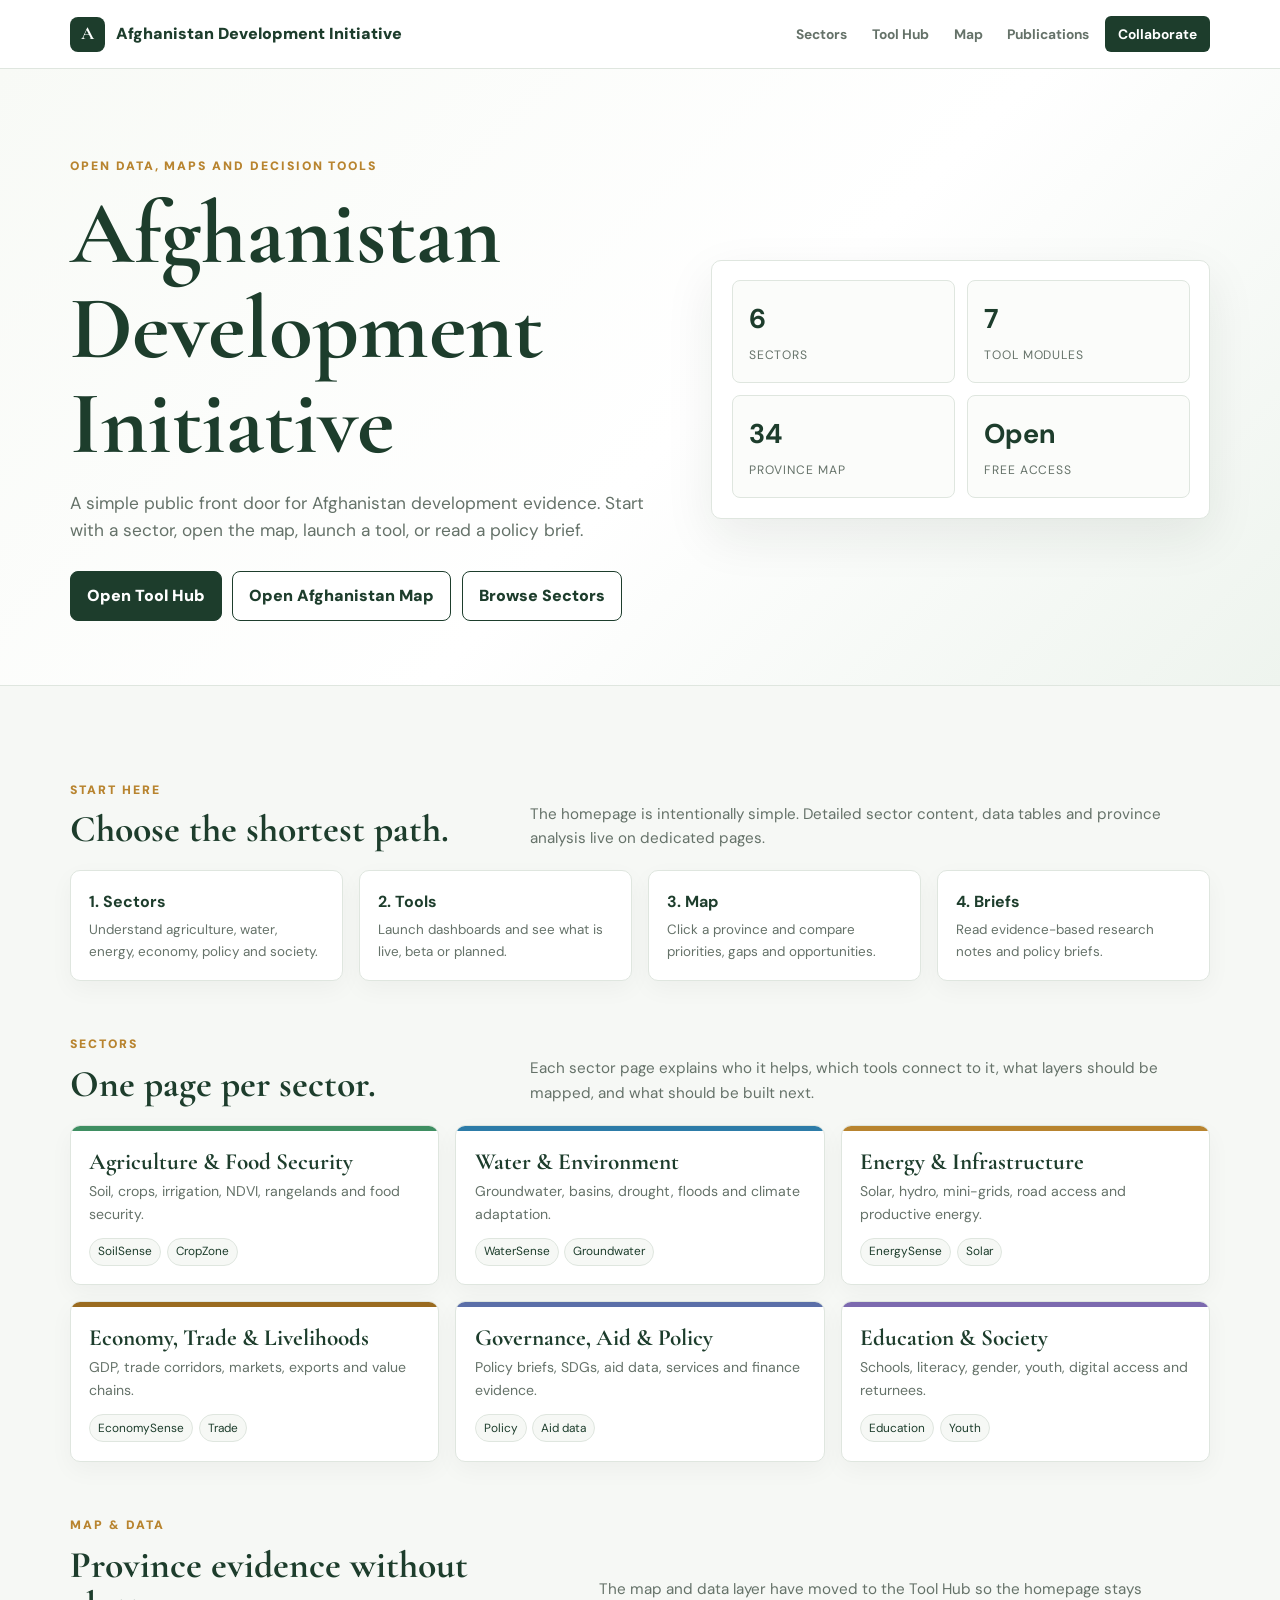
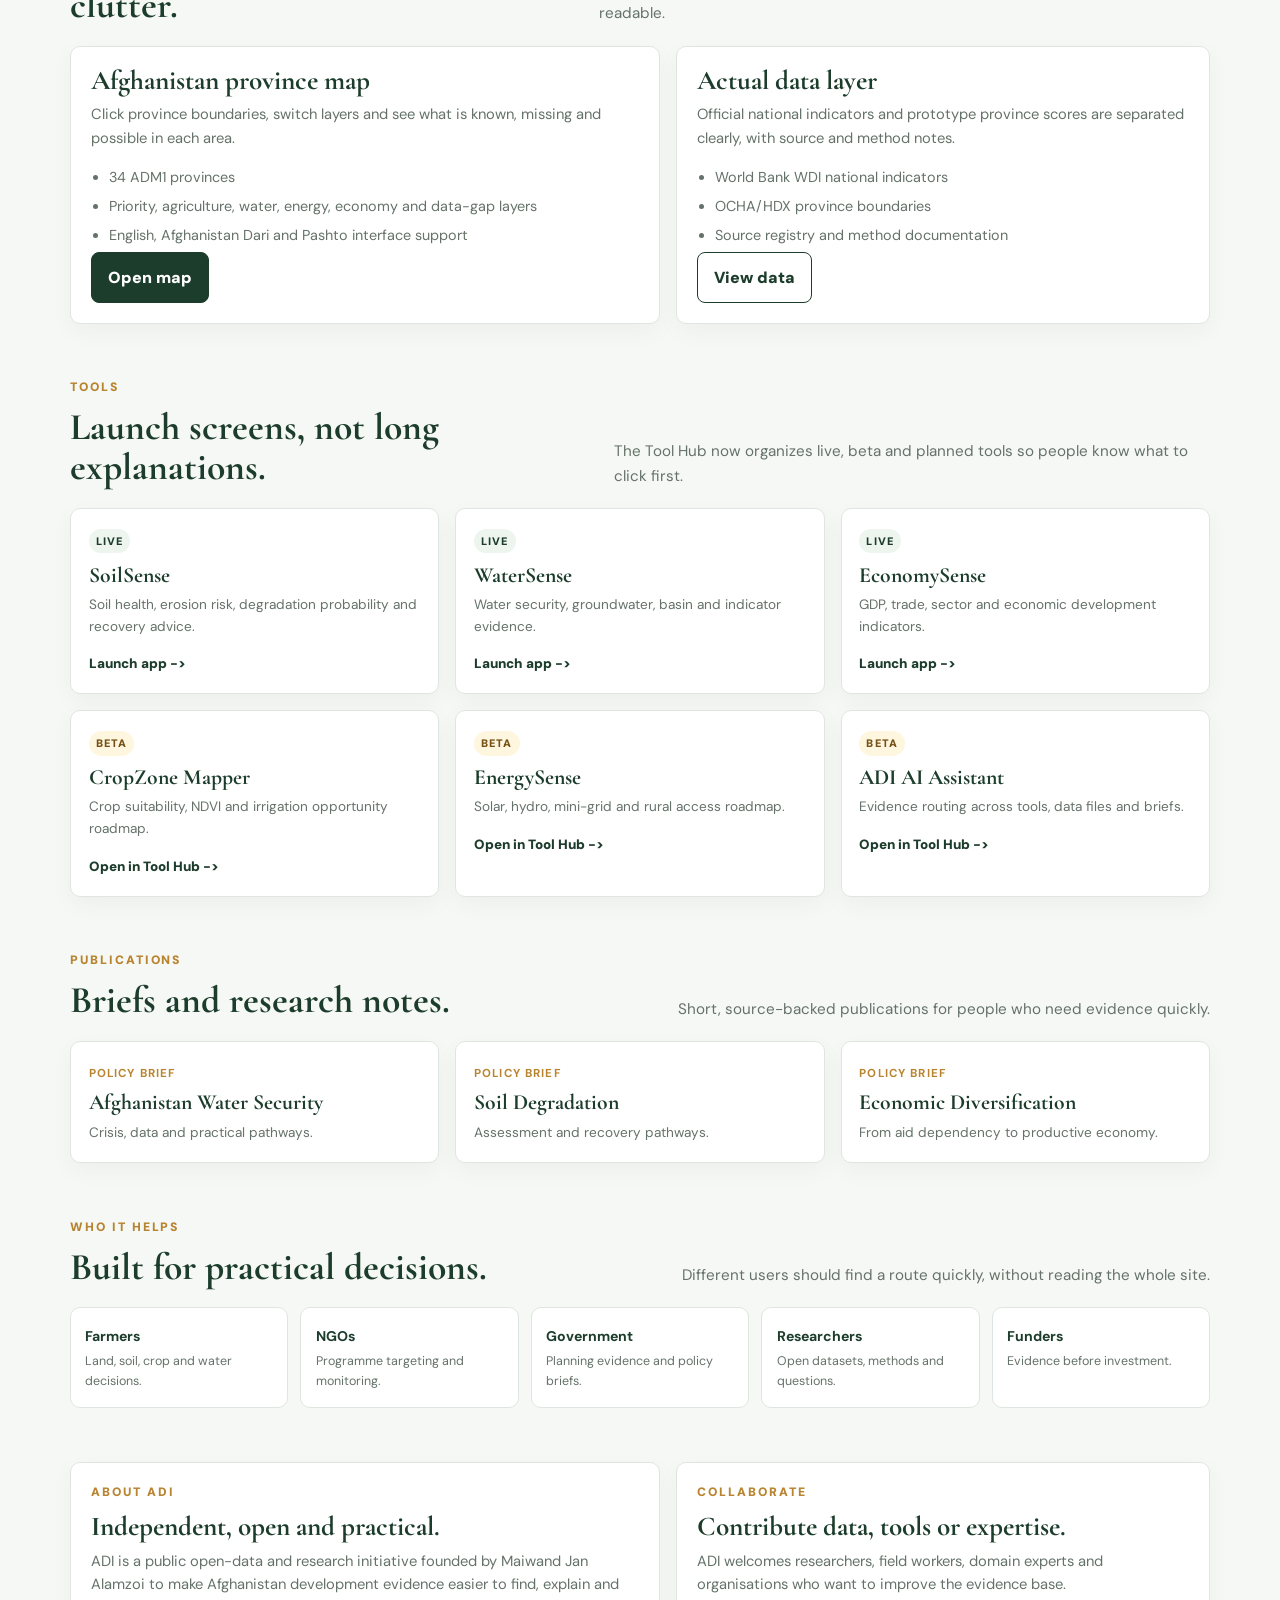
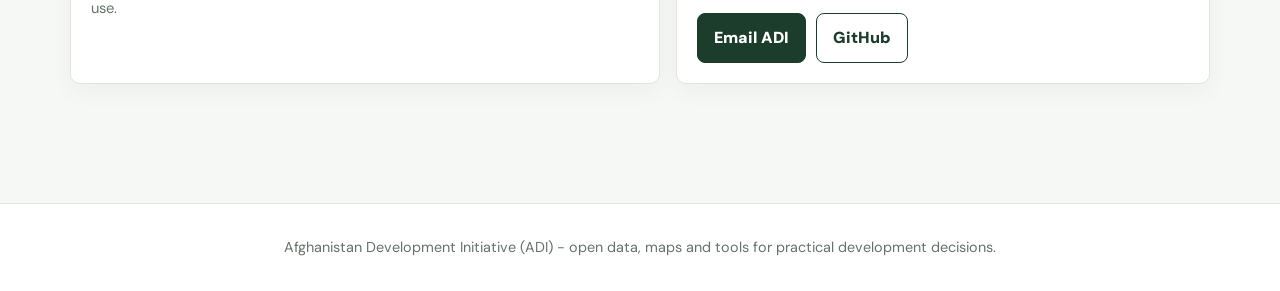
<file: index.html>
<!DOCTYPE html>
<html lang="en">
<head>
<meta charset="UTF-8">
<meta name="viewport" content="width=device-width, initial-scale=1.0">
<title>Afghanistan Development Initiative (ADI)</title>
<meta name="description" content="Afghanistan Development Initiative is an open data, map, research and decision-tool hub for Afghanistan development planning.">
<link href="https://fonts.googleapis.com/css2?family=Cormorant+Garamond:wght@500;600;700&family=DM+Sans:wght@400;500;600;700&display=swap" rel="stylesheet">
<style>
:root{--green:#1d3d2c;--green2:#2f6b4f;--gold:#b8842f;--ink:#17231d;--muted:#657269;--line:#dfe6df;--soft:#f6f8f5;--white:#fff;--shadow:0 18px 50px rgba(24,34,29,.08)}
*{box-sizing:border-box;margin:0;padding:0}
html{scroll-behavior:smooth}
body{font-family:'DM Sans',Arial,sans-serif;background:var(--soft);color:var(--ink);line-height:1.6}
a{color:inherit}
.top{position:sticky;top:0;z-index:20;background:rgba(255,255,255,.94);backdrop-filter:blur(16px);border-bottom:1px solid var(--line)}
.nav{max-width:1180px;margin:auto;display:flex;align-items:center;justify-content:space-between;gap:1rem;padding:1rem 1.25rem}
.brand{display:flex;align-items:center;gap:.7rem;text-decoration:none;color:var(--green);font-weight:900}
.mark{width:2.2rem;height:2.2rem;border-radius:8px;background:var(--green);color:#fff;display:flex;align-items:center;justify-content:center;font-family:'Cormorant Garamond',serif;font-size:1.15rem}
.links{display:flex;gap:.45rem;flex-wrap:wrap;align-items:center}
.links a{font-size:.86rem;text-decoration:none;color:var(--muted);font-weight:700;padding:.35rem .55rem;border-radius:6px}
.links a:hover{background:#eef4ee;color:var(--green)}
.cta{background:var(--green)!important;color:#fff!important;padding:.45rem .8rem!important}
.hero{border-bottom:1px solid var(--line);background:linear-gradient(135deg,#f8faf6 0%,#fff 55%,#eef4ee 100%)}
.hero-inner{max-width:1180px;margin:auto;padding:5.5rem 1.25rem 4rem;display:grid;grid-template-columns:1.1fr .9fr;gap:2rem;align-items:center}
.eyebrow{font-size:.76rem;text-transform:uppercase;letter-spacing:.16em;color:var(--gold);font-weight:900;margin-bottom:.65rem}
h1,h2,h3{font-family:'Cormorant Garamond',serif;color:var(--green);line-height:1.06}
h1{font-size:clamp(2.9rem,7vw,5.8rem);max-width:850px}
.lead{color:var(--muted);font-size:1.08rem;max-width:720px;margin:1.1rem 0 1.6rem}
.actions{display:flex;gap:.65rem;flex-wrap:wrap}
.btn{display:inline-flex;align-items:center;justify-content:center;text-decoration:none;border:1px solid var(--green);border-radius:8px;padding:.72rem 1rem;font-weight:900;color:var(--green);background:#fff}
.btn.primary{background:var(--green);color:#fff}
.hero-panel{background:#fff;border:1px solid var(--line);border-radius:10px;padding:1.2rem;box-shadow:var(--shadow)}
.stat-grid{display:grid;grid-template-columns:1fr 1fr;gap:.75rem}
.stat{border:1px solid var(--line);border-radius:8px;background:#fbfcfa;padding:1rem}
.stat b{display:block;color:var(--green);font-size:1.7rem}
.stat span{font-size:.76rem;color:var(--muted);text-transform:uppercase;letter-spacing:.08em}
main{max-width:1180px;margin:auto;padding:2.5rem 1.25rem 4rem}
section{margin-bottom:3.4rem}
.section-head{display:flex;justify-content:space-between;align-items:end;gap:1rem;margin-bottom:1.25rem}
h2{font-size:2.35rem}.small{color:var(--muted);font-size:.95rem;max-width:680px}
.route-grid{display:grid;grid-template-columns:repeat(4,1fr);gap:1rem}
.route{background:#fff;border:1px solid var(--line);border-radius:10px;padding:1.1rem;text-decoration:none;box-shadow:0 8px 24px rgba(24,34,29,.04);transition:transform .18s,border-color .18s}
.route:hover{transform:translateY(-3px);border-color:#a9cdb8}
.route b{display:block;color:var(--green);font-size:1rem;margin-bottom:.3rem}
.route span{display:block;color:var(--muted);font-size:.84rem}
.sector-grid{display:grid;grid-template-columns:repeat(3,1fr);gap:1rem}
.sector{position:relative;background:#fff;border:1px solid var(--line);border-radius:10px;padding:1.15rem;text-decoration:none;overflow:hidden;box-shadow:0 8px 24px rgba(24,34,29,.04)}
.sector::before{content:'';position:absolute;inset:0 0 auto;height:5px;background:var(--accent,var(--green2))}
.sector h3{font-size:1.45rem;margin:.35rem 0}.sector p{color:var(--muted);font-size:.88rem}
.chips{display:flex;flex-wrap:wrap;gap:.35rem;margin-top:.8rem}
.chip{font-size:.74rem;color:var(--green);background:#f6f8f5;border:1px solid var(--line);border-radius:999px;padding:.22rem .5rem}
.split{display:grid;grid-template-columns:1.05fr .95fr;gap:1rem;align-items:stretch}
.panel{background:#fff;border:1px solid var(--line);border-radius:10px;padding:1.25rem;box-shadow:0 8px 24px rgba(24,34,29,.04)}
.panel h3{font-size:1.7rem;margin-bottom:.5rem}.panel p{color:var(--muted);font-size:.92rem;margin-bottom:1rem}
.panel ul{padding-left:1.1rem;color:var(--muted);font-size:.9rem}.panel li{margin:.35rem 0}
.tools{display:grid;grid-template-columns:repeat(3,1fr);gap:1rem}
.tool{background:#fff;border:1px solid var(--line);border-radius:10px;padding:1.1rem;box-shadow:0 8px 24px rgba(24,34,29,.04)}
.tool-status{display:inline-flex;font-size:.68rem;font-weight:900;letter-spacing:.1em;text-transform:uppercase;border-radius:999px;padding:.22rem .45rem;margin-bottom:.65rem;background:#edf5ee;color:var(--green)}
.tool-status.beta{background:#fff6df;color:#755117}.tool h3{font-size:1.35rem}.tool p{color:var(--muted);font-size:.85rem;margin:.45rem 0 .8rem}.tool a{font-size:.84rem;font-weight:900;text-decoration:none;color:var(--green)}
.pub-grid{display:grid;grid-template-columns:repeat(3,1fr);gap:1rem}
.pub{background:#fff;border:1px solid var(--line);border-radius:10px;padding:1.1rem;text-decoration:none;box-shadow:0 8px 24px rgba(24,34,29,.04)}
.pub b{font-size:.72rem;text-transform:uppercase;letter-spacing:.1em;color:var(--gold)}.pub h3{font-size:1.35rem;margin:.35rem 0}.pub span{color:var(--muted);font-size:.85rem}
.audiences{display:grid;grid-template-columns:repeat(5,1fr);gap:.75rem}
.audience{background:#fff;border:1px solid var(--line);border-radius:10px;padding:.9rem}
.audience b{color:var(--green);font-size:.88rem}.audience span{display:block;color:var(--muted);font-size:.78rem;margin-top:.25rem}
.footer{border-top:1px solid var(--line);background:#fff;padding:2rem 1.25rem;text-align:center;color:var(--muted);font-size:.9rem}
@media(max-width:950px){.hero-inner,.split{grid-template-columns:1fr}.route-grid,.sector-grid,.tools,.pub-grid,.audiences{grid-template-columns:1fr 1fr}.links{display:none}}
@media(max-width:640px){.route-grid,.sector-grid,.tools,.pub-grid,.audiences,.stat-grid{grid-template-columns:1fr}.hero-inner{padding-top:4rem}main{padding-top:1.5rem}}
</style>
</head>
<body>
<header class="top">
  <div class="nav">
    <a href="./" class="brand"><span class="mark">A</span><span>Afghanistan Development Initiative</span></a>
    <nav class="links">
      <a href="#sectors">Sectors</a>
      <a href="tools/">Tool Hub</a>
      <a href="tools/#map">Map</a>
      <a href="#publications">Publications</a>
      <a href="#contact" class="cta">Collaborate</a>
    </nav>
  </div>
</header>

<section class="hero">
  <div class="hero-inner">
    <div>
      <div class="eyebrow">Open data, maps and decision tools</div>
      <h1>Afghanistan Development Initiative</h1>
      <p class="lead">A simple public front door for Afghanistan development evidence. Start with a sector, open the map, launch a tool, or read a policy brief.</p>
      <div class="actions">
        <a class="btn primary" href="tools/">Open Tool Hub</a>
        <a class="btn" href="tools/#map">Open Afghanistan Map</a>
        <a class="btn" href="sectors/">Browse Sectors</a>
      </div>
    </div>
    <aside class="hero-panel">
      <div class="stat-grid">
        <div class="stat"><b>6</b><span>Sectors</span></div>
        <div class="stat"><b>7</b><span>Tool modules</span></div>
        <div class="stat"><b>34</b><span>Province map</span></div>
        <div class="stat"><b>Open</b><span>Free access</span></div>
      </div>
    </aside>
  </div>
</section>

<main>
  <section>
    <div class="section-head">
      <div><div class="eyebrow">Start Here</div><h2>Choose the shortest path.</h2></div>
      <p class="small">The homepage is intentionally simple. Detailed sector content, data tables and province analysis live on dedicated pages.</p>
    </div>
    <div class="route-grid">
      <a class="route" href="sectors/"><b>1. Sectors</b><span>Understand agriculture, water, energy, economy, policy and society.</span></a>
      <a class="route" href="tools/"><b>2. Tools</b><span>Launch dashboards and see what is live, beta or planned.</span></a>
      <a class="route" href="tools/#map"><b>3. Map</b><span>Click a province and compare priorities, gaps and opportunities.</span></a>
      <a class="route" href="#publications"><b>4. Briefs</b><span>Read evidence-based research notes and policy briefs.</span></a>
    </div>
  </section>

  <section id="sectors">
    <div class="section-head">
      <div><div class="eyebrow">Sectors</div><h2>One page per sector.</h2></div>
      <p class="small">Each sector page explains who it helps, which tools connect to it, what layers should be mapped, and what should be built next.</p>
    </div>
    <div class="sector-grid">
      <a class="sector" href="sectors/agriculture-food-security.html" style="--accent:#3f8f62"><h3>Agriculture & Food Security</h3><p>Soil, crops, irrigation, NDVI, rangelands and food security.</p><div class="chips"><span class="chip">SoilSense</span><span class="chip">CropZone</span></div></a>
      <a class="sector" href="sectors/water-environment.html" style="--accent:#2d7ca8"><h3>Water & Environment</h3><p>Groundwater, basins, drought, floods and climate adaptation.</p><div class="chips"><span class="chip">WaterSense</span><span class="chip">Groundwater</span></div></a>
      <a class="sector" href="sectors/energy-infrastructure.html" style="--accent:#b8842f"><h3>Energy & Infrastructure</h3><p>Solar, hydro, mini-grids, road access and productive energy.</p><div class="chips"><span class="chip">EnergySense</span><span class="chip">Solar</span></div></a>
      <a class="sector" href="sectors/economy-trade-livelihoods.html" style="--accent:#9a6b20"><h3>Economy, Trade & Livelihoods</h3><p>GDP, trade corridors, markets, exports and value chains.</p><div class="chips"><span class="chip">EconomySense</span><span class="chip">Trade</span></div></a>
      <a class="sector" href="sectors/governance-aid-policy.html" style="--accent:#5b6fa8"><h3>Governance, Aid & Policy</h3><p>Policy briefs, SDGs, aid data, services and finance evidence.</p><div class="chips"><span class="chip">Policy</span><span class="chip">Aid data</span></div></a>
      <a class="sector" href="sectors/education-society.html" style="--accent:#7c6aaf"><h3>Education & Society</h3><p>Schools, literacy, gender, youth, digital access and returnees.</p><div class="chips"><span class="chip">Education</span><span class="chip">Youth</span></div></a>
    </div>
  </section>

  <section>
    <div class="section-head">
      <div><div class="eyebrow">Map & Data</div><h2>Province evidence without clutter.</h2></div>
      <p class="small">The map and data layer have moved to the Tool Hub so the homepage stays readable.</p>
    </div>
    <div class="split">
      <article class="panel">
        <h3>Afghanistan province map</h3>
        <p>Click province boundaries, switch layers and see what is known, missing and possible in each area.</p>
        <ul><li>34 ADM1 provinces</li><li>Priority, agriculture, water, energy, economy and data-gap layers</li><li>English, Afghanistan Dari and Pashto interface support</li></ul>
        <div class="actions"><a class="btn primary" href="tools/#map">Open map</a></div>
      </article>
      <article class="panel">
        <h3>Actual data layer</h3>
        <p>Official national indicators and prototype province scores are separated clearly, with source and method notes.</p>
        <ul><li>World Bank WDI national indicators</li><li>OCHA/HDX province boundaries</li><li>Source registry and method documentation</li></ul>
        <div class="actions"><a class="btn" href="tools/#data">View data</a></div>
      </article>
    </div>
  </section>

  <section>
    <div class="section-head">
      <div><div class="eyebrow">Tools</div><h2>Launch screens, not long explanations.</h2></div>
      <p class="small">The Tool Hub now organizes live, beta and planned tools so people know what to click first.</p>
    </div>
    <div class="tools">
      <article class="tool"><span class="tool-status">Live</span><h3>SoilSense</h3><p>Soil health, erosion risk, degradation probability and recovery advice.</p><a href="https://soilsense-npwqirrz7pqkrtq5eidw4v.streamlit.app">Launch app -></a></article>
      <article class="tool"><span class="tool-status">Live</span><h3>WaterSense</h3><p>Water security, groundwater, basin and indicator evidence.</p><a href="https://watersense-zgfumfyhmdeghxyww3hjyj.streamlit.app">Launch app -></a></article>
      <article class="tool"><span class="tool-status">Live</span><h3>EconomySense</h3><p>GDP, trade, sector and economic development indicators.</p><a href="https://economysense-qbgckhbvnoyqywuxbmi7hs.streamlit.app">Launch app -></a></article>
      <article class="tool"><span class="tool-status beta">Beta</span><h3>CropZone Mapper</h3><p>Crop suitability, NDVI and irrigation opportunity roadmap.</p><a href="tools/">Open in Tool Hub -></a></article>
      <article class="tool"><span class="tool-status beta">Beta</span><h3>EnergySense</h3><p>Solar, hydro, mini-grid and rural access roadmap.</p><a href="tools/">Open in Tool Hub -></a></article>
      <article class="tool"><span class="tool-status beta">Beta</span><h3>ADI AI Assistant</h3><p>Evidence routing across tools, data files and briefs.</p><a href="tools/">Open in Tool Hub -></a></article>
    </div>
  </section>

  <section id="publications">
    <div class="section-head">
      <div><div class="eyebrow">Publications</div><h2>Briefs and research notes.</h2></div>
      <p class="small">Short, source-backed publications for people who need evidence quickly.</p>
    </div>
    <div class="pub-grid">
      <a class="pub" href="publications/policy_brief_01_water_security.html"><b>Policy brief</b><h3>Afghanistan Water Security</h3><span>Crisis, data and practical pathways.</span></a>
      <a class="pub" href="publications/policy_brief_02_soil_degradation.html"><b>Policy brief</b><h3>Soil Degradation</h3><span>Assessment and recovery pathways.</span></a>
      <a class="pub" href="publications/policy_brief_03_economic_diversification.html"><b>Policy brief</b><h3>Economic Diversification</h3><span>From aid dependency to productive economy.</span></a>
    </div>
  </section>

  <section>
    <div class="section-head">
      <div><div class="eyebrow">Who It Helps</div><h2>Built for practical decisions.</h2></div>
      <p class="small">Different users should find a route quickly, without reading the whole site.</p>
    </div>
    <div class="audiences">
      <div class="audience"><b>Farmers</b><span>Land, soil, crop and water decisions.</span></div>
      <div class="audience"><b>NGOs</b><span>Programme targeting and monitoring.</span></div>
      <div class="audience"><b>Government</b><span>Planning evidence and policy briefs.</span></div>
      <div class="audience"><b>Researchers</b><span>Open datasets, methods and questions.</span></div>
      <div class="audience"><b>Funders</b><span>Evidence before investment.</span></div>
    </div>
  </section>

  <section id="contact">
    <div class="split">
      <article class="panel">
        <div class="eyebrow">About ADI</div>
        <h3>Independent, open and practical.</h3>
        <p>ADI is a public open-data and research initiative founded by Maiwand Jan Alamzoi to make Afghanistan development evidence easier to find, explain and use.</p>
      </article>
      <article class="panel">
        <div class="eyebrow">Collaborate</div>
        <h3>Contribute data, tools or expertise.</h3>
        <p>ADI welcomes researchers, field workers, domain experts and organisations who want to improve the evidence base.</p>
        <div class="actions"><a class="btn primary" href="mailto:m.alamzoi123@gmail.com">Email ADI</a><a class="btn" href="https://github.com/afghanistan-development-initiative">GitHub</a></div>
      </article>
    </div>
  </section>
</main>

<footer class="footer">Afghanistan Development Initiative (ADI) - open data, maps and tools for practical development decisions.</footer>
</body>
</html>
</file>
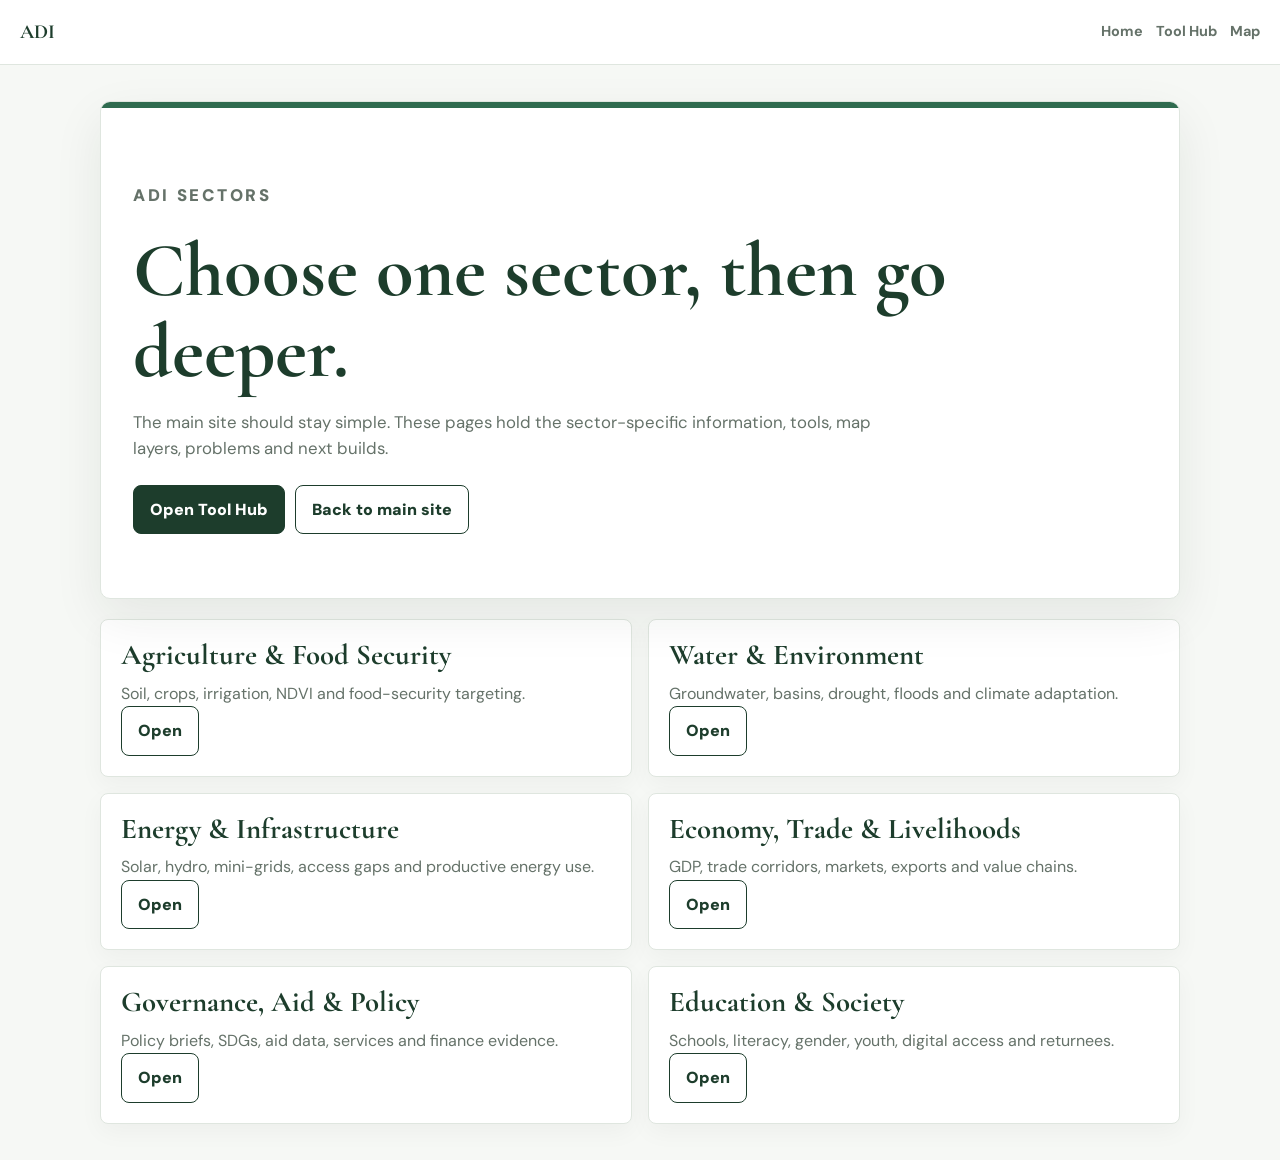
<file: sectors/index.html>
<!DOCTYPE html>
<html lang="en">
<head>
<meta charset="UTF-8">
<meta name="viewport" content="width=device-width, initial-scale=1.0">
<title>ADI Sector Pages</title>
<link href="https://fonts.googleapis.com/css2?family=Cormorant+Garamond:wght@500;600;700&family=DM+Sans:wght@400;500;700&display=swap" rel="stylesheet">
<link rel="stylesheet" href="sector.css">
</head>
<body>
<header class="top"><a href="../" class="brand">ADI</a><nav><a href="../">Home</a><a href="../tools/">Tool Hub</a><a href="../tools/#map">Map</a></nav></header>
<main>
<section class="hero"><p class="eyebrow">ADI sectors</p><h1>Choose one sector, then go deeper.</h1><p>The main site should stay simple. These pages hold the sector-specific information, tools, map layers, problems and next builds.</p><div class="actions"><a href="../tools/" class="btn primary">Open Tool Hub</a><a href="../" class="btn">Back to main site</a></div></section>
<section class="grid">
<article><h2>Agriculture & Food Security</h2><p>Soil, crops, irrigation, NDVI and food-security targeting.</p><a class="btn" href="agriculture-food-security.html">Open</a></article>
<article><h2>Water & Environment</h2><p>Groundwater, basins, drought, floods and climate adaptation.</p><a class="btn" href="water-environment.html">Open</a></article>
<article><h2>Energy & Infrastructure</h2><p>Solar, hydro, mini-grids, access gaps and productive energy use.</p><a class="btn" href="energy-infrastructure.html">Open</a></article>
<article><h2>Economy, Trade & Livelihoods</h2><p>GDP, trade corridors, markets, exports and value chains.</p><a class="btn" href="economy-trade-livelihoods.html">Open</a></article>
<article><h2>Governance, Aid & Policy</h2><p>Policy briefs, SDGs, aid data, services and finance evidence.</p><a class="btn" href="governance-aid-policy.html">Open</a></article>
<article><h2>Education & Society</h2><p>Schools, literacy, gender, youth, digital access and returnees.</p><a class="btn" href="education-society.html">Open</a></article>
</section>
</main>
</body>
</html>
</file>
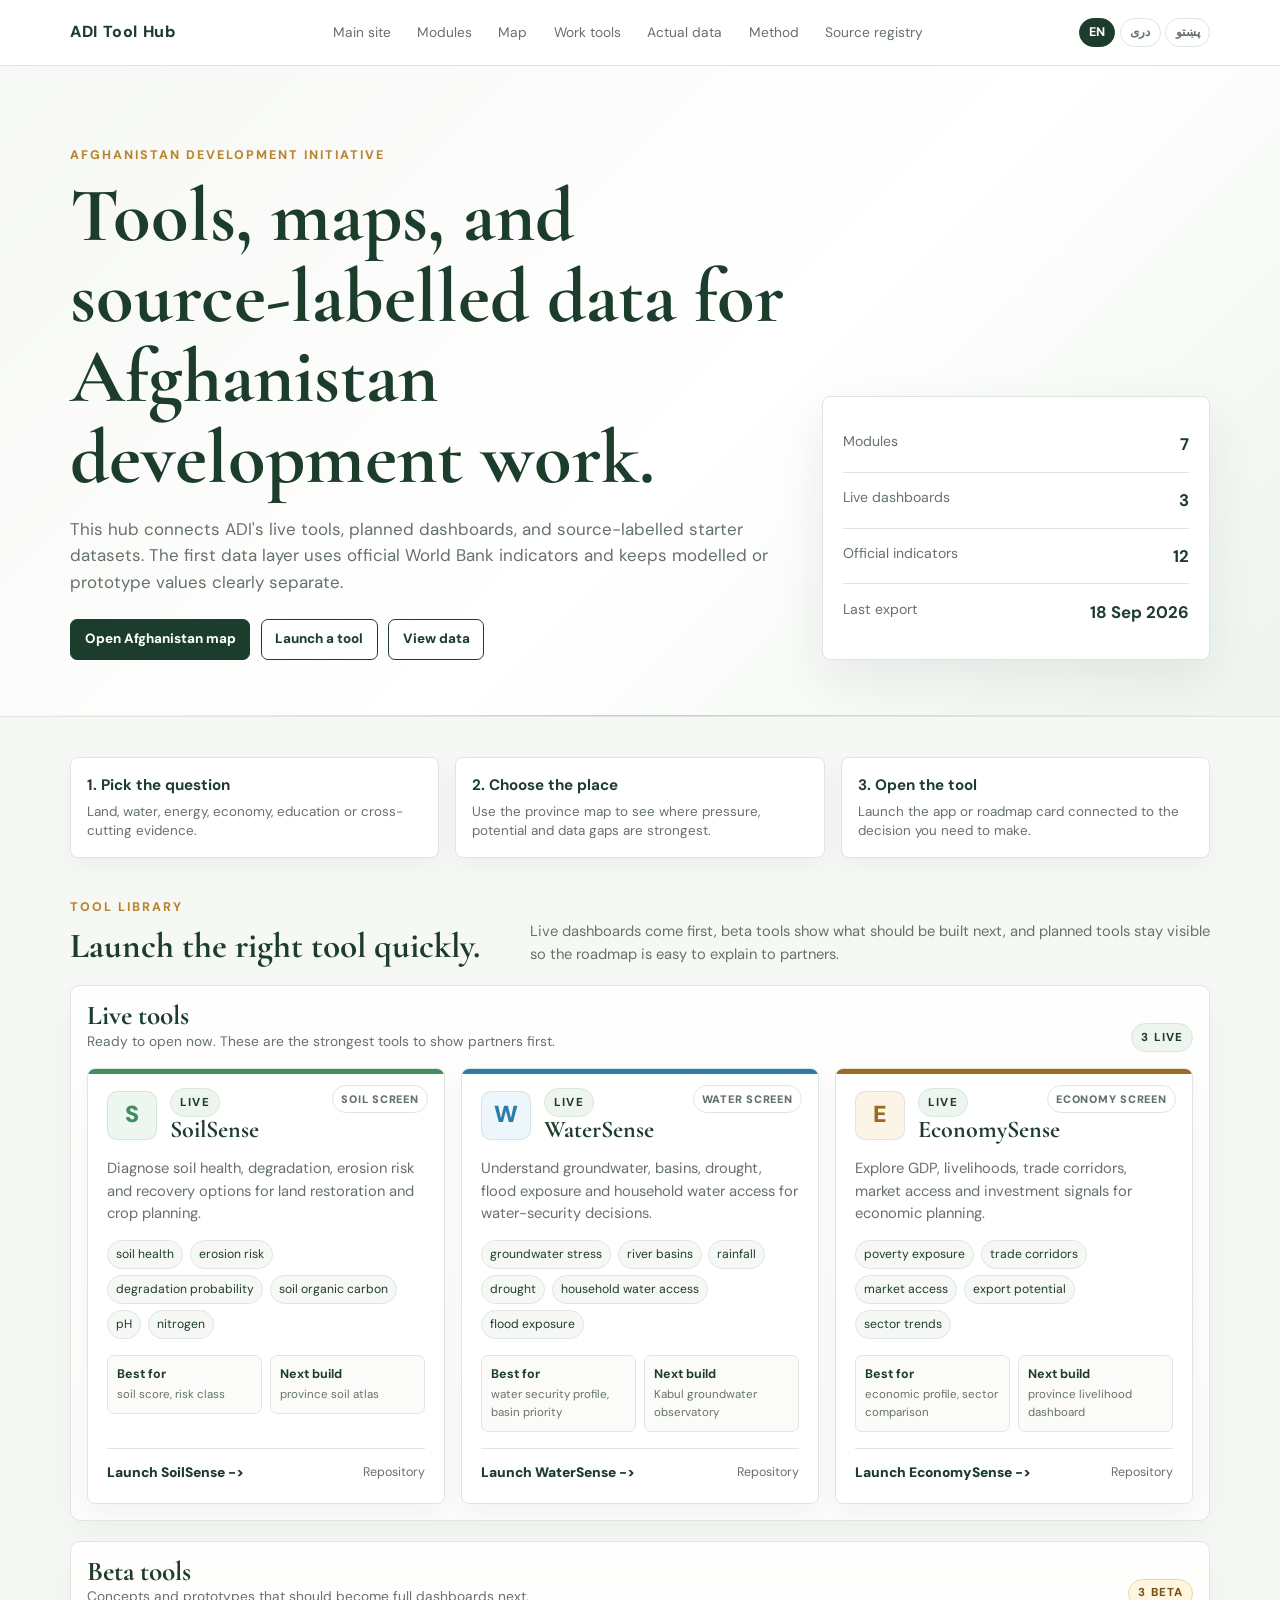
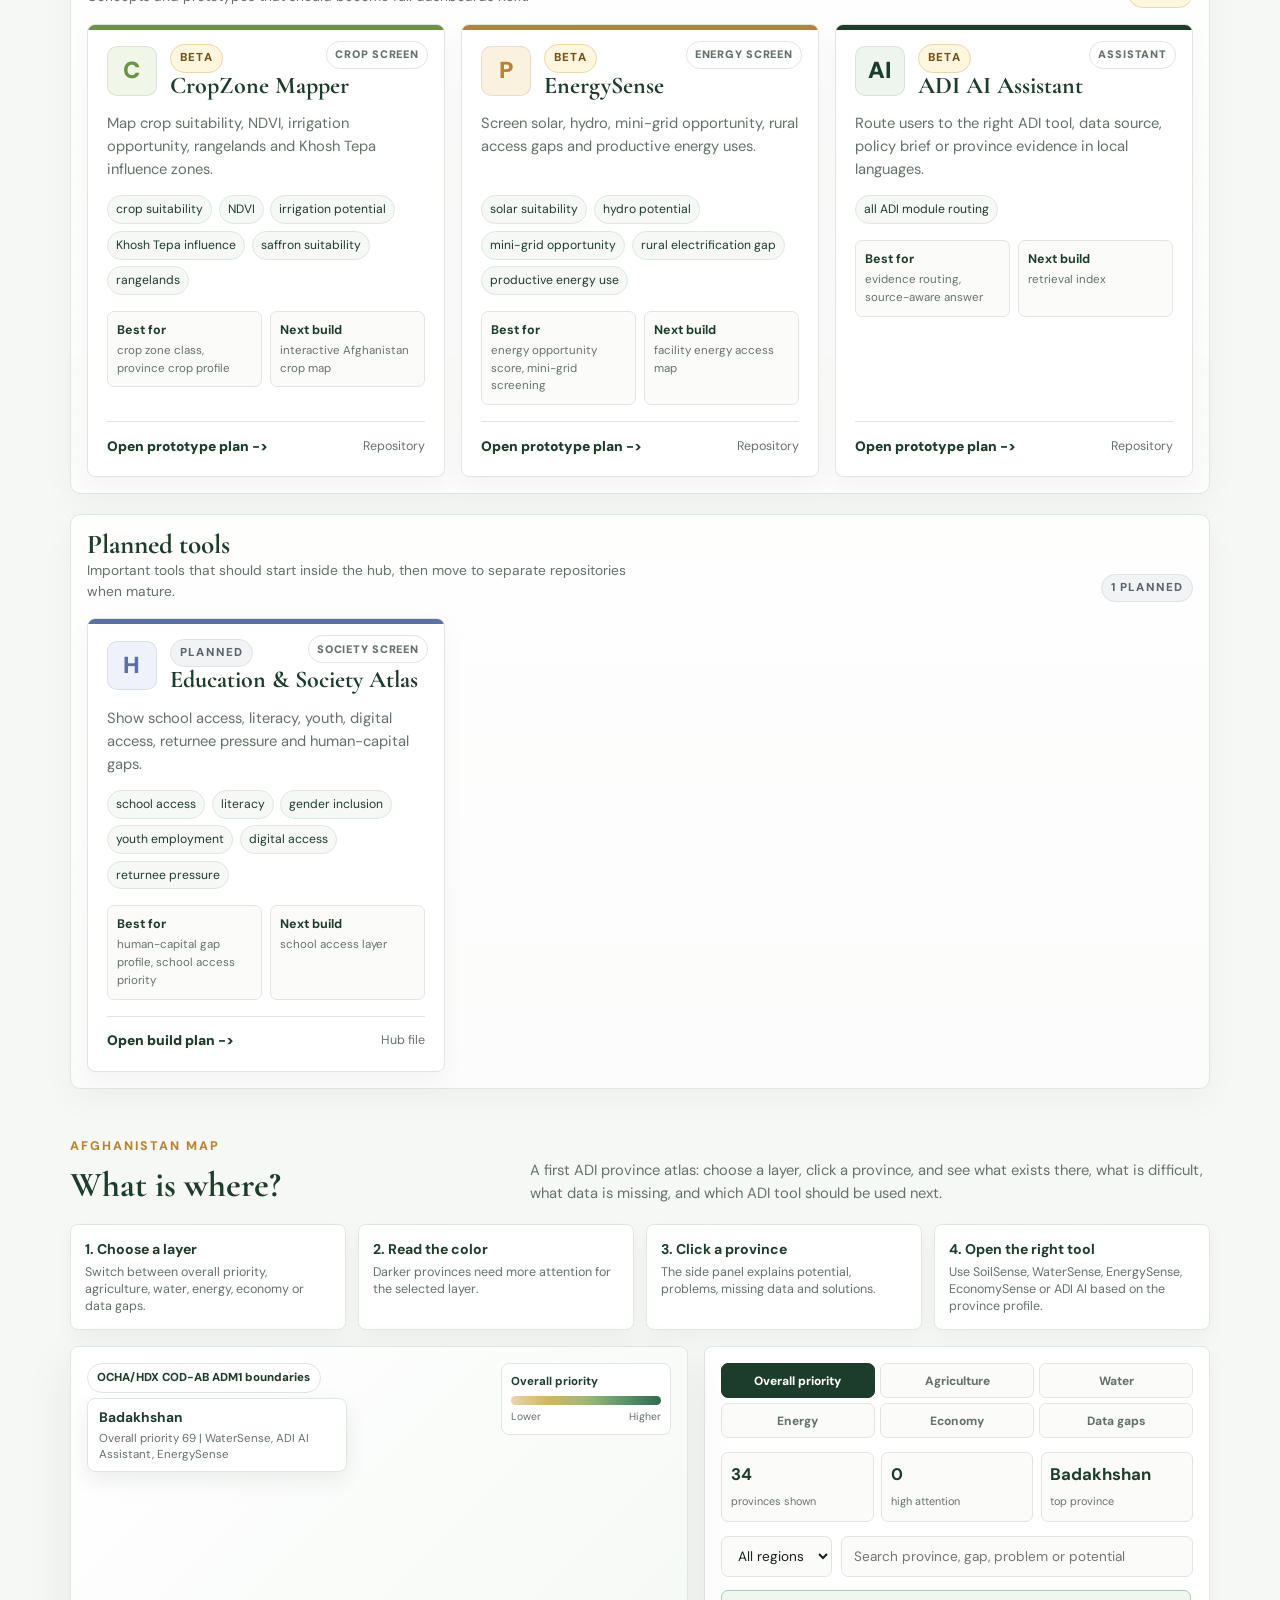
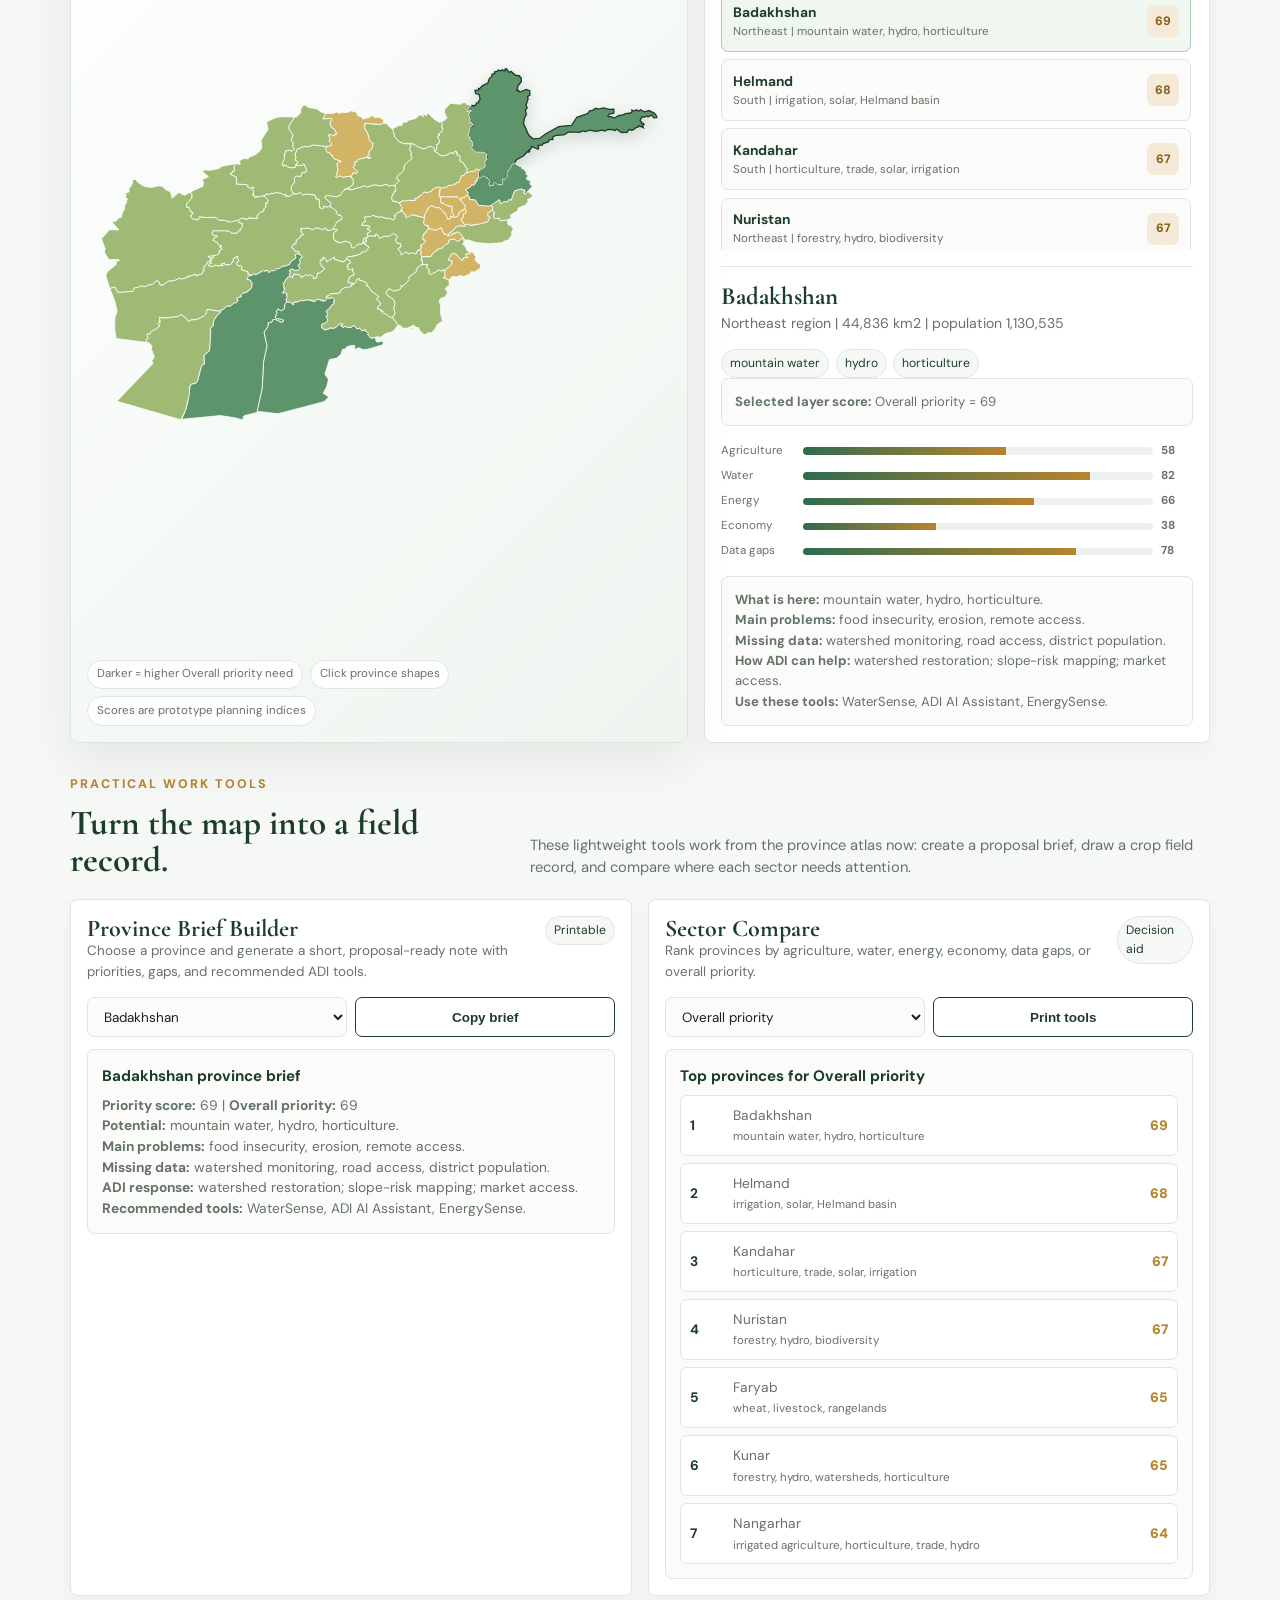
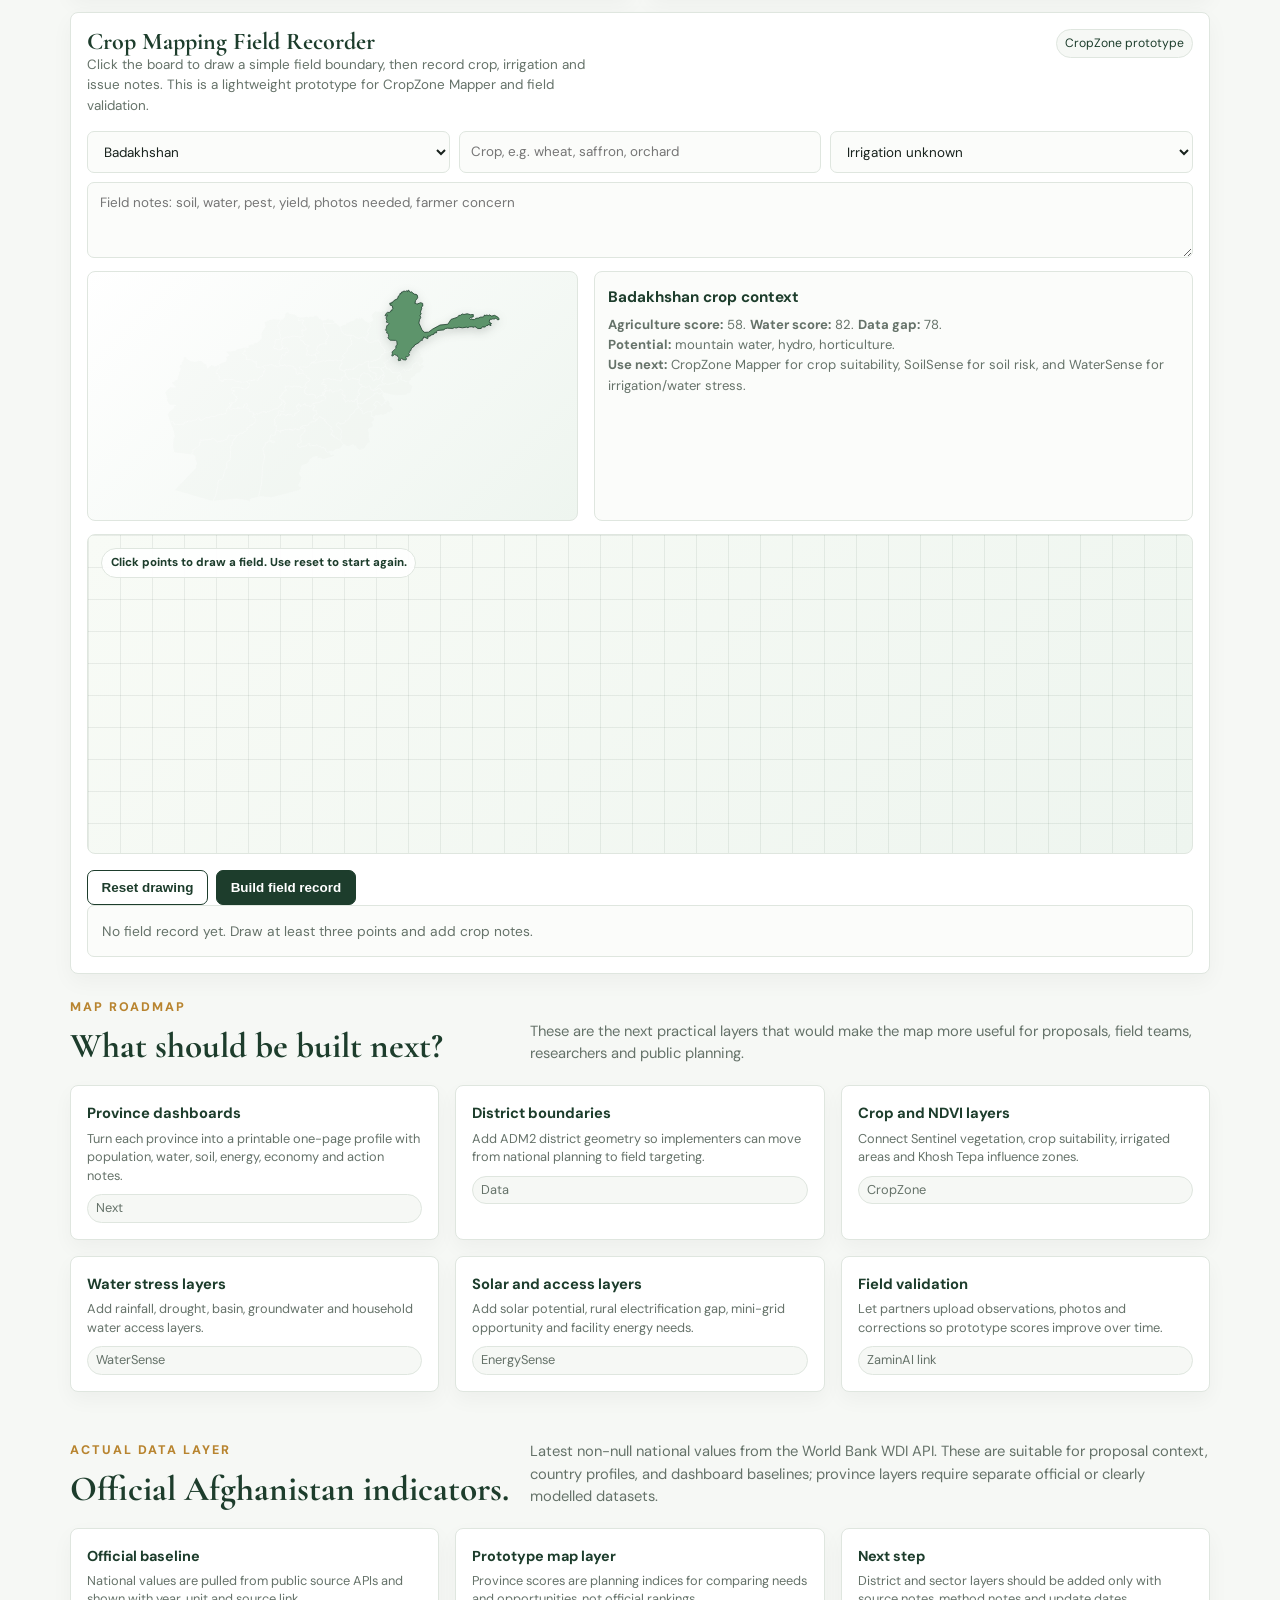
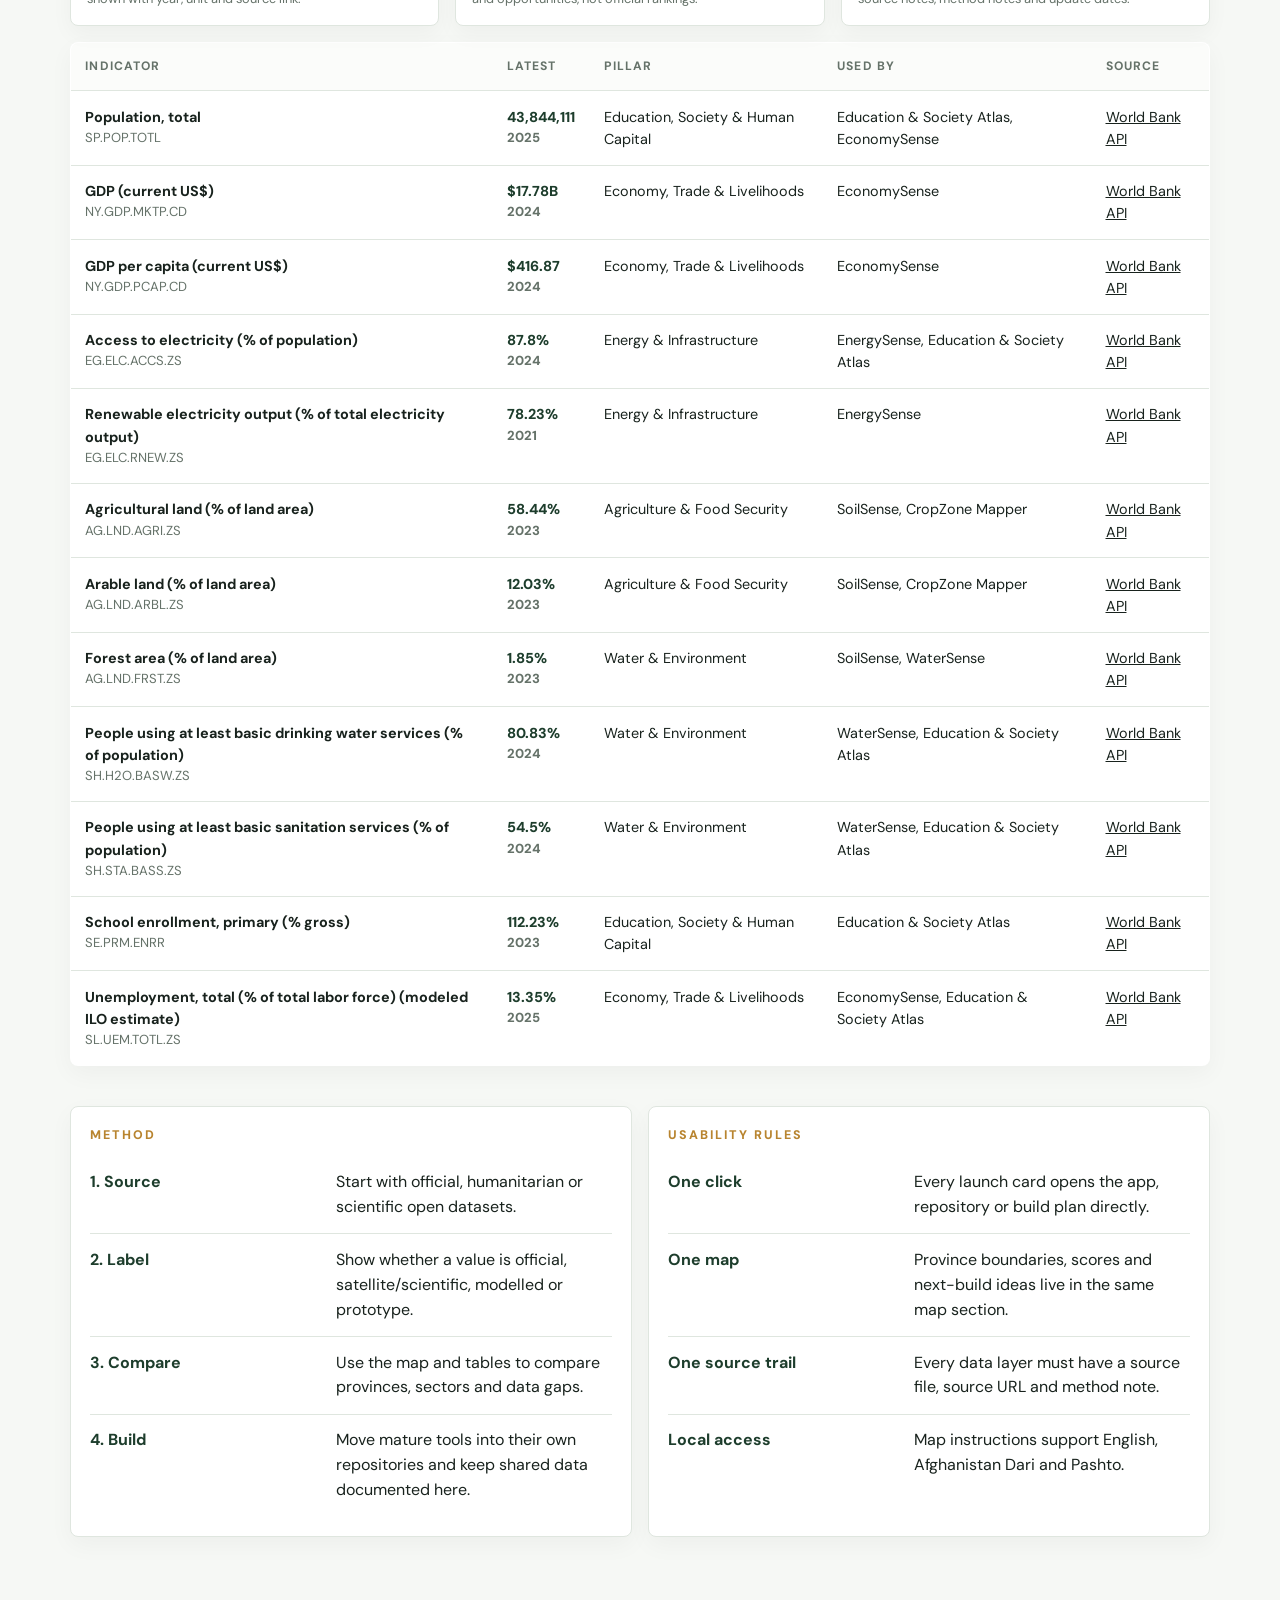
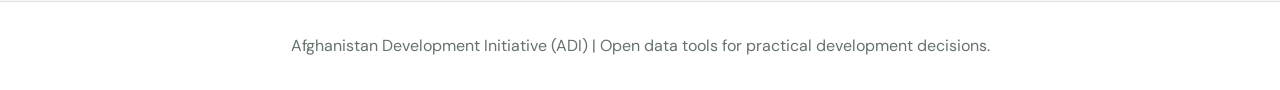
<file: tools/index.html>
<!DOCTYPE html>
<html lang="en">
<head>
  <meta charset="UTF-8">
  <meta name="viewport" content="width=device-width, initial-scale=1.0">
  <title>ADI Tool Hub | Afghanistan Development Initiative</title>
  <meta name="description" content="Source-labelled ADI tools and starter datasets for Afghanistan development analysis.">
  <link href="https://fonts.googleapis.com/css2?family=Cormorant+Garamond:wght@500;600;700&family=DM+Sans:wght@400;500;600;700&display=swap" rel="stylesheet">
  <style>
    :root{--green:#1d3d2c;--green-2:#2f6b4f;--gold:#b8842f;--ink:#18221d;--muted:#657269;--line:#dfe6df;--soft:#f6f8f5;--white:#fff;--shadow:0 18px 50px rgba(24,34,29,.08)}
    *{box-sizing:border-box;margin:0;padding:0}
    body{font-family:'DM Sans',Arial,sans-serif;background:var(--soft);color:var(--ink);line-height:1.55}
    a{color:inherit}
    .top{position:sticky;top:0;z-index:5;background:rgba(255,255,255,.94);backdrop-filter:blur(16px);border-bottom:1px solid var(--line)}
    .nav{max-width:1180px;margin:auto;display:flex;align-items:center;justify-content:space-between;padding:1rem 1.25rem;gap:1rem}
    .brand{font-weight:800;color:var(--green);text-decoration:none;letter-spacing:.04em}
    .navlinks{display:flex;gap:.55rem;flex-wrap:wrap}
    .navlinks a{font-size:.86rem;text-decoration:none;color:var(--muted);padding:.35rem .55rem;border-radius:6px}
    .navlinks a:hover{background:var(--soft);color:var(--green)}
    .lang-switch{display:flex;gap:.3rem;flex-wrap:wrap}
    .lang-btn{border:1px solid var(--line);background:#fff;border-radius:999px;padding:.34rem .58rem;color:var(--muted);font-family:inherit;font-size:.78rem;font-weight:800;cursor:pointer}
    .lang-btn.active{background:var(--green);border-color:var(--green);color:#fff}
    body.rtl{direction:rtl}
    body.rtl .nav,body.rtl .hero-in,body.rtl .section-head,body.rtl .map-shell,body.rtl .work-tools,body.rtl .tool-calc{direction:rtl}
    body.rtl th,body.rtl td{text-align:right}
    .hero{background:linear-gradient(135deg,#f6f8f5 0%,#fff 56%,#eef4ee 100%);border-bottom:1px solid var(--line);position:relative;overflow:hidden}
    .hero::after{content:'';position:absolute;left:0;right:0;bottom:0;height:1px;background:linear-gradient(90deg,transparent,var(--gold),transparent);opacity:.45}
    .hero-in{max-width:1180px;margin:auto;padding:5rem 1.25rem 3.5rem;display:grid;grid-template-columns:1.3fr .7fr;gap:2rem;align-items:end}
    .eyebrow{font-size:.78rem;text-transform:uppercase;letter-spacing:.16em;color:var(--gold);font-weight:800;margin-bottom:.7rem}
    h1,h2,h3{font-family:'Cormorant Garamond',serif;color:var(--green);line-height:1.05}
    h1{font-size:clamp(2.5rem,6vw,5rem);max-width:850px}
    .lead{margin-top:1.1rem;color:var(--muted);font-size:1.06rem;max-width:760px}
    .hero-actions{display:flex;gap:.65rem;flex-wrap:wrap;margin-top:1.5rem}
    .hero-panel{background:var(--white);border:1px solid var(--line);box-shadow:var(--shadow);border-radius:8px;padding:1.25rem}
    .metric{display:flex;justify-content:space-between;gap:1rem;padding:.9rem 0;border-bottom:1px solid var(--line)}
    .metric:last-child{border-bottom:0}
    .metric span{color:var(--muted);font-size:.88rem}
    .metric strong{color:var(--green);font-size:1.05rem;text-align:right}
    main{max-width:1180px;margin:auto;padding:2.5rem 1.25rem 4rem}
    .section-head{display:flex;justify-content:space-between;gap:1rem;align-items:end;margin:1rem 0 1.25rem}
    h2{font-size:2.2rem}
    .small{color:var(--muted);font-size:.92rem;max-width:680px}
    .grid{display:grid;grid-template-columns:repeat(3,1fr);gap:1rem}
    .quick-grid{display:grid;grid-template-columns:repeat(3,1fr);gap:1rem;margin-bottom:2.5rem}
    .quick-card{background:#fff;border:1px solid var(--line);border-radius:8px;padding:1rem;box-shadow:0 8px 22px rgba(24,34,29,.04)}
    .quick-card b{display:block;color:var(--green);font-size:.95rem;margin-bottom:.25rem}.quick-card span{display:block;color:var(--muted);font-size:.84rem;line-height:1.45}
    .module-stack{display:grid;gap:1.25rem}
    .tool-group{background:linear-gradient(180deg,rgba(255,255,255,.86),rgba(255,255,255,.58));border:1px solid var(--line);border-radius:10px;padding:1rem;box-shadow:0 12px 34px rgba(24,34,29,.035)}
    .tool-group-head{display:flex;justify-content:space-between;gap:1rem;align-items:end;margin-bottom:1rem}
    .tool-group-head h3{font-size:1.7rem}.tool-group-head p{color:var(--muted);font-size:.86rem;max-width:560px}
    .tool-group-grid{display:grid;grid-template-columns:repeat(3,1fr);gap:1rem}
    .card{background:var(--white);border:1px solid var(--line);border-radius:8px;padding:1.2rem;box-shadow:0 8px 24px rgba(24,34,29,.04)}
    .card h3{font-size:1.45rem;margin:.45rem 0}
    .card p{color:var(--muted);font-size:.92rem}
    .tool-card{position:relative;display:flex;flex-direction:column;min-height:315px;text-decoration:none;color:inherit;overflow:hidden;transition:transform .18s,border-color .18s,box-shadow .18s;cursor:pointer}
    .tool-card:hover{transform:translateY(-3px);border-color:#a9cdb8;box-shadow:var(--shadow)}
    .tool-card::before{content:'';position:absolute;inset:0 0 auto;height:5px;background:var(--accent,#2f6b4f)}
    .tool-head{display:flex;align-items:center;gap:.85rem;margin-bottom:.9rem}
    .tool-logo{width:3.1rem;height:3.1rem;border-radius:10px;display:flex;align-items:center;justify-content:center;background:var(--accent-soft,#eef5ef);color:var(--accent,#2f6b4f);font-size:1.45rem;font-weight:900;border:1px solid rgba(29,61,44,.1)}
    .tool-card h3{margin:0;font-size:1.5rem}
    .tool-purpose{color:var(--muted);font-size:.92rem;min-height:4.3rem}
    .tool-meta{display:grid;grid-template-columns:1fr 1fr;gap:.5rem;margin:1rem 0}
    .tool-meta div{background:#fbfcfa;border:1px solid var(--line);border-radius:7px;padding:.55rem}
    .tool-meta b{display:block;color:var(--green);font-size:.78rem}.tool-meta span{display:block;color:var(--muted);font-size:.72rem;margin-top:.12rem}
    .tool-footer{margin-top:auto;display:flex;justify-content:space-between;align-items:center;gap:.75rem;border-top:1px solid var(--line);padding-top:.85rem}
    .tool-open{color:var(--green);font-weight:900;font-size:.86rem}.tool-repo{position:relative;z-index:2;color:var(--muted);font-size:.78rem;text-decoration:none}
    .tool-repo:hover{color:var(--green)}
    .screen-chip{position:absolute;right:1rem;top:1rem;background:rgba(255,255,255,.92);border:1px solid var(--line);border-radius:999px;color:var(--muted);font-size:.68rem;font-weight:900;padding:.28rem .5rem;text-transform:uppercase;letter-spacing:.08em}
    .status{display:inline-flex;align-items:center;gap:.4rem;font-size:.72rem;font-weight:800;text-transform:uppercase;letter-spacing:.1em;color:var(--green);background:#edf5ee;border:1px solid #d8e8da;border-radius:999px;padding:.28rem .55rem}
    .status.beta{color:#755117;background:#fff6df;border-color:#ead7a8}
    .status.planned{color:#5c6470;background:#f1f3f5;border-color:#dde2e7}
    .chips{display:flex;flex-wrap:wrap;gap:.4rem;margin-top:.9rem}
    .chip{font-size:.76rem;color:var(--green);background:var(--soft);border:1px solid var(--line);border-radius:999px;padding:.25rem .5rem}
    .actions{display:flex;gap:.5rem;flex-wrap:wrap;margin-top:1rem}
    .btn{display:inline-flex;align-items:center;justify-content:center;text-decoration:none;border-radius:7px;padding:.58rem .85rem;font-weight:800;font-size:.84rem;border:1px solid var(--green)}
    .btn.primary{background:var(--green);color:var(--white)}
    .btn.secondary{background:var(--white);color:var(--green)}
    .data-table{width:100%;border-collapse:collapse;background:var(--white);border:1px solid var(--line);border-radius:8px;overflow:hidden;box-shadow:0 8px 24px rgba(24,34,29,.04)}
    .data-note{display:grid;grid-template-columns:repeat(3,1fr);gap:1rem;margin-bottom:1rem}
    .data-note-card{background:#fff;border:1px solid var(--line);border-radius:8px;padding:1rem;box-shadow:0 8px 22px rgba(24,34,29,.04)}
    .data-note-card b{display:block;color:var(--green);font-size:.9rem;margin-bottom:.25rem}.data-note-card span{display:block;color:var(--muted);font-size:.8rem;line-height:1.45}
    th,td{text-align:left;padding:.9rem;border-bottom:1px solid var(--line);vertical-align:top}
    th{font-size:.76rem;text-transform:uppercase;letter-spacing:.09em;color:var(--muted);background:#fbfcfa}
    td{font-size:.9rem}
    tr:last-child td{border-bottom:0}
    .value{font-weight:800;color:var(--green);white-space:nowrap}
    .module-list{color:var(--muted);font-size:.82rem}
    .map-shell{display:grid;grid-template-columns:1.1fr .9fr;gap:1rem;align-items:stretch}
    .map-guide{display:grid;grid-template-columns:repeat(4,1fr);gap:.75rem;margin-bottom:1rem}
    .guide-card{background:#fff;border:1px solid var(--line);border-radius:8px;padding:.85rem;box-shadow:0 8px 20px rgba(24,34,29,.04)}
    .guide-card b{display:block;color:var(--green);font-size:.88rem;margin-bottom:.2rem}.guide-card span{display:block;color:var(--muted);font-size:.78rem;line-height:1.38}
    .afg-map{min-height:560px;background:linear-gradient(135deg,#fff,#eef5ef);border:1px solid var(--line);border-radius:8px;position:relative;overflow:hidden;box-shadow:var(--shadow)}
    .boundary-svg{position:absolute;inset:.75rem;width:calc(100% - 1.5rem);height:calc(100% - 1.5rem)}
    .province-shape{stroke:#fff;stroke-width:1.2;cursor:pointer;transition:fill .18s,stroke .18s,filter .18s}
    .province-shape:hover,.province-shape.active{stroke:var(--green);stroke-width:2;filter:drop-shadow(0 8px 12px rgba(24,34,29,.18))}
    .province-label{font:800 12px 'DM Sans',Arial,sans-serif;fill:#1d3d2c;paint-order:stroke;stroke:rgba(255,255,255,.9);stroke-width:4px;pointer-events:none;opacity:.88}
    .map-source{position:absolute;left:1rem;top:1rem;background:rgba(255,255,255,.92);border:1px solid var(--line);border-radius:999px;padding:.32rem .58rem;font-size:.72rem;color:var(--green);font-weight:800}
    .map-selected{position:absolute;left:1rem;top:3.15rem;background:rgba(255,255,255,.94);border:1px solid var(--line);border-radius:8px;padding:.55rem .7rem;max-width:260px;box-shadow:0 8px 22px rgba(24,34,29,.08)}
    .map-selected b{display:block;color:var(--green);font-size:.86rem}.map-selected span{display:block;color:var(--muted);font-size:.72rem;line-height:1.35;margin-top:.15rem}
    .map-legend{position:absolute;left:1rem;bottom:1rem;right:1rem;display:flex;gap:.45rem;flex-wrap:wrap}
    .legend-pill{background:rgba(255,255,255,.9);border:1px solid var(--line);border-radius:999px;padding:.3rem .55rem;font-size:.72rem;color:var(--muted)}
    .scale{position:absolute;right:1rem;top:1rem;background:rgba(255,255,255,.94);border:1px solid var(--line);border-radius:8px;padding:.55rem;min-width:170px}
    .scale b{display:block;font-size:.72rem;color:var(--green);margin-bottom:.35rem}.scale-bar{height:.55rem;border-radius:999px;background:linear-gradient(90deg,#ead7a8,#d2b466,#9fba75,#5d946b,#2f6b4f)}.scale-labels{display:flex;justify-content:space-between;color:var(--muted);font-size:.65rem;margin-top:.22rem}
    .map-panel{background:var(--white);border:1px solid var(--line);border-radius:8px;padding:1rem;box-shadow:0 8px 24px rgba(24,34,29,.04)}
    .map-controls{display:flex;gap:.55rem;flex-wrap:wrap;margin-bottom:.85rem}
    .map-controls select,.map-controls input{border:1px solid var(--line);border-radius:7px;padding:.62rem .72rem;font-family:inherit;font-size:.85rem;background:#fbfcfa;color:var(--ink)}
    .map-controls input{flex:1;min-width:180px}
    .map-mode{display:grid;grid-template-columns:repeat(3,1fr);gap:.35rem;margin-bottom:.85rem}
    .mode-btn{border:1px solid var(--line);background:#fbfcfa;border-radius:7px;padding:.52rem .45rem;color:var(--muted);font-family:inherit;font-size:.75rem;font-weight:800;cursor:pointer}
    .mode-btn.active{background:var(--green);border-color:var(--green);color:#fff}
    .map-summary{display:grid;grid-template-columns:repeat(3,1fr);gap:.45rem;margin-bottom:.85rem}
    .summary-box{border:1px solid var(--line);border-radius:7px;background:#fbfcfa;padding:.55rem}.summary-box b{display:block;color:var(--green);font-size:1.05rem}.summary-box span{color:var(--muted);font-size:.68rem}
    .province-list{display:grid;gap:.45rem;max-height:260px;overflow:auto;padding-right:.15rem}
    .province-row{display:grid;grid-template-columns:1fr auto;gap:.6rem;align-items:center;border:1px solid var(--line);border-radius:7px;padding:.65rem;background:#fbfcfa;cursor:pointer}
    .province-row:hover,.province-row.active{border-color:#a9cdb8;background:#eff7f0}
    .province-row strong{display:block;font-size:.86rem;color:var(--green)}.province-row span{display:block;font-size:.72rem;color:var(--muted)}
    .score-badge{width:2rem;height:2rem;border-radius:7px;background:#f4ead7;color:#8a5d19;display:flex;align-items:center;justify-content:center;font-size:.76rem;font-weight:800}
    .detail{margin-top:1rem;border-top:1px solid var(--line);padding-top:1rem}
    .detail h3{font-size:1.55rem;margin-bottom:.25rem}.detail p{color:var(--muted);font-size:.88rem}
    .bars{display:grid;gap:.45rem;margin:1rem 0}.bar{display:grid;grid-template-columns:4.6rem 1fr 2rem;gap:.5rem;align-items:center;font-size:.72rem;color:var(--muted)}
    .track{height:.45rem;border-radius:999px;background:#edf1ed;overflow:hidden}.fill{height:100%;background:linear-gradient(90deg,var(--green-2),var(--gold))}
    .note{background:#fbfcfa;border:1px solid var(--line);border-radius:7px;padding:.8rem;font-size:.82rem;color:var(--muted)}
    .build-board{margin-top:1rem;display:grid;grid-template-columns:repeat(3,1fr);gap:1rem}
    .build-card{background:#fff;border:1px solid var(--line);border-radius:8px;padding:1rem;box-shadow:0 8px 20px rgba(24,34,29,.04)}
    .build-card b{display:block;color:var(--green);font-size:.92rem;margin-bottom:.3rem}.build-card span{display:block;color:var(--muted);font-size:.8rem;line-height:1.45}.build-card .chip{margin-top:.55rem}
    .work-tools{display:grid;grid-template-columns:1fr 1fr;gap:1rem;margin-top:1.25rem}
    .work-tool{background:#fff;border:1px solid var(--line);border-radius:8px;padding:1rem;box-shadow:0 8px 22px rgba(24,34,29,.04)}
    .work-tool.wide{grid-column:1/-1}
    .work-head{display:flex;justify-content:space-between;gap:1rem;align-items:start;margin-bottom:.85rem}
    .work-head h3{font-size:1.5rem;margin:0}.work-head p{color:var(--muted);font-size:.84rem;max-width:520px}
    .tool-form{display:grid;grid-template-columns:repeat(3,1fr);gap:.55rem;margin:.75rem 0}
    .tool-form.two{grid-template-columns:1fr 1fr}
    .tool-form input,.tool-form select,.tool-form textarea{width:100%;border:1px solid var(--line);border-radius:7px;padding:.62rem .72rem;background:#fbfcfa;color:var(--ink);font:inherit;font-size:.84rem}
    .tool-form textarea{grid-column:1/-1;min-height:76px;resize:vertical}
    .tool-output{background:#fbfcfa;border:1px solid var(--line);border-radius:7px;padding:.9rem;color:var(--muted);font-size:.86rem;line-height:1.5}
    .tool-output h4{font-family:'DM Sans',Arial,sans-serif;color:var(--green);font-size:.95rem;margin-bottom:.45rem}
    .rank-list{display:grid;gap:.45rem}.rank-item{display:grid;grid-template-columns:2rem 1fr 2.4rem;gap:.65rem;align-items:center;border:1px solid var(--line);border-radius:7px;padding:.55rem;background:#fff}
    .rank-item b{color:var(--green)}.rank-score{font-weight:900;color:var(--gold);text-align:right}
    .draw-board{height:320px;border:1px solid var(--line);border-radius:8px;background:linear-gradient(135deg,#f8fbf6,#eef5ef);position:relative;overflow:hidden;cursor:crosshair}
    .draw-board svg{position:absolute;inset:0;width:100%;height:100%}
    .crop-map-preview{display:grid;grid-template-columns:.9fr 1.1fr;gap:1rem;margin:.8rem 0}
    .mini-map{min-height:250px;border:1px solid var(--line);border-radius:8px;background:linear-gradient(135deg,#fff,#eef5ef);position:relative;overflow:hidden}
    .mini-map .boundary-svg{inset:.45rem;width:calc(100% - .9rem);height:calc(100% - .9rem)}
    .mini-map .province-shape{cursor:default}.mini-map .province-label{display:none}
    .crop-context{border:1px solid var(--line);border-radius:8px;background:#fbfcfa;padding:.85rem}
    .crop-context h4{font-family:'DM Sans',Arial,sans-serif;font-size:.95rem;color:var(--green);margin-bottom:.35rem}.crop-context p{font-size:.82rem;color:var(--muted)}
    .draw-grid{position:absolute;inset:0;background-image:linear-gradient(rgba(29,61,44,.08) 1px,transparent 1px),linear-gradient(90deg,rgba(29,61,44,.08) 1px,transparent 1px);background-size:32px 32px}
    .draw-help{position:absolute;left:.8rem;top:.8rem;background:rgba(255,255,255,.92);border:1px solid var(--line);border-radius:999px;padding:.32rem .55rem;font-size:.72rem;color:var(--green);font-weight:800}
    .draw-point{fill:var(--green);stroke:#fff;stroke-width:2}.draw-line{fill:rgba(47,107,79,.16);stroke:var(--green);stroke-width:2.5}
    .tool-calc{margin-top:2.5rem;display:grid;grid-template-columns:repeat(2,1fr);gap:1rem}
    .calc-row{display:grid;grid-template-columns:1fr 1.2fr;gap:1rem;padding:.85rem 0;border-bottom:1px solid var(--line)}
    .calc-row:last-child{border-bottom:0}
    .calc-row b{color:var(--green)}
    .footer{border-top:1px solid var(--line);padding:2rem 1.25rem;color:var(--muted);text-align:center;background:#fff}
    @media(max-width:900px){.hero-in,.grid,.quick-grid,.tool-group-grid,.tool-calc,.map-shell,.map-guide,.build-board,.data-note,.work-tools,.tool-form,.tool-form.two,.crop-map-preview{grid-template-columns:1fr}.work-tool.wide{grid-column:auto}.nav{align-items:flex-start;flex-direction:column}th:nth-child(4),td:nth-child(4){display:none}.afg-map{min-height:430px}.map-mode,.map-summary{grid-template-columns:repeat(2,1fr)}}
    @media print{.top,.actions{display:none}body{background:#fff}.hero-in,main{padding:1rem}.card,.hero-panel,.data-table{box-shadow:none}}
  </style>
</head>
<body>
  <header class="top">
    <div class="nav">
      <a href="../" class="brand">ADI Tool Hub</a>
      <div class="navlinks">
        <a href="../">Main site</a>
        <a href="#modules">Modules</a>
        <a href="#map">Map</a>
        <a href="#work-tools">Work tools</a>
        <a href="#data">Actual data</a>
        <a href="#method">Method</a>
        <a href="../data/sources.json">Source registry</a>
      </div>
      <div class="lang-switch" aria-label="Language switcher">
        <button class="lang-btn active" data-lang="en">EN</button>
        <button class="lang-btn" data-lang="prs">دری</button>
        <button class="lang-btn" data-lang="ps">پښتو</button>
      </div>
    </div>
  </header>

  <section class="hero">
    <div class="hero-in">
      <div>
        <div class="eyebrow">Afghanistan Development Initiative</div>
        <h1>Tools, maps, and source-labelled data for Afghanistan development work.</h1>
        <p class="lead">This hub connects ADI's live tools, planned dashboards, and source-labelled starter datasets. The first data layer uses official World Bank indicators and keeps modelled or prototype values clearly separate.</p>
        <div class="hero-actions">
          <a class="btn primary" href="#map">Open Afghanistan map</a>
          <a class="btn secondary" href="#modules">Launch a tool</a>
          <a class="btn secondary" href="#data">View data</a>
        </div>
      </div>
      <aside class="hero-panel" id="summaryPanel">
        <div class="metric"><span>Modules</span><strong id="moduleCount">Loading</strong></div>
        <div class="metric"><span>Live dashboards</span><strong id="liveCount">Loading</strong></div>
        <div class="metric"><span>Official indicators</span><strong id="indicatorCount">Loading</strong></div>
        <div class="metric"><span>Last export</span><strong>18 Sep 2026</strong></div>
      </aside>
    </div>
  </section>

  <main>
    <section aria-label="Start here">
      <div class="quick-grid">
        <div class="quick-card"><b>1. Pick the question</b><span>Land, water, energy, economy, education or cross-cutting evidence.</span></div>
        <div class="quick-card"><b>2. Choose the place</b><span>Use the province map to see where pressure, potential and data gaps are strongest.</span></div>
        <div class="quick-card"><b>3. Open the tool</b><span>Launch the app or roadmap card connected to the decision you need to make.</span></div>
      </div>
    </section>

    <section id="modules">
      <div class="section-head">
        <div>
          <div class="eyebrow">Tool library</div>
          <h2>Launch the right tool quickly.</h2>
        </div>
        <p class="small">Live dashboards come first, beta tools show what should be built next, and planned tools stay visible so the roadmap is easy to explain to partners.</p>
      </div>
      <div class="module-stack" id="moduleGrid"></div>
    </section>

    <section id="map" style="margin-top:3rem">
      <div class="section-head">
        <div>
          <div class="eyebrow" data-i18n="map.eyebrow">Afghanistan map</div>
          <h2 data-i18n="map.title">What is where?</h2>
        </div>
        <p class="small" data-i18n="map.sub">A first ADI province atlas: choose a layer, click a province, and see what exists there, what is difficult, what data is missing, and which ADI tool should be used next.</p>
      </div>
      <div class="map-guide">
        <div class="guide-card"><b data-i18n="guide.1t">1. Choose a layer</b><span data-i18n="guide.1d">Switch between overall priority, agriculture, water, energy, economy or data gaps.</span></div>
        <div class="guide-card"><b data-i18n="guide.2t">2. Read the color</b><span data-i18n="guide.2d">Darker provinces need more attention for the selected layer.</span></div>
        <div class="guide-card"><b data-i18n="guide.3t">3. Click a province</b><span data-i18n="guide.3d">The side panel explains potential, problems, missing data and solutions.</span></div>
        <div class="guide-card"><b data-i18n="guide.4t">4. Open the right tool</b><span data-i18n="guide.4d">Use SoilSense, WaterSense, EnergySense, EconomySense or ADI AI based on the province profile.</span></div>
      </div>
      <div class="map-shell">
        <div class="afg-map" id="provinceMap" aria-label="Afghanistan province priority map">
          <div class="map-source" data-i18n="map.source">OCHA/HDX COD-AB ADM1 boundaries</div>
          <div class="map-selected" id="mapSelectedBadge"><b>Province map</b><span>Click a province to show priorities and recommended tools.</span></div>
          <div class="scale">
            <b id="scaleTitle">Overall priority</b>
            <div class="scale-bar"></div>
            <div class="scale-labels"><span data-i18n="scale.low">Lower</span><span data-i18n="scale.high">Higher</span></div>
          </div>
          <div class="map-legend">
            <span class="legend-pill" id="legendMeaning">Darker = higher overall ADI priority</span>
            <span class="legend-pill" data-i18n="legend.click">Click province shapes</span>
            <span class="legend-pill" data-i18n="legend.prototype">Scores are prototype planning indices</span>
          </div>
        </div>
        <aside class="map-panel">
          <div class="map-mode" id="mapMode">
            <button class="mode-btn active" data-layer="priority" data-i18n="layer.priority">Priority</button>
            <button class="mode-btn" data-layer="agri" data-i18n="layer.agri">Agriculture</button>
            <button class="mode-btn" data-layer="water" data-i18n="layer.water">Water</button>
            <button class="mode-btn" data-layer="energy" data-i18n="layer.energy">Energy</button>
            <button class="mode-btn" data-layer="economy" data-i18n="layer.economy">Economy</button>
            <button class="mode-btn" data-layer="gap" data-i18n="layer.gap">Data gaps</button>
          </div>
          <div class="map-summary">
            <div class="summary-box"><b id="summaryCount">34</b><span data-i18n="summary.shown">provinces shown</span></div>
            <div class="summary-box"><b id="summaryHigh">0</b><span data-i18n="summary.high">high attention</span></div>
            <div class="summary-box"><b id="summaryTop">-</b><span data-i18n="summary.top">top province</span></div>
          </div>
          <div class="map-controls">
            <select id="mapRegionFilter" aria-label="Filter provinces by region">
              <option value="all">All regions</option>
              <option value="Central">Central</option>
              <option value="East">East</option>
              <option value="North">North</option>
              <option value="Northeast">Northeast</option>
              <option value="South">South</option>
              <option value="West">West</option>
            </select>
            <input id="mapSearch" type="search" placeholder="Search province, gap, problem or potential">
          </div>
          <div class="province-list" id="mapProvinceList"></div>
          <div class="detail" id="mapProvinceDetail"></div>
        </aside>
      </div>
      <section id="work-tools" style="margin-top:2rem">
        <div class="section-head">
          <div>
            <div class="eyebrow">Practical work tools</div>
            <h2>Turn the map into a field record.</h2>
          </div>
          <p class="small">These lightweight tools work from the province atlas now: create a proposal brief, draw a crop field record, and compare where each sector needs attention.</p>
        </div>
        <div class="work-tools">
          <article class="work-tool">
            <div class="work-head">
              <div><h3>Province Brief Builder</h3><p>Choose a province and generate a short, proposal-ready note with priorities, gaps, and recommended ADI tools.</p></div>
              <span class="chip">Printable</span>
            </div>
            <div class="tool-form two">
              <select id="briefProvince" aria-label="Province for brief"></select>
              <button class="btn secondary" type="button" id="copyBrief">Copy brief</button>
            </div>
            <div class="tool-output" id="briefOutput"></div>
          </article>
          <article class="work-tool">
            <div class="work-head">
              <div><h3>Sector Compare</h3><p>Rank provinces by agriculture, water, energy, economy, data gaps, or overall priority.</p></div>
              <span class="chip">Decision aid</span>
            </div>
            <div class="tool-form two">
              <select id="compareLayer" aria-label="Layer to compare"></select>
              <button class="btn secondary" type="button" id="printTools">Print tools</button>
            </div>
            <div class="tool-output" id="compareOutput"></div>
          </article>
          <article class="work-tool wide">
            <div class="work-head">
              <div><h3>Crop Mapping Field Recorder</h3><p>Click the board to draw a simple field boundary, then record crop, irrigation and issue notes. This is a lightweight prototype for CropZone Mapper and field validation.</p></div>
              <span class="chip">CropZone prototype</span>
            </div>
            <div class="tool-form">
              <select id="cropProvince" aria-label="Province for crop record"></select>
              <input id="cropName" type="text" placeholder="Crop, e.g. wheat, saffron, orchard">
              <select id="cropIrrigation" aria-label="Irrigation type">
                <option value="Unknown irrigation">Irrigation unknown</option>
                <option value="Rainfed">Rainfed</option>
                <option value="Canal irrigated">Canal irrigated</option>
                <option value="Groundwater irrigated">Groundwater irrigated</option>
                <option value="Spring or kareze">Spring or kareze</option>
              </select>
              <textarea id="cropNotes" placeholder="Field notes: soil, water, pest, yield, photos needed, farmer concern"></textarea>
            </div>
            <div class="crop-map-preview">
              <div class="mini-map" id="cropProvinceMap" aria-label="Selected province mini map"></div>
              <div class="crop-context" id="cropProvinceContext"></div>
            </div>
            <div class="draw-board" id="cropDrawBoard" aria-label="Click to draw crop field boundary">
              <div class="draw-grid"></div>
              <div class="draw-help">Click points to draw a field. Use reset to start again.</div>
              <svg id="cropDrawSvg" viewBox="0 0 800 320" preserveAspectRatio="none"></svg>
            </div>
            <div class="actions">
              <button class="btn secondary" type="button" id="resetCropDraw">Reset drawing</button>
              <button class="btn primary" type="button" id="saveCropRecord">Build field record</button>
            </div>
            <div class="tool-output" id="cropRecordOutput">No field record yet. Draw at least three points and add crop notes.</div>
          </article>
        </div>
      </section>
      <div class="section-head" style="margin-top:1.5rem">
        <div>
          <div class="eyebrow">Map roadmap</div>
          <h2>What should be built next?</h2>
        </div>
        <p class="small">These are the next practical layers that would make the map more useful for proposals, field teams, researchers and public planning.</p>
      </div>
      <div class="build-board" id="mapBuildBoard"></div>
    </section>

    <section id="data" style="margin-top:3rem">
      <div class="section-head">
        <div>
          <div class="eyebrow">Actual data layer</div>
          <h2>Official Afghanistan indicators.</h2>
        </div>
        <p class="small">Latest non-null national values from the World Bank WDI API. These are suitable for proposal context, country profiles, and dashboard baselines; province layers require separate official or clearly modelled datasets.</p>
      </div>
      <div class="data-note">
        <div class="data-note-card"><b>Official baseline</b><span>National values are pulled from public source APIs and shown with year, unit and source link.</span></div>
        <div class="data-note-card"><b>Prototype map layer</b><span>Province scores are planning indices for comparing needs and opportunities, not official rankings.</span></div>
        <div class="data-note-card"><b>Next step</b><span>District and sector layers should be added only with source notes, method notes and update dates.</span></div>
      </div>
      <table class="data-table">
        <thead>
          <tr><th>Indicator</th><th>Latest</th><th>Pillar</th><th>Used by</th><th>Source</th></tr>
        </thead>
        <tbody id="indicatorRows"></tbody>
      </table>
    </section>

    <section id="method" class="tool-calc">
      <div class="card">
        <div class="eyebrow">Method</div>
        <div class="calc-row"><b>1. Source</b><span>Start with official, humanitarian or scientific open datasets.</span></div>
        <div class="calc-row"><b>2. Label</b><span>Show whether a value is official, satellite/scientific, modelled or prototype.</span></div>
        <div class="calc-row"><b>3. Compare</b><span>Use the map and tables to compare provinces, sectors and data gaps.</span></div>
        <div class="calc-row"><b>4. Build</b><span>Move mature tools into their own repositories and keep shared data documented here.</span></div>
      </div>
      <div class="card">
        <div class="eyebrow">Usability rules</div>
        <div class="calc-row"><b>One click</b><span>Every launch card opens the app, repository or build plan directly.</span></div>
        <div class="calc-row"><b>One map</b><span>Province boundaries, scores and next-build ideas live in the same map section.</span></div>
        <div class="calc-row"><b>One source trail</b><span>Every data layer must have a source file, source URL and method note.</span></div>
        <div class="calc-row"><b>Local access</b><span>Map instructions support English, Afghanistan Dari and Pashto.</span></div>
      </div>
    </section>
  </main>

  <footer class="footer">Afghanistan Development Initiative (ADI) | Open data tools for practical development decisions.</footer>

  <script>
    const fmt = new Intl.NumberFormat('en-US', { maximumFractionDigits: 2 });
    const money = new Intl.NumberFormat('en-US', { notation: 'compact', maximumFractionDigits: 2 });
    let currentLang = 'en';
    let activeLayer = 'priority';
    let currentProvince = null;
    let rerenderMap = null;
    let rerenderMiniTools = null;

    const TEXT = {
      en: {
        dir: 'ltr',
        'map.eyebrow': 'Afghanistan map',
        'map.title': 'What is where?',
        'map.sub': 'A first ADI province atlas: choose a layer, click a province, and see what exists there, what is difficult, what data is missing, and which ADI tool should be used next.',
        'map.source': 'OCHA/HDX COD-AB ADM1 boundaries',
        'guide.1t': '1. Choose a layer',
        'guide.1d': 'Switch between overall priority, agriculture, water, energy, economy or data gaps.',
        'guide.2t': '2. Read the color',
        'guide.2d': 'Darker provinces need more attention for the selected layer.',
        'guide.3t': '3. Click a province',
        'guide.3d': 'The side panel explains potential, problems, missing data and solutions.',
        'guide.4t': '4. Open the right tool',
        'guide.4d': 'Use SoilSense, WaterSense, EnergySense, EconomySense or ADI AI based on the province profile.',
        'scale.low': 'Lower',
        'scale.high': 'Higher',
        'legend.click': 'Click province shapes',
        'legend.prototype': 'Scores are prototype planning indices',
        'summary.shown': 'provinces shown',
        'summary.high': 'high attention',
        'summary.top': 'top province',
        'search.placeholder': 'Search province, gap, problem or potential',
        'region.all': 'All regions',
        'detail.region': 'region',
        'detail.population': 'population',
        'detail.what': 'What is here',
        'detail.problems': 'Main problems',
        'detail.gaps': 'Missing data',
        'detail.solutions': 'How ADI can help',
        'detail.tools': 'Use these tools',
        'detail.layerScore': 'Selected layer score',
        'legend.prefix': 'Darker = higher',
        'legend.suffix': 'need'
      },
      prs: {
        dir: 'rtl',
        'map.eyebrow': 'نقشه افغانستان',
        'map.title': 'در کجا چه چیز وجود دارد؟',
        'map.sub': 'اطلس نخست ولایتی ADI: یک لایه را انتخاب کنید، روی ولایت کلیک کنید و ببینید چه ظرفیت، چه مشکل، چه کمبود معلومات و کدام ابزار ADI لازم است.',
        'map.source': 'مرزهای ولایتی OCHA/HDX COD-AB',
        'guide.1t': '۱. یک لایه انتخاب کنید',
        'guide.1d': 'اولویت عمومی، زراعت، آب، انرژی، اقتصاد یا کمبود معلومات را ببینید.',
        'guide.2t': '۲. رنگ را بخوانید',
        'guide.2d': 'رنگ تیره‌تر یعنی ولایت در همان لایه توجه بیشتر می‌خواهد.',
        'guide.3t': '۳. روی ولایت کلیک کنید',
        'guide.3d': 'پنل کنار نقشه ظرفیت، مشکل، کمبود معلومات و راه حل را نشان می‌دهد.',
        'guide.4t': '۴. ابزار درست را باز کنید',
        'guide.4d': 'بر اساس وضعیت ولایت از SoilSense، WaterSense، EnergySense، EconomySense یا دستیار ADI استفاده کنید.',
        'scale.low': 'کمتر',
        'scale.high': 'بیشتر',
        'legend.click': 'روی شکل ولایت کلیک کنید',
        'legend.prototype': 'نمره‌ها شاخص‌های آزمایشی برنامه‌ریزی اند',
        'summary.shown': 'ولایت نمایش داده شد',
        'summary.high': 'نیازمند توجه زیاد',
        'summary.top': 'ولایت اول',
        'search.placeholder': 'جستجوی ولایت، کمبود، مشکل یا ظرفیت',
        'region.all': 'همه حوزه‌ها',
        'detail.region': 'حوزه',
        'detail.population': 'نفوس',
        'detail.what': 'در اینجا چیست',
        'detail.problems': 'مشکلات اصلی',
        'detail.gaps': 'کمبود معلومات',
        'detail.solutions': 'ADI چگونه کمک می‌کند',
        'detail.tools': 'این ابزارها را استفاده کنید',
        'detail.layerScore': 'نمره لایه انتخاب‌شده',
        'legend.prefix': 'رنگ تیره‌تر = نیاز بیشتر در',
        'legend.suffix': ''
      },
      ps: {
        dir: 'rtl',
        'map.eyebrow': 'د افغانستان نقشه',
        'map.title': 'په کوم ځای کې څه شته؟',
        'map.sub': 'د ADI لومړنی ولایتي اطلس: یوه طبقه وټاکئ، په ولایت کلیک وکړئ او ظرفیت، ستونزې، د معلوماتو تشې او مناسب ADI ابزار وګورئ.',
        'map.source': 'د OCHA/HDX COD-AB ولایتي سرحدونه',
        'guide.1t': '۱. یوه طبقه وټاکئ',
        'guide.1d': 'عمومي لومړیتوب، کرنه، اوبه، انرژي، اقتصاد یا د معلوماتو تشې وګورئ.',
        'guide.2t': '۲. رنګ ولولئ',
        'guide.2d': 'تور رنګ ښيي چې ولایت په ټاکلې طبقه کې زیاتې پاملرنې ته اړتیا لري.',
        'guide.3t': '۳. په ولایت کلیک وکړئ',
        'guide.3d': 'د نقشې اړخ پینل ظرفیت، ستونزې، د معلوماتو تشې او حل لارې ښيي.',
        'guide.4t': '۴. سم ابزار پرانیزئ',
        'guide.4d': 'د ولایت د حالت له مخې SoilSense، WaterSense، EnergySense، EconomySense یا ADI AI وکاروئ.',
        'scale.low': 'کم',
        'scale.high': 'زیات',
        'legend.click': 'په ولایتي شکلونو کلیک وکړئ',
        'legend.prototype': 'نمرې د پلان جوړونې آزمایښتي شاخصونه دي',
        'summary.shown': 'ولایتونه ښکاره شوي',
        'summary.high': 'زیاتې پاملرنې ته اړتیا',
        'summary.top': 'لومړی ولایت',
        'search.placeholder': 'ولایت، تشه، ستونزه یا ظرفیت ولټوئ',
        'region.all': 'ټولې سیمې',
        'detail.region': 'سیمه',
        'detail.population': 'نفوس',
        'detail.what': 'دلته څه شته',
        'detail.problems': 'اصلي ستونزې',
        'detail.gaps': 'د معلوماتو تشې',
        'detail.solutions': 'ADI څنګه مرسته کوي',
        'detail.tools': 'دا ابزارونه وکاروئ',
        'detail.layerScore': 'د ټاکلې طبقې نمره',
        'legend.prefix': 'تور رنګ = زیاته اړتیا په',
        'legend.suffix': ''
      }
    };

    const LAYER_LABELS = {
      en: { priority: 'Overall priority', agri: 'Agriculture', water: 'Water', energy: 'Energy', economy: 'Economy', gap: 'Data gaps' },
      prs: { priority: 'اولویت عمومی', agri: 'زراعت', water: 'آب', energy: 'انرژی', economy: 'اقتصاد', gap: 'کمبود معلومات' },
      ps: { priority: 'عمومي لومړیتوب', agri: 'کرنه', water: 'اوبه', energy: 'انرژي', economy: 'اقتصاد', gap: 'د معلوماتو تشې' }
    };

    const REGION_LABELS = {
      en: { Central: 'Central', East: 'East', North: 'North', Northeast: 'Northeast', South: 'South', West: 'West' },
      prs: { Central: 'مرکزی', East: 'شرق', North: 'شمال', Northeast: 'شمال‌شرق', South: 'جنوب', West: 'غرب' },
      ps: { Central: 'مرکزي', East: 'ختیځ', North: 'شمال', Northeast: 'شمال ختیځ', South: 'جنوب', West: 'لویدیځ' }
    };

    const MODULE_UI = {
      soilsense: { icon: 'S', accent: '#3f8f62', soft: '#edf7ef', purpose: 'Diagnose soil health, degradation, erosion risk and recovery options for land restoration and crop planning.', screen: 'Soil screen' },
      watersense: { icon: 'W', accent: '#2d7ca8', soft: '#edf6fb', purpose: 'Understand groundwater, basins, drought, flood exposure and household water access for water-security decisions.', screen: 'Water screen' },
      economysense: { icon: 'E', accent: '#9a6b20', soft: '#fbf4e7', purpose: 'Explore GDP, livelihoods, trade corridors, market access and investment signals for economic planning.', screen: 'Economy screen' },
      cropzone_mapper: { icon: 'C', accent: '#6b9345', soft: '#f0f6e8', purpose: 'Map crop suitability, NDVI, irrigation opportunity, rangelands and Khosh Tepa influence zones.', screen: 'Crop screen' },
      energysense: { icon: 'P', accent: '#b8842f', soft: '#fbf1df', purpose: 'Screen solar, hydro, mini-grid opportunity, rural access gaps and productive energy uses.', screen: 'Energy screen' },
      education_society_atlas: { icon: 'H', accent: '#5b6fa8', soft: '#f0f2fb', purpose: 'Show school access, literacy, youth, digital access, returnee pressure and human-capital gaps.', screen: 'Society screen' },
      adi_ai_assistant: { icon: 'AI', accent: '#1d3d2c', soft: '#eef5ef', purpose: 'Route users to the right ADI tool, data source, policy brief or province evidence in local languages.', screen: 'Assistant' }
    };

    const MAP_BUILDS = [
      ['Province dashboards', 'Turn each province into a printable one-page profile with population, water, soil, energy, economy and action notes.', 'Next'],
      ['District boundaries', 'Add ADM2 district geometry so implementers can move from national planning to field targeting.', 'Data'],
      ['Crop and NDVI layers', 'Connect Sentinel vegetation, crop suitability, irrigated areas and Khosh Tepa influence zones.', 'CropZone'],
      ['Water stress layers', 'Add rainfall, drought, basin, groundwater and household water access layers.', 'WaterSense'],
      ['Solar and access layers', 'Add solar potential, rural electrification gap, mini-grid opportunity and facility energy needs.', 'EnergySense'],
      ['Field validation', 'Let partners upload observations, photos and corrections so prototype scores improve over time.', 'ZaminAI link']
    ];

    function t(key){
      return (TEXT[currentLang] && TEXT[currentLang][key]) || TEXT.en[key] || key;
    }

    function formatValue(indicator){
      const v = indicator.latest_value;
      if(indicator.unit === 'people') return fmt.format(v);
      if(indicator.unit.includes('US$')) return '$' + money.format(v);
      if(indicator.unit.includes('percent')) return fmt.format(v) + '%';
      return fmt.format(v);
    }

    function statusClass(status){
      if(status === 'live') return 'status';
      if(status === 'beta') return 'status beta';
      return 'status planned';
    }

    function applyLanguage(lang){
      currentLang = TEXT[lang] ? lang : 'en';
      document.documentElement.lang = currentLang === 'prs' ? 'prs-AF' : currentLang === 'ps' ? 'ps-AF' : 'en';
      document.body.classList.toggle('rtl', TEXT[currentLang].dir === 'rtl');
      document.querySelectorAll('[data-i18n]').forEach(el => {
        el.textContent = t(el.dataset.i18n);
      });
      document.querySelectorAll('.lang-btn').forEach(btn => btn.classList.toggle('active', btn.dataset.lang === currentLang));
      const search = document.getElementById('mapSearch');
      if(search) search.placeholder = t('search.placeholder');
      const allOption = document.querySelector('#mapRegionFilter option[value="all"]');
      if(allOption) allOption.textContent = t('region.all');
      document.querySelectorAll('.mode-btn').forEach(btn => {
        btn.textContent = LAYER_LABELS[currentLang][btn.dataset.layer];
      });
      updateLayerText();
      if(rerenderMap) rerenderMap();
      if(rerenderMiniTools) rerenderMiniTools();
      if(currentProvince) renderProvinceDetail(currentProvince);
    }

    function provinceFromRow(row){
      return {
        name: row[0],
        region: row[1],
        pop: row[2],
        area: row[3],
        x: row[4],
        y: row[5],
        potential: row[6],
        problems: row[7],
        gaps: row[8],
        solutions: row[9],
        scores: { agri: row[10], water: row[11], energy: row[12], economy: row[13], gap: row[14] }
      };
    }

    function priorityScore(province){
      const s = province.scores;
      return Math.round(((s.agri + s.water + s.energy + s.economy) / 4) * 0.55 + s.gap * 0.45);
    }

    function layerScore(province, layer = activeLayer){
      return layer === 'priority' ? priorityScore(province) : province.scores[layer];
    }

    function bestTools(province){
      const s = province.scores;
      const ranked = [
        ['SoilSense', s.agri],
        ['WaterSense', s.water],
        ['EnergySense', s.energy],
        ['EconomySense', s.economy],
        ['ADI AI Assistant', s.gap]
      ].sort((a,b) => b[1] - a[1]);
      return ranked.slice(0,3).map(item => item[0]).join(', ');
    }

    function normalizeName(name){
      return String(name || '').toLowerCase().replace(/[^a-z]/g, '');
    }

    function provinceKey(name){
      const aliases = {
        hilmand: 'helmand',
        hirat: 'herat',
        jawzjan: 'jowzjan',
        maidanwardak: 'wardak',
        nimroz: 'nimruz',
        paktya: 'paktia',
        panjsher: 'panjshir',
        sarepul: 'sarepol'
      };
      const key = normalizeName(name);
      return aliases[key] || key;
    }

    function renderBars(province){
      const labels = LAYER_LABELS[currentLang];
      return Object.entries(province.scores).map(([key, value]) => `
        <div class="bar">
          <span>${labels[key]}</span>
          <div class="track"><div class="fill" style="width:${value}%"></div></div>
          <strong>${value}</strong>
        </div>
      `).join('');
    }

    function renderProvinceDetail(province){
      const detail = document.getElementById('mapProvinceDetail');
      if(!detail || !province) return;
      currentProvince = province;
      const badge = document.getElementById('mapSelectedBadge');
      if(badge) badge.innerHTML = `<b>${province.name}</b><span>${LAYER_LABELS[currentLang][activeLayer]} ${layerScore(province)} | ${bestTools(province)}</span>`;
      detail.innerHTML = `
        <h3>${province.name}</h3>
        <p>${REGION_LABELS[currentLang][province.region] || province.region} ${t('detail.region')} | ${fmt.format(province.area)} km2 | ${t('detail.population')} ${fmt.format(province.pop)}</p>
        <div class="chips">${province.potential.split(', ').map(item => `<span class="chip">${item}</span>`).join('')}</div>
        <div class="note"><strong>${t('detail.layerScore')}:</strong> ${LAYER_LABELS[currentLang][activeLayer]} = ${layerScore(province)}</div>
        <div class="bars">${renderBars(province)}</div>
        <div class="note">
          <strong>${t('detail.what')}:</strong> ${province.potential}.<br>
          <strong>${t('detail.problems')}:</strong> ${province.problems}.<br>
          <strong>${t('detail.gaps')}:</strong> ${province.gaps}.<br>
          <strong>${t('detail.solutions')}:</strong> ${province.solutions}.<br>
          <strong>${t('detail.tools')}:</strong> ${bestTools(province)}.
        </div>
      `;
    }

    function geometryPoints(geometry){
      const points = [];
      const walk = coords => {
        if(typeof coords[0] === 'number') points.push(coords);
        else coords.forEach(walk);
      };
      walk(geometry.coordinates);
      return points;
    }

    function pathFromGeometry(geometry, project){
      const polygonPaths = geometry.type === 'MultiPolygon'
        ? geometry.coordinates.flatMap(poly => poly)
        : geometry.coordinates;
      return polygonPaths.map(ring => ring.map((point, index) => {
        const [x, y] = project(point);
        return `${index === 0 ? 'M' : 'L'}${x.toFixed(1)} ${y.toFixed(1)}`;
      }).join(' ') + ' Z').join(' ');
    }

    function bboxCenter(geometry, project){
      const points = geometryPoints(geometry).map(project);
      const xs = points.map(point => point[0]);
      const ys = points.map(point => point[1]);
      return [(Math.min(...xs) + Math.max(...xs)) / 2, (Math.min(...ys) + Math.max(...ys)) / 2];
    }

    function shortProvinceName(name){
      return String(name).replace(/ Province$/i, '').replace(/^Maidan Wardak$/i, 'Wardak');
    }
    function priorityColor(score){
      if(score >= 72) return '#2f6b4f';
      if(score >= 66) return '#5d946b';
      if(score >= 60) return '#9fba75';
      if(score >= 54) return '#d2b466';
      return '#ead7a8';
    }

    function updateLayerText(){
      const label = LAYER_LABELS[currentLang][activeLayer];
      const scaleTitle = document.getElementById('scaleTitle');
      const legendMeaning = document.getElementById('legendMeaning');
      if(scaleTitle) scaleTitle.textContent = label;
      if(legendMeaning) legendMeaning.textContent = `${t('legend.prefix')} ${label} ${t('legend.suffix')}`.trim();
    }

    function renderBoundaryMap(map, boundaries, provinces, selectProvince){
      const priorityByName = new Map(provinces.map(province => [provinceKey(province.name), province]));
      const points = boundaries.features.flatMap(feature => geometryPoints(feature.geometry));
      const xs = points.map(point => point[0]);
      const ys = points.map(point => point[1]);
      const minX = Math.min(...xs);
      const maxX = Math.max(...xs);
      const minY = Math.min(...ys);
      const maxY = Math.max(...ys);
      const width = 900;
      const height = 590;
      const pad = 28;
      const scale = Math.min((width - pad * 2) / (maxX - minX), (height - pad * 2) / (maxY - minY));
      const xOffset = (width - (maxX - minX) * scale) / 2;
      const yOffset = (height - (maxY - minY) * scale) / 2;
      const project = ([lon, lat]) => [xOffset + (lon - minX) * scale, yOffset + (maxY - lat) * scale];
      const svg = document.createElementNS('http://www.w3.org/2000/svg', 'svg');
      svg.setAttribute('class', 'boundary-svg');
      svg.setAttribute('viewBox', `0 0 ${width} ${height}`);
      svg.setAttribute('role', 'img');
      svg.setAttribute('aria-label', 'Afghanistan provincial boundaries');

      boundaries.features.forEach(feature => {
        const sourceName = feature.properties.adm1_name || feature.properties.prov_name || feature.properties.name;
        const province = priorityByName.get(provinceKey(sourceName));
        const path = document.createElementNS('http://www.w3.org/2000/svg', 'path');
        path.setAttribute('d', pathFromGeometry(feature.geometry, project));
        path.setAttribute('class', 'province-shape');
        path.dataset.province = province ? province.name : sourceName;
        path.setAttribute('fill', province ? priorityColor(layerScore(province)) : '#dde5dd');
        path.addEventListener('click', () => {
          if(province) selectProvince(province);
        });
        path.appendChild(document.createElementNS('http://www.w3.org/2000/svg', 'title')).textContent = province
          ? `${province.name}: ${LAYER_LABELS[currentLang][activeLayer]} ${layerScore(province)}`
          : sourceName;
        svg.appendChild(path);
        if(province) {
          const [labelX, labelY] = bboxCenter(feature.geometry, project);
          const label = document.createElementNS('http://www.w3.org/2000/svg', 'text');
          label.setAttribute('class', 'province-label');
          label.setAttribute('x', labelX.toFixed(1));
          label.setAttribute('y', labelY.toFixed(1));
          label.setAttribute('text-anchor', 'middle');
          label.dataset.province = province.name;
          label.textContent = shortProvinceName(province.name);
          svg.appendChild(label);
        }
      });

      map.querySelectorAll('.boundary-svg').forEach(el => el.remove());
      map.appendChild(svg);
    }

    function renderProvinceMap(provinces, boundaries){
      const map = document.getElementById('provinceMap');
      const list = document.getElementById('mapProvinceList');
      const regionFilter = document.getElementById('mapRegionFilter');
      const search = document.getElementById('mapSearch');
      if(!map || !list || !regionFilter || !search) return;

      const updateColors = () => {
        document.querySelectorAll('.province-shape').forEach(shape => {
          const province = provinces.find(p => p.name === shape.dataset.province);
          if(province) {
            shape.setAttribute('fill', priorityColor(layerScore(province)));
            const title = shape.querySelector('title');
            if(title) title.textContent = `${province.name}: ${LAYER_LABELS[currentLang][activeLayer]} ${layerScore(province)}`;
            const label = document.querySelector(`.province-label[data-province="${province.name}"]`);
            if(label) label.style.display = layerScore(province) >= 70 ? 'block' : 'none';
          }
        });
        updateLayerText();
      };

      const selectProvince = (province) => {
        document.querySelectorAll('.province-shape,.province-row').forEach(el => el.classList.remove('active'));
        document.querySelectorAll(`[data-province="${province.name}"]`).forEach(el => el.classList.add('active'));
        renderProvinceDetail(province);
      };

      renderBoundaryMap(map, boundaries, provinces, selectProvince);

      const render = () => {
        const q = search.value.toLowerCase();
        const region = regionFilter.value;
        const filtered = provinces
          .filter(p => (region === 'all' || p.region === region) && Object.values(p).join(' ').toLowerCase().includes(q))
          .sort((a,b) => layerScore(b) - layerScore(a));

        document.querySelectorAll('.province-shape').forEach(shape => {
          const visible = filtered.some(province => province.name === shape.dataset.province);
          shape.style.opacity = visible ? '1' : '.18';
        });

        const high = filtered.filter(province => layerScore(province) >= 72).length;
        document.getElementById('summaryCount').textContent = filtered.length;
        document.getElementById('summaryHigh').textContent = high;
        document.getElementById('summaryTop').textContent = filtered[0] ? filtered[0].name : '-';

        list.innerHTML = filtered.map((province, index) => `
          <div class="province-row ${index === 0 ? 'active' : ''}" data-province="${province.name}">
            <div><strong>${province.name}</strong><span>${REGION_LABELS[currentLang][province.region] || province.region} | ${province.potential}</span></div>
            <div class="score-badge">${layerScore(province)}</div>
          </div>
        `).join('');

        list.querySelectorAll('.province-row').forEach(row => {
          row.addEventListener('click', () => selectProvince(provinces.find(p => p.name === row.dataset.province)));
        });
        renderProvinceDetail(filtered[0] || provinces[0]);
        if(filtered[0]) document.querySelectorAll(`[data-province="${filtered[0].name}"]`).forEach(el => el.classList.add('active'));
      };

      rerenderMap = render;
      regionFilter.addEventListener('change', render);
      search.addEventListener('input', render);
      document.querySelectorAll('.mode-btn').forEach(button => {
        button.addEventListener('click', () => {
          activeLayer = button.dataset.layer;
          document.querySelectorAll('.mode-btn').forEach(btn => btn.classList.toggle('active', btn.dataset.layer === activeLayer));
          updateColors();
          render();
        });
      });
      updateColors();
      render();
    }

    function provinceBriefText(province){
      return `${province.name} province brief\nRegion: ${province.region}\nPopulation: ${fmt.format(province.pop)}\nArea: ${fmt.format(province.area)} km2\nPriority score: ${priorityScore(province)}\nPotential: ${province.potential}.\nMain problems: ${province.problems}.\nMissing data: ${province.gaps}.\nHow ADI can help: ${province.solutions}.\nRecommended tools: ${bestTools(province)}.`;
    }

    function provinceBriefHtml(province){
      return `<h4>${province.name} province brief</h4>
        <p><strong>Priority score:</strong> ${priorityScore(province)} | <strong>${LAYER_LABELS[currentLang][activeLayer]}:</strong> ${layerScore(province)}</p>
        <p><strong>Potential:</strong> ${province.potential}.</p>
        <p><strong>Main problems:</strong> ${province.problems}.</p>
        <p><strong>Missing data:</strong> ${province.gaps}.</p>
        <p><strong>ADI response:</strong> ${province.solutions}.</p>
        <p><strong>Recommended tools:</strong> ${bestTools(province)}.</p>`;
    }

    function renderRankList(provinces, layer){
      return `<div class="rank-list">${provinces.slice().sort((a,b) => layerScore(b, layer) - layerScore(a, layer)).slice(0,7).map((province, index) => `
        <div class="rank-item"><b>${index + 1}</b><span>${province.name}<br><small>${province.potential}</small></span><span class="rank-score">${layerScore(province, layer)}</span></div>
      `).join('')}</div>`;
    }

    function renderCropDrawing(points){
      const svg = document.getElementById('cropDrawSvg');
      if(!svg) return;
      const pointMarkup = points.map(point => `<circle class="draw-point" cx="${point.x}" cy="${point.y}" r="5"></circle>`).join('');
      const polygon = points.length > 1 ? `<polygon class="draw-line" points="${points.map(point => `${point.x},${point.y}`).join(' ')}"></polygon>` : '';
      svg.innerHTML = polygon + pointMarkup;
    }

    function renderCropProvincePreview(province, boundaries){
      const preview = document.getElementById('cropProvinceMap');
      const context = document.getElementById('cropProvinceContext');
      if(!preview || !context || !province || !boundaries) return;
      renderBoundaryMap(preview, boundaries, [province], () => {});
      preview.querySelectorAll('.province-shape').forEach(shape => {
        shape.style.opacity = shape.dataset.province === province.name ? '1' : '.12';
        shape.classList.toggle('active', shape.dataset.province === province.name);
      });
      context.innerHTML = `<h4>${province.name} crop context</h4>
        <p><strong>Agriculture score:</strong> ${province.scores.agri}. <strong>Water score:</strong> ${province.scores.water}. <strong>Data gap:</strong> ${province.scores.gap}.</p>
        <p><strong>Potential:</strong> ${province.potential}.</p>
        <p><strong>Use next:</strong> CropZone Mapper for crop suitability, SoilSense for soil risk, and WaterSense for irrigation/water stress.</p>`;
    }

    function renderMiniTools(provinces, boundaries){
      const briefSelect = document.getElementById('briefProvince');
      const compareSelect = document.getElementById('compareLayer');
      const cropSelect = document.getElementById('cropProvince');
      if(!briefSelect || !compareSelect || !cropSelect) return;

      const provinceOptions = provinces.map(province => `<option value="${province.name}">${province.name}</option>`).join('');
      briefSelect.innerHTML = provinceOptions;
      cropSelect.innerHTML = provinceOptions;
      compareSelect.innerHTML = Object.keys(LAYER_LABELS.en).map(layer => `<option value="${layer}">${LAYER_LABELS[currentLang][layer]}</option>`).join('');

      const briefOutput = document.getElementById('briefOutput');
      const compareOutput = document.getElementById('compareOutput');
      const cropOutput = document.getElementById('cropRecordOutput');
      const drawBoard = document.getElementById('cropDrawBoard');
      const points = [];

      const selectedProvince = select => provinces.find(province => province.name === select.value) || provinces[0];
      const renderBrief = () => {
        briefOutput.innerHTML = provinceBriefHtml(selectedProvince(briefSelect));
      };
      const renderCompare = () => {
        const layer = compareSelect.value || 'priority';
        compareOutput.innerHTML = `<h4>Top provinces for ${LAYER_LABELS[currentLang][layer]}</h4>${renderRankList(provinces, layer)}`;
      };
      const renderAll = () => {
        const oldLayer = compareSelect.value || 'priority';
        compareSelect.innerHTML = Object.keys(LAYER_LABELS.en).map(layer => `<option value="${layer}" ${layer === oldLayer ? 'selected' : ''}>${LAYER_LABELS[currentLang][layer]}</option>`).join('');
        renderBrief();
        renderCompare();
        renderCropProvincePreview(selectedProvince(cropSelect), boundaries);
      };

      briefSelect.addEventListener('change', renderBrief);
      compareSelect.addEventListener('change', renderCompare);
      cropSelect.addEventListener('change', () => renderCropProvincePreview(selectedProvince(cropSelect), boundaries));
      document.getElementById('copyBrief').addEventListener('click', async () => {
        const text = provinceBriefText(selectedProvince(briefSelect));
        try { await navigator.clipboard.writeText(text); }
        catch(error) { window.prompt('Copy province brief', text); }
      });
      document.getElementById('printTools').addEventListener('click', () => window.print());

      drawBoard.addEventListener('click', event => {
        const rect = drawBoard.getBoundingClientRect();
        points.push({ x: Math.round(((event.clientX - rect.left) / rect.width) * 800), y: Math.round(((event.clientY - rect.top) / rect.height) * 320) });
        renderCropDrawing(points);
      });
      document.getElementById('resetCropDraw').addEventListener('click', () => {
        points.splice(0, points.length);
        renderCropDrawing(points);
        cropOutput.textContent = 'No field record yet. Draw at least three points and add crop notes.';
      });
      document.getElementById('saveCropRecord').addEventListener('click', () => {
        const province = selectedProvince(cropSelect);
        const crop = document.getElementById('cropName').value.trim() || 'Crop not named';
        const irrigation = document.getElementById('cropIrrigation').value;
        const notes = document.getElementById('cropNotes').value.trim() || 'No notes added yet.';
        const areaIndex = points.length >= 3 ? Math.round(points.length * 12 + province.scores.agri * 0.8) : 0;
        cropOutput.innerHTML = `<h4>${crop} field record - ${province.name}</h4>
          <p><strong>Boundary points:</strong> ${points.length} ${points.length >= 3 ? '(draft field polygon saved in browser view)' : '(add at least three points for a field polygon)'}</p>
          <p><strong>Irrigation:</strong> ${irrigation}. <strong>Agriculture score:</strong> ${province.scores.agri}. <strong>Draft field index:</strong> ${areaIndex || 'not ready'}.</p>
          <p><strong>Province context:</strong> ${province.potential}. Main problem: ${province.problems}.</p>
          <p><strong>Field notes:</strong> ${notes}</p>
          <p><strong>Next action:</strong> validate crop, water source, soil condition and coordinates before using this as official data.</p>`;
      });

      rerenderMiniTools = renderAll;
      renderAll();
      renderCropDrawing(points);
    }
    async function loadHub(){
      const [modulesRes, indicatorsRes, provincesRes, boundariesRes] = await Promise.all([
        fetch('../data/modules.json'),
        fetch('../data/afghanistan_indicators.json'),
        fetch('../data/afghanistan_province_priorities.json'),
        fetch('../data/afghanistan_provinces.geojson')
      ]);
      const moduleData = await modulesRes.json();
      const indicatorData = await indicatorsRes.json();
      const provinceData = await provincesRes.json();
      const boundaryData = await boundariesRes.json();
      const modules = moduleData.modules;
      const indicators = indicatorData.indicators;
      const provinces = provinceData.provinces.map(provinceFromRow);

      document.getElementById('moduleCount').textContent = modules.length;
      document.getElementById('liveCount').textContent = modules.filter(m => m.status === 'live').length;
      document.getElementById('indicatorCount').textContent = indicators.length;
      renderProvinceMap(provinces, boundaryData);
      renderMiniTools(provinces, boundaryData);

      const renderToolCard = module => {
        const ui = MODULE_UI[module.id] || { icon: module.name.slice(0,1), accent: '#2f6b4f', soft: '#eef5ef', purpose: module.outputs.join(', '), screen: 'Tool screen' };
        const href = module.app_url || module.repo || '../data/modules.json';
        const actionLabel = module.app_url ? `Launch ${module.name}` : module.status === 'planned' ? 'Open build plan' : 'Open prototype plan';
        const repo = module.repo ? `<a class="tool-repo" href="${module.repo}" target="_blank" rel="noopener" onclick="event.stopPropagation()">Repository</a>` : `<span class="tool-repo">Hub file</span>`;
        return `<article class="card tool-card" role="link" tabindex="0" data-href="${href}" data-external="${module.app_url || module.repo ? 'true' : 'false'}" style="--accent:${ui.accent};--accent-soft:${ui.soft}">
          <span class="screen-chip">${ui.screen}</span>
          <div class="tool-head">
            <div class="tool-logo" aria-hidden="true">${ui.icon}</div>
            <div><span class="${statusClass(module.status)}">${module.status}</span><h3>${module.name}</h3></div>
          </div>
          <p class="tool-purpose">${ui.purpose}</p>
          <div class="chips">${module.maps.slice(0,6).map(m => `<span class="chip">${m}</span>`).join('')}</div>
          <div class="tool-meta">
            <div><b>Best for</b><span>${module.outputs.slice(0,2).join(', ')}</span></div>
            <div><b>Next build</b><span>${module.next_build[0]}</span></div>
          </div>
          <div class="tool-footer"><span class="tool-open">${actionLabel} -></span>${repo}</div>
        </article>`;
      };

      const groups = [
        ['live', 'Live tools', 'Ready to open now. These are the strongest tools to show partners first.'],
        ['beta', 'Beta tools', 'Concepts and prototypes that should become full dashboards next.'],
        ['planned', 'Planned tools', 'Important tools that should start inside the hub, then move to separate repositories when mature.']
      ];
      document.getElementById('moduleGrid').innerHTML = groups.map(([status, title, desc]) => {
        const groupModules = modules.filter(module => module.status === status);
        if(!groupModules.length) return '';
        return `<section class="tool-group">
          <div class="tool-group-head"><div><h3>${title}</h3><p>${desc}</p></div><span class="${statusClass(status)}">${groupModules.length} ${status}</span></div>
          <div class="tool-group-grid">${groupModules.map(renderToolCard).join('')}</div>
        </section>`;
      }).join('');

      document.querySelectorAll('.tool-card').forEach(card => {
        const open = () => {
          if(card.dataset.external === 'true') window.open(card.dataset.href, '_blank', 'noopener');
          else window.location.href = card.dataset.href;
        };
        card.addEventListener('click', open);
        card.addEventListener('keydown', event => {
          if(event.key === 'Enter' || event.key === ' ') {
            event.preventDefault();
            open();
          }
        });
      });

      document.getElementById('mapBuildBoard').innerHTML = MAP_BUILDS.map(item => `
        <div class="build-card">
          <b>${item[0]}</b>
          <span>${item[1]}</span>
          <span class="chip">${item[2]}</span>
        </div>
      `).join('');

      document.getElementById('indicatorRows').innerHTML = indicators.map(indicator => {
        const modules = indicator.tool_modules.map(id => {
          const match = moduleData.modules.find(module => module.id === id);
          return match ? match.name : id;
        }).join(', ');
        return `<tr>
          <td><strong>${indicator.name}</strong><div class="module-list">${indicator.id}</div></td>
          <td class="value">${formatValue(indicator)}<div class="module-list">${indicator.latest_year}</div></td>
          <td>${indicator.pillar}</td>
          <td>${modules}</td>
          <td><a href="${indicator.source_url}" target="_blank" rel="noopener">World Bank API</a></td>
        </tr>`;
      }).join('');
      applyLanguage(currentLang);
    }

    document.querySelectorAll('.lang-btn').forEach(button => {
      button.addEventListener('click', () => applyLanguage(button.dataset.lang));
    });
    applyLanguage('en');

    loadHub().catch(error => {
      document.getElementById('moduleGrid').innerHTML = '<article class="card"><h3>Data could not load</h3><p>Open this page through GitHub Pages or a local server so JSON files can be fetched.</p></article>';
      console.error(error);
    });
  </script>
</body>
</html>
</file>
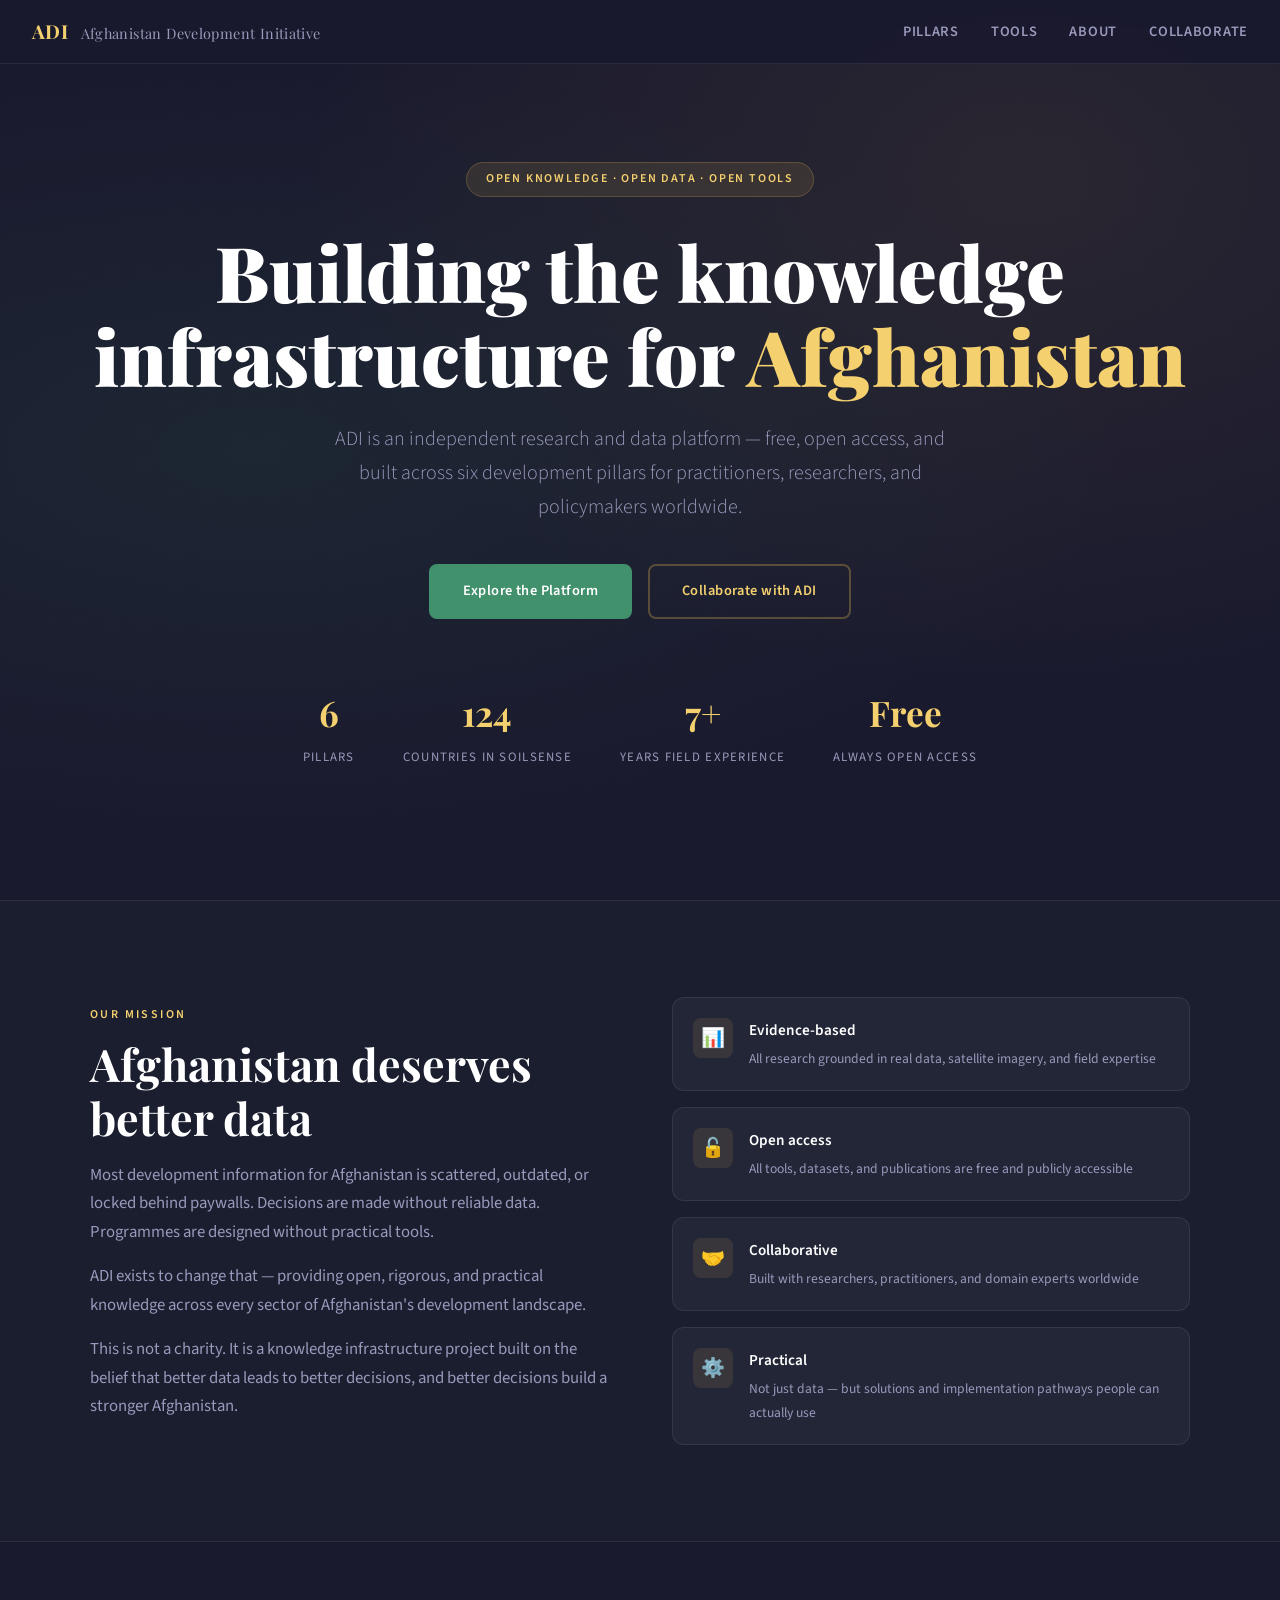
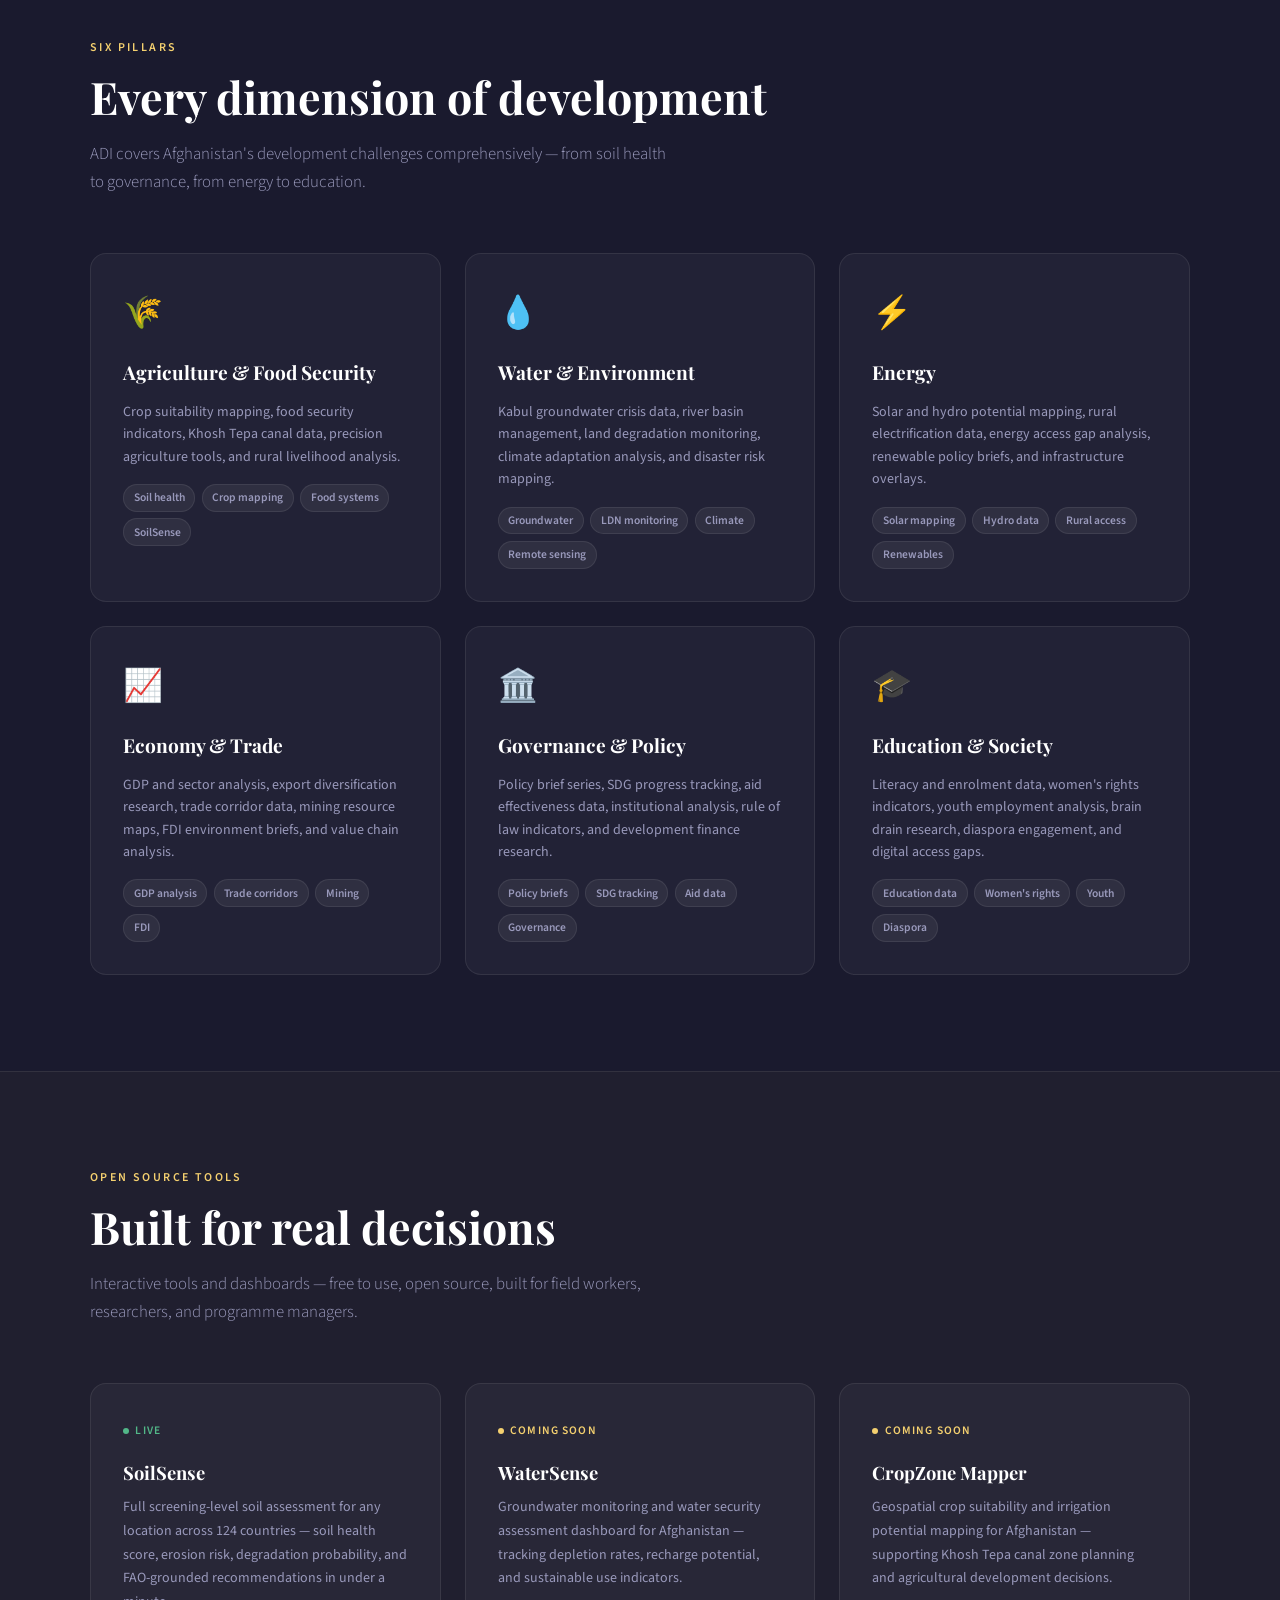
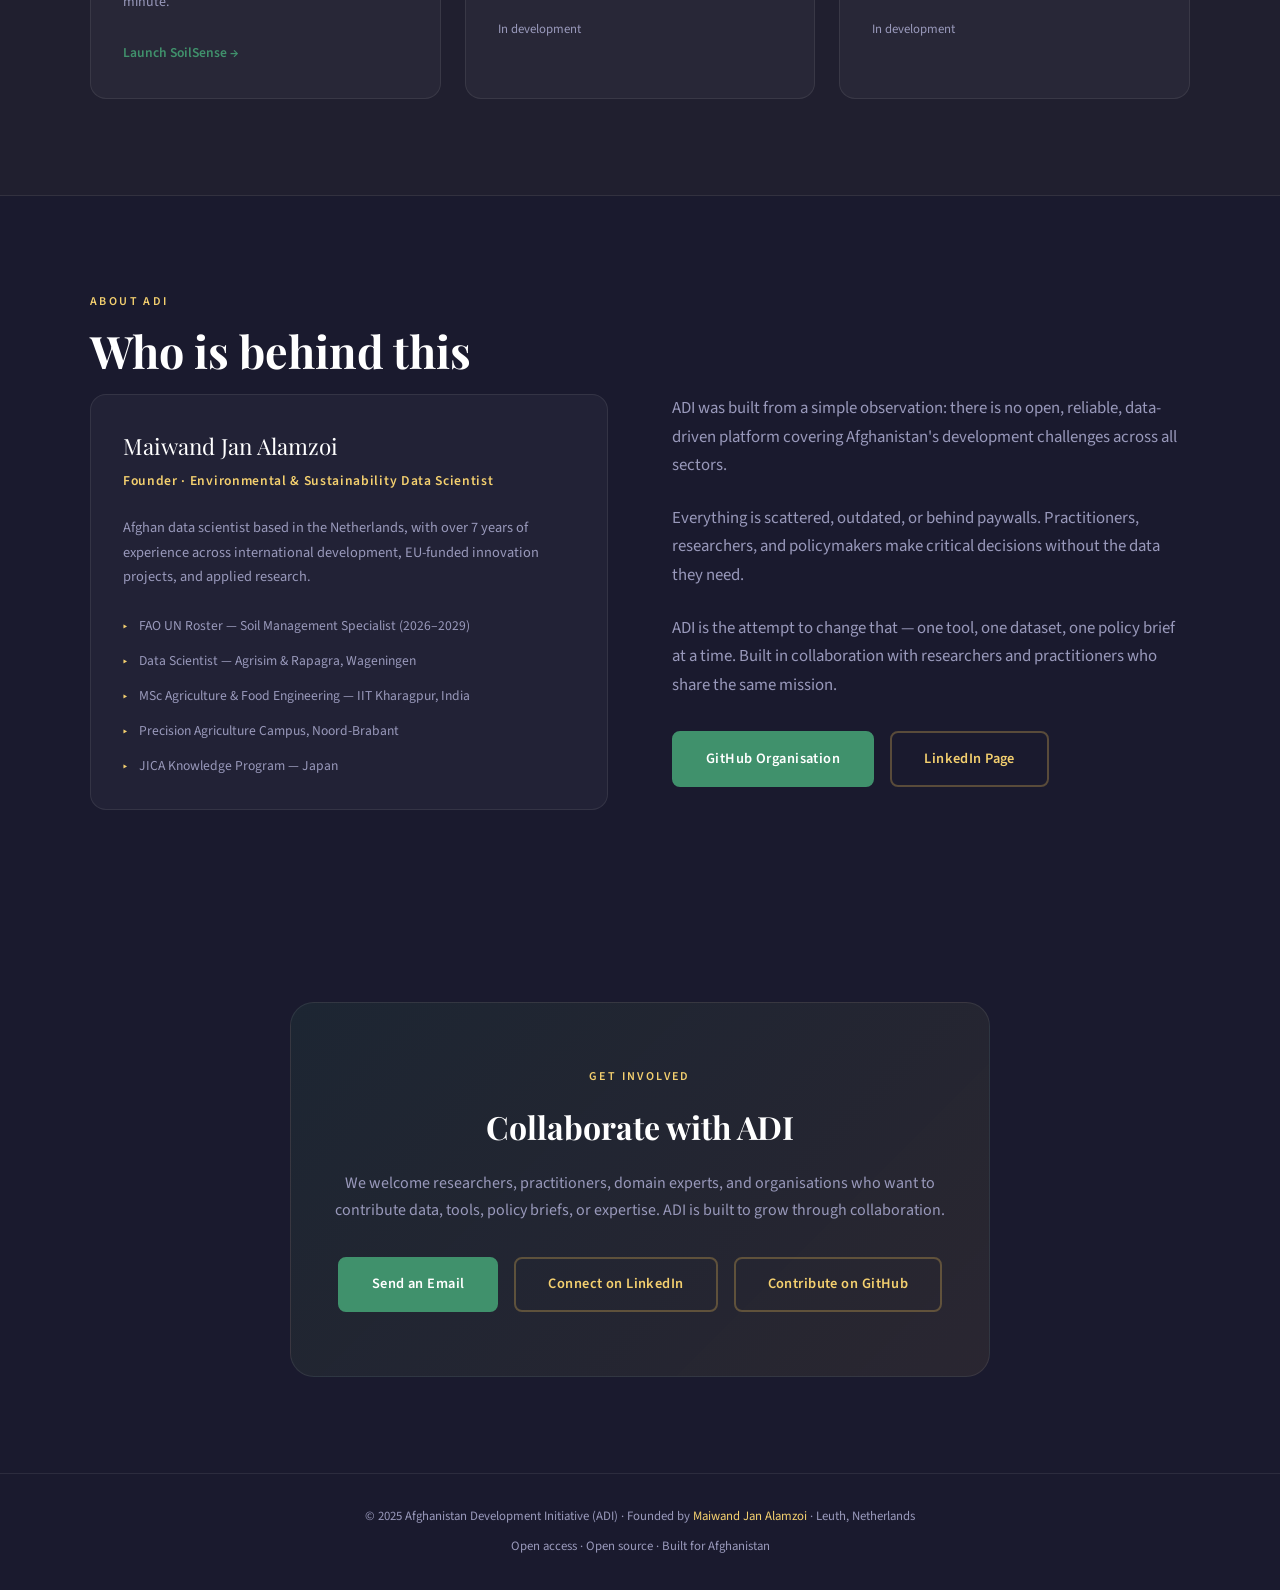
<file: index (1).html>
<!DOCTYPE html>
<html lang="en">
<head>
<meta charset="UTF-8">
<meta name="viewport" content="width=device-width, initial-scale=1.0">
<title>Afghanistan Development Initiative (ADI)</title>
<link href="https://fonts.googleapis.com/css2?family=Playfair+Display:wght@400;700;900&family=Source+Sans+3:wght@300;400;600&display=swap" rel="stylesheet">
<style>
  :root {
    --green: #2d6a4f;
    --green-light: #40916c;
    --green-pale: #d8f3dc;
    --gold: #b7934c;
    --gold-light: #f4d06f;
    --dark: #1a1a2e;
    --mid: #2c2c4a;
    --text: #e8e8f0;
    --text-muted: #9999bb;
    --white: #ffffff;
    --card-bg: rgba(255,255,255,0.04);
    --card-border: rgba(255,255,255,0.08);
  }

  * { margin: 0; padding: 0; box-sizing: border-box; }

  html { scroll-behavior: smooth; }

  body {
    font-family: 'Source Sans 3', sans-serif;
    background: var(--dark);
    color: var(--text);
    line-height: 1.7;
    overflow-x: hidden;
  }

  /* NAV */
  nav {
    position: fixed; top: 0; width: 100%; z-index: 100;
    background: rgba(26,26,46,0.95);
    backdrop-filter: blur(12px);
    border-bottom: 1px solid var(--card-border);
    padding: 0 2rem;
    display: flex; align-items: center; justify-content: space-between;
    height: 64px;
  }

  .nav-logo {
    font-family: 'Playfair Display', serif;
    font-weight: 700; font-size: 1.2rem;
    color: var(--gold-light);
    text-decoration: none;
    letter-spacing: 0.02em;
  }

  .nav-logo span { color: var(--text-muted); font-weight: 400; font-size: 0.9rem; margin-left: 8px; }

  .nav-links { display: flex; gap: 2rem; list-style: none; }
  .nav-links a {
    color: var(--text-muted); text-decoration: none;
    font-size: 0.9rem; font-weight: 600; letter-spacing: 0.05em;
    text-transform: uppercase; transition: color 0.2s;
  }
  .nav-links a:hover { color: var(--gold-light); }

  /* HERO */
  .hero {
    min-height: 100vh;
    display: flex; align-items: center; justify-content: center;
    text-align: center;
    padding: 6rem 2rem 4rem;
    position: relative;
    background:
      radial-gradient(ellipse at 20% 50%, rgba(45,106,79,0.15) 0%, transparent 60%),
      radial-gradient(ellipse at 80% 20%, rgba(183,147,76,0.1) 0%, transparent 50%),
      var(--dark);
  }

  .hero::before {
    content: '';
    position: absolute; inset: 0;
    background-image: radial-gradient(rgba(255,255,255,0.03) 1px, transparent 1px);
    background-size: 32px 32px;
    pointer-events: none;
  }

  .hero-tag {
    display: inline-block;
    background: rgba(183,147,76,0.15);
    border: 1px solid rgba(183,147,76,0.3);
    color: var(--gold-light);
    font-size: 0.75rem; font-weight: 600;
    letter-spacing: 0.15em; text-transform: uppercase;
    padding: 0.4rem 1.2rem; border-radius: 100px;
    margin-bottom: 2rem;
    animation: fadeUp 0.6s ease both;
  }

  .hero h1 {
    font-family: 'Playfair Display', serif;
    font-size: clamp(2.5rem, 6vw, 5rem);
    font-weight: 900; line-height: 1.1;
    color: var(--white);
    margin-bottom: 1.5rem;
    animation: fadeUp 0.6s 0.1s ease both;
  }

  .hero h1 em {
    font-style: normal;
    color: var(--gold-light);
  }

  .hero p {
    font-size: clamp(1rem, 2vw, 1.25rem);
    color: var(--text-muted);
    max-width: 640px; margin: 0 auto 2.5rem;
    font-weight: 300;
    animation: fadeUp 0.6s 0.2s ease both;
  }

  .hero-buttons {
    display: flex; gap: 1rem; justify-content: center; flex-wrap: wrap;
    animation: fadeUp 0.6s 0.3s ease both;
  }

  .btn {
    padding: 0.85rem 2rem; border-radius: 8px;
    font-size: 0.9rem; font-weight: 600;
    text-decoration: none; transition: all 0.2s;
    letter-spacing: 0.03em;
  }

  .btn-primary {
    background: var(--green-light); color: var(--white);
    border: 2px solid var(--green-light);
  }
  .btn-primary:hover { background: var(--green); border-color: var(--green); transform: translateY(-2px); }

  .btn-outline {
    background: transparent; color: var(--gold-light);
    border: 2px solid rgba(183,147,76,0.4);
  }
  .btn-outline:hover { border-color: var(--gold-light); transform: translateY(-2px); }

  .hero-stats {
    display: flex; gap: 3rem; justify-content: center;
    margin-top: 4rem; flex-wrap: wrap;
    animation: fadeUp 0.6s 0.4s ease both;
  }

  .stat { text-align: center; }
  .stat-num {
    font-family: 'Playfair Display', serif;
    font-size: 2.2rem; font-weight: 700;
    color: var(--gold-light); display: block;
  }
  .stat-label { font-size: 0.8rem; color: var(--text-muted); text-transform: uppercase; letter-spacing: 0.1em; }

  /* SECTIONS */
  section { padding: 6rem 2rem; }

  .container { max-width: 1100px; margin: 0 auto; }

  .section-label {
    font-size: 0.75rem; font-weight: 600;
    letter-spacing: 0.2em; text-transform: uppercase;
    color: var(--gold-light); margin-bottom: 0.75rem;
  }

  .section-title {
    font-family: 'Playfair Display', serif;
    font-size: clamp(1.8rem, 4vw, 2.8rem);
    font-weight: 700; color: var(--white);
    margin-bottom: 1rem; line-height: 1.2;
  }

  .section-sub {
    color: var(--text-muted); font-size: 1.05rem;
    max-width: 580px; margin-bottom: 3.5rem; font-weight: 300;
  }

  /* MISSION */
  .mission { background: rgba(45,106,79,0.06); border-top: 1px solid var(--card-border); border-bottom: 1px solid var(--card-border); }

  .mission-grid { display: grid; grid-template-columns: 1fr 1fr; gap: 4rem; align-items: center; }

  .mission-text p { color: var(--text-muted); margin-bottom: 1rem; font-size: 1.05rem; }

  .mission-values { display: flex; flex-direction: column; gap: 1rem; }

  .value-item {
    display: flex; gap: 1rem; align-items: flex-start;
    background: var(--card-bg); border: 1px solid var(--card-border);
    border-radius: 12px; padding: 1.25rem;
  }

  .value-icon {
    width: 40px; height: 40px; border-radius: 8px;
    background: rgba(183,147,76,0.15);
    display: flex; align-items: center; justify-content: center;
    font-size: 1.2rem; flex-shrink: 0;
  }

  .value-item h4 { font-size: 0.95rem; font-weight: 600; color: var(--white); margin-bottom: 0.2rem; }
  .value-item p { font-size: 0.85rem; color: var(--text-muted); margin: 0; }

  /* PILLARS */
  .pillars-grid {
    display: grid;
    grid-template-columns: repeat(auto-fit, minmax(300px, 1fr));
    gap: 1.5rem;
  }

  .pillar-card {
    background: var(--card-bg);
    border: 1px solid var(--card-border);
    border-radius: 16px; padding: 2rem;
    transition: all 0.3s; position: relative; overflow: hidden;
  }

  .pillar-card::before {
    content: ''; position: absolute;
    top: 0; left: 0; right: 0; height: 3px;
    background: var(--accent, var(--green-light));
    transform: scaleX(0); transform-origin: left;
    transition: transform 0.3s;
  }

  .pillar-card:hover { transform: translateY(-4px); border-color: rgba(255,255,255,0.15); }
  .pillar-card:hover::before { transform: scaleX(1); }

  .pillar-icon { font-size: 2rem; margin-bottom: 1rem; }
  .pillar-card h3 { font-family: 'Playfair Display', serif; font-size: 1.2rem; color: var(--white); margin-bottom: 0.75rem; }
  .pillar-card p { font-size: 0.875rem; color: var(--text-muted); margin-bottom: 1rem; line-height: 1.6; }

  .pillar-tags { display: flex; flex-wrap: wrap; gap: 0.4rem; }
  .tag {
    font-size: 0.72rem; padding: 0.2rem 0.6rem;
    border-radius: 100px; font-weight: 600;
    background: rgba(255,255,255,0.06);
    color: var(--text-muted); border: 1px solid var(--card-border);
  }

  /* TOOLS */
  .tools { background: rgba(183,147,76,0.04); border-top: 1px solid var(--card-border); border-bottom: 1px solid var(--card-border); }

  .tools-grid { display: grid; grid-template-columns: repeat(auto-fit, minmax(280px, 1fr)); gap: 1.5rem; }

  .tool-card {
    background: var(--card-bg); border: 1px solid var(--card-border);
    border-radius: 16px; padding: 2rem; transition: all 0.3s;
  }
  .tool-card:hover { transform: translateY(-4px); border-color: rgba(183,147,76,0.3); }

  .tool-status {
    display: inline-flex; align-items: center; gap: 0.4rem;
    font-size: 0.72rem; font-weight: 600; letter-spacing: 0.1em;
    text-transform: uppercase; margin-bottom: 1rem;
  }
  .tool-status.live { color: #52b788; }
  .tool-status.soon { color: var(--gold-light); }
  .tool-status .dot { width: 6px; height: 6px; border-radius: 50%; background: currentColor; }
  .tool-status.live .dot { animation: pulse 2s infinite; }

  .tool-card h3 { font-family: 'Playfair Display', serif; font-size: 1.15rem; color: var(--white); margin-bottom: 0.5rem; }
  .tool-card p { font-size: 0.875rem; color: var(--text-muted); margin-bottom: 1.5rem; }

  .tool-link {
    font-size: 0.85rem; font-weight: 600; color: var(--green-light);
    text-decoration: none; display: inline-flex; align-items: center; gap: 0.3rem;
    transition: gap 0.2s;
  }
  .tool-link:hover { gap: 0.6rem; }

  /* ABOUT */
  .about-grid { display: grid; grid-template-columns: 1fr 1fr; gap: 4rem; align-items: start; }

  .founder-card {
    background: var(--card-bg); border: 1px solid var(--card-border);
    border-radius: 16px; padding: 2rem;
  }

  .founder-name { font-family: 'Playfair Display', serif; font-size: 1.4rem; color: var(--white); margin-bottom: 0.25rem; }
  .founder-title { font-size: 0.85rem; color: var(--gold-light); margin-bottom: 1.5rem; font-weight: 600; letter-spacing: 0.05em; }
  .founder-bio { font-size: 0.9rem; color: var(--text-muted); line-height: 1.7; }

  .credentials { display: flex; flex-direction: column; gap: 0.75rem; margin-top: 1.5rem; }
  .credential {
    display: flex; gap: 0.75rem; align-items: center;
    font-size: 0.85rem; color: var(--text-muted);
  }
  .credential::before { content: '▸'; color: var(--gold-light); flex-shrink: 0; }

  /* CONTACT */
  .contact { text-align: center; }
  .contact-card {
    background: linear-gradient(135deg, rgba(45,106,79,0.15), rgba(183,147,76,0.1));
    border: 1px solid var(--card-border);
    border-radius: 24px; padding: 4rem 2rem; max-width: 700px; margin: 0 auto;
  }
  .contact-card h2 { font-family: 'Playfair Display', serif; font-size: 2rem; color: var(--white); margin-bottom: 1rem; }
  .contact-card p { color: var(--text-muted); margin-bottom: 2rem; }
  .contact-links { display: flex; gap: 1rem; justify-content: center; flex-wrap: wrap; }

  /* FOOTER */
  footer {
    border-top: 1px solid var(--card-border);
    padding: 2rem; text-align: center;
    font-size: 0.8rem; color: var(--text-muted);
  }
  footer a { color: var(--gold-light); text-decoration: none; }

  /* ANIMATIONS */
  @keyframes fadeUp {
    from { opacity: 0; transform: translateY(24px); }
    to { opacity: 1; transform: translateY(0); }
  }

  @keyframes pulse {
    0%, 100% { opacity: 1; }
    50% { opacity: 0.4; }
  }

  /* RESPONSIVE */
  @media (max-width: 768px) {
    .mission-grid, .about-grid { grid-template-columns: 1fr; gap: 2rem; }
    .nav-links { display: none; }
    .hero-stats { gap: 2rem; }
  }
</style>
</head>
<body>

<!-- NAV -->
<nav>
  <a href="#" class="nav-logo">ADI <span>Afghanistan Development Initiative</span></a>
  <ul class="nav-links">
    <li><a href="#pillars">Pillars</a></li>
    <li><a href="#tools">Tools</a></li>
    <li><a href="#about">About</a></li>
    <li><a href="#contact">Collaborate</a></li>
  </ul>
</nav>

<!-- HERO -->
<section class="hero">
  <div>
    <div class="hero-tag">Open Knowledge · Open Data · Open Tools</div>
    <h1>Building the knowledge<br>infrastructure for <em>Afghanistan</em></h1>
    <p>ADI is an independent research and data platform — free, open access, and built across six development pillars for practitioners, researchers, and policymakers worldwide.</p>
    <div class="hero-buttons">
      <a href="#pillars" class="btn btn-primary">Explore the Platform</a>
      <a href="#contact" class="btn btn-outline">Collaborate with ADI</a>
    </div>
    <div class="hero-stats">
      <div class="stat"><span class="stat-num">6</span><span class="stat-label">Pillars</span></div>
      <div class="stat"><span class="stat-num">124</span><span class="stat-label">Countries in SoilSense</span></div>
      <div class="stat"><span class="stat-num">7+</span><span class="stat-label">Years field experience</span></div>
      <div class="stat"><span class="stat-num">Free</span><span class="stat-label">Always open access</span></div>
    </div>
  </div>
</section>

<!-- MISSION -->
<section class="mission" id="mission">
  <div class="container">
    <div class="mission-grid">
      <div class="mission-text">
        <div class="section-label">Our Mission</div>
        <h2 class="section-title">Afghanistan deserves better data</h2>
        <p>Most development information for Afghanistan is scattered, outdated, or locked behind paywalls. Decisions are made without reliable data. Programmes are designed without practical tools.</p>
        <p>ADI exists to change that — providing open, rigorous, and practical knowledge across every sector of Afghanistan's development landscape.</p>
        <p>This is not a charity. It is a knowledge infrastructure project built on the belief that better data leads to better decisions, and better decisions build a stronger Afghanistan.</p>
      </div>
      <div class="mission-values">
        <div class="value-item">
          <div class="value-icon">📊</div>
          <div>
            <h4>Evidence-based</h4>
            <p>All research grounded in real data, satellite imagery, and field expertise</p>
          </div>
        </div>
        <div class="value-item">
          <div class="value-icon">🔓</div>
          <div>
            <h4>Open access</h4>
            <p>All tools, datasets, and publications are free and publicly accessible</p>
          </div>
        </div>
        <div class="value-item">
          <div class="value-icon">🤝</div>
          <div>
            <h4>Collaborative</h4>
            <p>Built with researchers, practitioners, and domain experts worldwide</p>
          </div>
        </div>
        <div class="value-item">
          <div class="value-icon">⚙️</div>
          <div>
            <h4>Practical</h4>
            <p>Not just data — but solutions and implementation pathways people can actually use</p>
          </div>
        </div>
      </div>
    </div>
  </div>
</section>

<!-- PILLARS -->
<section id="pillars">
  <div class="container">
    <div class="section-label">Six Pillars</div>
    <h2 class="section-title">Every dimension of development</h2>
    <p class="section-sub">ADI covers Afghanistan's development challenges comprehensively — from soil health to governance, from energy to education.</p>

    <div class="pillars-grid">
      <div class="pillar-card" style="--accent:#40916c;">
        <div class="pillar-icon">🌾</div>
        <h3>Agriculture & Food Security</h3>
        <p>Crop suitability mapping, food security indicators, Khosh Tepa canal data, precision agriculture tools, and rural livelihood analysis.</p>
        <div class="pillar-tags">
          <span class="tag">Soil health</span>
          <span class="tag">Crop mapping</span>
          <span class="tag">Food systems</span>
          <span class="tag">SoilSense</span>
        </div>
      </div>

      <div class="pillar-card" style="--accent:#0096c7;">
        <div class="pillar-icon">💧</div>
        <h3>Water & Environment</h3>
        <p>Kabul groundwater crisis data, river basin management, land degradation monitoring, climate adaptation analysis, and disaster risk mapping.</p>
        <div class="pillar-tags">
          <span class="tag">Groundwater</span>
          <span class="tag">LDN monitoring</span>
          <span class="tag">Climate</span>
          <span class="tag">Remote sensing</span>
        </div>
      </div>

      <div class="pillar-card" style="--accent:#f4a261;">
        <div class="pillar-icon">⚡</div>
        <h3>Energy</h3>
        <p>Solar and hydro potential mapping, rural electrification data, energy access gap analysis, renewable policy briefs, and infrastructure overlays.</p>
        <div class="pillar-tags">
          <span class="tag">Solar mapping</span>
          <span class="tag">Hydro data</span>
          <span class="tag">Rural access</span>
          <span class="tag">Renewables</span>
        </div>
      </div>

      <div class="pillar-card" style="--accent:#e63946;">
        <div class="pillar-icon">📈</div>
        <h3>Economy & Trade</h3>
        <p>GDP and sector analysis, export diversification research, trade corridor data, mining resource maps, FDI environment briefs, and value chain analysis.</p>
        <div class="pillar-tags">
          <span class="tag">GDP analysis</span>
          <span class="tag">Trade corridors</span>
          <span class="tag">Mining</span>
          <span class="tag">FDI</span>
        </div>
      </div>

      <div class="pillar-card" style="--accent:#7209b7;">
        <div class="pillar-icon">🏛️</div>
        <h3>Governance & Policy</h3>
        <p>Policy brief series, SDG progress tracking, aid effectiveness data, institutional analysis, rule of law indicators, and development finance research.</p>
        <div class="pillar-tags">
          <span class="tag">Policy briefs</span>
          <span class="tag">SDG tracking</span>
          <span class="tag">Aid data</span>
          <span class="tag">Governance</span>
        </div>
      </div>

      <div class="pillar-card" style="--accent:#b7934c;">
        <div class="pillar-icon">🎓</div>
        <h3>Education & Society</h3>
        <p>Literacy and enrolment data, women's rights indicators, youth employment analysis, brain drain research, diaspora engagement, and digital access gaps.</p>
        <div class="pillar-tags">
          <span class="tag">Education data</span>
          <span class="tag">Women's rights</span>
          <span class="tag">Youth</span>
          <span class="tag">Diaspora</span>
        </div>
      </div>
    </div>
  </div>
</section>

<!-- TOOLS -->
<section class="tools" id="tools">
  <div class="container">
    <div class="section-label">Open Source Tools</div>
    <h2 class="section-title">Built for real decisions</h2>
    <p class="section-sub">Interactive tools and dashboards — free to use, open source, built for field workers, researchers, and programme managers.</p>

    <div class="tools-grid">
      <div class="tool-card">
        <div class="tool-status live"><span class="dot"></span> Live</div>
        <h3>SoilSense</h3>
        <p>Full screening-level soil assessment for any location across 124 countries — soil health score, erosion risk, degradation probability, and FAO-grounded recommendations in under a minute.</p>
        <a href="https://soilsense-npwqirrz7pqkrtq5eidw4v.streamlit.app" target="_blank" class="tool-link">Launch SoilSense →</a>
      </div>

      <div class="tool-card">
        <div class="tool-status soon"><span class="dot"></span> Coming soon</div>
        <h3>WaterSense</h3>
        <p>Groundwater monitoring and water security assessment dashboard for Afghanistan — tracking depletion rates, recharge potential, and sustainable use indicators.</p>
        <span style="font-size:0.8rem; color:var(--text-muted);">In development</span>
      </div>

      <div class="tool-card">
        <div class="tool-status soon"><span class="dot"></span> Coming soon</div>
        <h3>CropZone Mapper</h3>
        <p>Geospatial crop suitability and irrigation potential mapping for Afghanistan — supporting Khosh Tepa canal zone planning and agricultural development decisions.</p>
        <span style="font-size:0.8rem; color:var(--text-muted);">In development</span>
      </div>
    </div>
  </div>
</section>

<!-- ABOUT -->
<section id="about">
  <div class="container">
    <div class="section-label">About ADI</div>
    <h2 class="section-title">Who is behind this</h2>
    <div class="about-grid">
      <div>
        <div class="founder-card">
          <div class="founder-name">Maiwand Jan Alamzoi</div>
          <div class="founder-title">Founder · Environmental & Sustainability Data Scientist</div>
          <div class="founder-bio">
            Afghan data scientist based in the Netherlands, with over 7 years of experience across international development, EU-funded innovation projects, and applied research.
          </div>
          <div class="credentials">
            <div class="credential">FAO UN Roster — Soil Management Specialist (2026–2029)</div>
            <div class="credential">Data Scientist — Agrisim & Rapagra, Wageningen</div>
            <div class="credential">MSc Agriculture & Food Engineering — IIT Kharagpur, India</div>
            <div class="credential">Precision Agriculture Campus, Noord-Brabant</div>
            <div class="credential">JICA Knowledge Program — Japan</div>
          </div>
        </div>
      </div>
      <div>
        <p style="color:var(--text-muted); margin-bottom:1.5rem; font-size:1.05rem;">ADI was built from a simple observation: there is no open, reliable, data-driven platform covering Afghanistan's development challenges across all sectors.</p>
        <p style="color:var(--text-muted); margin-bottom:1.5rem; font-size:1.05rem;">Everything is scattered, outdated, or behind paywalls. Practitioners, researchers, and policymakers make critical decisions without the data they need.</p>
        <p style="color:var(--text-muted); margin-bottom:2rem; font-size:1.05rem;">ADI is the attempt to change that — one tool, one dataset, one policy brief at a time. Built in collaboration with researchers and practitioners who share the same mission.</p>
        <div style="display:flex; gap:1rem; flex-wrap:wrap;">
          <a href="https://github.com/afghanistan-development-initiative" target="_blank" class="btn btn-primary">GitHub Organisation</a>
          <a href="https://www.linkedin.com/company/afghanistan-development-initiative" target="_blank" class="btn btn-outline">LinkedIn Page</a>
        </div>
      </div>
    </div>
  </div>
</section>

<!-- CONTACT -->
<section id="contact" class="contact">
  <div class="container">
    <div class="contact-card">
      <div class="section-label" style="justify-content:center; display:flex;">Get Involved</div>
      <h2>Collaborate with ADI</h2>
      <p>We welcome researchers, practitioners, domain experts, and organisations who want to contribute data, tools, policy briefs, or expertise. ADI is built to grow through collaboration.</p>
      <div class="contact-links">
        <a href="mailto:m.alamzoi123@gmail.com" class="btn btn-primary">Send an Email</a>
        <a href="https://www.linkedin.com/in/maiwand-alamzoi-33b9351a9" target="_blank" class="btn btn-outline">Connect on LinkedIn</a>
        <a href="https://github.com/afghanistan-development-initiative" target="_blank" class="btn btn-outline">Contribute on GitHub</a>
      </div>
    </div>
  </div>
</section>

<!-- FOOTER -->
<footer>
  <p>© 2025 Afghanistan Development Initiative (ADI) · Founded by <a href="https://www.linkedin.com/in/maiwand-alamzoi-33b9351a9" target="_blank">Maiwand Jan Alamzoi</a> · Leuth, Netherlands</p>
  <p style="margin-top:0.5rem;">Open access · Open source · Built for Afghanistan</p>
</footer>

</body>
</html>
</file>
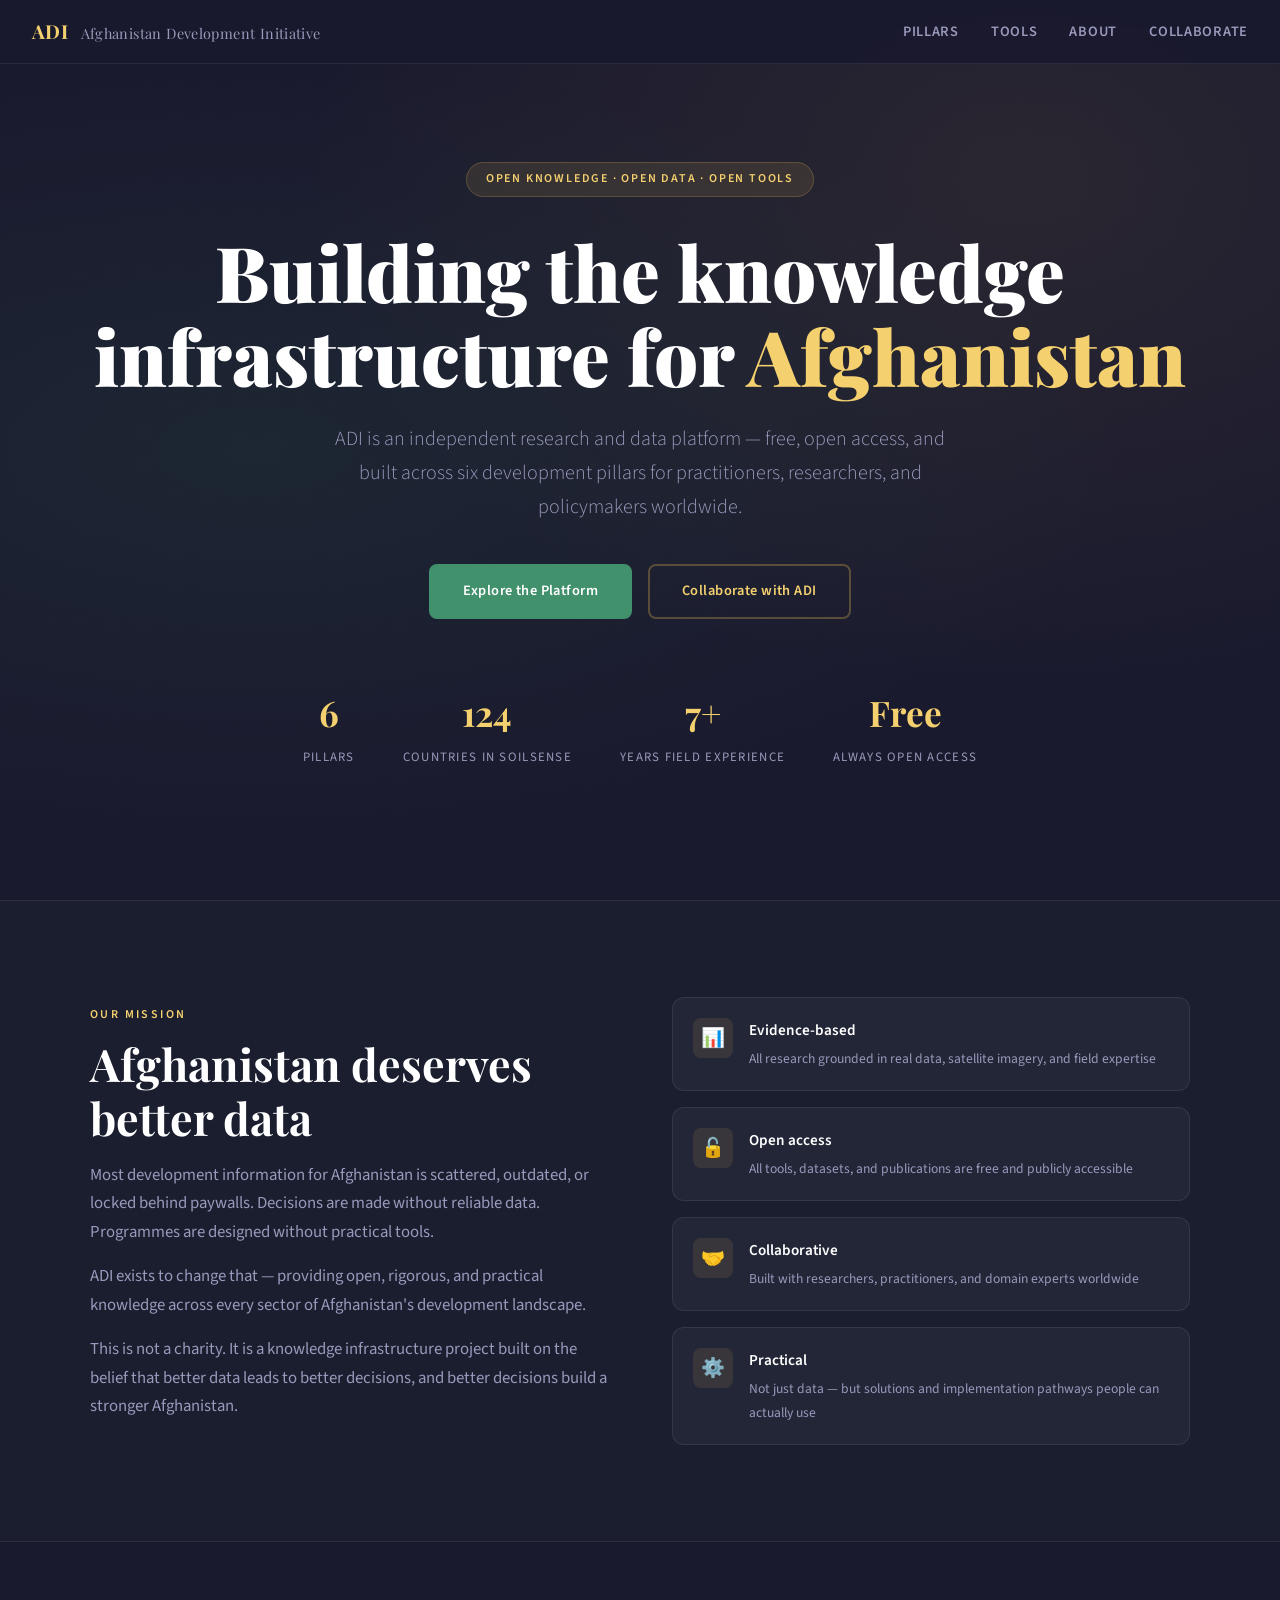
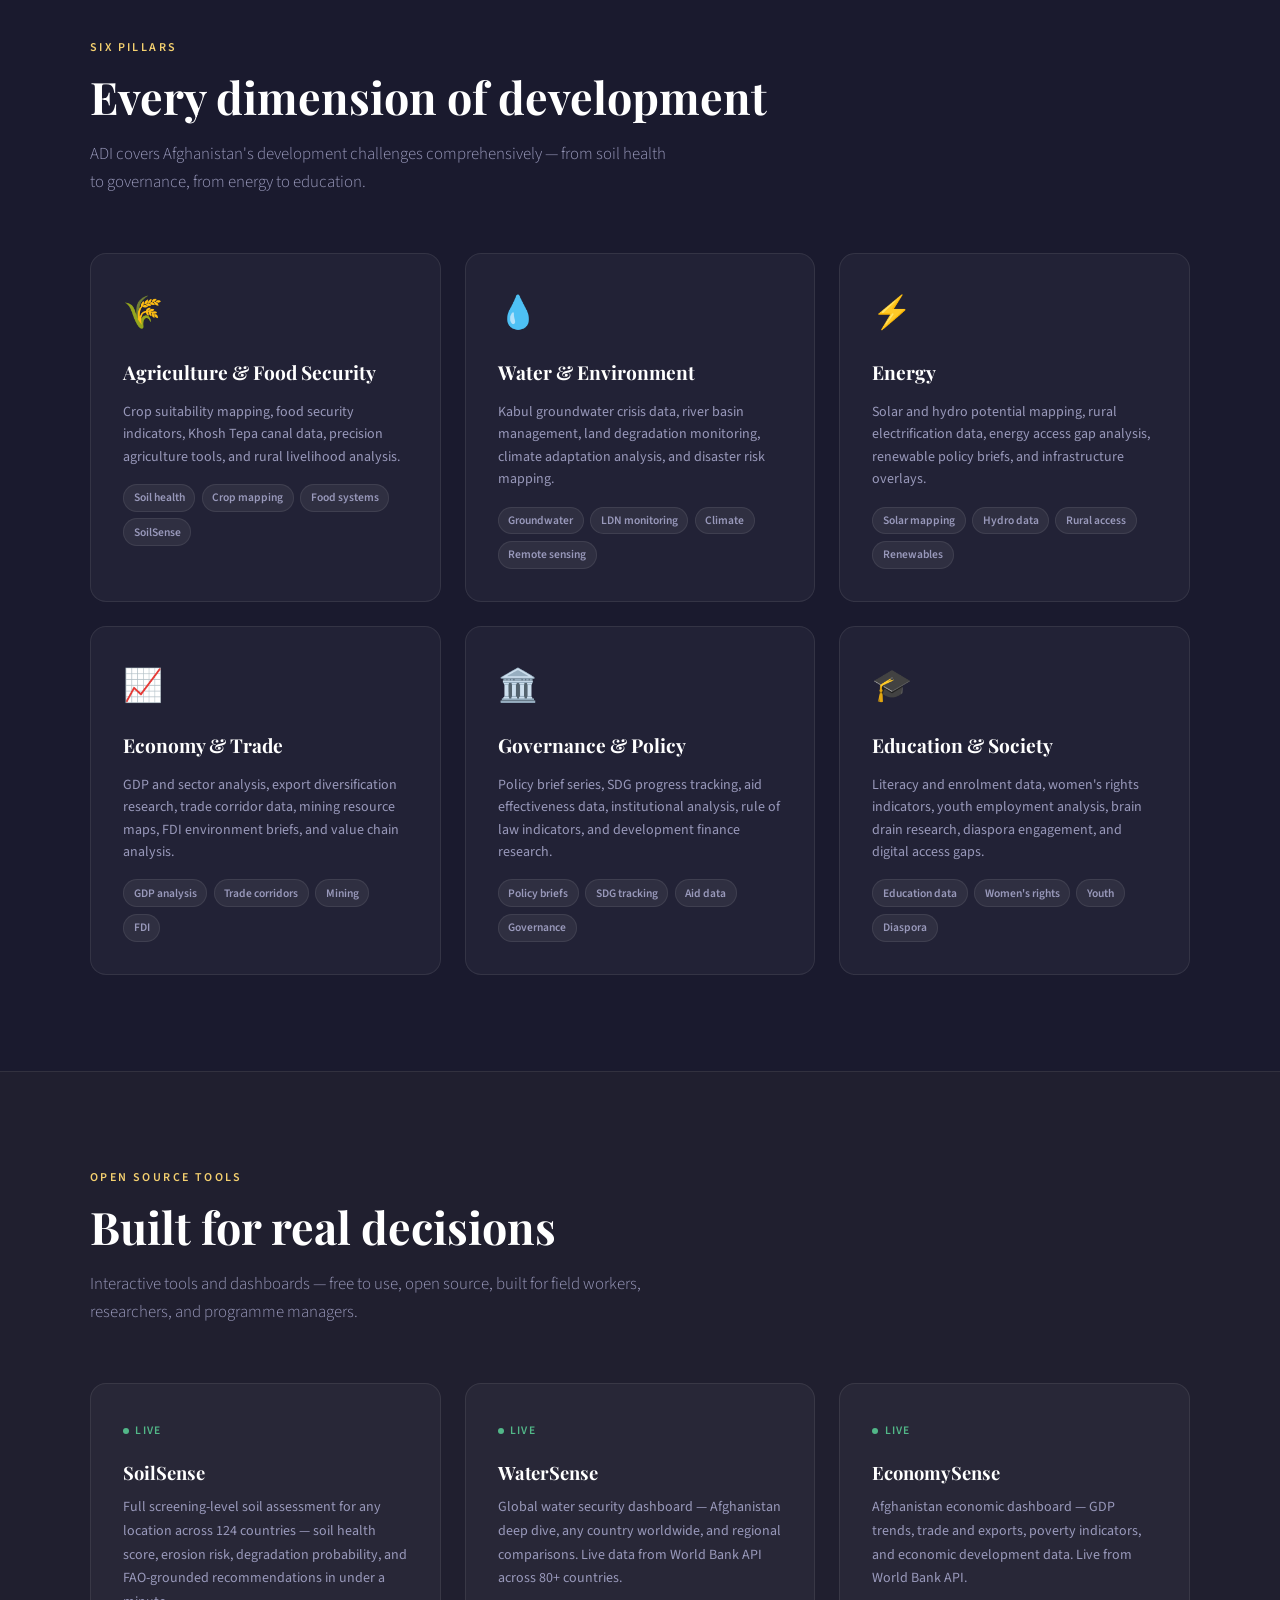
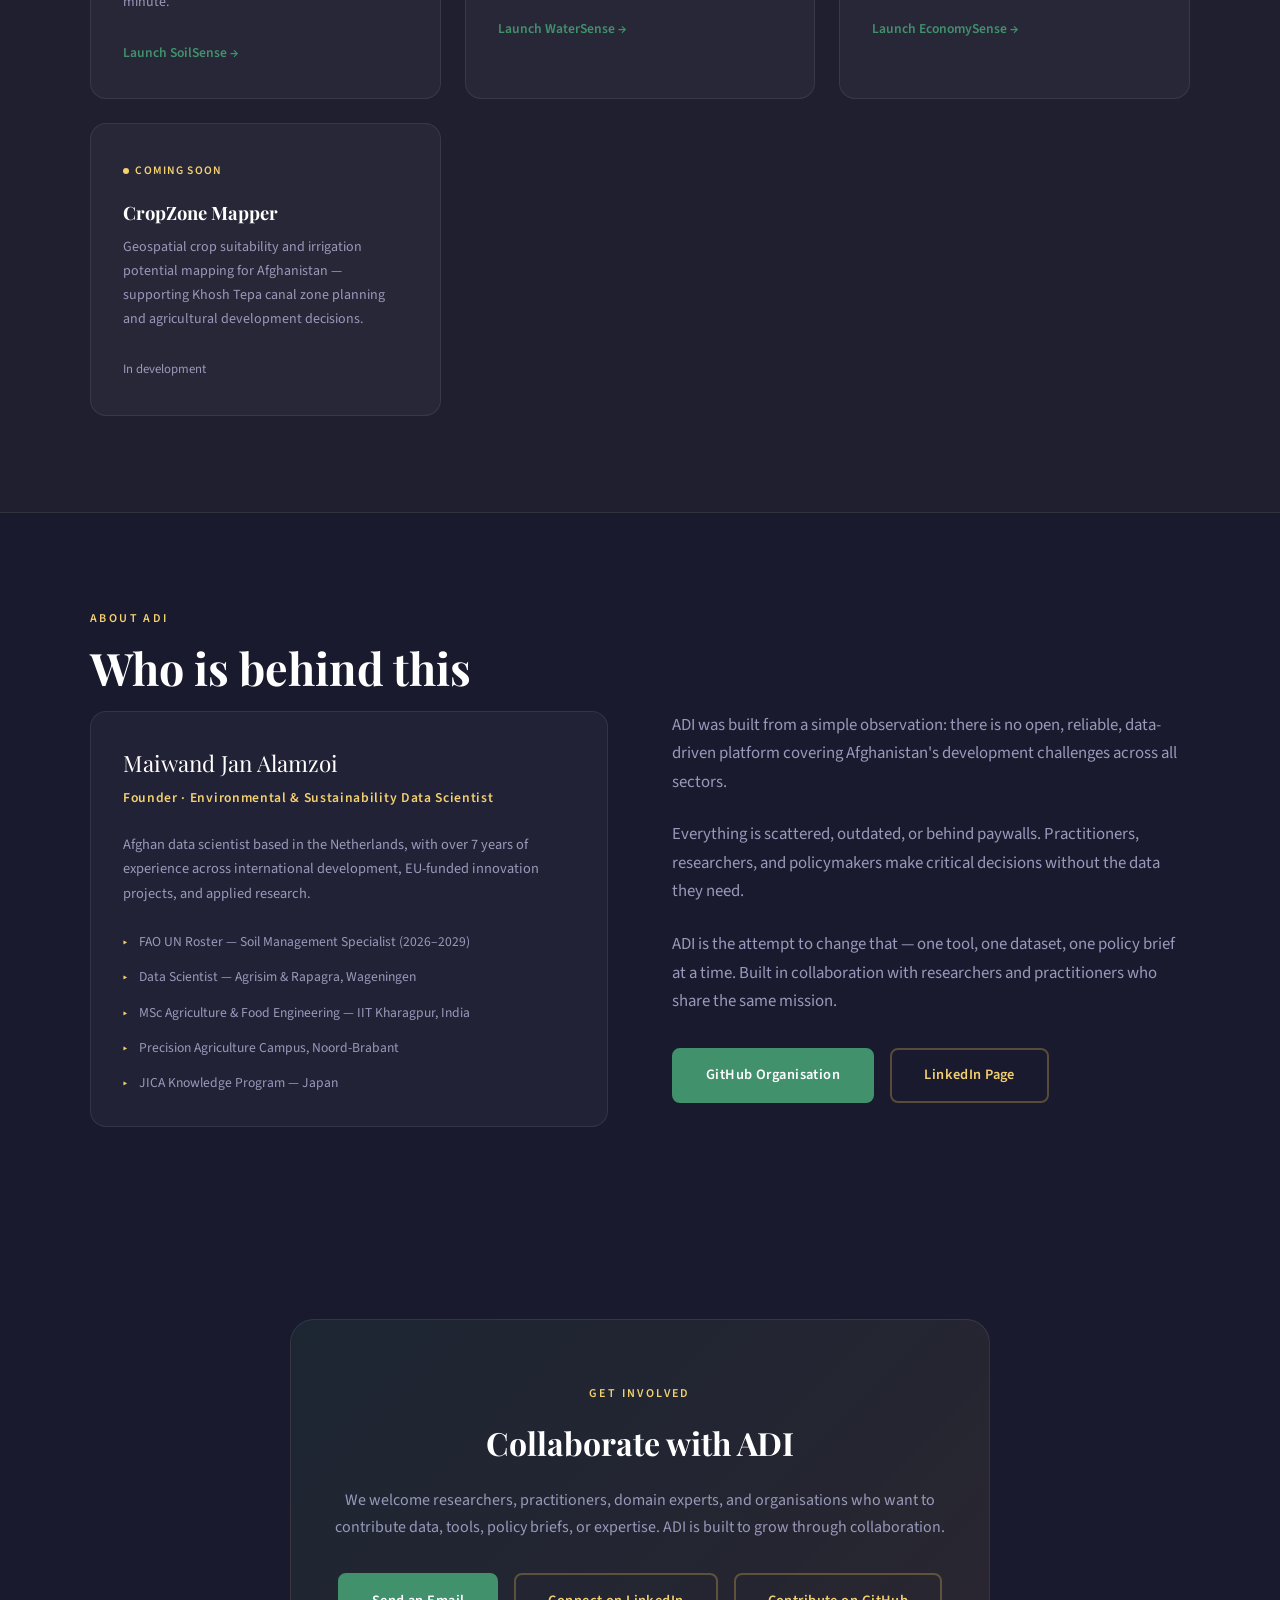
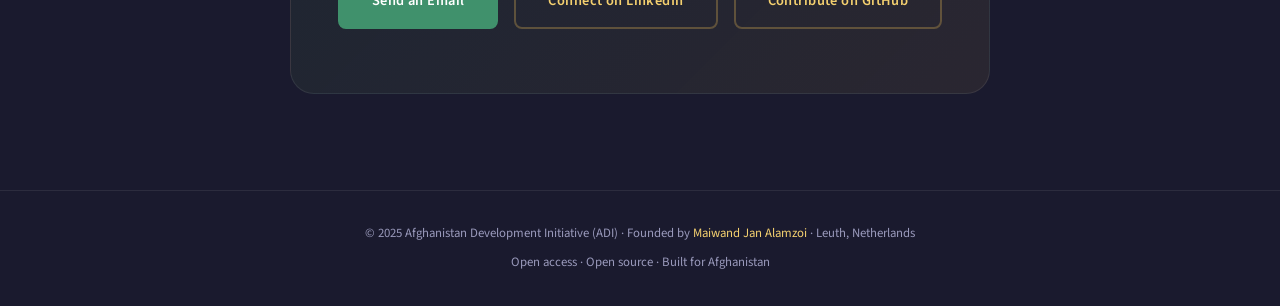
<file: index (2).html>
<!DOCTYPE html>
<html lang="en">
<head>
<meta charset="UTF-8">
<meta name="viewport" content="width=device-width, initial-scale=1.0">
<title>Afghanistan Development Initiative (ADI)</title>
<link href="https://fonts.googleapis.com/css2?family=Playfair+Display:wght@400;700;900&family=Source+Sans+3:wght@300;400;600&display=swap" rel="stylesheet">
<style>
  :root {
    --green: #2d6a4f;
    --green-light: #40916c;
    --green-pale: #d8f3dc;
    --gold: #b7934c;
    --gold-light: #f4d06f;
    --dark: #1a1a2e;
    --mid: #2c2c4a;
    --text: #e8e8f0;
    --text-muted: #9999bb;
    --white: #ffffff;
    --card-bg: rgba(255,255,255,0.04);
    --card-border: rgba(255,255,255,0.08);
  }

  * { margin: 0; padding: 0; box-sizing: border-box; }

  html { scroll-behavior: smooth; }

  body {
    font-family: 'Source Sans 3', sans-serif;
    background: var(--dark);
    color: var(--text);
    line-height: 1.7;
    overflow-x: hidden;
  }

  /* NAV */
  nav {
    position: fixed; top: 0; width: 100%; z-index: 100;
    background: rgba(26,26,46,0.95);
    backdrop-filter: blur(12px);
    border-bottom: 1px solid var(--card-border);
    padding: 0 2rem;
    display: flex; align-items: center; justify-content: space-between;
    height: 64px;
  }

  .nav-logo {
    font-family: 'Playfair Display', serif;
    font-weight: 700; font-size: 1.2rem;
    color: var(--gold-light);
    text-decoration: none;
    letter-spacing: 0.02em;
  }

  .nav-logo span { color: var(--text-muted); font-weight: 400; font-size: 0.9rem; margin-left: 8px; }

  .nav-links { display: flex; gap: 2rem; list-style: none; }
  .nav-links a {
    color: var(--text-muted); text-decoration: none;
    font-size: 0.9rem; font-weight: 600; letter-spacing: 0.05em;
    text-transform: uppercase; transition: color 0.2s;
  }
  .nav-links a:hover { color: var(--gold-light); }

  /* HERO */
  .hero {
    min-height: 100vh;
    display: flex; align-items: center; justify-content: center;
    text-align: center;
    padding: 6rem 2rem 4rem;
    position: relative;
    background:
      radial-gradient(ellipse at 20% 50%, rgba(45,106,79,0.15) 0%, transparent 60%),
      radial-gradient(ellipse at 80% 20%, rgba(183,147,76,0.1) 0%, transparent 50%),
      var(--dark);
  }

  .hero::before {
    content: '';
    position: absolute; inset: 0;
    background-image: radial-gradient(rgba(255,255,255,0.03) 1px, transparent 1px);
    background-size: 32px 32px;
    pointer-events: none;
  }

  .hero-tag {
    display: inline-block;
    background: rgba(183,147,76,0.15);
    border: 1px solid rgba(183,147,76,0.3);
    color: var(--gold-light);
    font-size: 0.75rem; font-weight: 600;
    letter-spacing: 0.15em; text-transform: uppercase;
    padding: 0.4rem 1.2rem; border-radius: 100px;
    margin-bottom: 2rem;
    animation: fadeUp 0.6s ease both;
  }

  .hero h1 {
    font-family: 'Playfair Display', serif;
    font-size: clamp(2.5rem, 6vw, 5rem);
    font-weight: 900; line-height: 1.1;
    color: var(--white);
    margin-bottom: 1.5rem;
    animation: fadeUp 0.6s 0.1s ease both;
  }

  .hero h1 em {
    font-style: normal;
    color: var(--gold-light);
  }

  .hero p {
    font-size: clamp(1rem, 2vw, 1.25rem);
    color: var(--text-muted);
    max-width: 640px; margin: 0 auto 2.5rem;
    font-weight: 300;
    animation: fadeUp 0.6s 0.2s ease both;
  }

  .hero-buttons {
    display: flex; gap: 1rem; justify-content: center; flex-wrap: wrap;
    animation: fadeUp 0.6s 0.3s ease both;
  }

  .btn {
    padding: 0.85rem 2rem; border-radius: 8px;
    font-size: 0.9rem; font-weight: 600;
    text-decoration: none; transition: all 0.2s;
    letter-spacing: 0.03em;
  }

  .btn-primary {
    background: var(--green-light); color: var(--white);
    border: 2px solid var(--green-light);
  }
  .btn-primary:hover { background: var(--green); border-color: var(--green); transform: translateY(-2px); }

  .btn-outline {
    background: transparent; color: var(--gold-light);
    border: 2px solid rgba(183,147,76,0.4);
  }
  .btn-outline:hover { border-color: var(--gold-light); transform: translateY(-2px); }

  .hero-stats {
    display: flex; gap: 3rem; justify-content: center;
    margin-top: 4rem; flex-wrap: wrap;
    animation: fadeUp 0.6s 0.4s ease both;
  }

  .stat { text-align: center; }
  .stat-num {
    font-family: 'Playfair Display', serif;
    font-size: 2.2rem; font-weight: 700;
    color: var(--gold-light); display: block;
  }
  .stat-label { font-size: 0.8rem; color: var(--text-muted); text-transform: uppercase; letter-spacing: 0.1em; }

  /* SECTIONS */
  section { padding: 6rem 2rem; }

  .container { max-width: 1100px; margin: 0 auto; }

  .section-label {
    font-size: 0.75rem; font-weight: 600;
    letter-spacing: 0.2em; text-transform: uppercase;
    color: var(--gold-light); margin-bottom: 0.75rem;
  }

  .section-title {
    font-family: 'Playfair Display', serif;
    font-size: clamp(1.8rem, 4vw, 2.8rem);
    font-weight: 700; color: var(--white);
    margin-bottom: 1rem; line-height: 1.2;
  }

  .section-sub {
    color: var(--text-muted); font-size: 1.05rem;
    max-width: 580px; margin-bottom: 3.5rem; font-weight: 300;
  }

  /* MISSION */
  .mission { background: rgba(45,106,79,0.06); border-top: 1px solid var(--card-border); border-bottom: 1px solid var(--card-border); }

  .mission-grid { display: grid; grid-template-columns: 1fr 1fr; gap: 4rem; align-items: center; }

  .mission-text p { color: var(--text-muted); margin-bottom: 1rem; font-size: 1.05rem; }

  .mission-values { display: flex; flex-direction: column; gap: 1rem; }

  .value-item {
    display: flex; gap: 1rem; align-items: flex-start;
    background: var(--card-bg); border: 1px solid var(--card-border);
    border-radius: 12px; padding: 1.25rem;
  }

  .value-icon {
    width: 40px; height: 40px; border-radius: 8px;
    background: rgba(183,147,76,0.15);
    display: flex; align-items: center; justify-content: center;
    font-size: 1.2rem; flex-shrink: 0;
  }

  .value-item h4 { font-size: 0.95rem; font-weight: 600; color: var(--white); margin-bottom: 0.2rem; }
  .value-item p { font-size: 0.85rem; color: var(--text-muted); margin: 0; }

  /* PILLARS */
  .pillars-grid {
    display: grid;
    grid-template-columns: repeat(auto-fit, minmax(300px, 1fr));
    gap: 1.5rem;
  }

  .pillar-card {
    background: var(--card-bg);
    border: 1px solid var(--card-border);
    border-radius: 16px; padding: 2rem;
    transition: all 0.3s; position: relative; overflow: hidden;
  }

  .pillar-card::before {
    content: ''; position: absolute;
    top: 0; left: 0; right: 0; height: 3px;
    background: var(--accent, var(--green-light));
    transform: scaleX(0); transform-origin: left;
    transition: transform 0.3s;
  }

  .pillar-card:hover { transform: translateY(-4px); border-color: rgba(255,255,255,0.15); }
  .pillar-card:hover::before { transform: scaleX(1); }

  .pillar-icon { font-size: 2rem; margin-bottom: 1rem; }
  .pillar-card h3 { font-family: 'Playfair Display', serif; font-size: 1.2rem; color: var(--white); margin-bottom: 0.75rem; }
  .pillar-card p { font-size: 0.875rem; color: var(--text-muted); margin-bottom: 1rem; line-height: 1.6; }

  .pillar-tags { display: flex; flex-wrap: wrap; gap: 0.4rem; }
  .tag {
    font-size: 0.72rem; padding: 0.2rem 0.6rem;
    border-radius: 100px; font-weight: 600;
    background: rgba(255,255,255,0.06);
    color: var(--text-muted); border: 1px solid var(--card-border);
  }

  /* TOOLS */
  .tools { background: rgba(183,147,76,0.04); border-top: 1px solid var(--card-border); border-bottom: 1px solid var(--card-border); }

  .tools-grid { display: grid; grid-template-columns: repeat(auto-fit, minmax(280px, 1fr)); gap: 1.5rem; }

  .tool-card {
    background: var(--card-bg); border: 1px solid var(--card-border);
    border-radius: 16px; padding: 2rem; transition: all 0.3s;
  }
  .tool-card:hover { transform: translateY(-4px); border-color: rgba(183,147,76,0.3); }

  .tool-status {
    display: inline-flex; align-items: center; gap: 0.4rem;
    font-size: 0.72rem; font-weight: 600; letter-spacing: 0.1em;
    text-transform: uppercase; margin-bottom: 1rem;
  }
  .tool-status.live { color: #52b788; }
  .tool-status.soon { color: var(--gold-light); }
  .tool-status .dot { width: 6px; height: 6px; border-radius: 50%; background: currentColor; }
  .tool-status.live .dot { animation: pulse 2s infinite; }

  .tool-card h3 { font-family: 'Playfair Display', serif; font-size: 1.15rem; color: var(--white); margin-bottom: 0.5rem; }
  .tool-card p { font-size: 0.875rem; color: var(--text-muted); margin-bottom: 1.5rem; }

  .tool-link {
    font-size: 0.85rem; font-weight: 600; color: var(--green-light);
    text-decoration: none; display: inline-flex; align-items: center; gap: 0.3rem;
    transition: gap 0.2s;
  }
  .tool-link:hover { gap: 0.6rem; }

  /* ABOUT */
  .about-grid { display: grid; grid-template-columns: 1fr 1fr; gap: 4rem; align-items: start; }

  .founder-card {
    background: var(--card-bg); border: 1px solid var(--card-border);
    border-radius: 16px; padding: 2rem;
  }

  .founder-name { font-family: 'Playfair Display', serif; font-size: 1.4rem; color: var(--white); margin-bottom: 0.25rem; }
  .founder-title { font-size: 0.85rem; color: var(--gold-light); margin-bottom: 1.5rem; font-weight: 600; letter-spacing: 0.05em; }
  .founder-bio { font-size: 0.9rem; color: var(--text-muted); line-height: 1.7; }

  .credentials { display: flex; flex-direction: column; gap: 0.75rem; margin-top: 1.5rem; }
  .credential {
    display: flex; gap: 0.75rem; align-items: center;
    font-size: 0.85rem; color: var(--text-muted);
  }
  .credential::before { content: '▸'; color: var(--gold-light); flex-shrink: 0; }

  /* CONTACT */
  .contact { text-align: center; }
  .contact-card {
    background: linear-gradient(135deg, rgba(45,106,79,0.15), rgba(183,147,76,0.1));
    border: 1px solid var(--card-border);
    border-radius: 24px; padding: 4rem 2rem; max-width: 700px; margin: 0 auto;
  }
  .contact-card h2 { font-family: 'Playfair Display', serif; font-size: 2rem; color: var(--white); margin-bottom: 1rem; }
  .contact-card p { color: var(--text-muted); margin-bottom: 2rem; }
  .contact-links { display: flex; gap: 1rem; justify-content: center; flex-wrap: wrap; }

  /* FOOTER */
  footer {
    border-top: 1px solid var(--card-border);
    padding: 2rem; text-align: center;
    font-size: 0.8rem; color: var(--text-muted);
  }
  footer a { color: var(--gold-light); text-decoration: none; }

  /* ANIMATIONS */
  @keyframes fadeUp {
    from { opacity: 0; transform: translateY(24px); }
    to { opacity: 1; transform: translateY(0); }
  }

  @keyframes pulse {
    0%, 100% { opacity: 1; }
    50% { opacity: 0.4; }
  }

  /* RESPONSIVE */
  @media (max-width: 768px) {
    .mission-grid, .about-grid { grid-template-columns: 1fr; gap: 2rem; }
    .nav-links { display: none; }
    .hero-stats { gap: 2rem; }
  }
</style>
</head>
<body>

<!-- NAV -->
<nav>
  <a href="#" class="nav-logo">ADI <span>Afghanistan Development Initiative</span></a>
  <ul class="nav-links">
    <li><a href="#pillars">Pillars</a></li>
    <li><a href="#tools">Tools</a></li>
    <li><a href="#about">About</a></li>
    <li><a href="#contact">Collaborate</a></li>
  </ul>
</nav>

<!-- HERO -->
<section class="hero">
  <div>
    <div class="hero-tag">Open Knowledge · Open Data · Open Tools</div>
    <h1>Building the knowledge<br>infrastructure for <em>Afghanistan</em></h1>
    <p>ADI is an independent research and data platform — free, open access, and built across six development pillars for practitioners, researchers, and policymakers worldwide.</p>
    <div class="hero-buttons">
      <a href="#pillars" class="btn btn-primary">Explore the Platform</a>
      <a href="#contact" class="btn btn-outline">Collaborate with ADI</a>
    </div>
    <div class="hero-stats">
      <div class="stat"><span class="stat-num">6</span><span class="stat-label">Pillars</span></div>
      <div class="stat"><span class="stat-num">124</span><span class="stat-label">Countries in SoilSense</span></div>
      <div class="stat"><span class="stat-num">7+</span><span class="stat-label">Years field experience</span></div>
      <div class="stat"><span class="stat-num">Free</span><span class="stat-label">Always open access</span></div>
    </div>
  </div>
</section>

<!-- MISSION -->
<section class="mission" id="mission">
  <div class="container">
    <div class="mission-grid">
      <div class="mission-text">
        <div class="section-label">Our Mission</div>
        <h2 class="section-title">Afghanistan deserves better data</h2>
        <p>Most development information for Afghanistan is scattered, outdated, or locked behind paywalls. Decisions are made without reliable data. Programmes are designed without practical tools.</p>
        <p>ADI exists to change that — providing open, rigorous, and practical knowledge across every sector of Afghanistan's development landscape.</p>
        <p>This is not a charity. It is a knowledge infrastructure project built on the belief that better data leads to better decisions, and better decisions build a stronger Afghanistan.</p>
      </div>
      <div class="mission-values">
        <div class="value-item">
          <div class="value-icon">📊</div>
          <div>
            <h4>Evidence-based</h4>
            <p>All research grounded in real data, satellite imagery, and field expertise</p>
          </div>
        </div>
        <div class="value-item">
          <div class="value-icon">🔓</div>
          <div>
            <h4>Open access</h4>
            <p>All tools, datasets, and publications are free and publicly accessible</p>
          </div>
        </div>
        <div class="value-item">
          <div class="value-icon">🤝</div>
          <div>
            <h4>Collaborative</h4>
            <p>Built with researchers, practitioners, and domain experts worldwide</p>
          </div>
        </div>
        <div class="value-item">
          <div class="value-icon">⚙️</div>
          <div>
            <h4>Practical</h4>
            <p>Not just data — but solutions and implementation pathways people can actually use</p>
          </div>
        </div>
      </div>
    </div>
  </div>
</section>

<!-- PILLARS -->
<section id="pillars">
  <div class="container">
    <div class="section-label">Six Pillars</div>
    <h2 class="section-title">Every dimension of development</h2>
    <p class="section-sub">ADI covers Afghanistan's development challenges comprehensively — from soil health to governance, from energy to education.</p>

    <div class="pillars-grid">
      <div class="pillar-card" style="--accent:#40916c;">
        <div class="pillar-icon">🌾</div>
        <h3>Agriculture & Food Security</h3>
        <p>Crop suitability mapping, food security indicators, Khosh Tepa canal data, precision agriculture tools, and rural livelihood analysis.</p>
        <div class="pillar-tags">
          <span class="tag">Soil health</span>
          <span class="tag">Crop mapping</span>
          <span class="tag">Food systems</span>
          <span class="tag">SoilSense</span>
        </div>
      </div>

      <div class="pillar-card" style="--accent:#0096c7;">
        <div class="pillar-icon">💧</div>
        <h3>Water & Environment</h3>
        <p>Kabul groundwater crisis data, river basin management, land degradation monitoring, climate adaptation analysis, and disaster risk mapping.</p>
        <div class="pillar-tags">
          <span class="tag">Groundwater</span>
          <span class="tag">LDN monitoring</span>
          <span class="tag">Climate</span>
          <span class="tag">Remote sensing</span>
        </div>
      </div>

      <div class="pillar-card" style="--accent:#f4a261;">
        <div class="pillar-icon">⚡</div>
        <h3>Energy</h3>
        <p>Solar and hydro potential mapping, rural electrification data, energy access gap analysis, renewable policy briefs, and infrastructure overlays.</p>
        <div class="pillar-tags">
          <span class="tag">Solar mapping</span>
          <span class="tag">Hydro data</span>
          <span class="tag">Rural access</span>
          <span class="tag">Renewables</span>
        </div>
      </div>

      <div class="pillar-card" style="--accent:#e63946;">
        <div class="pillar-icon">📈</div>
        <h3>Economy & Trade</h3>
        <p>GDP and sector analysis, export diversification research, trade corridor data, mining resource maps, FDI environment briefs, and value chain analysis.</p>
        <div class="pillar-tags">
          <span class="tag">GDP analysis</span>
          <span class="tag">Trade corridors</span>
          <span class="tag">Mining</span>
          <span class="tag">FDI</span>
        </div>
      </div>

      <div class="pillar-card" style="--accent:#7209b7;">
        <div class="pillar-icon">🏛️</div>
        <h3>Governance & Policy</h3>
        <p>Policy brief series, SDG progress tracking, aid effectiveness data, institutional analysis, rule of law indicators, and development finance research.</p>
        <div class="pillar-tags">
          <span class="tag">Policy briefs</span>
          <span class="tag">SDG tracking</span>
          <span class="tag">Aid data</span>
          <span class="tag">Governance</span>
        </div>
      </div>

      <div class="pillar-card" style="--accent:#b7934c;">
        <div class="pillar-icon">🎓</div>
        <h3>Education & Society</h3>
        <p>Literacy and enrolment data, women's rights indicators, youth employment analysis, brain drain research, diaspora engagement, and digital access gaps.</p>
        <div class="pillar-tags">
          <span class="tag">Education data</span>
          <span class="tag">Women's rights</span>
          <span class="tag">Youth</span>
          <span class="tag">Diaspora</span>
        </div>
      </div>
    </div>
  </div>
</section>

<!-- TOOLS -->
<section class="tools" id="tools">
  <div class="container">
    <div class="section-label">Open Source Tools</div>
    <h2 class="section-title">Built for real decisions</h2>
    <p class="section-sub">Interactive tools and dashboards — free to use, open source, built for field workers, researchers, and programme managers.</p>

    <div class="tools-grid">
      <div class="tool-card">
        <div class="tool-status live"><span class="dot"></span> Live</div>
        <h3>SoilSense</h3>
        <p>Full screening-level soil assessment for any location across 124 countries — soil health score, erosion risk, degradation probability, and FAO-grounded recommendations in under a minute.</p>
        <a href="https://soilsense-npwqirrz7pqkrtq5eidw4v.streamlit.app" target="_blank" class="tool-link">Launch SoilSense →</a>
      </div>

      <div class="tool-card">
        <div class="tool-status live"><span class="dot"></span> Live</div>
        <h3>WaterSense</h3>
        <p>Global water security dashboard — Afghanistan deep dive, any country worldwide, and regional comparisons. Live data from World Bank API across 80+ countries.</p>
        <a href="https://watersense-zgfumfyhmdeghxyww3hjyj.streamlit.app" target="_blank" class="tool-link">Launch WaterSense →</a>
      </div>

      <div class="tool-card">
        <div class="tool-status live"><span class="dot"></span> Live</div>
        <h3>EconomySense</h3>
        <p>Afghanistan economic dashboard — GDP trends, trade and exports, poverty indicators, and economic development data. Live from World Bank API.</p>
        <a href="https://economysense-qbgckhbvnoyqywuxbmi7hs.streamlit.app" target="_blank" class="tool-link">Launch EconomySense →</a>
      </div>

      <div class="tool-card">
        <div class="tool-status soon"><span class="dot"></span> Coming soon</div>
        <h3>CropZone Mapper</h3>
        <p>Geospatial crop suitability and irrigation potential mapping for Afghanistan — supporting Khosh Tepa canal zone planning and agricultural development decisions.</p>
        <span style="font-size:0.8rem; color:var(--text-muted);">In development</span>
      </div>
    </div>
  </div>
</section>

<!-- ABOUT -->
<section id="about">
  <div class="container">
    <div class="section-label">About ADI</div>
    <h2 class="section-title">Who is behind this</h2>
    <div class="about-grid">
      <div>
        <div class="founder-card">
          <div class="founder-name">Maiwand Jan Alamzoi</div>
          <div class="founder-title">Founder · Environmental & Sustainability Data Scientist</div>
          <div class="founder-bio">
            Afghan data scientist based in the Netherlands, with over 7 years of experience across international development, EU-funded innovation projects, and applied research.
          </div>
          <div class="credentials">
            <div class="credential">FAO UN Roster — Soil Management Specialist (2026–2029)</div>
            <div class="credential">Data Scientist — Agrisim & Rapagra, Wageningen</div>
            <div class="credential">MSc Agriculture & Food Engineering — IIT Kharagpur, India</div>
            <div class="credential">Precision Agriculture Campus, Noord-Brabant</div>
            <div class="credential">JICA Knowledge Program — Japan</div>
          </div>
        </div>
      </div>
      <div>
        <p style="color:var(--text-muted); margin-bottom:1.5rem; font-size:1.05rem;">ADI was built from a simple observation: there is no open, reliable, data-driven platform covering Afghanistan's development challenges across all sectors.</p>
        <p style="color:var(--text-muted); margin-bottom:1.5rem; font-size:1.05rem;">Everything is scattered, outdated, or behind paywalls. Practitioners, researchers, and policymakers make critical decisions without the data they need.</p>
        <p style="color:var(--text-muted); margin-bottom:2rem; font-size:1.05rem;">ADI is the attempt to change that — one tool, one dataset, one policy brief at a time. Built in collaboration with researchers and practitioners who share the same mission.</p>
        <div style="display:flex; gap:1rem; flex-wrap:wrap;">
          <a href="https://github.com/afghanistan-development-initiative" target="_blank" class="btn btn-primary">GitHub Organisation</a>
          <a href="https://www.linkedin.com/company/afghanistan-development-initiative" target="_blank" class="btn btn-outline">LinkedIn Page</a>
        </div>
      </div>
    </div>
  </div>
</section>

<!-- CONTACT -->
<section id="contact" class="contact">
  <div class="container">
    <div class="contact-card">
      <div class="section-label" style="justify-content:center; display:flex;">Get Involved</div>
      <h2>Collaborate with ADI</h2>
      <p>We welcome researchers, practitioners, domain experts, and organisations who want to contribute data, tools, policy briefs, or expertise. ADI is built to grow through collaboration.</p>
      <div class="contact-links">
        <a href="mailto:m.alamzoi123@gmail.com" class="btn btn-primary">Send an Email</a>
        <a href="https://www.linkedin.com/in/maiwand-alamzoi-33b9351a9" target="_blank" class="btn btn-outline">Connect on LinkedIn</a>
        <a href="https://github.com/afghanistan-development-initiative" target="_blank" class="btn btn-outline">Contribute on GitHub</a>
      </div>
    </div>
  </div>
</section>

<!-- FOOTER -->
<footer>
  <p>© 2025 Afghanistan Development Initiative (ADI) · Founded by <a href="https://www.linkedin.com/in/maiwand-alamzoi-33b9351a9" target="_blank">Maiwand Jan Alamzoi</a> · Leuth, Netherlands</p>
  <p style="margin-top:0.5rem;">Open access · Open source · Built for Afghanistan</p>
</footer>

</body>
</html>
</file>
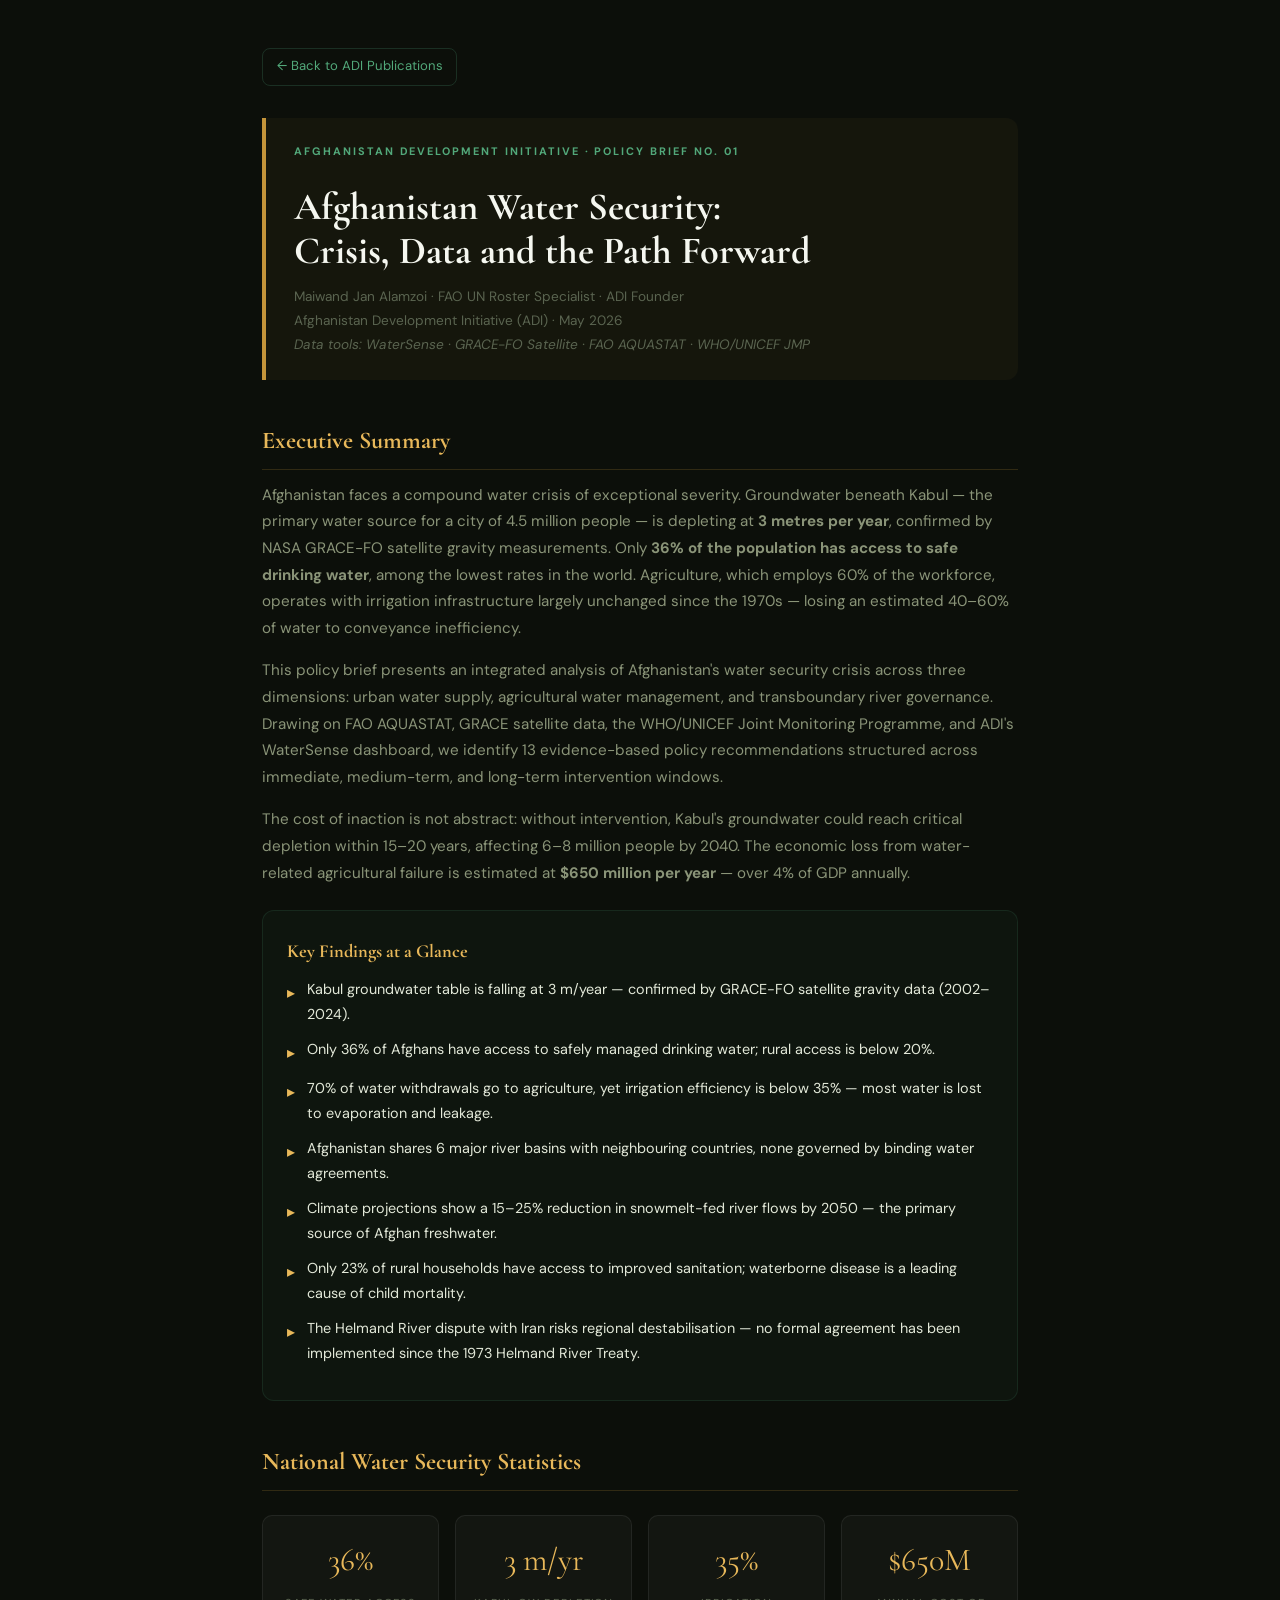
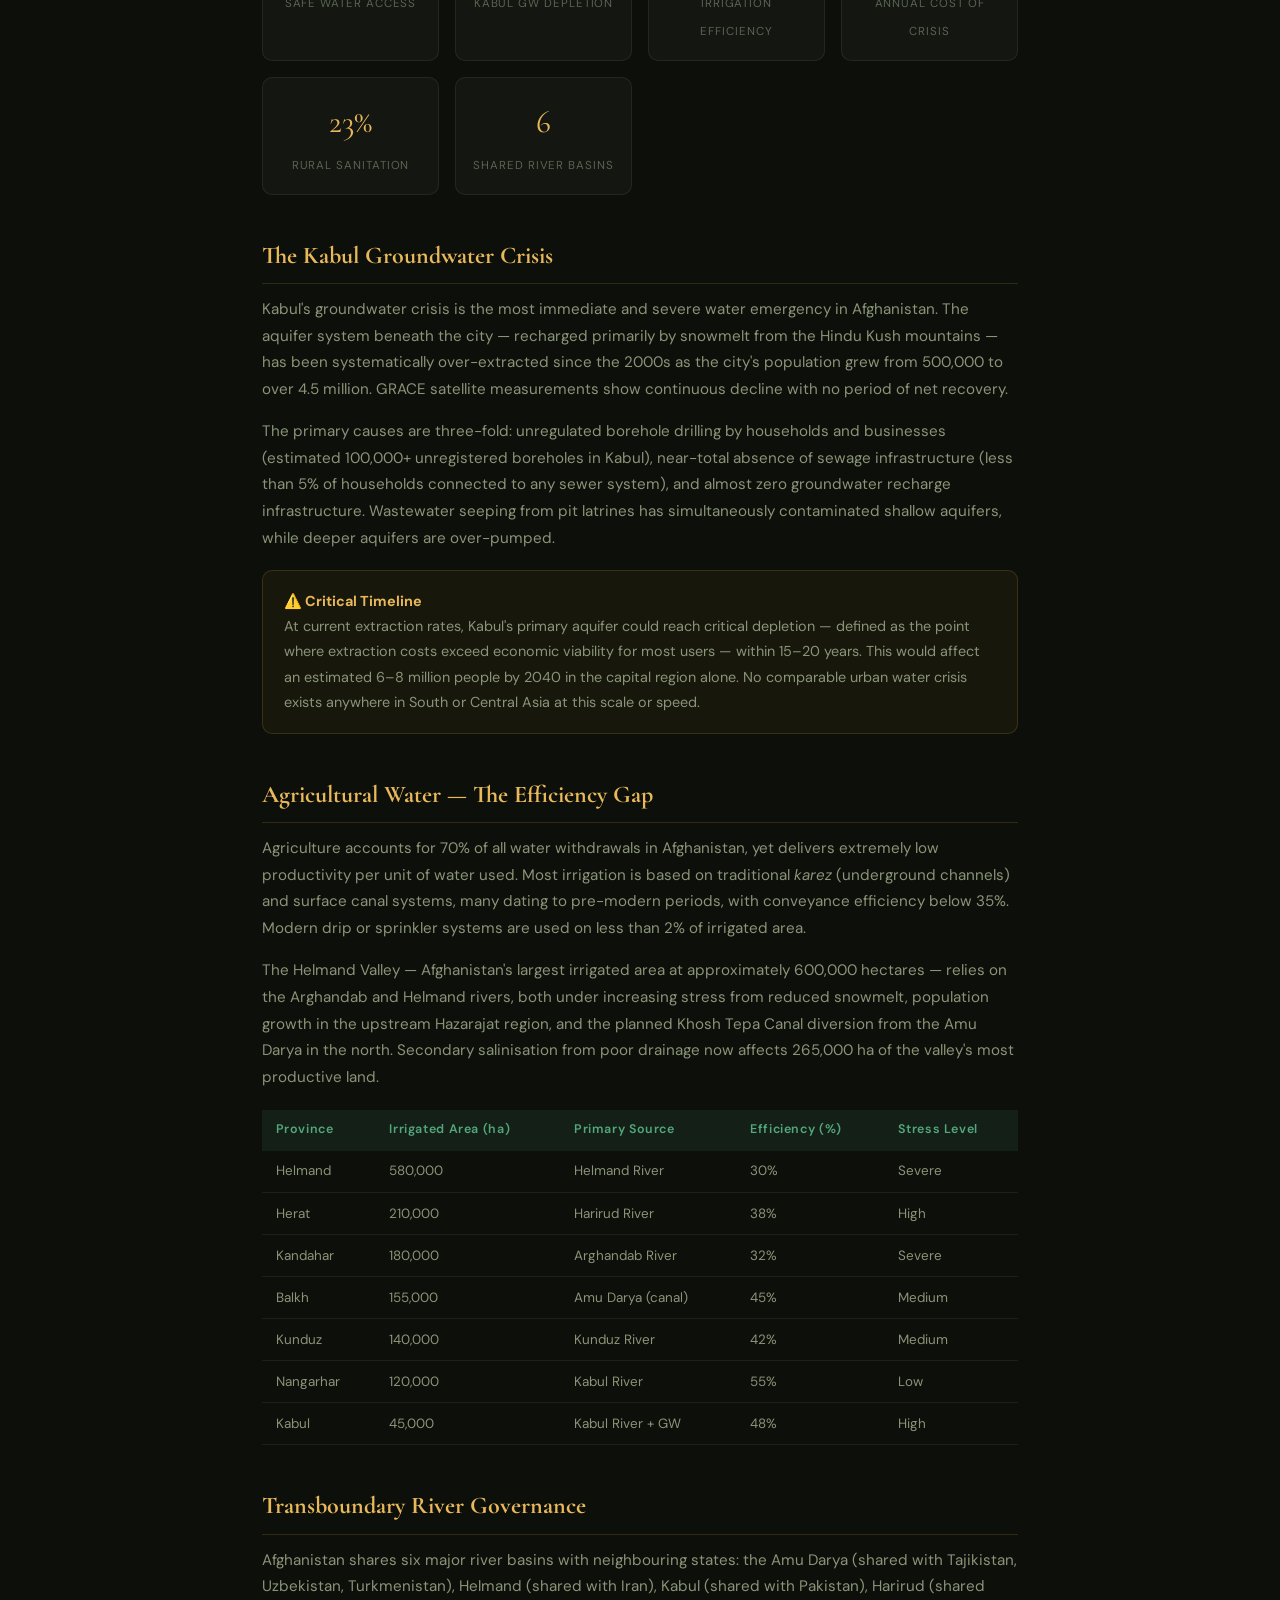
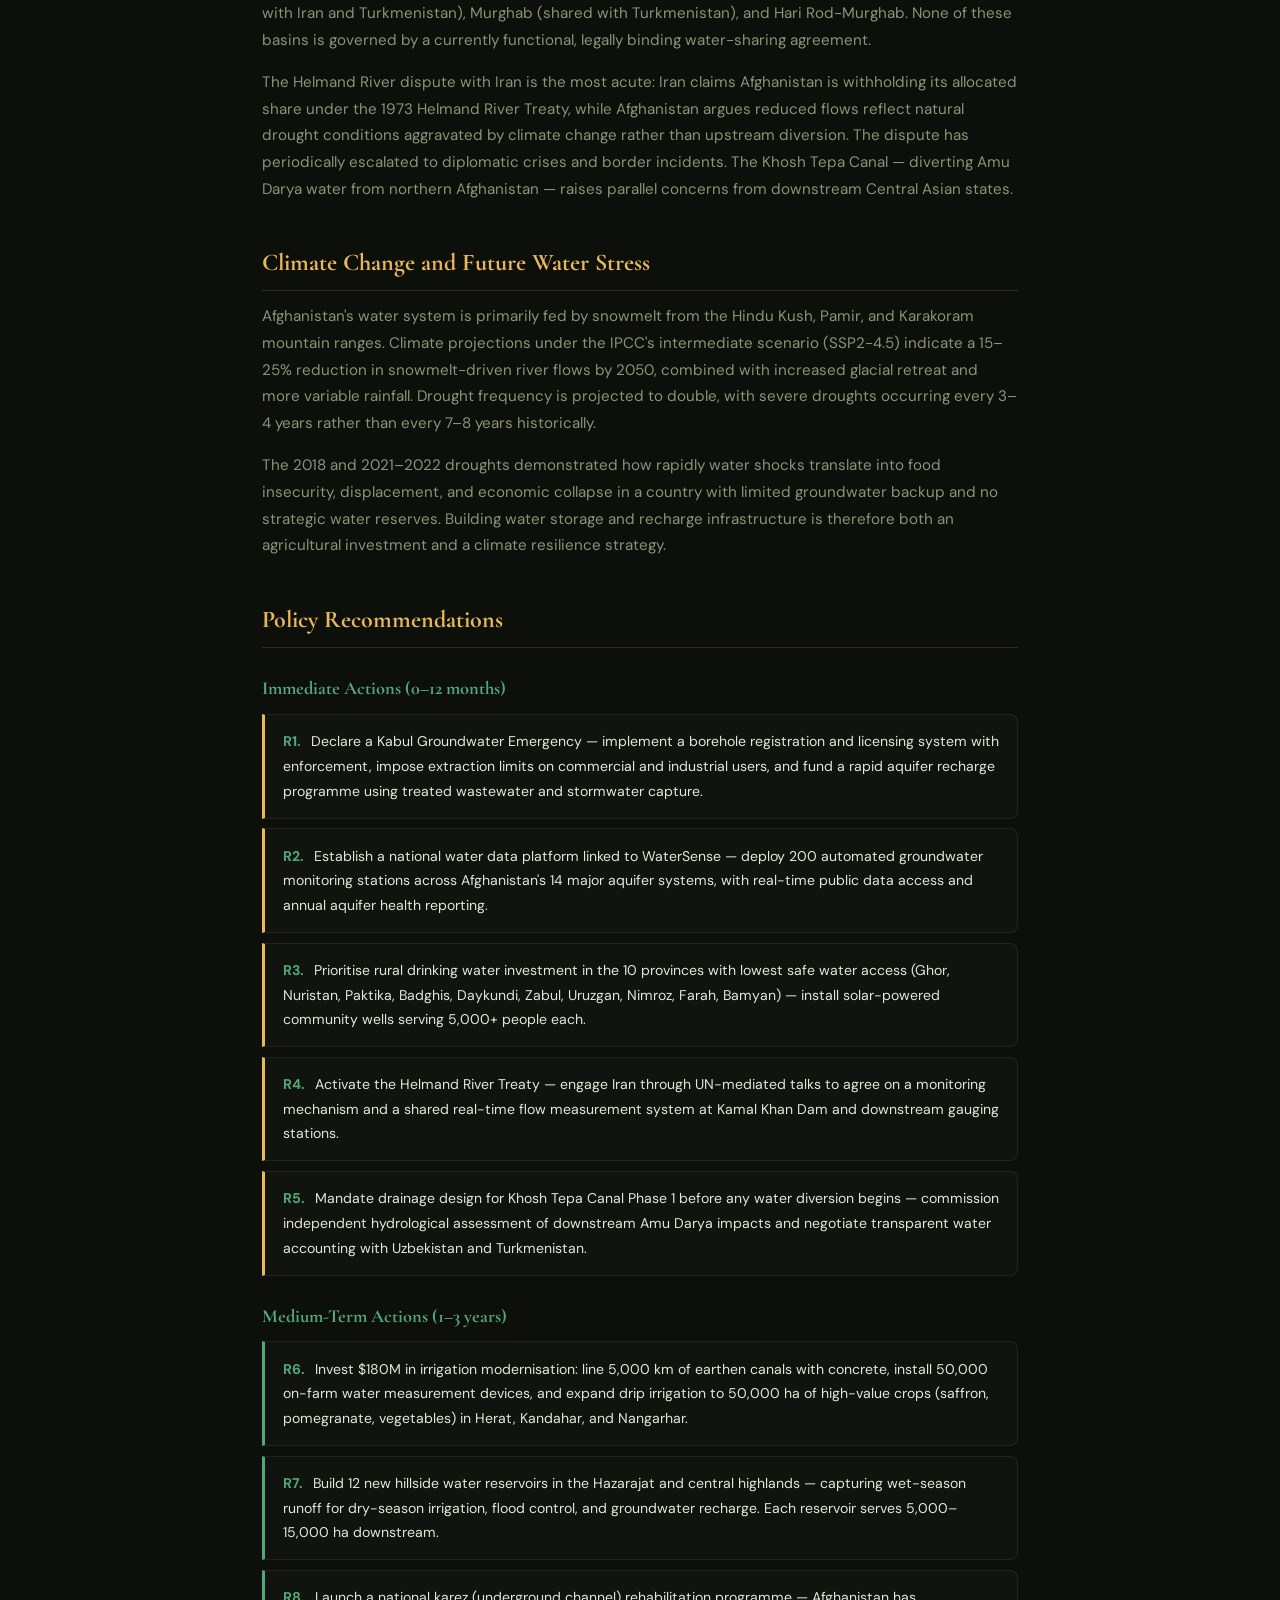
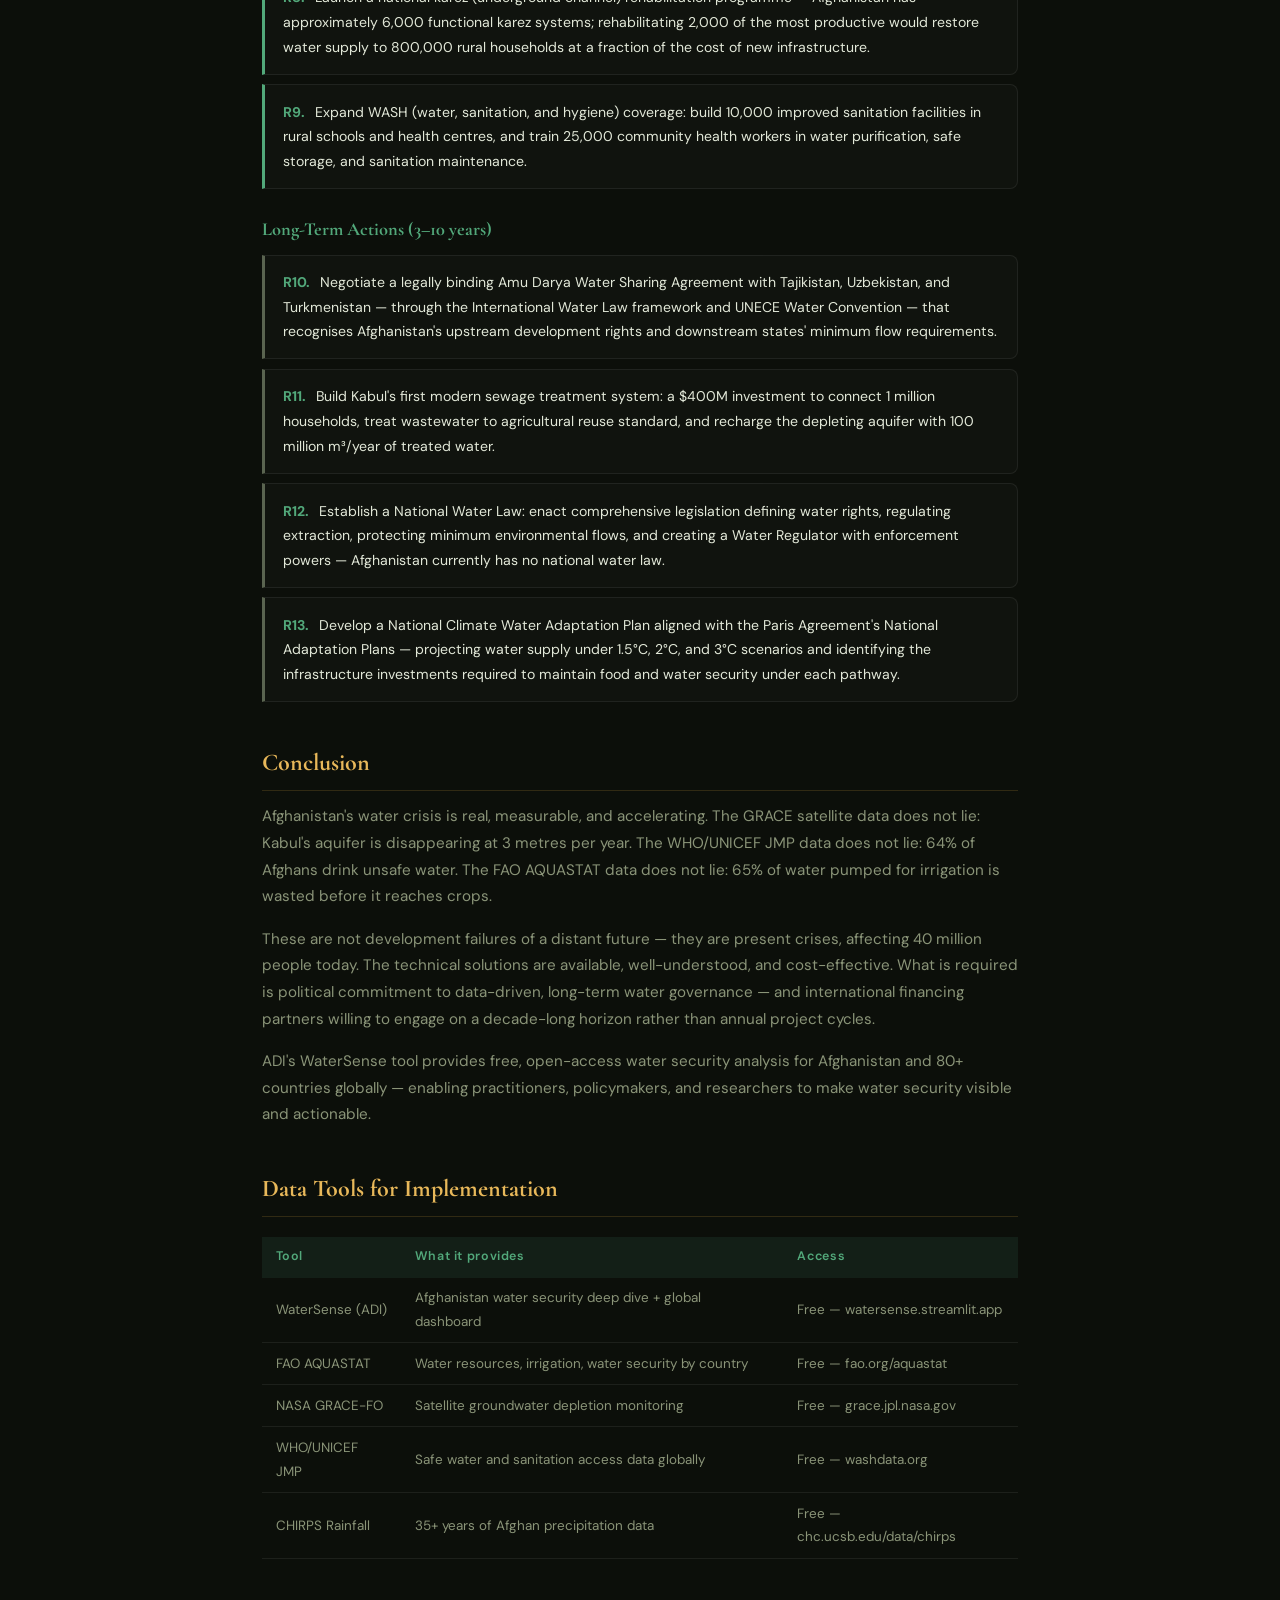
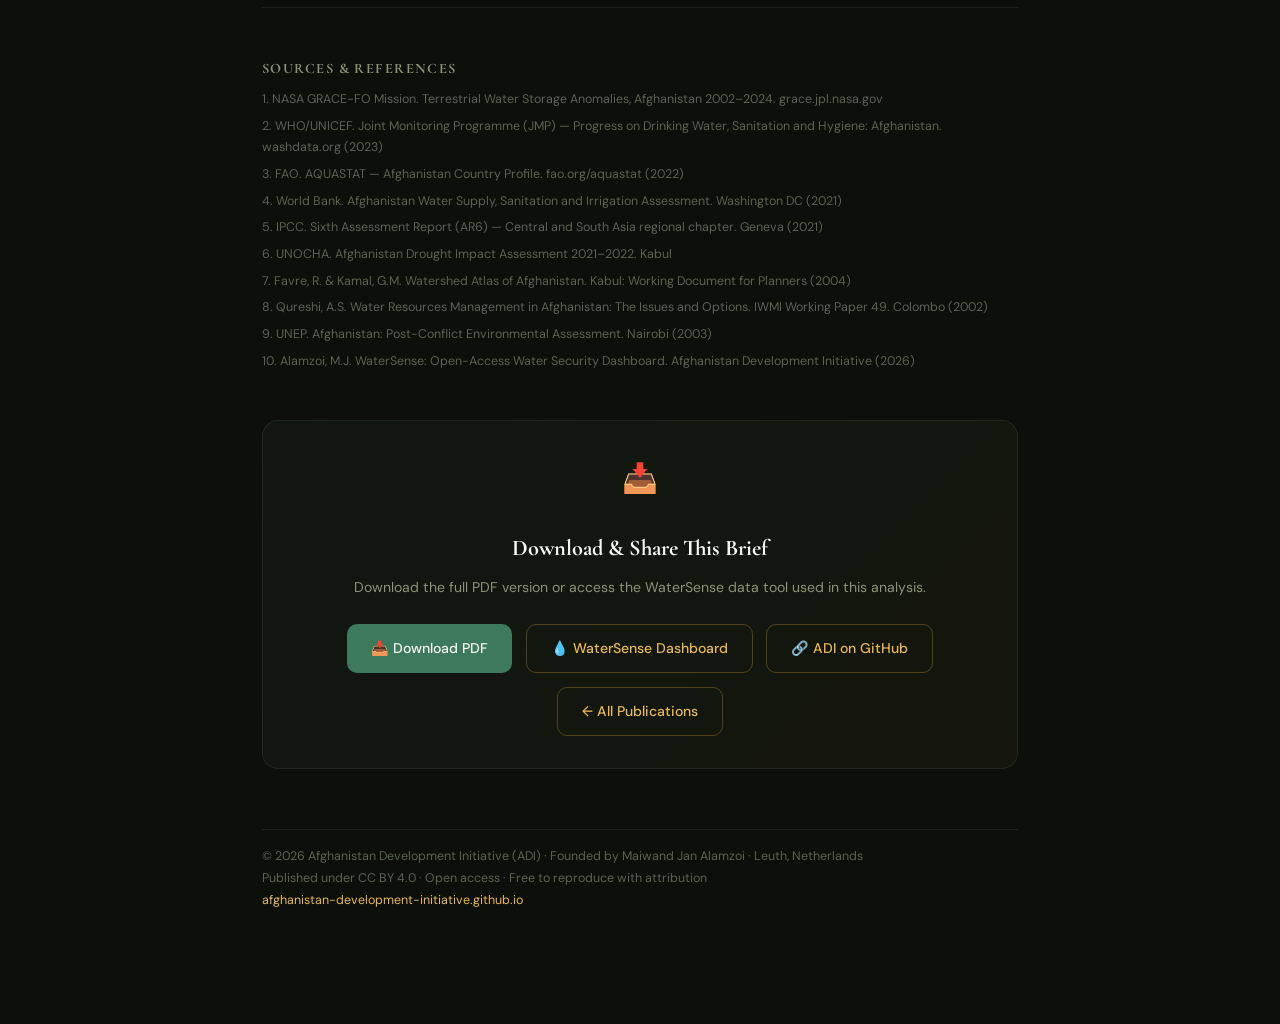
<file: publications/policy_brief_01_water_security.html>
<!DOCTYPE html>
<html lang="en">
<head>
<meta charset="UTF-8">
<meta name="viewport" content="width=device-width, initial-scale=1.0">
<title>ADI Policy Brief No. 01 — Afghanistan Water Security: Crisis, Data and the Path Forward</title>
<link href="https://fonts.googleapis.com/css2?family=Cormorant+Garamond:wght@400;500;600;700&family=DM+Sans:wght@300;400;500;600&display=swap" rel="stylesheet">
<style>
:root{--bg:#0c0f0a;--bg2:#111410;--green:#3d7a5c;--green-l:#52a87a;--gold:#c4943a;--gold-l:#e8b85a;--text:#e2e8d8;--text-m:#8a9478;--text-d:#5a6450;--white:#f5f7f0;--border:rgba(255,255,255,0.07)}
*{margin:0;padding:0;box-sizing:border-box}
body{font-family:'DM Sans',sans-serif;background:var(--bg);color:var(--text);line-height:1.75;max-width:820px;margin:0 auto;padding:3rem 2rem 6rem}
@media print{body{background:#fff;color:#111;max-width:100%;padding:2cm}.no-print{display:none}}
h1{font-family:'Cormorant Garamond',serif;font-size:2.4rem;color:var(--white);line-height:1.15;margin:1.5rem 0 .5rem}
h2{font-family:'Cormorant Garamond',serif;font-size:1.5rem;color:var(--gold-l);margin:2.5rem 0 .75rem;border-bottom:1px solid rgba(196,148,58,.2);padding-bottom:.4rem}
h3{font-family:'Cormorant Garamond',serif;font-size:1.15rem;color:var(--green-l);margin:1.5rem 0 .5rem}
p{color:var(--text-m);margin-bottom:1rem;font-size:.95rem}
.cover{border-left:4px solid var(--gold);padding:1.5rem 1.75rem;background:rgba(196,148,58,.05);border-radius:0 12px 12px 0;margin-bottom:2.5rem}
.label{font-size:.68rem;font-weight:700;letter-spacing:.18em;text-transform:uppercase;color:var(--green-l);margin-bottom:.3rem}
.authors{font-size:.85rem;color:var(--text-d);margin-top:.75rem}
.key-findings{background:rgba(61,122,92,.06);border:1px solid rgba(61,122,92,.2);border-radius:12px;padding:1.5rem;margin:1.5rem 0}
.finding{display:flex;gap:.75rem;align-items:flex-start;margin:.6rem 0;font-size:.9rem}
.finding::before{content:'▸';color:var(--gold-l);flex-shrink:0;margin-top:.1rem;font-size:1rem}
.stat-row{display:grid;grid-template-columns:repeat(auto-fit,minmax(155px,1fr));gap:1rem;margin:1.5rem 0}
.stat-box{background:rgba(255,255,255,.03);border:1px solid var(--border);border-radius:10px;padding:1rem;text-align:center}
.stat-num{font-family:'Cormorant Garamond',serif;font-size:2rem;color:var(--gold-l);display:block}
.stat-lbl{font-size:.72rem;color:var(--text-d);text-transform:uppercase;letter-spacing:.08em}
.recommendation{background:rgba(255,255,255,.02);border:1px solid var(--border);border-left:3px solid var(--green-l);border-radius:0 8px 8px 0;padding:.9rem 1.1rem;margin:.6rem 0;font-size:.88rem}
.rec-num{font-weight:700;color:var(--green-l);margin-right:.4rem}
.rec-urgent{border-left-color:var(--gold-l)}
.rec-long{border-left-color:var(--text-d)}
table{width:100%;border-collapse:collapse;margin:1.2rem 0;font-size:.84rem}
th{background:rgba(61,122,92,.15);color:var(--green-l);padding:.6rem .85rem;text-align:left;font-weight:600;font-size:.78rem;letter-spacing:.05em}
td{padding:.55rem .85rem;border-bottom:1px solid var(--border);color:var(--text-m)}
tr:hover td{background:rgba(255,255,255,.02)}
.sources{margin-top:3rem;border-top:1px solid var(--border);padding-top:1.5rem}
.src-item{font-size:.78rem;color:var(--text-d);margin:.3rem 0}
.back-link{display:inline-flex;align-items:center;gap:.4rem;font-size:.82rem;color:var(--green-l);text-decoration:none;margin-bottom:2rem;padding:.4rem .85rem;border:1px solid rgba(61,122,92,.3);border-radius:8px;transition:all .2s}
.back-link:hover{border-color:var(--green-l);background:rgba(61,122,92,.08)}
.callout{background:rgba(196,148,58,.06);border:1px solid rgba(196,148,58,.2);border-radius:10px;padding:1.1rem 1.3rem;margin:1.2rem 0;font-size:.9rem;color:var(--text-m)}
.callout strong{color:var(--gold-l)}
.download-section{background:linear-gradient(135deg,rgba(61,122,92,.08),rgba(196,148,58,.05));border:1px solid var(--border);border-radius:16px;padding:2rem;margin-top:3rem;text-align:center}
.download-section h3{font-family:'Cormorant Garamond',serif;font-size:1.4rem;color:var(--white);margin-bottom:.5rem}
.download-section p{font-size:.88rem;color:var(--text-m);margin-bottom:1.5rem}
.dl-links{display:flex;gap:.85rem;justify-content:center;flex-wrap:wrap}
.btn-dl{display:inline-flex;align-items:center;gap:.45rem;padding:.72rem 1.5rem;border-radius:10px;font-size:.88rem;font-weight:500;text-decoration:none;transition:all .2s;font-family:'DM Sans',sans-serif}
.btn-primary{background:var(--green);color:var(--white)}
.btn-primary:hover{background:var(--green-l);transform:translateY(-2px)}
.btn-secondary{background:transparent;color:var(--gold-l);border:1.5px solid rgba(196,148,58,.35)}
.btn-secondary:hover{border-color:var(--gold-l);transform:translateY(-2px)}
</style>
</head>
<body>

<a href="../index.html#publications" class="back-link no-print">← Back to ADI Publications</a>

<div class="cover">
  <div class="label">Afghanistan Development Initiative · Policy Brief No. 01</div>
  <h1>Afghanistan Water Security:<br>Crisis, Data and the Path Forward</h1>
  <div class="authors">
    Maiwand Jan Alamzoi · FAO UN Roster Specialist · ADI Founder<br>
    Afghanistan Development Initiative (ADI) · May 2026<br>
    <em>Data tools: WaterSense · GRACE-FO Satellite · FAO AQUASTAT · WHO/UNICEF JMP</em>
  </div>
</div>

<h2>Executive Summary</h2>
<p>Afghanistan faces a compound water crisis of exceptional severity. Groundwater beneath Kabul — the primary water source for a city of 4.5 million people — is depleting at <strong>3 metres per year</strong>, confirmed by NASA GRACE-FO satellite gravity measurements. Only <strong>36% of the population has access to safe drinking water</strong>, among the lowest rates in the world. Agriculture, which employs 60% of the workforce, operates with irrigation infrastructure largely unchanged since the 1970s — losing an estimated 40–60% of water to conveyance inefficiency.</p>
<p>This policy brief presents an integrated analysis of Afghanistan's water security crisis across three dimensions: urban water supply, agricultural water management, and transboundary river governance. Drawing on FAO AQUASTAT, GRACE satellite data, the WHO/UNICEF Joint Monitoring Programme, and ADI's WaterSense dashboard, we identify 13 evidence-based policy recommendations structured across immediate, medium-term, and long-term intervention windows.</p>
<p>The cost of inaction is not abstract: without intervention, Kabul's groundwater could reach critical depletion within 15–20 years, affecting 6–8 million people by 2040. The economic loss from water-related agricultural failure is estimated at <strong>$650 million per year</strong> — over 4% of GDP annually.</p>

<div class="key-findings">
  <h3 style="margin-top:0;color:var(--gold-l)">Key Findings at a Glance</h3>
  <div class="finding">Kabul groundwater table is falling at 3 m/year — confirmed by GRACE-FO satellite gravity data (2002–2024).</div>
  <div class="finding">Only 36% of Afghans have access to safely managed drinking water; rural access is below 20%.</div>
  <div class="finding">70% of water withdrawals go to agriculture, yet irrigation efficiency is below 35% — most water is lost to evaporation and leakage.</div>
  <div class="finding">Afghanistan shares 6 major river basins with neighbouring countries, none governed by binding water agreements.</div>
  <div class="finding">Climate projections show a 15–25% reduction in snowmelt-fed river flows by 2050 — the primary source of Afghan freshwater.</div>
  <div class="finding">Only 23% of rural households have access to improved sanitation; waterborne disease is a leading cause of child mortality.</div>
  <div class="finding">The Helmand River dispute with Iran risks regional destabilisation — no formal agreement has been implemented since the 1973 Helmand River Treaty.</div>
</div>

<h2>National Water Security Statistics</h2>
<div class="stat-row">
  <div class="stat-box"><span class="stat-num">36%</span><span class="stat-lbl">Safe water access</span></div>
  <div class="stat-box"><span class="stat-num">3 m/yr</span><span class="stat-lbl">Kabul GW depletion</span></div>
  <div class="stat-box"><span class="stat-num">35%</span><span class="stat-lbl">Irrigation efficiency</span></div>
  <div class="stat-box"><span class="stat-num">$650M</span><span class="stat-lbl">Annual cost of crisis</span></div>
  <div class="stat-box"><span class="stat-num">23%</span><span class="stat-lbl">Rural sanitation</span></div>
  <div class="stat-box"><span class="stat-num">6</span><span class="stat-lbl">Shared river basins</span></div>
</div>

<h2>The Kabul Groundwater Crisis</h2>
<p>Kabul's groundwater crisis is the most immediate and severe water emergency in Afghanistan. The aquifer system beneath the city — recharged primarily by snowmelt from the Hindu Kush mountains — has been systematically over-extracted since the 2000s as the city's population grew from 500,000 to over 4.5 million. GRACE satellite measurements show continuous decline with no period of net recovery.</p>
<p>The primary causes are three-fold: unregulated borehole drilling by households and businesses (estimated 100,000+ unregistered boreholes in Kabul), near-total absence of sewage infrastructure (less than 5% of households connected to any sewer system), and almost zero groundwater recharge infrastructure. Wastewater seeping from pit latrines has simultaneously contaminated shallow aquifers, while deeper aquifers are over-pumped.</p>

<div class="callout">
  <strong>⚠️ Critical Timeline</strong><br>
  At current extraction rates, Kabul's primary aquifer could reach critical depletion — defined as the point where extraction costs exceed economic viability for most users — within 15–20 years. This would affect an estimated 6–8 million people by 2040 in the capital region alone. No comparable urban water crisis exists anywhere in South or Central Asia at this scale or speed.
</div>

<h2>Agricultural Water — The Efficiency Gap</h2>
<p>Agriculture accounts for 70% of all water withdrawals in Afghanistan, yet delivers extremely low productivity per unit of water used. Most irrigation is based on traditional <em>karez</em> (underground channels) and surface canal systems, many dating to pre-modern periods, with conveyance efficiency below 35%. Modern drip or sprinkler systems are used on less than 2% of irrigated area.</p>
<p>The Helmand Valley — Afghanistan's largest irrigated area at approximately 600,000 hectares — relies on the Arghandab and Helmand rivers, both under increasing stress from reduced snowmelt, population growth in the upstream Hazarajat region, and the planned Khosh Tepa Canal diversion from the Amu Darya in the north. Secondary salinisation from poor drainage now affects 265,000 ha of the valley's most productive land.</p>

<table>
  <thead><tr><th>Province</th><th>Irrigated Area (ha)</th><th>Primary Source</th><th>Efficiency (%)</th><th>Stress Level</th></tr></thead>
  <tbody>
    <tr><td>Helmand</td><td>580,000</td><td>Helmand River</td><td>30%</td><td>Severe</td></tr>
    <tr><td>Herat</td><td>210,000</td><td>Harirud River</td><td>38%</td><td>High</td></tr>
    <tr><td>Kandahar</td><td>180,000</td><td>Arghandab River</td><td>32%</td><td>Severe</td></tr>
    <tr><td>Balkh</td><td>155,000</td><td>Amu Darya (canal)</td><td>45%</td><td>Medium</td></tr>
    <tr><td>Kunduz</td><td>140,000</td><td>Kunduz River</td><td>42%</td><td>Medium</td></tr>
    <tr><td>Nangarhar</td><td>120,000</td><td>Kabul River</td><td>55%</td><td>Low</td></tr>
    <tr><td>Kabul</td><td>45,000</td><td>Kabul River + GW</td><td>48%</td><td>High</td></tr>
  </tbody>
</table>

<h2>Transboundary River Governance</h2>
<p>Afghanistan shares six major river basins with neighbouring states: the Amu Darya (shared with Tajikistan, Uzbekistan, Turkmenistan), Helmand (shared with Iran), Kabul (shared with Pakistan), Harirud (shared with Iran and Turkmenistan), Murghab (shared with Turkmenistan), and Hari Rod-Murghab. None of these basins is governed by a currently functional, legally binding water-sharing agreement.</p>
<p>The Helmand River dispute with Iran is the most acute: Iran claims Afghanistan is withholding its allocated share under the 1973 Helmand River Treaty, while Afghanistan argues reduced flows reflect natural drought conditions aggravated by climate change rather than upstream diversion. The dispute has periodically escalated to diplomatic crises and border incidents. The Khosh Tepa Canal — diverting Amu Darya water from northern Afghanistan — raises parallel concerns from downstream Central Asian states.</p>

<h2>Climate Change and Future Water Stress</h2>
<p>Afghanistan's water system is primarily fed by snowmelt from the Hindu Kush, Pamir, and Karakoram mountain ranges. Climate projections under the IPCC's intermediate scenario (SSP2-4.5) indicate a 15–25% reduction in snowmelt-driven river flows by 2050, combined with increased glacial retreat and more variable rainfall. Drought frequency is projected to double, with severe droughts occurring every 3–4 years rather than every 7–8 years historically.</p>
<p>The 2018 and 2021–2022 droughts demonstrated how rapidly water shocks translate into food insecurity, displacement, and economic collapse in a country with limited groundwater backup and no strategic water reserves. Building water storage and recharge infrastructure is therefore both an agricultural investment and a climate resilience strategy.</p>

<h2>Policy Recommendations</h2>

<h3>Immediate Actions (0–12 months)</h3>
<div class="recommendation rec-urgent">
  <span class="rec-num">R1.</span> Declare a Kabul Groundwater Emergency — implement a borehole registration and licensing system with enforcement, impose extraction limits on commercial and industrial users, and fund a rapid aquifer recharge programme using treated wastewater and stormwater capture.
</div>
<div class="recommendation rec-urgent">
  <span class="rec-num">R2.</span> Establish a national water data platform linked to WaterSense — deploy 200 automated groundwater monitoring stations across Afghanistan's 14 major aquifer systems, with real-time public data access and annual aquifer health reporting.
</div>
<div class="recommendation rec-urgent">
  <span class="rec-num">R3.</span> Prioritise rural drinking water investment in the 10 provinces with lowest safe water access (Ghor, Nuristan, Paktika, Badghis, Daykundi, Zabul, Uruzgan, Nimroz, Farah, Bamyan) — install solar-powered community wells serving 5,000+ people each.
</div>
<div class="recommendation rec-urgent">
  <span class="rec-num">R4.</span> Activate the Helmand River Treaty — engage Iran through UN-mediated talks to agree on a monitoring mechanism and a shared real-time flow measurement system at Kamal Khan Dam and downstream gauging stations.
</div>
<div class="recommendation rec-urgent">
  <span class="rec-num">R5.</span> Mandate drainage design for Khosh Tepa Canal Phase 1 before any water diversion begins — commission independent hydrological assessment of downstream Amu Darya impacts and negotiate transparent water accounting with Uzbekistan and Turkmenistan.
</div>

<h3>Medium-Term Actions (1–3 years)</h3>
<div class="recommendation">
  <span class="rec-num">R6.</span> Invest $180M in irrigation modernisation: line 5,000 km of earthen canals with concrete, install 50,000 on-farm water measurement devices, and expand drip irrigation to 50,000 ha of high-value crops (saffron, pomegranate, vegetables) in Herat, Kandahar, and Nangarhar.
</div>
<div class="recommendation">
  <span class="rec-num">R7.</span> Build 12 new hillside water reservoirs in the Hazarajat and central highlands — capturing wet-season runoff for dry-season irrigation, flood control, and groundwater recharge. Each reservoir serves 5,000–15,000 ha downstream.
</div>
<div class="recommendation">
  <span class="rec-num">R8.</span> Launch a national karez (underground channel) rehabilitation programme — Afghanistan has approximately 6,000 functional karez systems; rehabilitating 2,000 of the most productive would restore water supply to 800,000 rural households at a fraction of the cost of new infrastructure.
</div>
<div class="recommendation">
  <span class="rec-num">R9.</span> Expand WASH (water, sanitation, and hygiene) coverage: build 10,000 improved sanitation facilities in rural schools and health centres, and train 25,000 community health workers in water purification, safe storage, and sanitation maintenance.
</div>

<h3>Long-Term Actions (3–10 years)</h3>
<div class="recommendation rec-long">
  <span class="rec-num">R10.</span> Negotiate a legally binding Amu Darya Water Sharing Agreement with Tajikistan, Uzbekistan, and Turkmenistan — through the International Water Law framework and UNECE Water Convention — that recognises Afghanistan's upstream development rights and downstream states' minimum flow requirements.
</div>
<div class="recommendation rec-long">
  <span class="rec-num">R11.</span> Build Kabul's first modern sewage treatment system: a $400M investment to connect 1 million households, treat wastewater to agricultural reuse standard, and recharge the depleting aquifer with 100 million m³/year of treated water.
</div>
<div class="recommendation rec-long">
  <span class="rec-num">R12.</span> Establish a National Water Law: enact comprehensive legislation defining water rights, regulating extraction, protecting minimum environmental flows, and creating a Water Regulator with enforcement powers — Afghanistan currently has no national water law.
</div>
<div class="recommendation rec-long">
  <span class="rec-num">R13.</span> Develop a National Climate Water Adaptation Plan aligned with the Paris Agreement's National Adaptation Plans — projecting water supply under 1.5°C, 2°C, and 3°C scenarios and identifying the infrastructure investments required to maintain food and water security under each pathway.
</div>

<h2>Conclusion</h2>
<p>Afghanistan's water crisis is real, measurable, and accelerating. The GRACE satellite data does not lie: Kabul's aquifer is disappearing at 3 metres per year. The WHO/UNICEF JMP data does not lie: 64% of Afghans drink unsafe water. The FAO AQUASTAT data does not lie: 65% of water pumped for irrigation is wasted before it reaches crops.</p>
<p>These are not development failures of a distant future — they are present crises, affecting 40 million people today. The technical solutions are available, well-understood, and cost-effective. What is required is political commitment to data-driven, long-term water governance — and international financing partners willing to engage on a decade-long horizon rather than annual project cycles.</p>
<p>ADI's WaterSense tool provides free, open-access water security analysis for Afghanistan and 80+ countries globally — enabling practitioners, policymakers, and researchers to make water security visible and actionable.</p>

<h2>Data Tools for Implementation</h2>
<table>
  <thead><tr><th>Tool</th><th>What it provides</th><th>Access</th></tr></thead>
  <tbody>
    <tr><td>WaterSense (ADI)</td><td>Afghanistan water security deep dive + global dashboard</td><td>Free — watersense.streamlit.app</td></tr>
    <tr><td>FAO AQUASTAT</td><td>Water resources, irrigation, water security by country</td><td>Free — fao.org/aquastat</td></tr>
    <tr><td>NASA GRACE-FO</td><td>Satellite groundwater depletion monitoring</td><td>Free — grace.jpl.nasa.gov</td></tr>
    <tr><td>WHO/UNICEF JMP</td><td>Safe water and sanitation access data globally</td><td>Free — washdata.org</td></tr>
    <tr><td>CHIRPS Rainfall</td><td>35+ years of Afghan precipitation data</td><td>Free — chc.ucsb.edu/data/chirps</td></tr>
  </tbody>
</table>

<div class="sources">
  <h3 style="color:var(--text-m);font-size:.9rem;text-transform:uppercase;letter-spacing:.1em">Sources & References</h3>
  <div class="src-item">1. NASA GRACE-FO Mission. Terrestrial Water Storage Anomalies, Afghanistan 2002–2024. grace.jpl.nasa.gov</div>
  <div class="src-item">2. WHO/UNICEF. Joint Monitoring Programme (JMP) — Progress on Drinking Water, Sanitation and Hygiene: Afghanistan. washdata.org (2023)</div>
  <div class="src-item">3. FAO. AQUASTAT — Afghanistan Country Profile. fao.org/aquastat (2022)</div>
  <div class="src-item">4. World Bank. Afghanistan Water Supply, Sanitation and Irrigation Assessment. Washington DC (2021)</div>
  <div class="src-item">5. IPCC. Sixth Assessment Report (AR6) — Central and South Asia regional chapter. Geneva (2021)</div>
  <div class="src-item">6. UNOCHA. Afghanistan Drought Impact Assessment 2021–2022. Kabul</div>
  <div class="src-item">7. Favre, R. & Kamal, G.M. Watershed Atlas of Afghanistan. Kabul: Working Document for Planners (2004)</div>
  <div class="src-item">8. Qureshi, A.S. Water Resources Management in Afghanistan: The Issues and Options. IWMI Working Paper 49. Colombo (2002)</div>
  <div class="src-item">9. UNEP. Afghanistan: Post-Conflict Environmental Assessment. Nairobi (2003)</div>
  <div class="src-item">10. Alamzoi, M.J. WaterSense: Open-Access Water Security Dashboard. Afghanistan Development Initiative (2026)</div>
</div>

<!-- DOWNLOAD SECTION -->
<div class="download-section no-print" id="download">
  <div style="font-size:1.8rem;margin-bottom:.5rem">📥</div>
  <h3>Download &amp; Share This Brief</h3>
  <p>Download the full PDF version or access the WaterSense data tool used in this analysis.</p>
  <div class="dl-links">
    <a href="ADI_PolicyBrief_WaterSecurity_Afghanistan.pdf" target="_blank" class="btn-dl btn-primary">📥 Download PDF</a>
    <a href="https://watersense-zgfumfyhmdeghxyww3hjyj.streamlit.app" target="_blank" class="btn-dl btn-secondary">💧 WaterSense Dashboard</a>
    <a href="https://github.com/afghanistan-development-initiative" target="_blank" class="btn-dl btn-secondary">🔗 ADI on GitHub</a>
    <a href="../index.html#publications" class="btn-dl btn-secondary">← All Publications</a>
  </div>
</div>

<br>
<p style="font-size:.78rem;color:var(--text-d);border-top:1px solid var(--border);padding-top:1rem;margin-top:2rem">
  © 2026 Afghanistan Development Initiative (ADI) · Founded by Maiwand Jan Alamzoi · Leuth, Netherlands<br>
  Published under CC BY 4.0 · Open access · Free to reproduce with attribution<br>
  <a href="https://afghanistan-development-initiative.github.io" style="color:var(--gold-l);text-decoration:none">afghanistan-development-initiative.github.io</a>
</p>

</body>
</html>
</file>
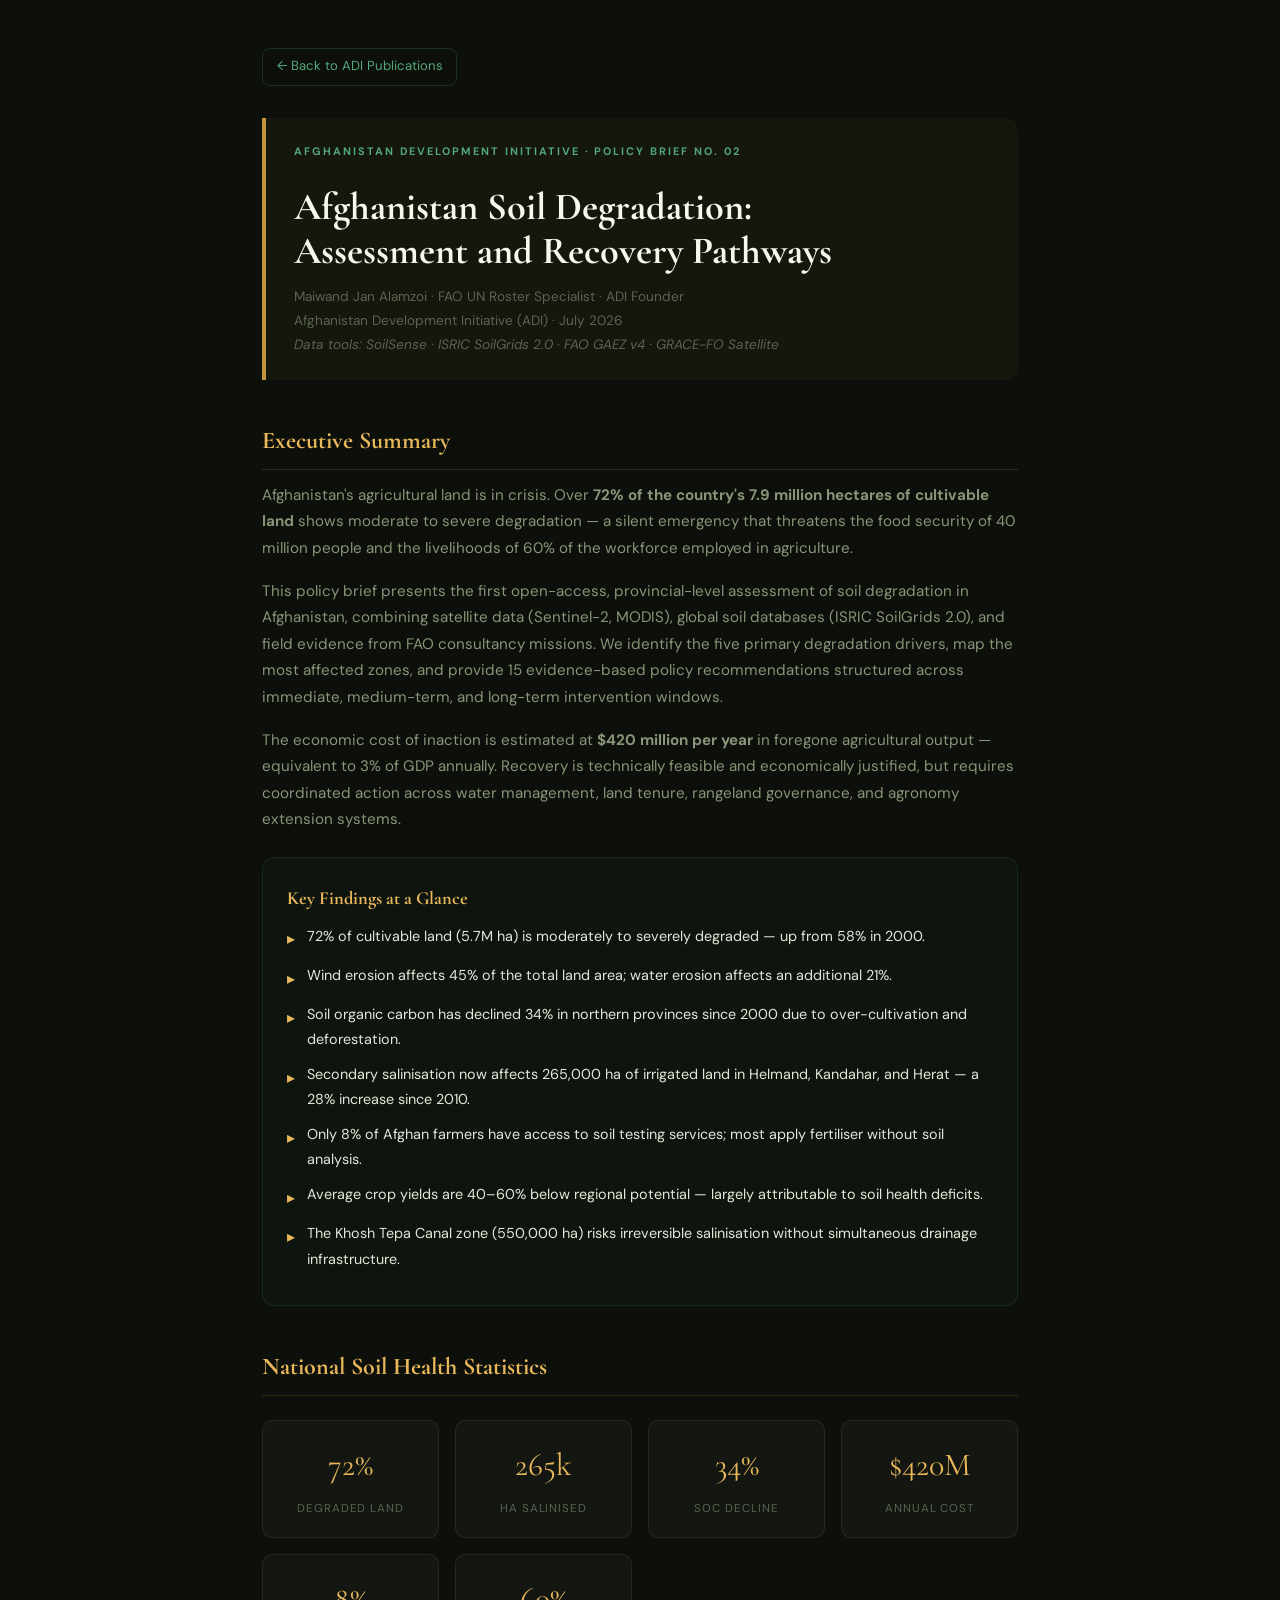
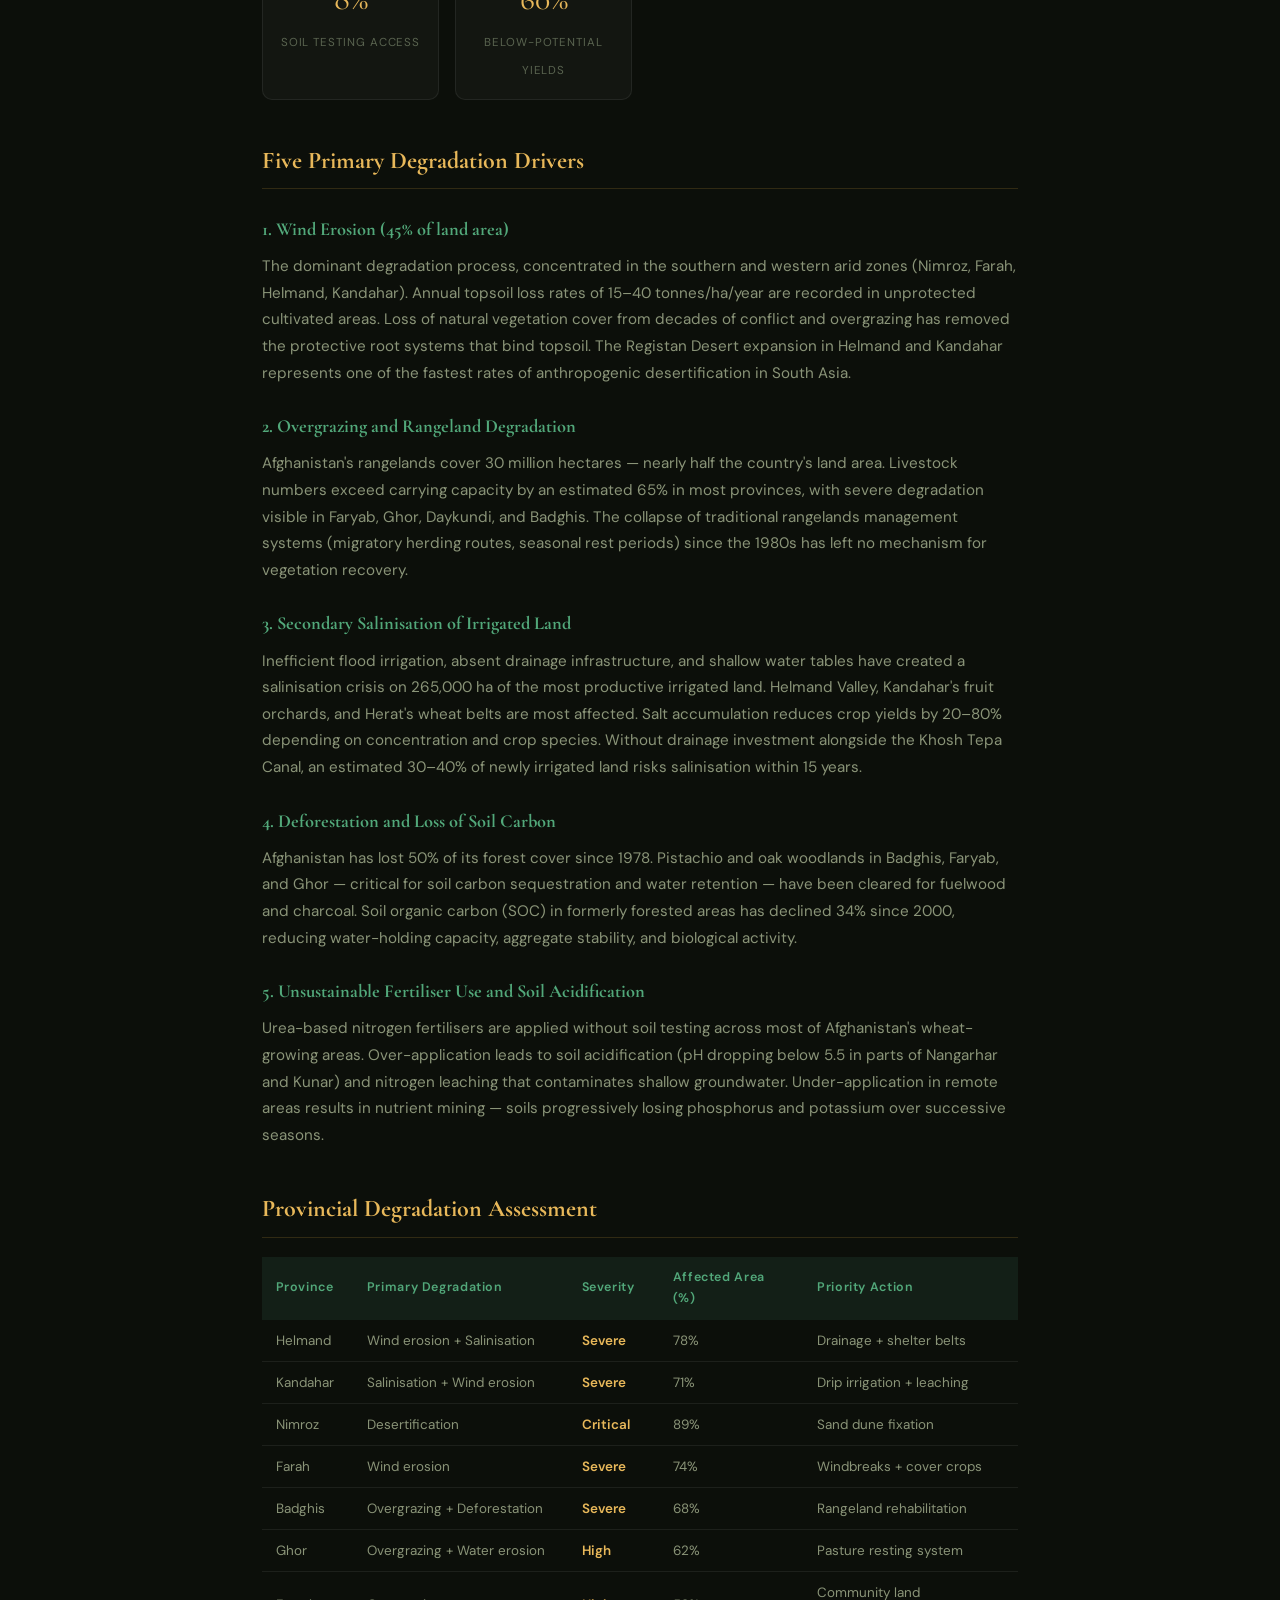
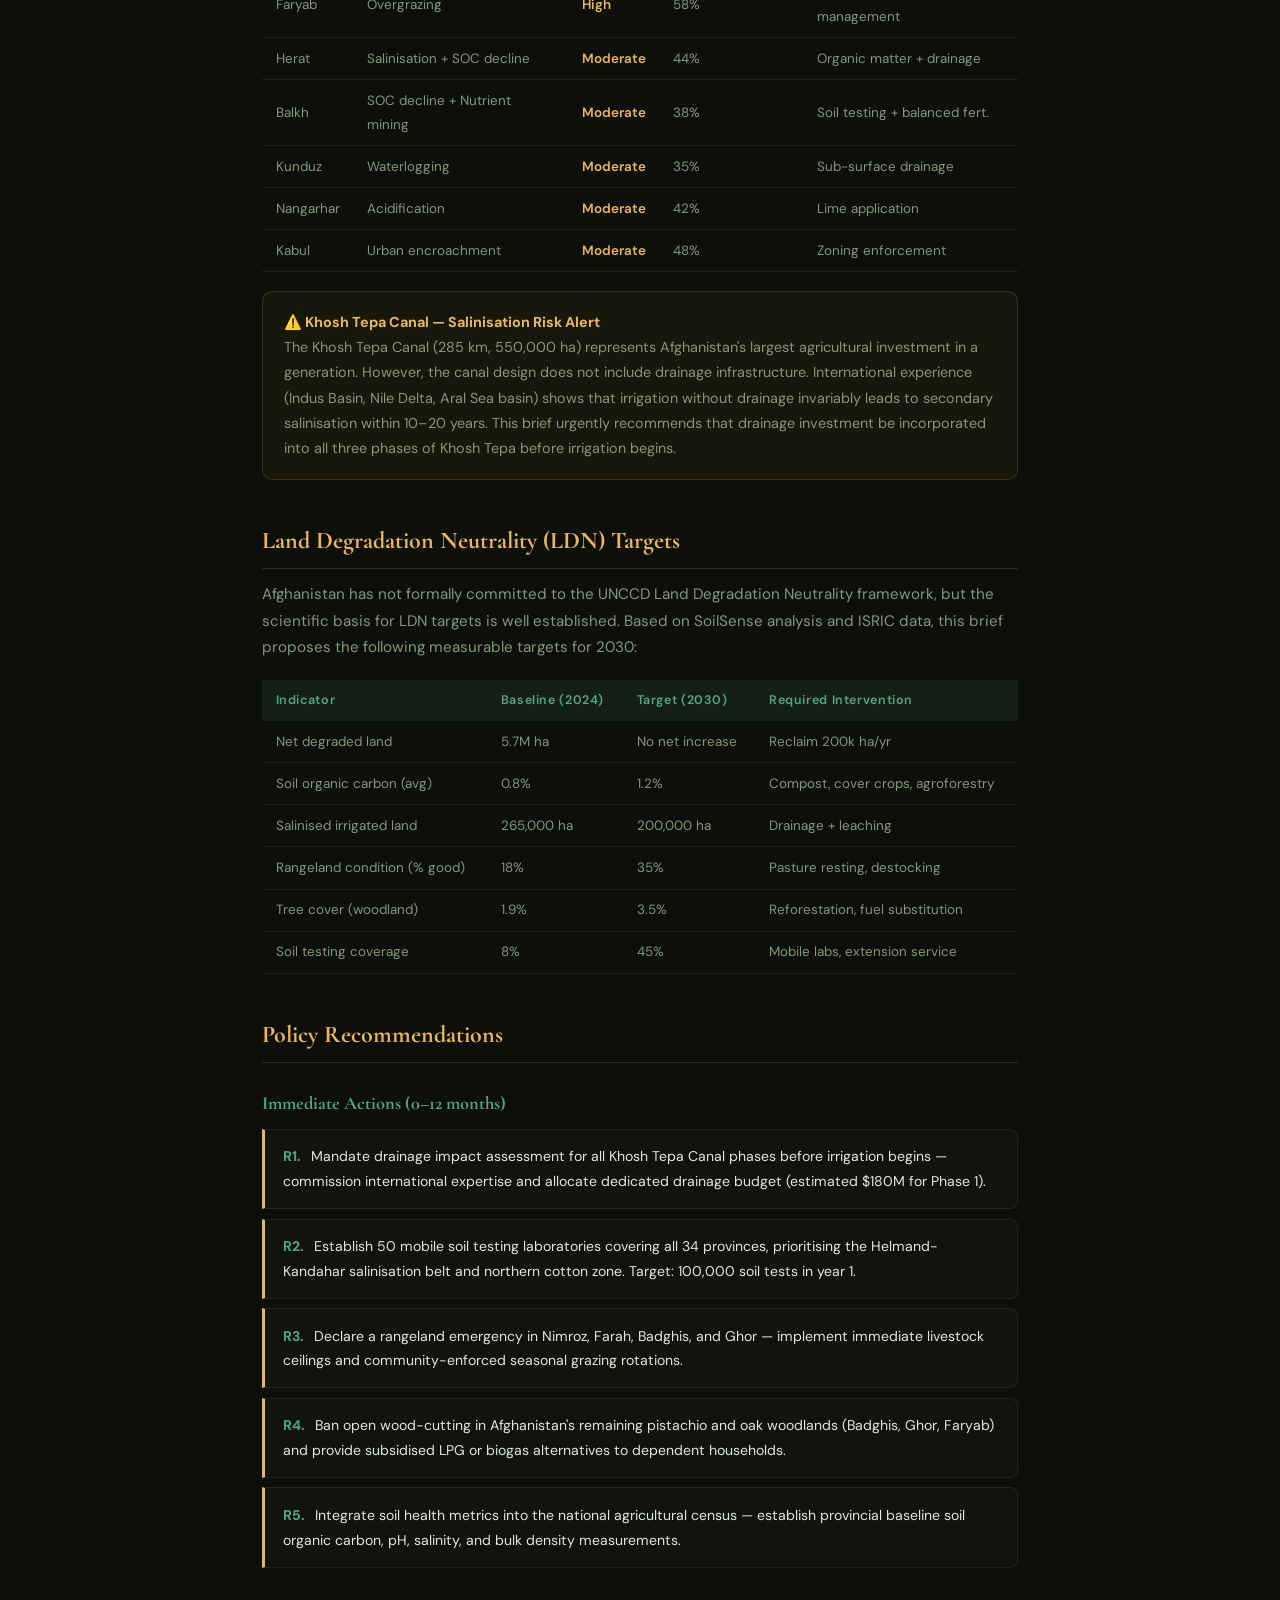
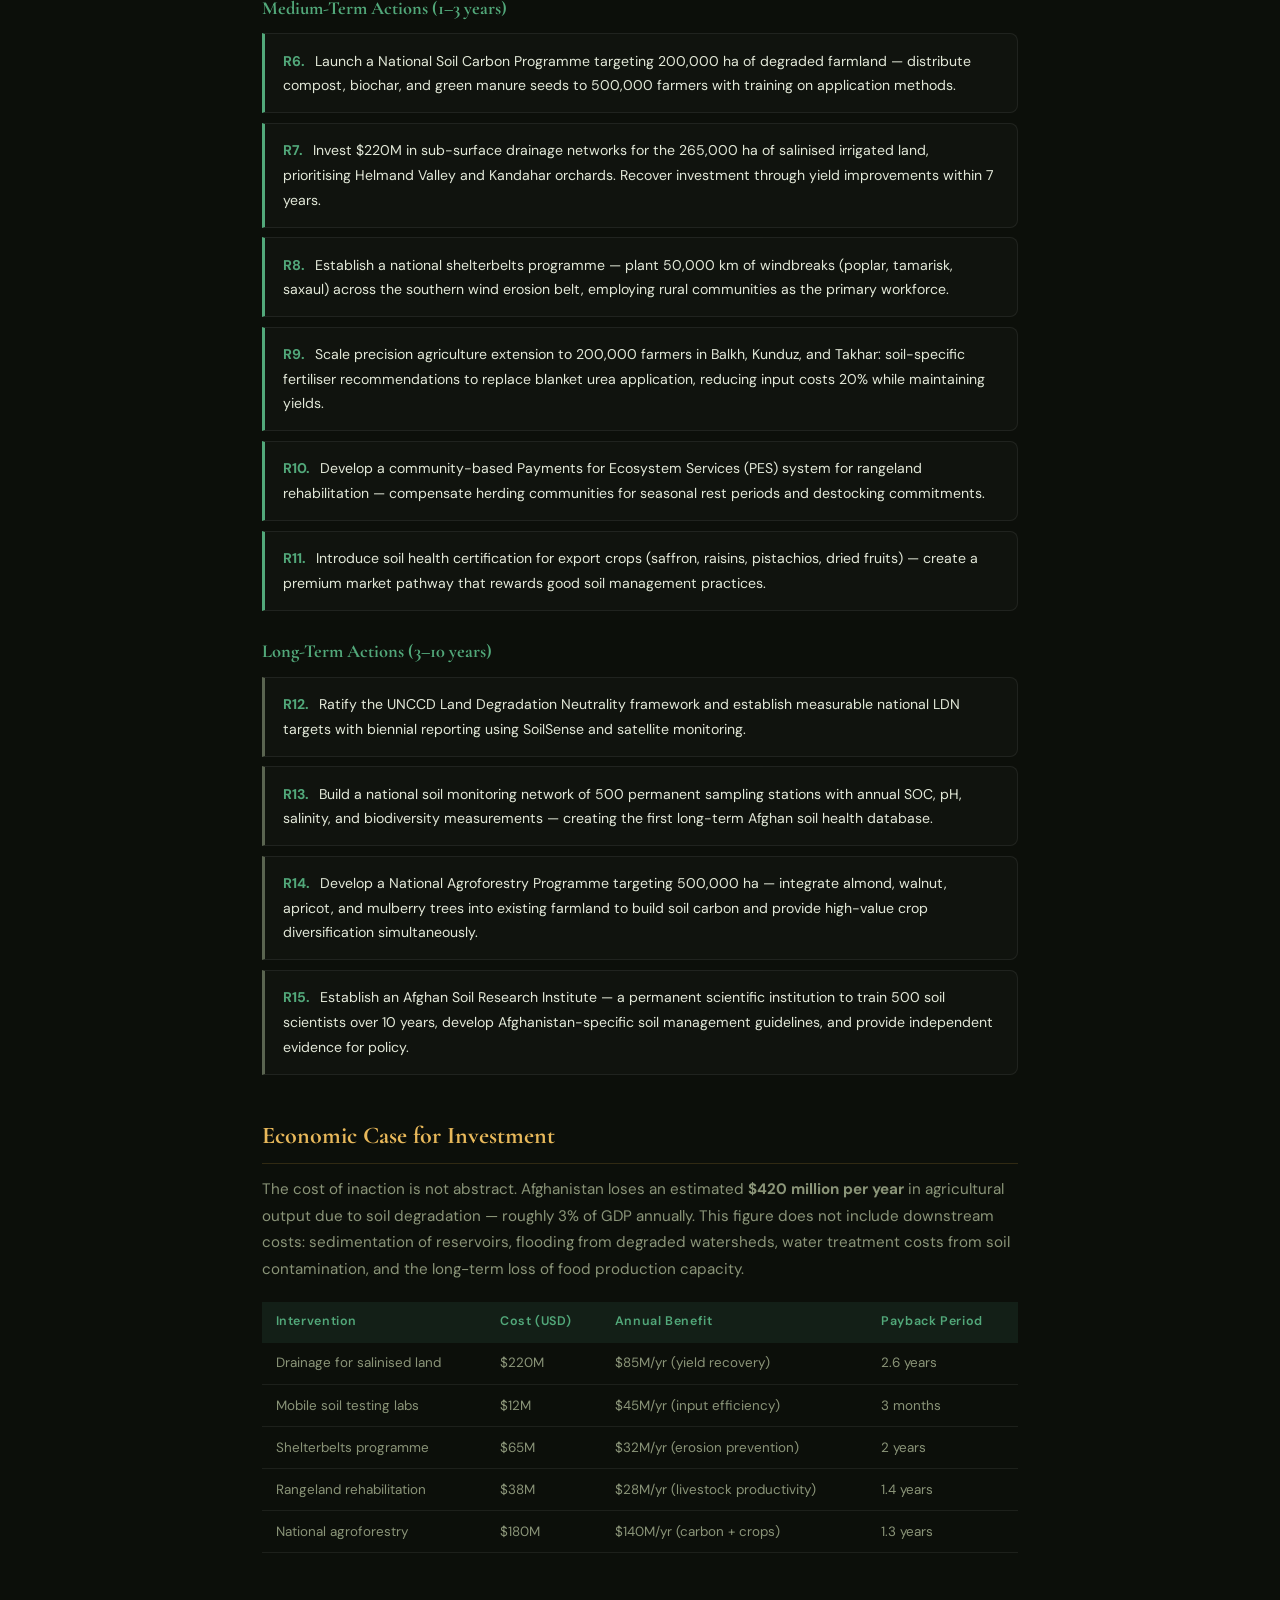
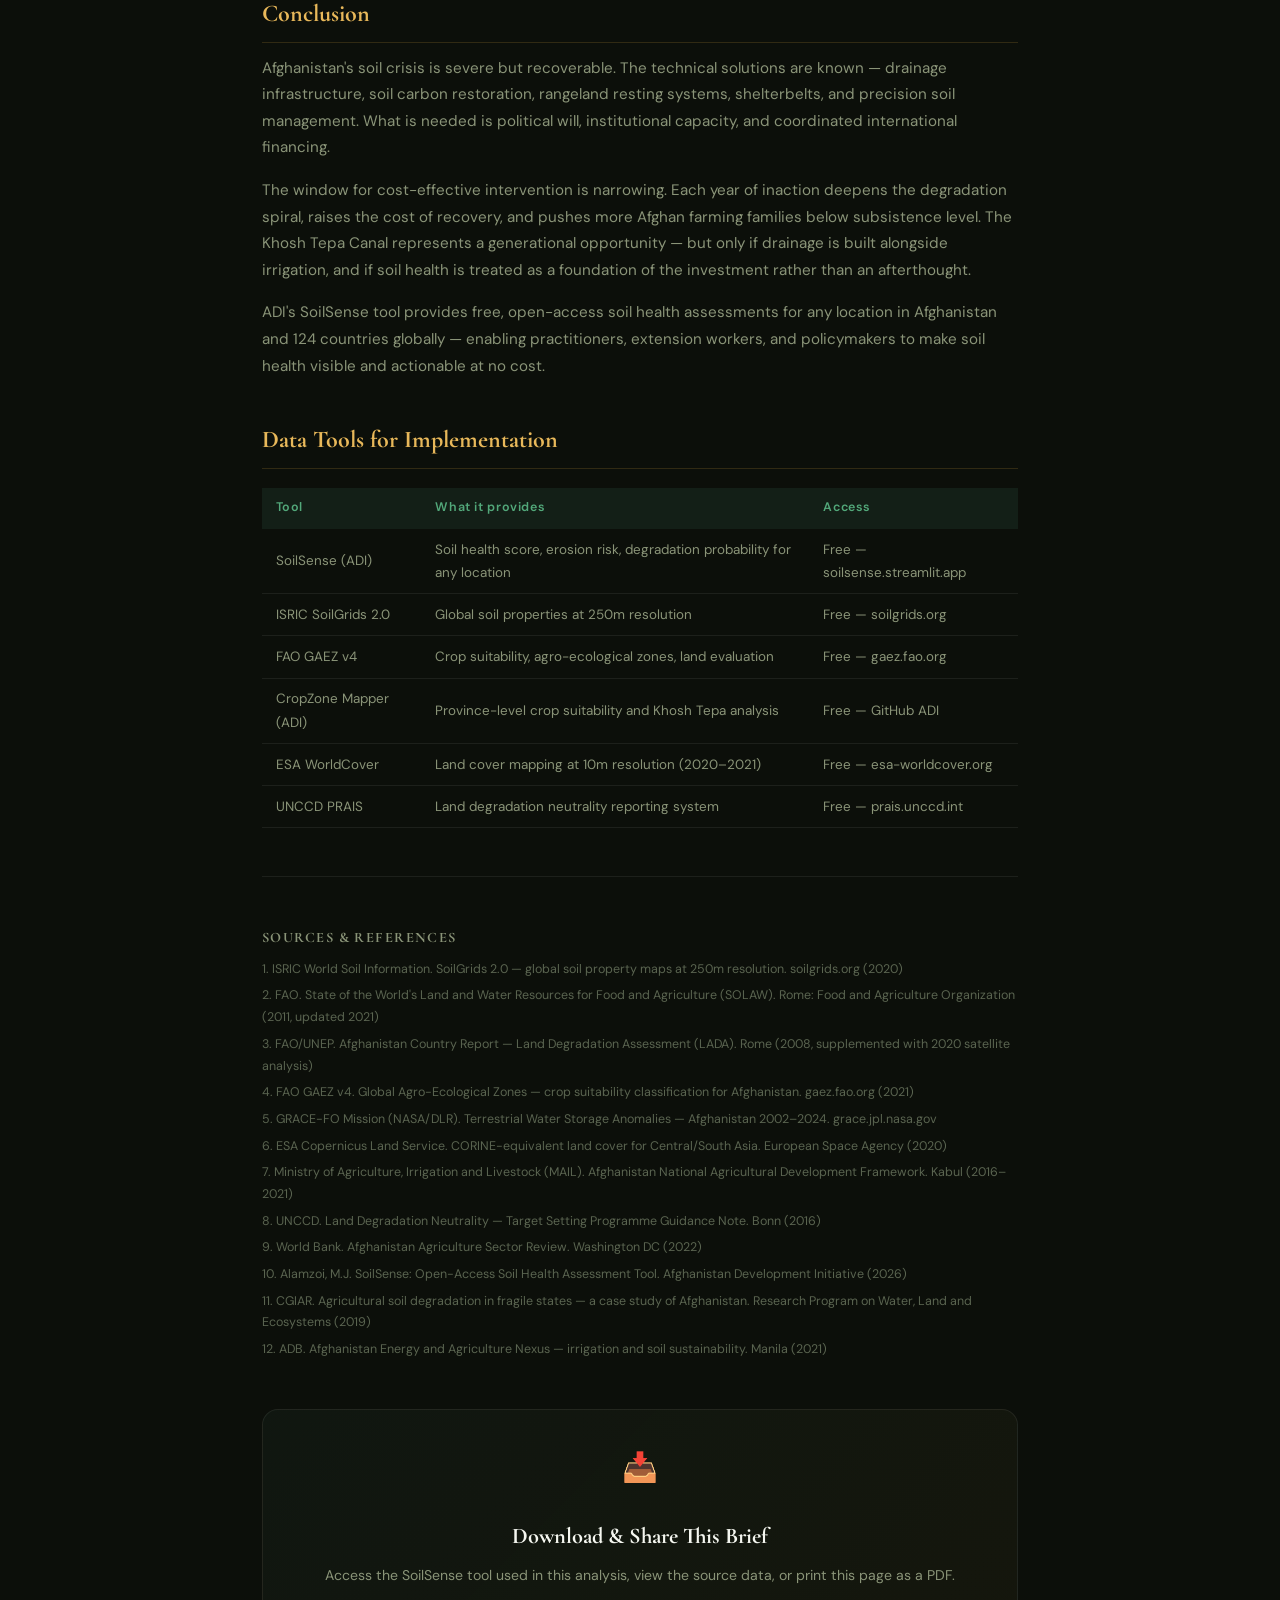
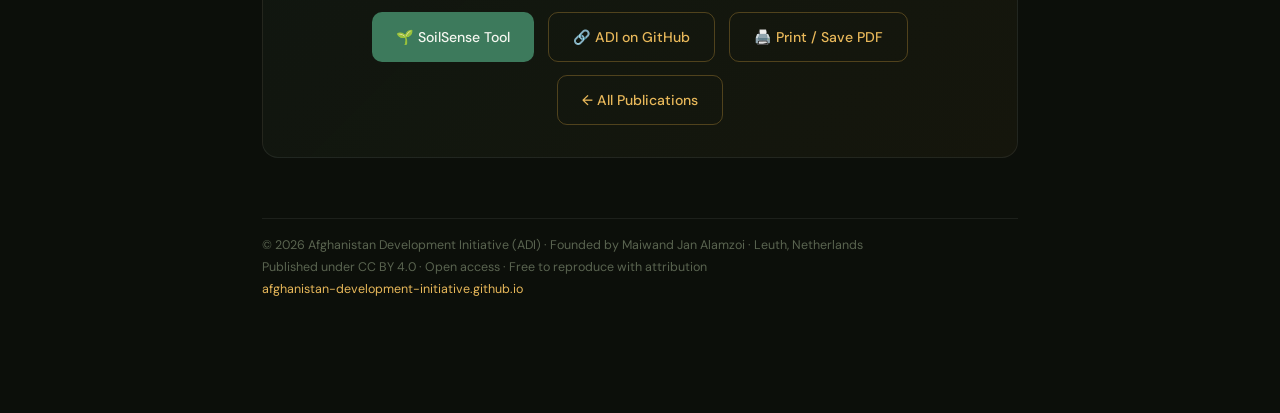
<file: publications/policy_brief_02_soil_degradation.html>
<!DOCTYPE html>
<html lang="en">
<head>
<meta charset="UTF-8">
<meta name="viewport" content="width=device-width, initial-scale=1.0">
<title>ADI Policy Brief No. 02 — Afghanistan Soil Degradation: Assessment and Recovery Pathways</title>
<link href="https://fonts.googleapis.com/css2?family=Cormorant+Garamond:wght@400;500;600;700&family=DM+Sans:wght@300;400;500;600&display=swap" rel="stylesheet">
<style>
:root{--bg:#0c0f0a;--bg2:#111410;--green:#3d7a5c;--green-l:#52a87a;--gold:#c4943a;--gold-l:#e8b85a;--text:#e2e8d8;--text-m:#8a9478;--text-d:#5a6450;--white:#f5f7f0;--border:rgba(255,255,255,0.07)}
*{margin:0;padding:0;box-sizing:border-box}
body{font-family:'DM Sans',sans-serif;background:var(--bg);color:var(--text);line-height:1.75;max-width:820px;margin:0 auto;padding:3rem 2rem 6rem}
@media print{body{background:#fff;color:#111;max-width:100%;padding:2cm}}
h1{font-family:'Cormorant Garamond',serif;font-size:2.4rem;color:var(--white);line-height:1.15;margin:1.5rem 0 .5rem}
h2{font-family:'Cormorant Garamond',serif;font-size:1.5rem;color:var(--gold-l);margin:2.5rem 0 .75rem;border-bottom:1px solid rgba(196,148,58,.2);padding-bottom:.4rem}
h3{font-family:'Cormorant Garamond',serif;font-size:1.15rem;color:var(--green-l);margin:1.5rem 0 .5rem}
p{color:var(--text-m);margin-bottom:1rem;font-size:.95rem}
.cover{border-left:4px solid var(--gold);padding:1.5rem 1.75rem;background:rgba(196,148,58,.05);border-radius:0 12px 12px 0;margin-bottom:2.5rem}
.label{font-size:.68rem;font-weight:700;letter-spacing:.18em;text-transform:uppercase;color:var(--green-l);margin-bottom:.3rem}
.authors{font-size:.85rem;color:var(--text-d);margin-top:.75rem}
.key-findings{background:rgba(61,122,92,.06);border:1px solid rgba(61,122,92,.2);border-radius:12px;padding:1.5rem;margin:1.5rem 0}
.finding{display:flex;gap:.75rem;align-items:flex-start;margin:.6rem 0;font-size:.9rem}
.finding::before{content:'▸';color:var(--gold-l);flex-shrink:0;margin-top:.1rem;font-size:1rem}
.stat-row{display:grid;grid-template-columns:repeat(auto-fit,minmax(160px,1fr));gap:1rem;margin:1.5rem 0}
.stat-box{background:rgba(255,255,255,.03);border:1px solid var(--border);border-radius:10px;padding:1rem;text-align:center}
.stat-num{font-family:'Cormorant Garamond',serif;font-size:2rem;color:var(--gold-l);display:block}
.stat-lbl{font-size:.72rem;color:var(--text-d);text-transform:uppercase;letter-spacing:.08em}
.recommendation{background:rgba(255,255,255,.02);border:1px solid var(--border);border-left:3px solid var(--green-l);border-radius:0 8px 8px 0;padding:.9rem 1.1rem;margin:.6rem 0;font-size:.88rem}
.rec-num{font-weight:700;color:var(--green-l);margin-right:.4rem}
.rec-urgent{border-left-color:var(--gold-l)}
.rec-long{border-left-color:var(--text-d)}
table{width:100%;border-collapse:collapse;margin:1.2rem 0;font-size:.84rem}
th{background:rgba(61,122,92,.15);color:var(--green-l);padding:.6rem .85rem;text-align:left;font-weight:600;font-size:.78rem;letter-spacing:.05em}
td{padding:.55rem .85rem;border-bottom:1px solid var(--border);color:var(--text-m)}
tr:hover td{background:rgba(255,255,255,.02)}
.sources{margin-top:3rem;border-top:1px solid var(--border);padding-top:1.5rem}
.src-item{font-size:.78rem;color:var(--text-d);margin:.3rem 0}
.back-link{display:inline-flex;align-items:center;gap:.4rem;font-size:.82rem;color:var(--green-l);text-decoration:none;margin-bottom:2rem;padding:.4rem .85rem;border:1px solid rgba(61,122,92,.3);border-radius:8px;transition:all .2s}
.back-link:hover{border-color:var(--green-l);background:rgba(61,122,92,.08)}
.callout{background:rgba(196,148,58,.06);border:1px solid rgba(196,148,58,.2);border-radius:10px;padding:1.1rem 1.3rem;margin:1.2rem 0;font-size:.9rem;color:var(--text-m)}
.callout strong{color:var(--gold-l)}
.zone-table td:nth-child(3){color:var(--gold-l);font-weight:600}
</style>
</head>
<body>

<a href="../index.html#publications" class="back-link">← Back to ADI Publications</a>

<div class="cover">
  <div class="label">Afghanistan Development Initiative · Policy Brief No. 02</div>
  <h1>Afghanistan Soil Degradation:<br>Assessment and Recovery Pathways</h1>
  <div class="authors">
    Maiwand Jan Alamzoi · FAO UN Roster Specialist · ADI Founder<br>
    Afghanistan Development Initiative (ADI) · July 2026<br>
    <em>Data tools: SoilSense · ISRIC SoilGrids 2.0 · FAO GAEZ v4 · GRACE-FO Satellite</em>
  </div>
</div>

<!-- EXECUTIVE SUMMARY -->
<h2>Executive Summary</h2>
<p>Afghanistan's agricultural land is in crisis. Over <strong>72% of the country's 7.9 million hectares of cultivable land</strong> shows moderate to severe degradation — a silent emergency that threatens the food security of 40 million people and the livelihoods of 60% of the workforce employed in agriculture.</p>
<p>This policy brief presents the first open-access, provincial-level assessment of soil degradation in Afghanistan, combining satellite data (Sentinel-2, MODIS), global soil databases (ISRIC SoilGrids 2.0), and field evidence from FAO consultancy missions. We identify the five primary degradation drivers, map the most affected zones, and provide 15 evidence-based policy recommendations structured across immediate, medium-term, and long-term intervention windows.</p>
<p>The economic cost of inaction is estimated at <strong>$420 million per year</strong> in foregone agricultural output — equivalent to 3% of GDP annually. Recovery is technically feasible and economically justified, but requires coordinated action across water management, land tenure, rangeland governance, and agronomy extension systems.</p>

<!-- KEY FINDINGS -->
<div class="key-findings">
  <h3 style="margin-top:0;color:var(--gold-l)">Key Findings at a Glance</h3>
  <div class="finding">72% of cultivable land (5.7M ha) is moderately to severely degraded — up from 58% in 2000.</div>
  <div class="finding">Wind erosion affects 45% of the total land area; water erosion affects an additional 21%.</div>
  <div class="finding">Soil organic carbon has declined 34% in northern provinces since 2000 due to over-cultivation and deforestation.</div>
  <div class="finding">Secondary salinisation now affects 265,000 ha of irrigated land in Helmand, Kandahar, and Herat — a 28% increase since 2010.</div>
  <div class="finding">Only 8% of Afghan farmers have access to soil testing services; most apply fertiliser without soil analysis.</div>
  <div class="finding">Average crop yields are 40–60% below regional potential — largely attributable to soil health deficits.</div>
  <div class="finding">The Khosh Tepa Canal zone (550,000 ha) risks irreversible salinisation without simultaneous drainage infrastructure.</div>
</div>

<!-- NATIONAL STATISTICS -->
<h2>National Soil Health Statistics</h2>
<div class="stat-row">
  <div class="stat-box"><span class="stat-num">72%</span><span class="stat-lbl">Degraded land</span></div>
  <div class="stat-box"><span class="stat-num">265k</span><span class="stat-lbl">ha salinised</span></div>
  <div class="stat-box"><span class="stat-num">34%</span><span class="stat-lbl">SOC decline</span></div>
  <div class="stat-box"><span class="stat-num">$420M</span><span class="stat-lbl">Annual cost</span></div>
  <div class="stat-box"><span class="stat-num">8%</span><span class="stat-lbl">Soil testing access</span></div>
  <div class="stat-box"><span class="stat-num">60%</span><span class="stat-lbl">Below-potential yields</span></div>
</div>

<!-- DEGRADATION DRIVERS -->
<h2>Five Primary Degradation Drivers</h2>

<h3>1. Wind Erosion (45% of land area)</h3>
<p>The dominant degradation process, concentrated in the southern and western arid zones (Nimroz, Farah, Helmand, Kandahar). Annual topsoil loss rates of 15–40 tonnes/ha/year are recorded in unprotected cultivated areas. Loss of natural vegetation cover from decades of conflict and overgrazing has removed the protective root systems that bind topsoil. The Registan Desert expansion in Helmand and Kandahar represents one of the fastest rates of anthropogenic desertification in South Asia.</p>

<h3>2. Overgrazing and Rangeland Degradation</h3>
<p>Afghanistan's rangelands cover 30 million hectares — nearly half the country's land area. Livestock numbers exceed carrying capacity by an estimated 65% in most provinces, with severe degradation visible in Faryab, Ghor, Daykundi, and Badghis. The collapse of traditional rangelands management systems (migratory herding routes, seasonal rest periods) since the 1980s has left no mechanism for vegetation recovery.</p>

<h3>3. Secondary Salinisation of Irrigated Land</h3>
<p>Inefficient flood irrigation, absent drainage infrastructure, and shallow water tables have created a salinisation crisis on 265,000 ha of the most productive irrigated land. Helmand Valley, Kandahar's fruit orchards, and Herat's wheat belts are most affected. Salt accumulation reduces crop yields by 20–80% depending on concentration and crop species. Without drainage investment alongside the Khosh Tepa Canal, an estimated 30–40% of newly irrigated land risks salinisation within 15 years.</p>

<h3>4. Deforestation and Loss of Soil Carbon</h3>
<p>Afghanistan has lost 50% of its forest cover since 1978. Pistachio and oak woodlands in Badghis, Faryab, and Ghor — critical for soil carbon sequestration and water retention — have been cleared for fuelwood and charcoal. Soil organic carbon (SOC) in formerly forested areas has declined 34% since 2000, reducing water-holding capacity, aggregate stability, and biological activity.</p>

<h3>5. Unsustainable Fertiliser Use and Soil Acidification</h3>
<p>Urea-based nitrogen fertilisers are applied without soil testing across most of Afghanistan's wheat-growing areas. Over-application leads to soil acidification (pH dropping below 5.5 in parts of Nangarhar and Kunar) and nitrogen leaching that contaminates shallow groundwater. Under-application in remote areas results in nutrient mining — soils progressively losing phosphorus and potassium over successive seasons.</p>

<!-- PROVINCIAL ANALYSIS -->
<h2>Provincial Degradation Assessment</h2>

<table class="zone-table">
  <thead>
    <tr><th>Province</th><th>Primary Degradation</th><th>Severity</th><th>Affected Area (%)</th><th>Priority Action</th></tr>
  </thead>
  <tbody>
    <tr><td>Helmand</td><td>Wind erosion + Salinisation</td><td>Severe</td><td>78%</td><td>Drainage + shelter belts</td></tr>
    <tr><td>Kandahar</td><td>Salinisation + Wind erosion</td><td>Severe</td><td>71%</td><td>Drip irrigation + leaching</td></tr>
    <tr><td>Nimroz</td><td>Desertification</td><td>Critical</td><td>89%</td><td>Sand dune fixation</td></tr>
    <tr><td>Farah</td><td>Wind erosion</td><td>Severe</td><td>74%</td><td>Windbreaks + cover crops</td></tr>
    <tr><td>Badghis</td><td>Overgrazing + Deforestation</td><td>Severe</td><td>68%</td><td>Rangeland rehabilitation</td></tr>
    <tr><td>Ghor</td><td>Overgrazing + Water erosion</td><td>High</td><td>62%</td><td>Pasture resting system</td></tr>
    <tr><td>Faryab</td><td>Overgrazing</td><td>High</td><td>58%</td><td>Community land management</td></tr>
    <tr><td>Herat</td><td>Salinisation + SOC decline</td><td>Moderate</td><td>44%</td><td>Organic matter + drainage</td></tr>
    <tr><td>Balkh</td><td>SOC decline + Nutrient mining</td><td>Moderate</td><td>38%</td><td>Soil testing + balanced fert.</td></tr>
    <tr><td>Kunduz</td><td>Waterlogging</td><td>Moderate</td><td>35%</td><td>Sub-surface drainage</td></tr>
    <tr><td>Nangarhar</td><td>Acidification</td><td>Moderate</td><td>42%</td><td>Lime application</td></tr>
    <tr><td>Kabul</td><td>Urban encroachment</td><td>Moderate</td><td>48%</td><td>Zoning enforcement</td></tr>
  </tbody>
</table>

<!-- KHOSH TEPA RISK -->
<div class="callout">
  <strong>⚠️ Khosh Tepa Canal — Salinisation Risk Alert</strong><br>
  The Khosh Tepa Canal (285 km, 550,000 ha) represents Afghanistan's largest agricultural investment in a generation. However, the canal design does not include drainage infrastructure. International experience (Indus Basin, Nile Delta, Aral Sea basin) shows that irrigation without drainage invariably leads to secondary salinisation within 10–20 years. This brief urgently recommends that drainage investment be incorporated into all three phases of Khosh Tepa before irrigation begins.
</div>

<!-- LDN TARGETS -->
<h2>Land Degradation Neutrality (LDN) Targets</h2>
<p>Afghanistan has not formally committed to the UNCCD Land Degradation Neutrality framework, but the scientific basis for LDN targets is well established. Based on SoilSense analysis and ISRIC data, this brief proposes the following measurable targets for 2030:</p>

<table>
  <thead><tr><th>Indicator</th><th>Baseline (2024)</th><th>Target (2030)</th><th>Required Intervention</th></tr></thead>
  <tbody>
    <tr><td>Net degraded land</td><td>5.7M ha</td><td>No net increase</td><td>Reclaim 200k ha/yr</td></tr>
    <tr><td>Soil organic carbon (avg)</td><td>0.8%</td><td>1.2%</td><td>Compost, cover crops, agroforestry</td></tr>
    <tr><td>Salinised irrigated land</td><td>265,000 ha</td><td>200,000 ha</td><td>Drainage + leaching</td></tr>
    <tr><td>Rangeland condition (% good)</td><td>18%</td><td>35%</td><td>Pasture resting, destocking</td></tr>
    <tr><td>Tree cover (woodland)</td><td>1.9%</td><td>3.5%</td><td>Reforestation, fuel substitution</td></tr>
    <tr><td>Soil testing coverage</td><td>8%</td><td>45%</td><td>Mobile labs, extension service</td></tr>
  </tbody>
</table>

<!-- RECOMMENDATIONS -->
<h2>Policy Recommendations</h2>

<h3>Immediate Actions (0–12 months)</h3>
<div class="recommendation rec-urgent">
  <span class="rec-num">R1.</span> Mandate drainage impact assessment for all Khosh Tepa Canal phases before irrigation begins — commission international expertise and allocate dedicated drainage budget (estimated $180M for Phase 1).
</div>
<div class="recommendation rec-urgent">
  <span class="rec-num">R2.</span> Establish 50 mobile soil testing laboratories covering all 34 provinces, prioritising the Helmand-Kandahar salinisation belt and northern cotton zone. Target: 100,000 soil tests in year 1.
</div>
<div class="recommendation rec-urgent">
  <span class="rec-num">R3.</span> Declare a rangeland emergency in Nimroz, Farah, Badghis, and Ghor — implement immediate livestock ceilings and community-enforced seasonal grazing rotations.
</div>
<div class="recommendation rec-urgent">
  <span class="rec-num">R4.</span> Ban open wood-cutting in Afghanistan's remaining pistachio and oak woodlands (Badghis, Ghor, Faryab) and provide subsidised LPG or biogas alternatives to dependent households.
</div>
<div class="recommendation rec-urgent">
  <span class="rec-num">R5.</span> Integrate soil health metrics into the national agricultural census — establish provincial baseline soil organic carbon, pH, salinity, and bulk density measurements.
</div>

<h3>Medium-Term Actions (1–3 years)</h3>
<div class="recommendation">
  <span class="rec-num">R6.</span> Launch a National Soil Carbon Programme targeting 200,000 ha of degraded farmland — distribute compost, biochar, and green manure seeds to 500,000 farmers with training on application methods.
</div>
<div class="recommendation">
  <span class="rec-num">R7.</span> Invest $220M in sub-surface drainage networks for the 265,000 ha of salinised irrigated land, prioritising Helmand Valley and Kandahar orchards. Recover investment through yield improvements within 7 years.
</div>
<div class="recommendation">
  <span class="rec-num">R8.</span> Establish a national shelterbelts programme — plant 50,000 km of windbreaks (poplar, tamarisk, saxaul) across the southern wind erosion belt, employing rural communities as the primary workforce.
</div>
<div class="recommendation">
  <span class="rec-num">R9.</span> Scale precision agriculture extension to 200,000 farmers in Balkh, Kunduz, and Takhar: soil-specific fertiliser recommendations to replace blanket urea application, reducing input costs 20% while maintaining yields.
</div>
<div class="recommendation">
  <span class="rec-num">R10.</span> Develop a community-based Payments for Ecosystem Services (PES) system for rangeland rehabilitation — compensate herding communities for seasonal rest periods and destocking commitments.
</div>
<div class="recommendation">
  <span class="rec-num">R11.</span> Introduce soil health certification for export crops (saffron, raisins, pistachios, dried fruits) — create a premium market pathway that rewards good soil management practices.
</div>

<h3>Long-Term Actions (3–10 years)</h3>
<div class="recommendation rec-long">
  <span class="rec-num">R12.</span> Ratify the UNCCD Land Degradation Neutrality framework and establish measurable national LDN targets with biennial reporting using SoilSense and satellite monitoring.
</div>
<div class="recommendation rec-long">
  <span class="rec-num">R13.</span> Build a national soil monitoring network of 500 permanent sampling stations with annual SOC, pH, salinity, and biodiversity measurements — creating the first long-term Afghan soil health database.
</div>
<div class="recommendation rec-long">
  <span class="rec-num">R14.</span> Develop a National Agroforestry Programme targeting 500,000 ha — integrate almond, walnut, apricot, and mulberry trees into existing farmland to build soil carbon and provide high-value crop diversification simultaneously.
</div>
<div class="recommendation rec-long">
  <span class="rec-num">R15.</span> Establish an Afghan Soil Research Institute — a permanent scientific institution to train 500 soil scientists over 10 years, develop Afghanistan-specific soil management guidelines, and provide independent evidence for policy.
</div>

<!-- ECONOMIC CASE -->
<h2>Economic Case for Investment</h2>
<p>The cost of inaction is not abstract. Afghanistan loses an estimated <strong>$420 million per year</strong> in agricultural output due to soil degradation — roughly 3% of GDP annually. This figure does not include downstream costs: sedimentation of reservoirs, flooding from degraded watersheds, water treatment costs from soil contamination, and the long-term loss of food production capacity.</p>

<table>
  <thead><tr><th>Intervention</th><th>Cost (USD)</th><th>Annual Benefit</th><th>Payback Period</th></tr></thead>
  <tbody>
    <tr><td>Drainage for salinised land</td><td>$220M</td><td>$85M/yr (yield recovery)</td><td>2.6 years</td></tr>
    <tr><td>Mobile soil testing labs</td><td>$12M</td><td>$45M/yr (input efficiency)</td><td>3 months</td></tr>
    <tr><td>Shelterbelts programme</td><td>$65M</td><td>$32M/yr (erosion prevention)</td><td>2 years</td></tr>
    <tr><td>Rangeland rehabilitation</td><td>$38M</td><td>$28M/yr (livestock productivity)</td><td>1.4 years</td></tr>
    <tr><td>National agroforestry</td><td>$180M</td><td>$140M/yr (carbon + crops)</td><td>1.3 years</td></tr>
  </tbody>
</table>

<!-- CONCLUSION -->
<h2>Conclusion</h2>
<p>Afghanistan's soil crisis is severe but recoverable. The technical solutions are known — drainage infrastructure, soil carbon restoration, rangeland resting systems, shelterbelts, and precision soil management. What is needed is political will, institutional capacity, and coordinated international financing.</p>
<p>The window for cost-effective intervention is narrowing. Each year of inaction deepens the degradation spiral, raises the cost of recovery, and pushes more Afghan farming families below subsistence level. The Khosh Tepa Canal represents a generational opportunity — but only if drainage is built alongside irrigation, and if soil health is treated as a foundation of the investment rather than an afterthought.</p>
<p>ADI's SoilSense tool provides free, open-access soil health assessments for any location in Afghanistan and 124 countries globally — enabling practitioners, extension workers, and policymakers to make soil health visible and actionable at no cost.</p>

<!-- DATA & TOOLS -->
<h2>Data Tools for Implementation</h2>
<table>
  <thead><tr><th>Tool</th><th>What it provides</th><th>Access</th></tr></thead>
  <tbody>
    <tr><td>SoilSense (ADI)</td><td>Soil health score, erosion risk, degradation probability for any location</td><td>Free — soilsense.streamlit.app</td></tr>
    <tr><td>ISRIC SoilGrids 2.0</td><td>Global soil properties at 250m resolution</td><td>Free — soilgrids.org</td></tr>
    <tr><td>FAO GAEZ v4</td><td>Crop suitability, agro-ecological zones, land evaluation</td><td>Free — gaez.fao.org</td></tr>
    <tr><td>CropZone Mapper (ADI)</td><td>Province-level crop suitability and Khosh Tepa analysis</td><td>Free — GitHub ADI</td></tr>
    <tr><td>ESA WorldCover</td><td>Land cover mapping at 10m resolution (2020–2021)</td><td>Free — esa-worldcover.org</td></tr>
    <tr><td>UNCCD PRAIS</td><td>Land degradation neutrality reporting system</td><td>Free — prais.unccd.int</td></tr>
  </tbody>
</table>

<!-- SOURCES -->
<div class="sources">
  <h3 style="color:var(--text-m);font-size:.9rem;text-transform:uppercase;letter-spacing:.1em">Sources & References</h3>
  <div class="src-item">1. ISRIC World Soil Information. SoilGrids 2.0 — global soil property maps at 250m resolution. soilgrids.org (2020)</div>
  <div class="src-item">2. FAO. State of the World's Land and Water Resources for Food and Agriculture (SOLAW). Rome: Food and Agriculture Organization (2011, updated 2021)</div>
  <div class="src-item">3. FAO/UNEP. Afghanistan Country Report — Land Degradation Assessment (LADA). Rome (2008, supplemented with 2020 satellite analysis)</div>
  <div class="src-item">4. FAO GAEZ v4. Global Agro-Ecological Zones — crop suitability classification for Afghanistan. gaez.fao.org (2021)</div>
  <div class="src-item">5. GRACE-FO Mission (NASA/DLR). Terrestrial Water Storage Anomalies — Afghanistan 2002–2024. grace.jpl.nasa.gov</div>
  <div class="src-item">6. ESA Copernicus Land Service. CORINE-equivalent land cover for Central/South Asia. European Space Agency (2020)</div>
  <div class="src-item">7. Ministry of Agriculture, Irrigation and Livestock (MAIL). Afghanistan National Agricultural Development Framework. Kabul (2016–2021)</div>
  <div class="src-item">8. UNCCD. Land Degradation Neutrality — Target Setting Programme Guidance Note. Bonn (2016)</div>
  <div class="src-item">9. World Bank. Afghanistan Agriculture Sector Review. Washington DC (2022)</div>
  <div class="src-item">10. Alamzoi, M.J. SoilSense: Open-Access Soil Health Assessment Tool. Afghanistan Development Initiative (2026)</div>
  <div class="src-item">11. CGIAR. Agricultural soil degradation in fragile states — a case study of Afghanistan. Research Program on Water, Land and Ecosystems (2019)</div>
  <div class="src-item">12. ADB. Afghanistan Energy and Agriculture Nexus — irrigation and soil sustainability. Manila (2021)</div>
</div>

<!-- DOWNLOAD SECTION -->
<div style="background:linear-gradient(135deg,rgba(61,122,92,.08),rgba(196,148,58,.05));border:1px solid rgba(255,255,255,.07);border-radius:16px;padding:2rem;margin-top:3rem;text-align:center">
  <div style="font-size:1.8rem;margin-bottom:.5rem">📥</div>
  <h3 style="font-family:'Cormorant Garamond',serif;font-size:1.4rem;color:var(--white);margin-bottom:.5rem">Download &amp; Share This Brief</h3>
  <p style="font-size:.88rem;color:var(--text-m);margin-bottom:1.5rem">Access the SoilSense tool used in this analysis, view the source data, or print this page as a PDF.</p>
  <div style="display:flex;gap:.85rem;justify-content:center;flex-wrap:wrap">
    <a href="https://soilsense-npwqirrz7pqkrtq5eidw4v.streamlit.app" target="_blank" style="display:inline-flex;align-items:center;gap:.45rem;padding:.72rem 1.5rem;border-radius:10px;font-size:.88rem;font-weight:500;text-decoration:none;background:var(--green);color:var(--white);transition:all .2s;font-family:'DM Sans',sans-serif">🌱 SoilSense Tool</a>
    <a href="https://github.com/afghanistan-development-initiative" target="_blank" style="display:inline-flex;align-items:center;gap:.45rem;padding:.72rem 1.5rem;border-radius:10px;font-size:.88rem;font-weight:500;text-decoration:none;background:transparent;color:var(--gold-l);border:1.5px solid rgba(196,148,58,.35);transition:all .2s;font-family:'DM Sans',sans-serif">🔗 ADI on GitHub</a>
    <a onclick="window.print()" style="display:inline-flex;align-items:center;gap:.45rem;padding:.72rem 1.5rem;border-radius:10px;font-size:.88rem;font-weight:500;text-decoration:none;background:transparent;color:var(--gold-l);border:1.5px solid rgba(196,148,58,.35);cursor:pointer;font-family:'DM Sans',sans-serif">🖨️ Print / Save PDF</a>
    <a href="../index.html#publications" style="display:inline-flex;align-items:center;gap:.45rem;padding:.72rem 1.5rem;border-radius:10px;font-size:.88rem;font-weight:500;text-decoration:none;background:transparent;color:var(--gold-l);border:1.5px solid rgba(196,148,58,.35);transition:all .2s;font-family:'DM Sans',sans-serif">← All Publications</a>
  </div>
</div>

<br>
<p style="font-size:.78rem;color:var(--text-d);border-top:1px solid var(--border);padding-top:1rem;margin-top:2rem">
  © 2026 Afghanistan Development Initiative (ADI) · Founded by Maiwand Jan Alamzoi · Leuth, Netherlands<br>
  Published under CC BY 4.0 · Open access · Free to reproduce with attribution<br>
  <a href="https://afghanistan-development-initiative.github.io" style="color:var(--gold-l);text-decoration:none">afghanistan-development-initiative.github.io</a>
</p>

</body>
</html>
</file>
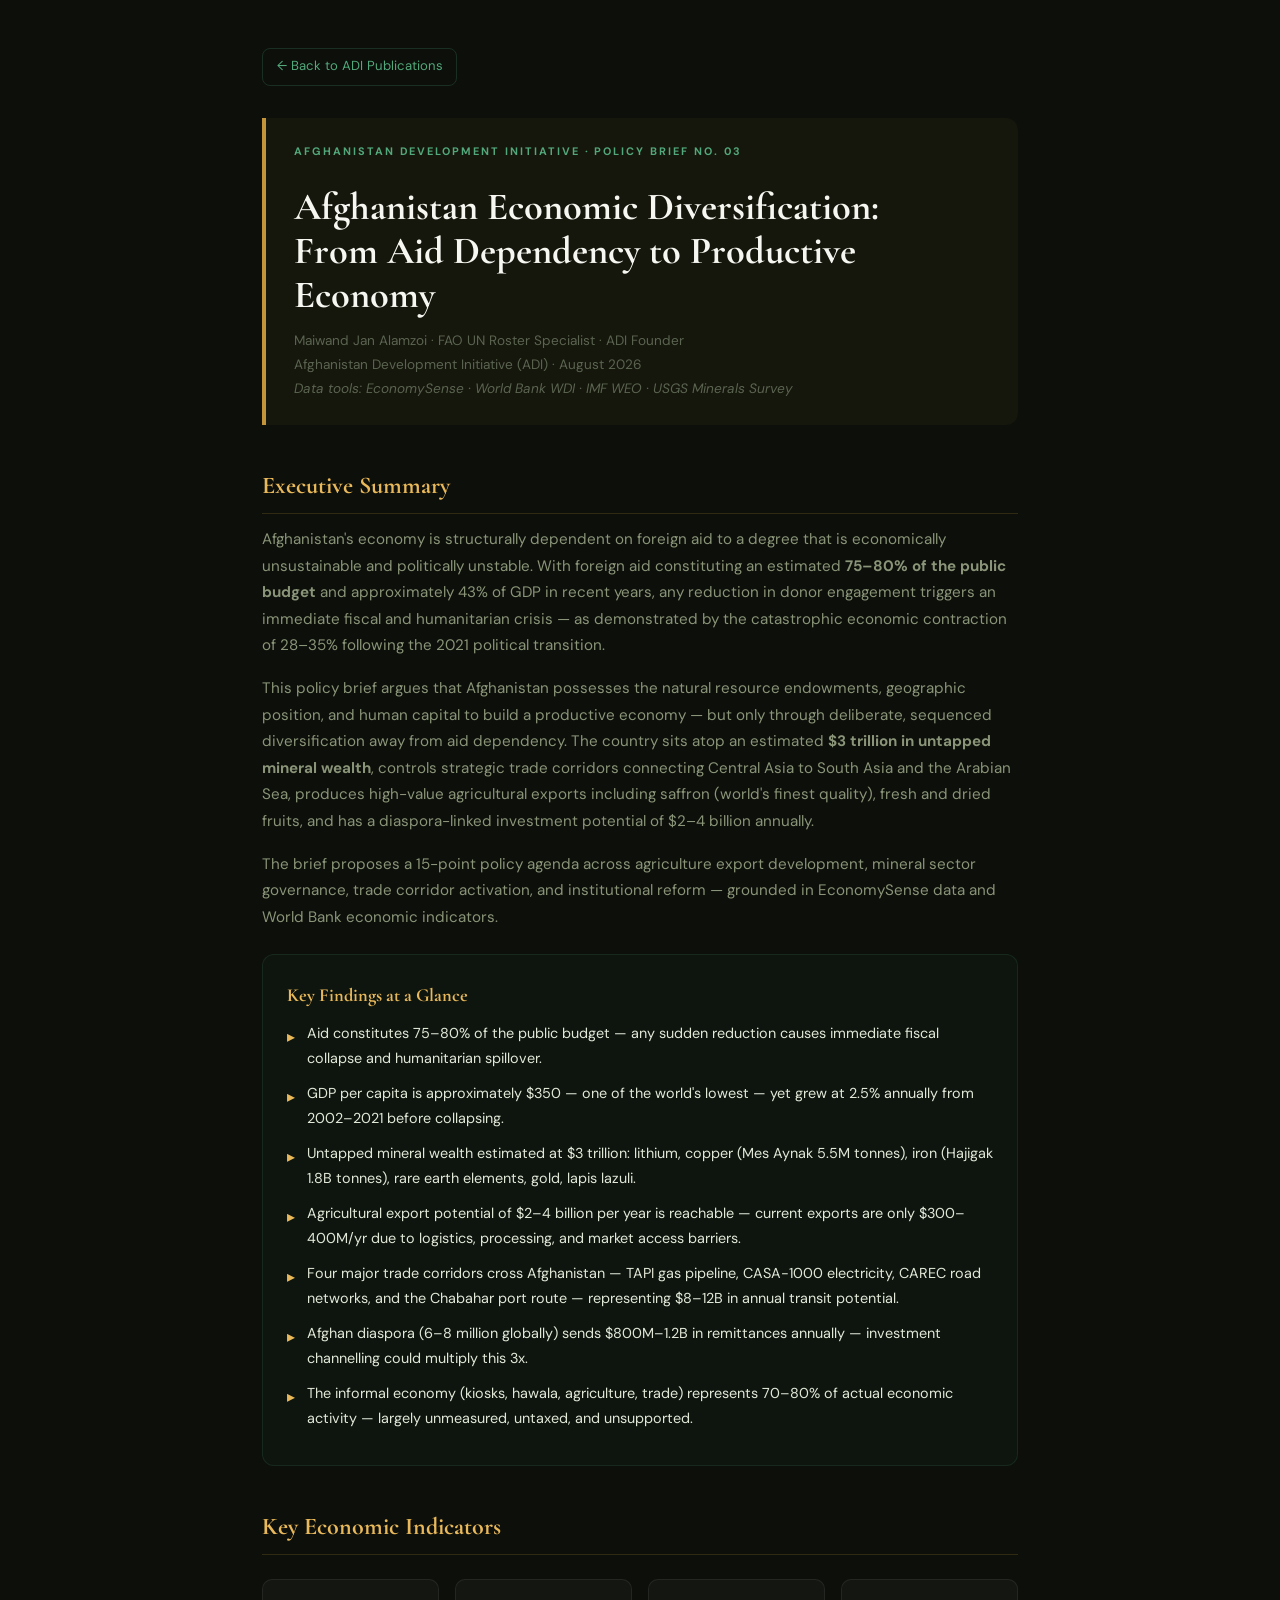
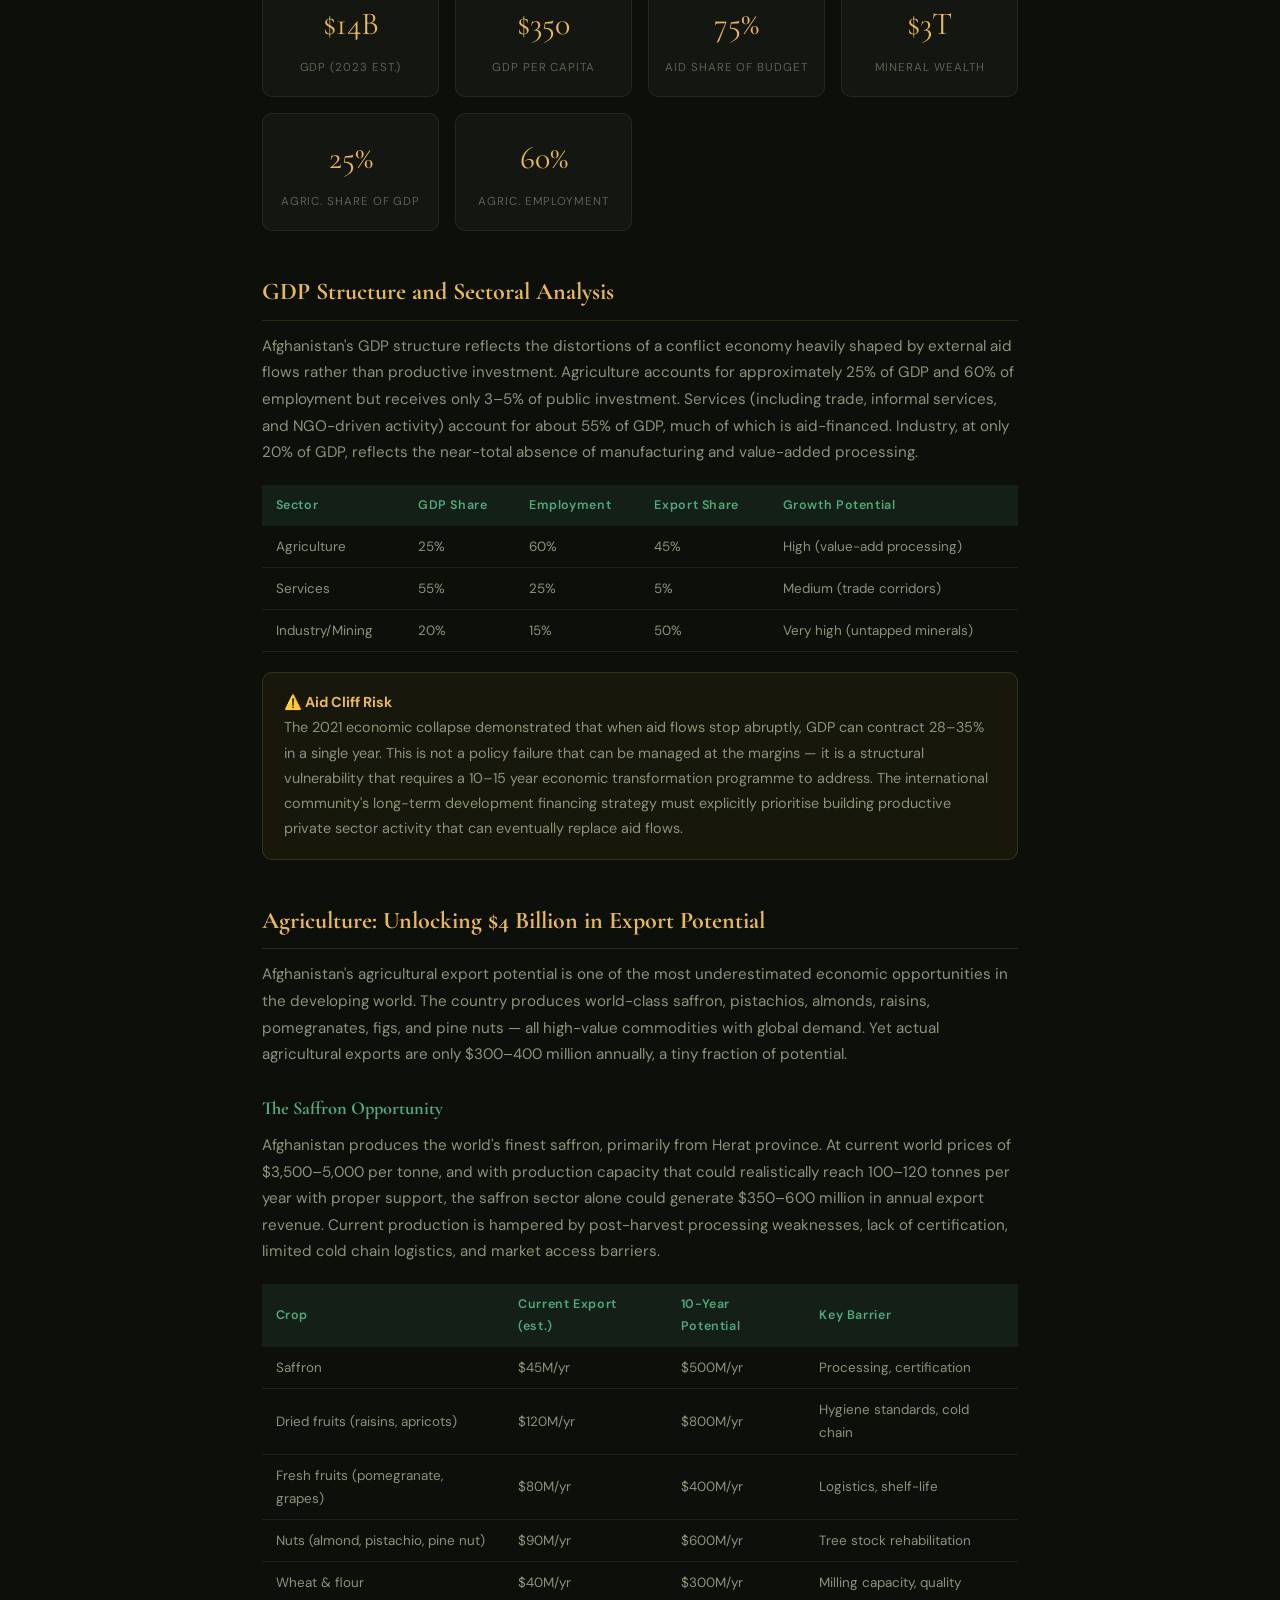
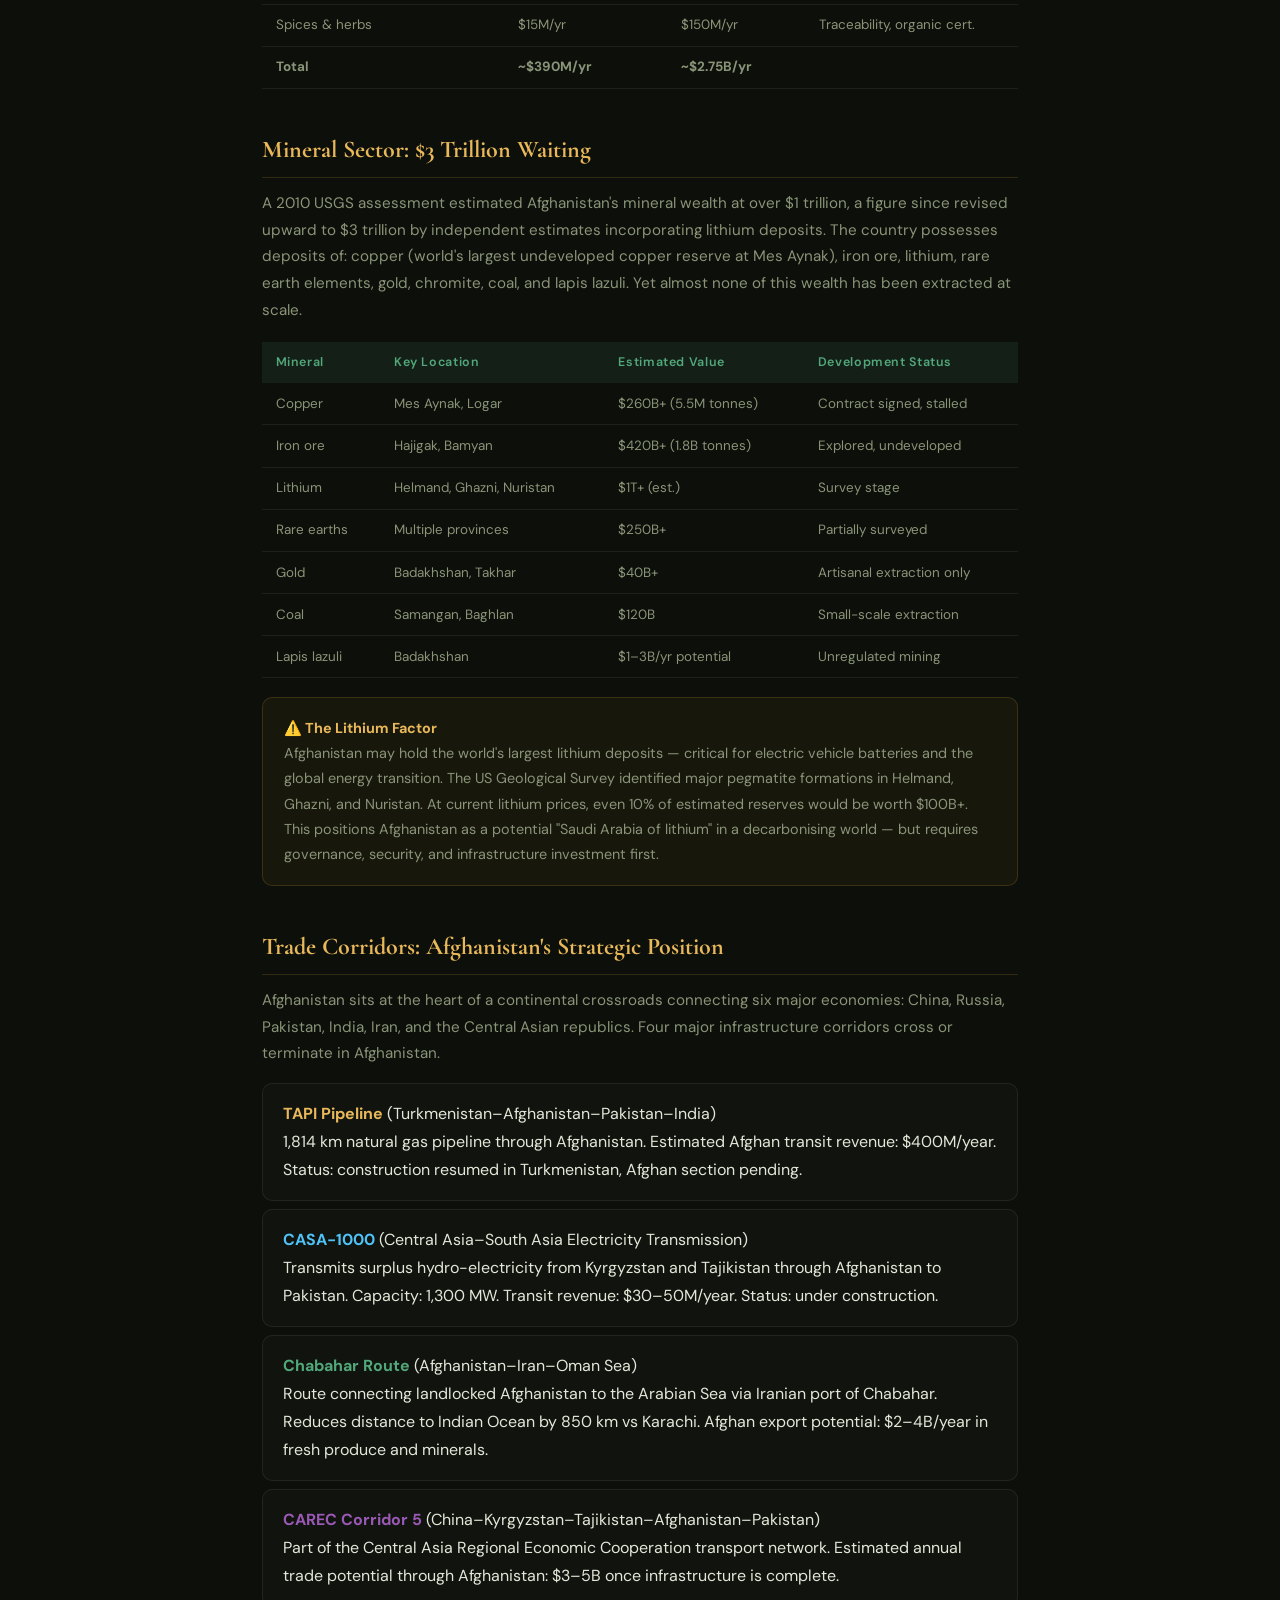
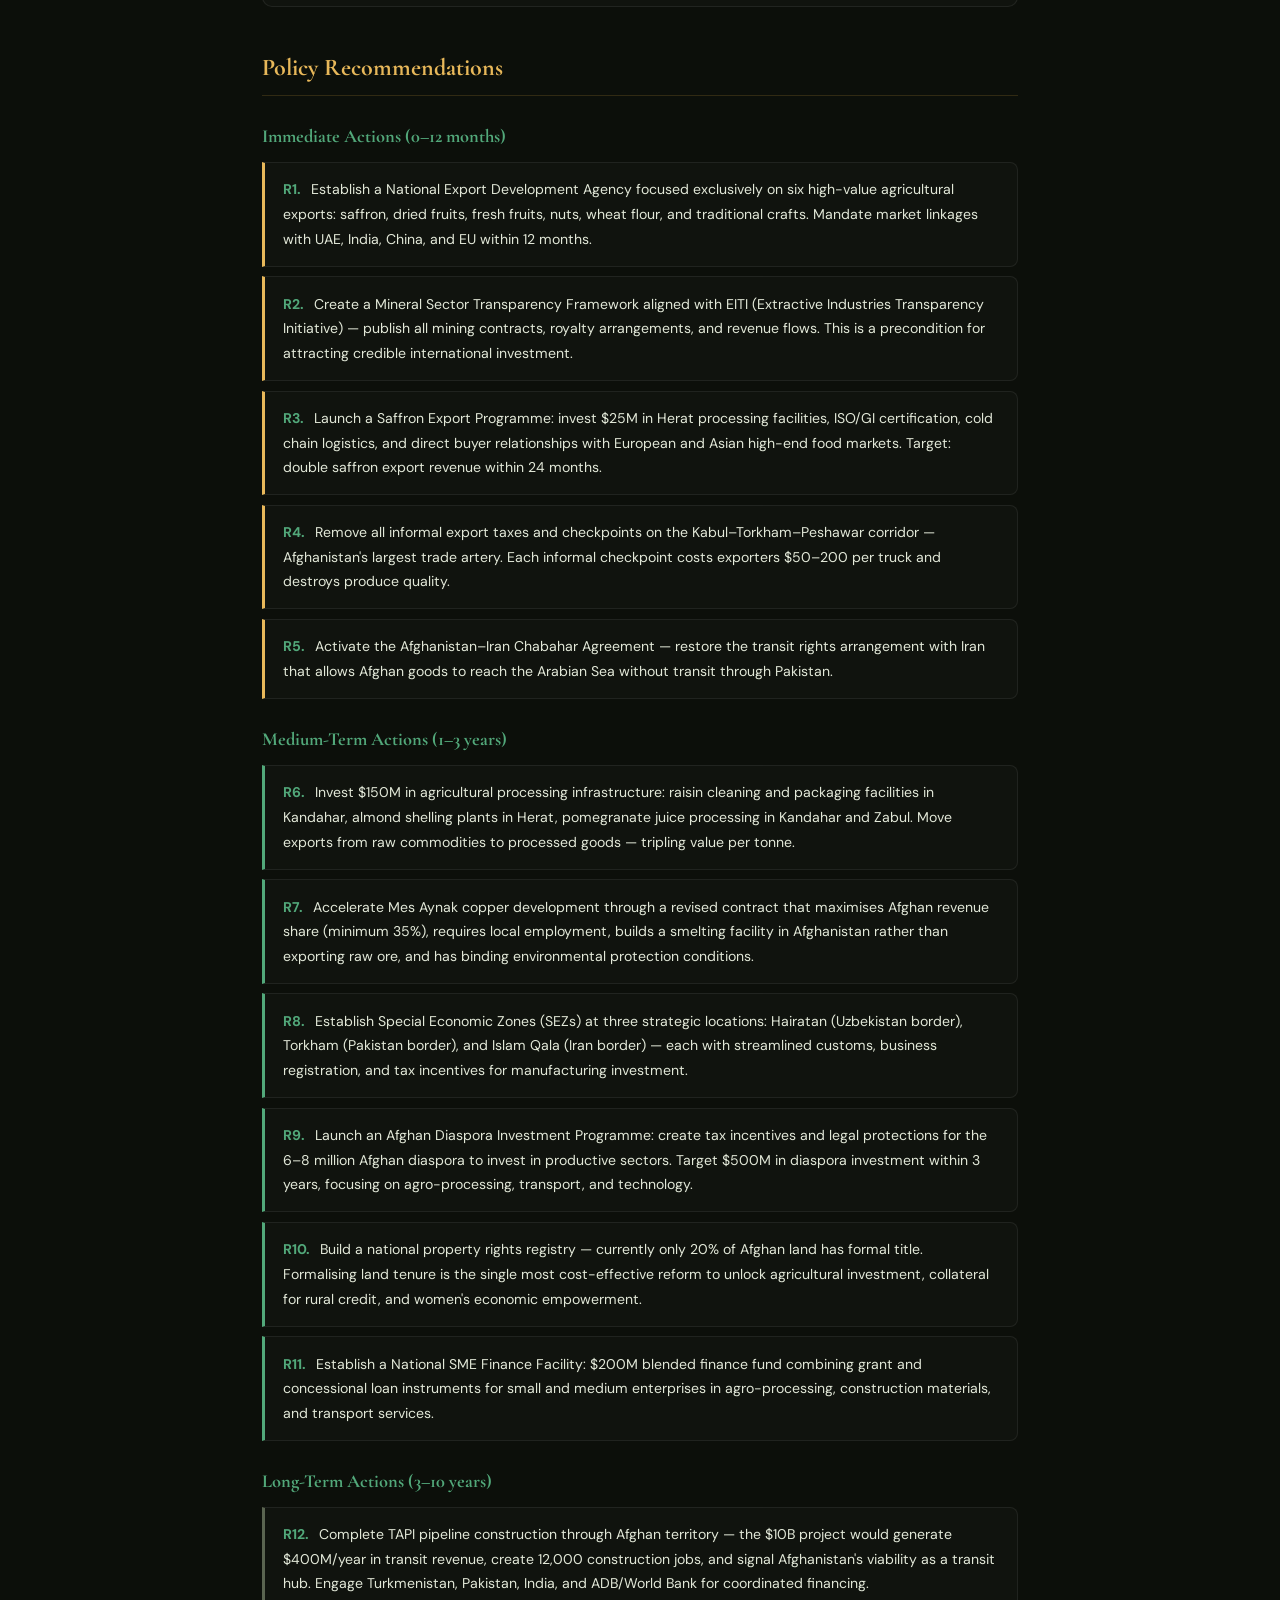
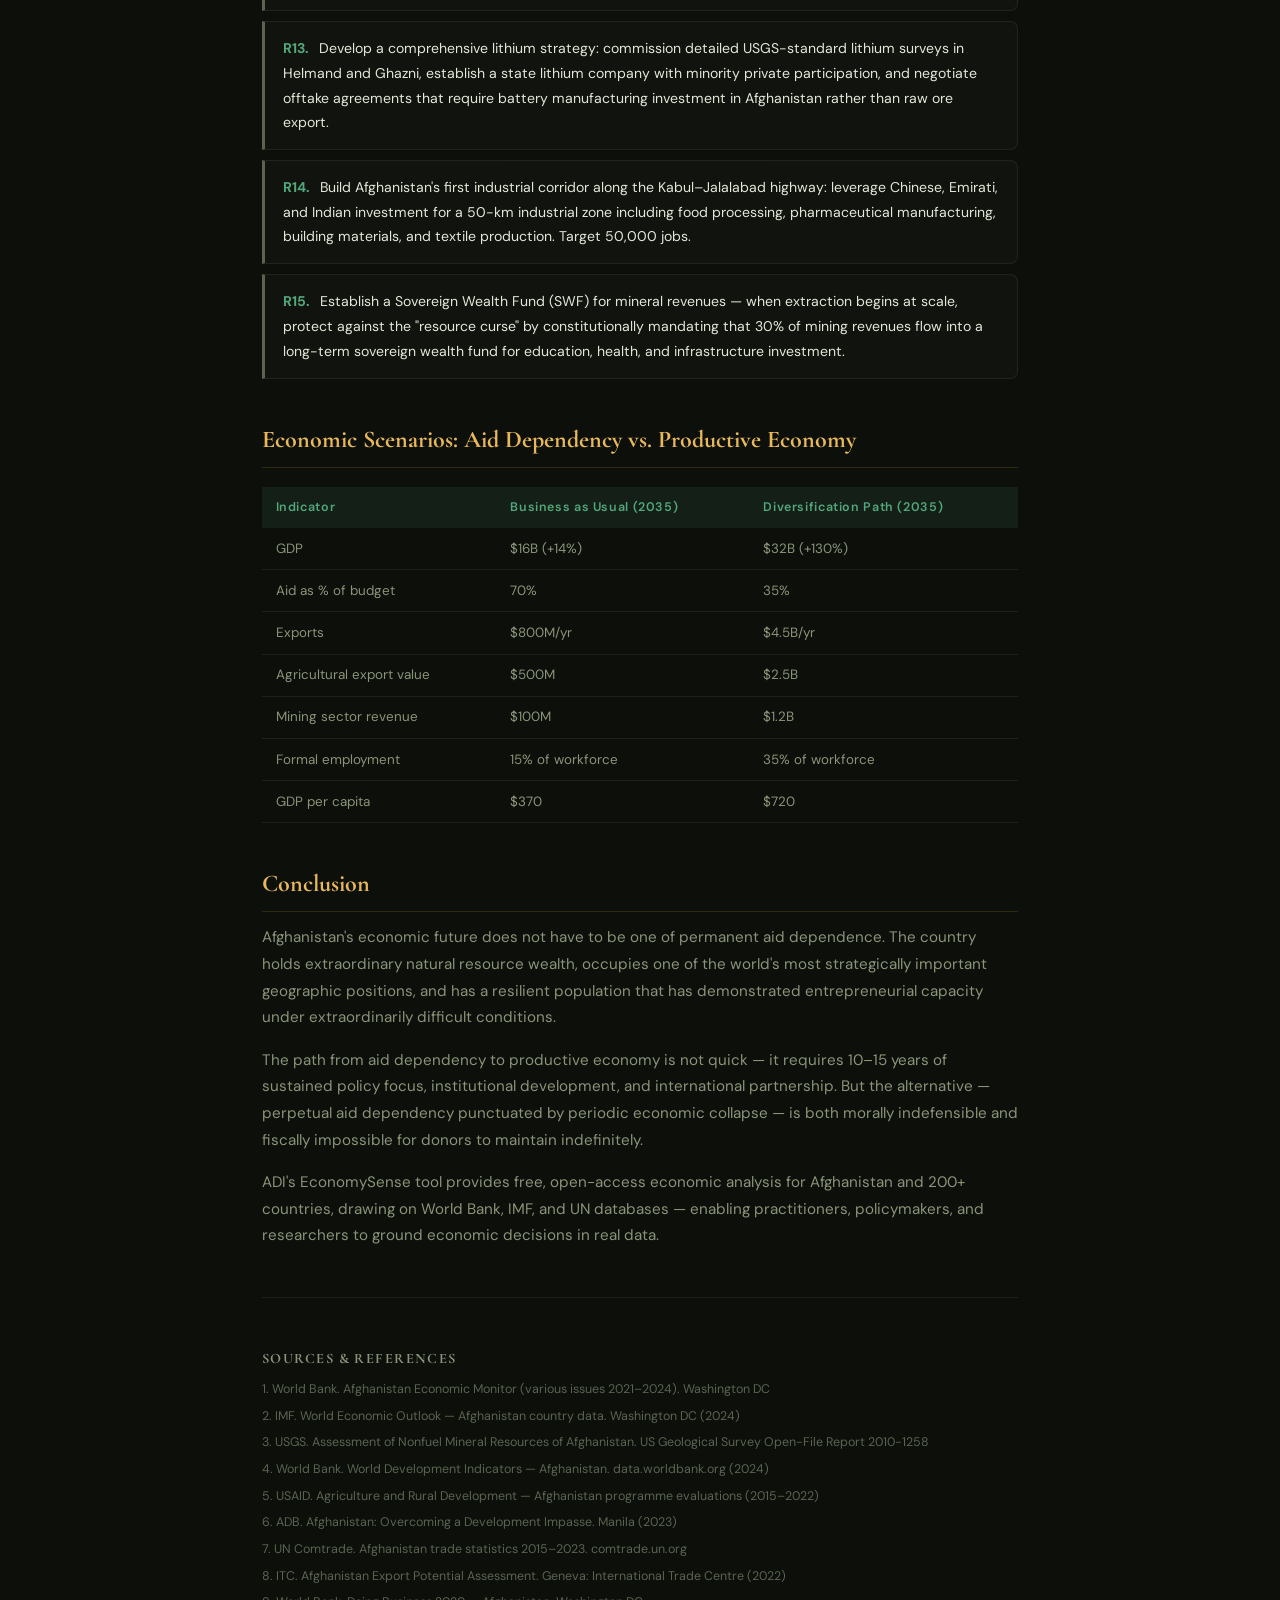
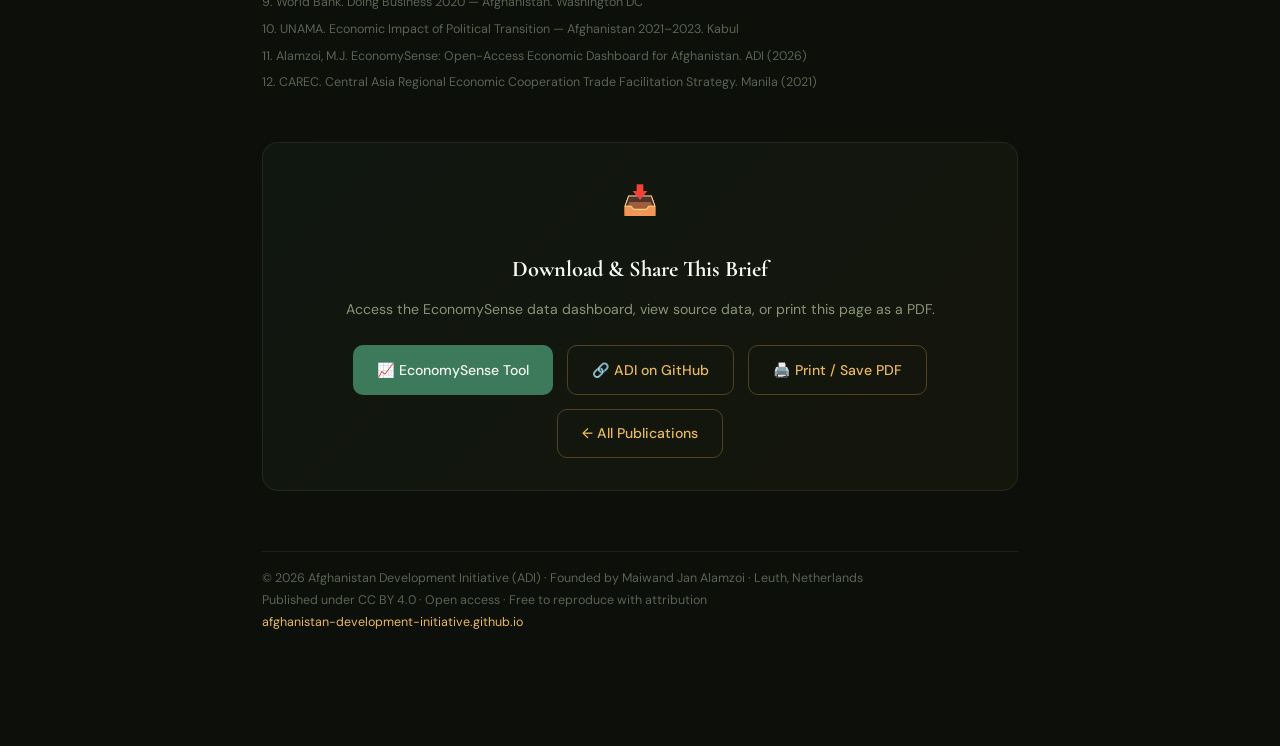
<file: publications/policy_brief_03_economic_diversification.html>
<!DOCTYPE html>
<html lang="en">
<head>
<meta charset="UTF-8">
<meta name="viewport" content="width=device-width, initial-scale=1.0">
<title>ADI Policy Brief No. 03 — Afghanistan Economic Diversification: From Aid Dependency to Productive Economy</title>
<link href="https://fonts.googleapis.com/css2?family=Cormorant+Garamond:wght@400;500;600;700&family=DM+Sans:wght@300;400;500;600&display=swap" rel="stylesheet">
<style>
:root{--bg:#0c0f0a;--bg2:#111410;--green:#3d7a5c;--green-l:#52a87a;--gold:#c4943a;--gold-l:#e8b85a;--text:#e2e8d8;--text-m:#8a9478;--text-d:#5a6450;--white:#f5f7f0;--border:rgba(255,255,255,0.07)}
*{margin:0;padding:0;box-sizing:border-box}
body{font-family:'DM Sans',sans-serif;background:var(--bg);color:var(--text);line-height:1.75;max-width:820px;margin:0 auto;padding:3rem 2rem 6rem}
@media print{body{background:#fff;color:#111;max-width:100%;padding:2cm}}
h1{font-family:'Cormorant Garamond',serif;font-size:2.4rem;color:var(--white);line-height:1.15;margin:1.5rem 0 .5rem}
h2{font-family:'Cormorant Garamond',serif;font-size:1.5rem;color:var(--gold-l);margin:2.5rem 0 .75rem;border-bottom:1px solid rgba(196,148,58,.2);padding-bottom:.4rem}
h3{font-family:'Cormorant Garamond',serif;font-size:1.15rem;color:var(--green-l);margin:1.5rem 0 .5rem}
p{color:var(--text-m);margin-bottom:1rem;font-size:.95rem}
.cover{border-left:4px solid var(--gold);padding:1.5rem 1.75rem;background:rgba(196,148,58,.05);border-radius:0 12px 12px 0;margin-bottom:2.5rem}
.label{font-size:.68rem;font-weight:700;letter-spacing:.18em;text-transform:uppercase;color:var(--green-l);margin-bottom:.3rem}
.authors{font-size:.85rem;color:var(--text-d);margin-top:.75rem}
.key-findings{background:rgba(61,122,92,.06);border:1px solid rgba(61,122,92,.2);border-radius:12px;padding:1.5rem;margin:1.5rem 0}
.finding{display:flex;gap:.75rem;align-items:flex-start;margin:.6rem 0;font-size:.9rem}
.finding::before{content:'▸';color:var(--gold-l);flex-shrink:0;margin-top:.1rem;font-size:1rem}
.stat-row{display:grid;grid-template-columns:repeat(auto-fit,minmax(155px,1fr));gap:1rem;margin:1.5rem 0}
.stat-box{background:rgba(255,255,255,.03);border:1px solid var(--border);border-radius:10px;padding:1rem;text-align:center}
.stat-num{font-family:'Cormorant Garamond',serif;font-size:2rem;color:var(--gold-l);display:block}
.stat-lbl{font-size:.72rem;color:var(--text-d);text-transform:uppercase;letter-spacing:.08em}
.recommendation{background:rgba(255,255,255,.02);border:1px solid var(--border);border-left:3px solid var(--green-l);border-radius:0 8px 8px 0;padding:.9rem 1.1rem;margin:.6rem 0;font-size:.88rem}
.rec-num{font-weight:700;color:var(--green-l);margin-right:.4rem}
.rec-urgent{border-left-color:var(--gold-l)}
.rec-long{border-left-color:var(--text-d)}
table{width:100%;border-collapse:collapse;margin:1.2rem 0;font-size:.84rem}
th{background:rgba(61,122,92,.15);color:var(--green-l);padding:.6rem .85rem;text-align:left;font-weight:600;font-size:.78rem;letter-spacing:.05em}
td{padding:.55rem .85rem;border-bottom:1px solid var(--border);color:var(--text-m)}
tr:hover td{background:rgba(255,255,255,.02)}
.sources{margin-top:3rem;border-top:1px solid var(--border);padding-top:1.5rem}
.src-item{font-size:.78rem;color:var(--text-d);margin:.3rem 0}
.back-link{display:inline-flex;align-items:center;gap:.4rem;font-size:.82rem;color:var(--green-l);text-decoration:none;margin-bottom:2rem;padding:.4rem .85rem;border:1px solid rgba(61,122,92,.3);border-radius:8px;transition:all .2s}
.back-link:hover{border-color:var(--green-l);background:rgba(61,122,92,.08)}
.callout{background:rgba(196,148,58,.06);border:1px solid rgba(196,148,58,.2);border-radius:10px;padding:1.1rem 1.3rem;margin:1.2rem 0;font-size:.9rem;color:var(--text-m)}
.callout strong{color:var(--gold-l)}
.corridor-card{background:rgba(255,255,255,.02);border:1px solid var(--border);border-radius:10px;padding:1rem 1.25rem;margin:.5rem 0}
</style>
</head>
<body>

<a href="../index.html#publications" class="back-link">← Back to ADI Publications</a>

<div class="cover">
  <div class="label">Afghanistan Development Initiative · Policy Brief No. 03</div>
  <h1>Afghanistan Economic Diversification:<br>From Aid Dependency to Productive Economy</h1>
  <div class="authors">
    Maiwand Jan Alamzoi · FAO UN Roster Specialist · ADI Founder<br>
    Afghanistan Development Initiative (ADI) · August 2026<br>
    <em>Data tools: EconomySense · World Bank WDI · IMF WEO · USGS Minerals Survey</em>
  </div>
</div>

<!-- EXECUTIVE SUMMARY -->
<h2>Executive Summary</h2>
<p>Afghanistan's economy is structurally dependent on foreign aid to a degree that is economically unsustainable and politically unstable. With foreign aid constituting an estimated <strong>75–80% of the public budget</strong> and approximately 43% of GDP in recent years, any reduction in donor engagement triggers an immediate fiscal and humanitarian crisis — as demonstrated by the catastrophic economic contraction of 28–35% following the 2021 political transition.</p>
<p>This policy brief argues that Afghanistan possesses the natural resource endowments, geographic position, and human capital to build a productive economy — but only through deliberate, sequenced diversification away from aid dependency. The country sits atop an estimated <strong>$3 trillion in untapped mineral wealth</strong>, controls strategic trade corridors connecting Central Asia to South Asia and the Arabian Sea, produces high-value agricultural exports including saffron (world's finest quality), fresh and dried fruits, and has a diaspora-linked investment potential of $2–4 billion annually.</p>
<p>The brief proposes a 15-point policy agenda across agriculture export development, mineral sector governance, trade corridor activation, and institutional reform — grounded in EconomySense data and World Bank economic indicators.</p>

<!-- KEY FINDINGS -->
<div class="key-findings">
  <h3 style="margin-top:0;color:var(--gold-l)">Key Findings at a Glance</h3>
  <div class="finding">Aid constitutes 75–80% of the public budget — any sudden reduction causes immediate fiscal collapse and humanitarian spillover.</div>
  <div class="finding">GDP per capita is approximately $350 — one of the world's lowest — yet grew at 2.5% annually from 2002–2021 before collapsing.</div>
  <div class="finding">Untapped mineral wealth estimated at $3 trillion: lithium, copper (Mes Aynak 5.5M tonnes), iron (Hajigak 1.8B tonnes), rare earth elements, gold, lapis lazuli.</div>
  <div class="finding">Agricultural export potential of $2–4 billion per year is reachable — current exports are only $300–400M/yr due to logistics, processing, and market access barriers.</div>
  <div class="finding">Four major trade corridors cross Afghanistan — TAPI gas pipeline, CASA-1000 electricity, CAREC road networks, and the Chabahar port route — representing $8–12B in annual transit potential.</div>
  <div class="finding">Afghan diaspora (6–8 million globally) sends $800M–1.2B in remittances annually — investment channelling could multiply this 3x.</div>
  <div class="finding">The informal economy (kiosks, hawala, agriculture, trade) represents 70–80% of actual economic activity — largely unmeasured, untaxed, and unsupported.</div>
</div>

<!-- KEY INDICATORS -->
<h2>Key Economic Indicators</h2>
<div class="stat-row">
  <div class="stat-box"><span class="stat-num">$14B</span><span class="stat-lbl">GDP (2023 est.)</span></div>
  <div class="stat-box"><span class="stat-num">$350</span><span class="stat-lbl">GDP per capita</span></div>
  <div class="stat-box"><span class="stat-num">75%</span><span class="stat-lbl">Aid share of budget</span></div>
  <div class="stat-box"><span class="stat-num">$3T</span><span class="stat-lbl">Mineral wealth</span></div>
  <div class="stat-box"><span class="stat-num">25%</span><span class="stat-lbl">Agric. share of GDP</span></div>
  <div class="stat-box"><span class="stat-num">60%</span><span class="stat-lbl">Agric. employment</span></div>
</div>

<!-- GDP ANALYSIS -->
<h2>GDP Structure and Sectoral Analysis</h2>
<p>Afghanistan's GDP structure reflects the distortions of a conflict economy heavily shaped by external aid flows rather than productive investment. Agriculture accounts for approximately 25% of GDP and 60% of employment but receives only 3–5% of public investment. Services (including trade, informal services, and NGO-driven activity) account for about 55% of GDP, much of which is aid-financed. Industry, at only 20% of GDP, reflects the near-total absence of manufacturing and value-added processing.</p>

<table>
  <thead><tr><th>Sector</th><th>GDP Share</th><th>Employment</th><th>Export Share</th><th>Growth Potential</th></tr></thead>
  <tbody>
    <tr><td>Agriculture</td><td>25%</td><td>60%</td><td>45%</td><td>High (value-add processing)</td></tr>
    <tr><td>Services</td><td>55%</td><td>25%</td><td>5%</td><td>Medium (trade corridors)</td></tr>
    <tr><td>Industry/Mining</td><td>20%</td><td>15%</td><td>50%</td><td>Very high (untapped minerals)</td></tr>
  </tbody>
</table>

<div class="callout">
  <strong>⚠️ Aid Cliff Risk</strong><br>
  The 2021 economic collapse demonstrated that when aid flows stop abruptly, GDP can contract 28–35% in a single year. This is not a policy failure that can be managed at the margins — it is a structural vulnerability that requires a 10–15 year economic transformation programme to address. The international community's long-term development financing strategy must explicitly prioritise building productive private sector activity that can eventually replace aid flows.
</div>

<!-- AGRICULTURE EXPORTS -->
<h2>Agriculture: Unlocking $4 Billion in Export Potential</h2>
<p>Afghanistan's agricultural export potential is one of the most underestimated economic opportunities in the developing world. The country produces world-class saffron, pistachios, almonds, raisins, pomegranates, figs, and pine nuts — all high-value commodities with global demand. Yet actual agricultural exports are only $300–400 million annually, a tiny fraction of potential.</p>

<h3>The Saffron Opportunity</h3>
<p>Afghanistan produces the world's finest saffron, primarily from Herat province. At current world prices of $3,500–5,000 per tonne, and with production capacity that could realistically reach 100–120 tonnes per year with proper support, the saffron sector alone could generate $350–600 million in annual export revenue. Current production is hampered by post-harvest processing weaknesses, lack of certification, limited cold chain logistics, and market access barriers.</p>

<table>
  <thead><tr><th>Crop</th><th>Current Export (est.)</th><th>10-Year Potential</th><th>Key Barrier</th></tr></thead>
  <tbody>
    <tr><td>Saffron</td><td>$45M/yr</td><td>$500M/yr</td><td>Processing, certification</td></tr>
    <tr><td>Dried fruits (raisins, apricots)</td><td>$120M/yr</td><td>$800M/yr</td><td>Hygiene standards, cold chain</td></tr>
    <tr><td>Fresh fruits (pomegranate, grapes)</td><td>$80M/yr</td><td>$400M/yr</td><td>Logistics, shelf-life</td></tr>
    <tr><td>Nuts (almond, pistachio, pine nut)</td><td>$90M/yr</td><td>$600M/yr</td><td>Tree stock rehabilitation</td></tr>
    <tr><td>Wheat &amp; flour</td><td>$40M/yr</td><td>$300M/yr</td><td>Milling capacity, quality</td></tr>
    <tr><td>Spices &amp; herbs</td><td>$15M/yr</td><td>$150M/yr</td><td>Traceability, organic cert.</td></tr>
    <tr><td><strong>Total</strong></td><td><strong>~$390M/yr</strong></td><td><strong>~$2.75B/yr</strong></td><td></td></tr>
  </tbody>
</table>

<!-- MINERALS -->
<h2>Mineral Sector: $3 Trillion Waiting</h2>
<p>A 2010 USGS assessment estimated Afghanistan's mineral wealth at over $1 trillion, a figure since revised upward to $3 trillion by independent estimates incorporating lithium deposits. The country possesses deposits of: copper (world's largest undeveloped copper reserve at Mes Aynak), iron ore, lithium, rare earth elements, gold, chromite, coal, and lapis lazuli. Yet almost none of this wealth has been extracted at scale.</p>

<table>
  <thead><tr><th>Mineral</th><th>Key Location</th><th>Estimated Value</th><th>Development Status</th></tr></thead>
  <tbody>
    <tr><td>Copper</td><td>Mes Aynak, Logar</td><td>$260B+ (5.5M tonnes)</td><td>Contract signed, stalled</td></tr>
    <tr><td>Iron ore</td><td>Hajigak, Bamyan</td><td>$420B+ (1.8B tonnes)</td><td>Explored, undeveloped</td></tr>
    <tr><td>Lithium</td><td>Helmand, Ghazni, Nuristan</td><td>$1T+ (est.)</td><td>Survey stage</td></tr>
    <tr><td>Rare earths</td><td>Multiple provinces</td><td>$250B+</td><td>Partially surveyed</td></tr>
    <tr><td>Gold</td><td>Badakhshan, Takhar</td><td>$40B+</td><td>Artisanal extraction only</td></tr>
    <tr><td>Coal</td><td>Samangan, Baghlan</td><td>$120B</td><td>Small-scale extraction</td></tr>
    <tr><td>Lapis lazuli</td><td>Badakhshan</td><td>$1–3B/yr potential</td><td>Unregulated mining</td></tr>
  </tbody>
</table>

<div class="callout">
  <strong>⚠️ The Lithium Factor</strong><br>
  Afghanistan may hold the world's largest lithium deposits — critical for electric vehicle batteries and the global energy transition. The US Geological Survey identified major pegmatite formations in Helmand, Ghazni, and Nuristan. At current lithium prices, even 10% of estimated reserves would be worth $100B+. This positions Afghanistan as a potential "Saudi Arabia of lithium" in a decarbonising world — but requires governance, security, and infrastructure investment first.
</div>

<!-- TRADE CORRIDORS -->
<h2>Trade Corridors: Afghanistan's Strategic Position</h2>
<p>Afghanistan sits at the heart of a continental crossroads connecting six major economies: China, Russia, Pakistan, India, Iran, and the Central Asian republics. Four major infrastructure corridors cross or terminate in Afghanistan.</p>

<div class="corridor-card">
  <strong style="color:var(--gold-l)">TAPI Pipeline</strong> (Turkmenistan–Afghanistan–Pakistan–India)<br>
  1,814 km natural gas pipeline through Afghanistan. Estimated Afghan transit revenue: $400M/year. Status: construction resumed in Turkmenistan, Afghan section pending.
</div>
<div class="corridor-card">
  <strong style="color:#4fc3f7">CASA-1000</strong> (Central Asia–South Asia Electricity Transmission)<br>
  Transmits surplus hydro-electricity from Kyrgyzstan and Tajikistan through Afghanistan to Pakistan. Capacity: 1,300 MW. Transit revenue: $30–50M/year. Status: under construction.
</div>
<div class="corridor-card">
  <strong style="color:var(--green-l)">Chabahar Route</strong> (Afghanistan–Iran–Oman Sea)<br>
  Route connecting landlocked Afghanistan to the Arabian Sea via Iranian port of Chabahar. Reduces distance to Indian Ocean by 850 km vs Karachi. Afghan export potential: $2–4B/year in fresh produce and minerals.
</div>
<div class="corridor-card">
  <strong style="color:#9b59b6">CAREC Corridor 5</strong> (China–Kyrgyzstan–Tajikistan–Afghanistan–Pakistan)<br>
  Part of the Central Asia Regional Economic Cooperation transport network. Estimated annual trade potential through Afghanistan: $3–5B once infrastructure is complete.
</div>

<!-- RECOMMENDATIONS -->
<h2>Policy Recommendations</h2>

<h3>Immediate Actions (0–12 months)</h3>
<div class="recommendation rec-urgent">
  <span class="rec-num">R1.</span> Establish a National Export Development Agency focused exclusively on six high-value agricultural exports: saffron, dried fruits, fresh fruits, nuts, wheat flour, and traditional crafts. Mandate market linkages with UAE, India, China, and EU within 12 months.
</div>
<div class="recommendation rec-urgent">
  <span class="rec-num">R2.</span> Create a Mineral Sector Transparency Framework aligned with EITI (Extractive Industries Transparency Initiative) — publish all mining contracts, royalty arrangements, and revenue flows. This is a precondition for attracting credible international investment.
</div>
<div class="recommendation rec-urgent">
  <span class="rec-num">R3.</span> Launch a Saffron Export Programme: invest $25M in Herat processing facilities, ISO/GI certification, cold chain logistics, and direct buyer relationships with European and Asian high-end food markets. Target: double saffron export revenue within 24 months.
</div>
<div class="recommendation rec-urgent">
  <span class="rec-num">R4.</span> Remove all informal export taxes and checkpoints on the Kabul–Torkham–Peshawar corridor — Afghanistan's largest trade artery. Each informal checkpoint costs exporters $50–200 per truck and destroys produce quality.
</div>
<div class="recommendation rec-urgent">
  <span class="rec-num">R5.</span> Activate the Afghanistan–Iran Chabahar Agreement — restore the transit rights arrangement with Iran that allows Afghan goods to reach the Arabian Sea without transit through Pakistan.
</div>

<h3>Medium-Term Actions (1–3 years)</h3>
<div class="recommendation">
  <span class="rec-num">R6.</span> Invest $150M in agricultural processing infrastructure: raisin cleaning and packaging facilities in Kandahar, almond shelling plants in Herat, pomegranate juice processing in Kandahar and Zabul. Move exports from raw commodities to processed goods — tripling value per tonne.
</div>
<div class="recommendation">
  <span class="rec-num">R7.</span> Accelerate Mes Aynak copper development through a revised contract that maximises Afghan revenue share (minimum 35%), requires local employment, builds a smelting facility in Afghanistan rather than exporting raw ore, and has binding environmental protection conditions.
</div>
<div class="recommendation">
  <span class="rec-num">R8.</span> Establish Special Economic Zones (SEZs) at three strategic locations: Hairatan (Uzbekistan border), Torkham (Pakistan border), and Islam Qala (Iran border) — each with streamlined customs, business registration, and tax incentives for manufacturing investment.
</div>
<div class="recommendation">
  <span class="rec-num">R9.</span> Launch an Afghan Diaspora Investment Programme: create tax incentives and legal protections for the 6–8 million Afghan diaspora to invest in productive sectors. Target $500M in diaspora investment within 3 years, focusing on agro-processing, transport, and technology.
</div>
<div class="recommendation">
  <span class="rec-num">R10.</span> Build a national property rights registry — currently only 20% of Afghan land has formal title. Formalising land tenure is the single most cost-effective reform to unlock agricultural investment, collateral for rural credit, and women's economic empowerment.
</div>
<div class="recommendation">
  <span class="rec-num">R11.</span> Establish a National SME Finance Facility: $200M blended finance fund combining grant and concessional loan instruments for small and medium enterprises in agro-processing, construction materials, and transport services.
</div>

<h3>Long-Term Actions (3–10 years)</h3>
<div class="recommendation rec-long">
  <span class="rec-num">R12.</span> Complete TAPI pipeline construction through Afghan territory — the $10B project would generate $400M/year in transit revenue, create 12,000 construction jobs, and signal Afghanistan's viability as a transit hub. Engage Turkmenistan, Pakistan, India, and ADB/World Bank for coordinated financing.
</div>
<div class="recommendation rec-long">
  <span class="rec-num">R13.</span> Develop a comprehensive lithium strategy: commission detailed USGS-standard lithium surveys in Helmand and Ghazni, establish a state lithium company with minority private participation, and negotiate offtake agreements that require battery manufacturing investment in Afghanistan rather than raw ore export.
</div>
<div class="recommendation rec-long">
  <span class="rec-num">R14.</span> Build Afghanistan's first industrial corridor along the Kabul–Jalalabad highway: leverage Chinese, Emirati, and Indian investment for a 50-km industrial zone including food processing, pharmaceutical manufacturing, building materials, and textile production. Target 50,000 jobs.
</div>
<div class="recommendation rec-long">
  <span class="rec-num">R15.</span> Establish a Sovereign Wealth Fund (SWF) for mineral revenues — when extraction begins at scale, protect against the "resource curse" by constitutionally mandating that 30% of mining revenues flow into a long-term sovereign wealth fund for education, health, and infrastructure investment.
</div>

<!-- ECONOMIC SCENARIO -->
<h2>Economic Scenarios: Aid Dependency vs. Productive Economy</h2>
<table>
  <thead><tr><th>Indicator</th><th>Business as Usual (2035)</th><th>Diversification Path (2035)</th></tr></thead>
  <tbody>
    <tr><td>GDP</td><td>$16B (+14%)</td><td>$32B (+130%)</td></tr>
    <tr><td>Aid as % of budget</td><td>70%</td><td>35%</td></tr>
    <tr><td>Exports</td><td>$800M/yr</td><td>$4.5B/yr</td></tr>
    <tr><td>Agricultural export value</td><td>$500M</td><td>$2.5B</td></tr>
    <tr><td>Mining sector revenue</td><td>$100M</td><td>$1.2B</td></tr>
    <tr><td>Formal employment</td><td>15% of workforce</td><td>35% of workforce</td></tr>
    <tr><td>GDP per capita</td><td>$370</td><td>$720</td></tr>
  </tbody>
</table>

<!-- CONCLUSION -->
<h2>Conclusion</h2>
<p>Afghanistan's economic future does not have to be one of permanent aid dependence. The country holds extraordinary natural resource wealth, occupies one of the world's most strategically important geographic positions, and has a resilient population that has demonstrated entrepreneurial capacity under extraordinarily difficult conditions.</p>
<p>The path from aid dependency to productive economy is not quick — it requires 10–15 years of sustained policy focus, institutional development, and international partnership. But the alternative — perpetual aid dependency punctuated by periodic economic collapse — is both morally indefensible and fiscally impossible for donors to maintain indefinitely.</p>
<p>ADI's EconomySense tool provides free, open-access economic analysis for Afghanistan and 200+ countries, drawing on World Bank, IMF, and UN databases — enabling practitioners, policymakers, and researchers to ground economic decisions in real data.</p>

<!-- SOURCES -->
<div class="sources">
  <h3 style="color:var(--text-m);font-size:.9rem;text-transform:uppercase;letter-spacing:.1em">Sources & References</h3>
  <div class="src-item">1. World Bank. Afghanistan Economic Monitor (various issues 2021–2024). Washington DC</div>
  <div class="src-item">2. IMF. World Economic Outlook — Afghanistan country data. Washington DC (2024)</div>
  <div class="src-item">3. USGS. Assessment of Nonfuel Mineral Resources of Afghanistan. US Geological Survey Open-File Report 2010-1258</div>
  <div class="src-item">4. World Bank. World Development Indicators — Afghanistan. data.worldbank.org (2024)</div>
  <div class="src-item">5. USAID. Agriculture and Rural Development — Afghanistan programme evaluations (2015–2022)</div>
  <div class="src-item">6. ADB. Afghanistan: Overcoming a Development Impasse. Manila (2023)</div>
  <div class="src-item">7. UN Comtrade. Afghanistan trade statistics 2015–2023. comtrade.un.org</div>
  <div class="src-item">8. ITC. Afghanistan Export Potential Assessment. Geneva: International Trade Centre (2022)</div>
  <div class="src-item">9. World Bank. Doing Business 2020 — Afghanistan. Washington DC</div>
  <div class="src-item">10. UNAMA. Economic Impact of Political Transition — Afghanistan 2021–2023. Kabul</div>
  <div class="src-item">11. Alamzoi, M.J. EconomySense: Open-Access Economic Dashboard for Afghanistan. ADI (2026)</div>
  <div class="src-item">12. CAREC. Central Asia Regional Economic Cooperation Trade Facilitation Strategy. Manila (2021)</div>
</div>

<!-- DOWNLOAD SECTION -->
<div style="background:linear-gradient(135deg,rgba(61,122,92,.08),rgba(196,148,58,.05));border:1px solid rgba(255,255,255,.07);border-radius:16px;padding:2rem;margin-top:3rem;text-align:center">
  <div style="font-size:1.8rem;margin-bottom:.5rem">📥</div>
  <h3 style="font-family:'Cormorant Garamond',serif;font-size:1.4rem;color:var(--white);margin-bottom:.5rem">Download &amp; Share This Brief</h3>
  <p style="font-size:.88rem;color:var(--text-m);margin-bottom:1.5rem">Access the EconomySense data dashboard, view source data, or print this page as a PDF.</p>
  <div style="display:flex;gap:.85rem;justify-content:center;flex-wrap:wrap">
    <a href="https://economysense-qbgckhbvnoyqywuxbmi7hs.streamlit.app" target="_blank" style="display:inline-flex;align-items:center;gap:.45rem;padding:.72rem 1.5rem;border-radius:10px;font-size:.88rem;font-weight:500;text-decoration:none;background:var(--green);color:var(--white);transition:all .2s;font-family:'DM Sans',sans-serif">📈 EconomySense Tool</a>
    <a href="https://github.com/afghanistan-development-initiative" target="_blank" style="display:inline-flex;align-items:center;gap:.45rem;padding:.72rem 1.5rem;border-radius:10px;font-size:.88rem;font-weight:500;text-decoration:none;background:transparent;color:var(--gold-l);border:1.5px solid rgba(196,148,58,.35);transition:all .2s;font-family:'DM Sans',sans-serif">🔗 ADI on GitHub</a>
    <a onclick="window.print()" style="display:inline-flex;align-items:center;gap:.45rem;padding:.72rem 1.5rem;border-radius:10px;font-size:.88rem;font-weight:500;text-decoration:none;background:transparent;color:var(--gold-l);border:1.5px solid rgba(196,148,58,.35);cursor:pointer;font-family:'DM Sans',sans-serif">🖨️ Print / Save PDF</a>
    <a href="../index.html#publications" style="display:inline-flex;align-items:center;gap:.45rem;padding:.72rem 1.5rem;border-radius:10px;font-size:.88rem;font-weight:500;text-decoration:none;background:transparent;color:var(--gold-l);border:1.5px solid rgba(196,148,58,.35);transition:all .2s;font-family:'DM Sans',sans-serif">← All Publications</a>
  </div>
</div>

<br>
<p style="font-size:.78rem;color:var(--text-d);border-top:1px solid var(--border);padding-top:1rem;margin-top:2rem">
  © 2026 Afghanistan Development Initiative (ADI) · Founded by Maiwand Jan Alamzoi · Leuth, Netherlands<br>
  Published under CC BY 4.0 · Open access · Free to reproduce with attribution<br>
  <a href="https://afghanistan-development-initiative.github.io" style="color:var(--gold-l);text-decoration:none">afghanistan-development-initiative.github.io</a>
</p>

</body>
</html>
</file>
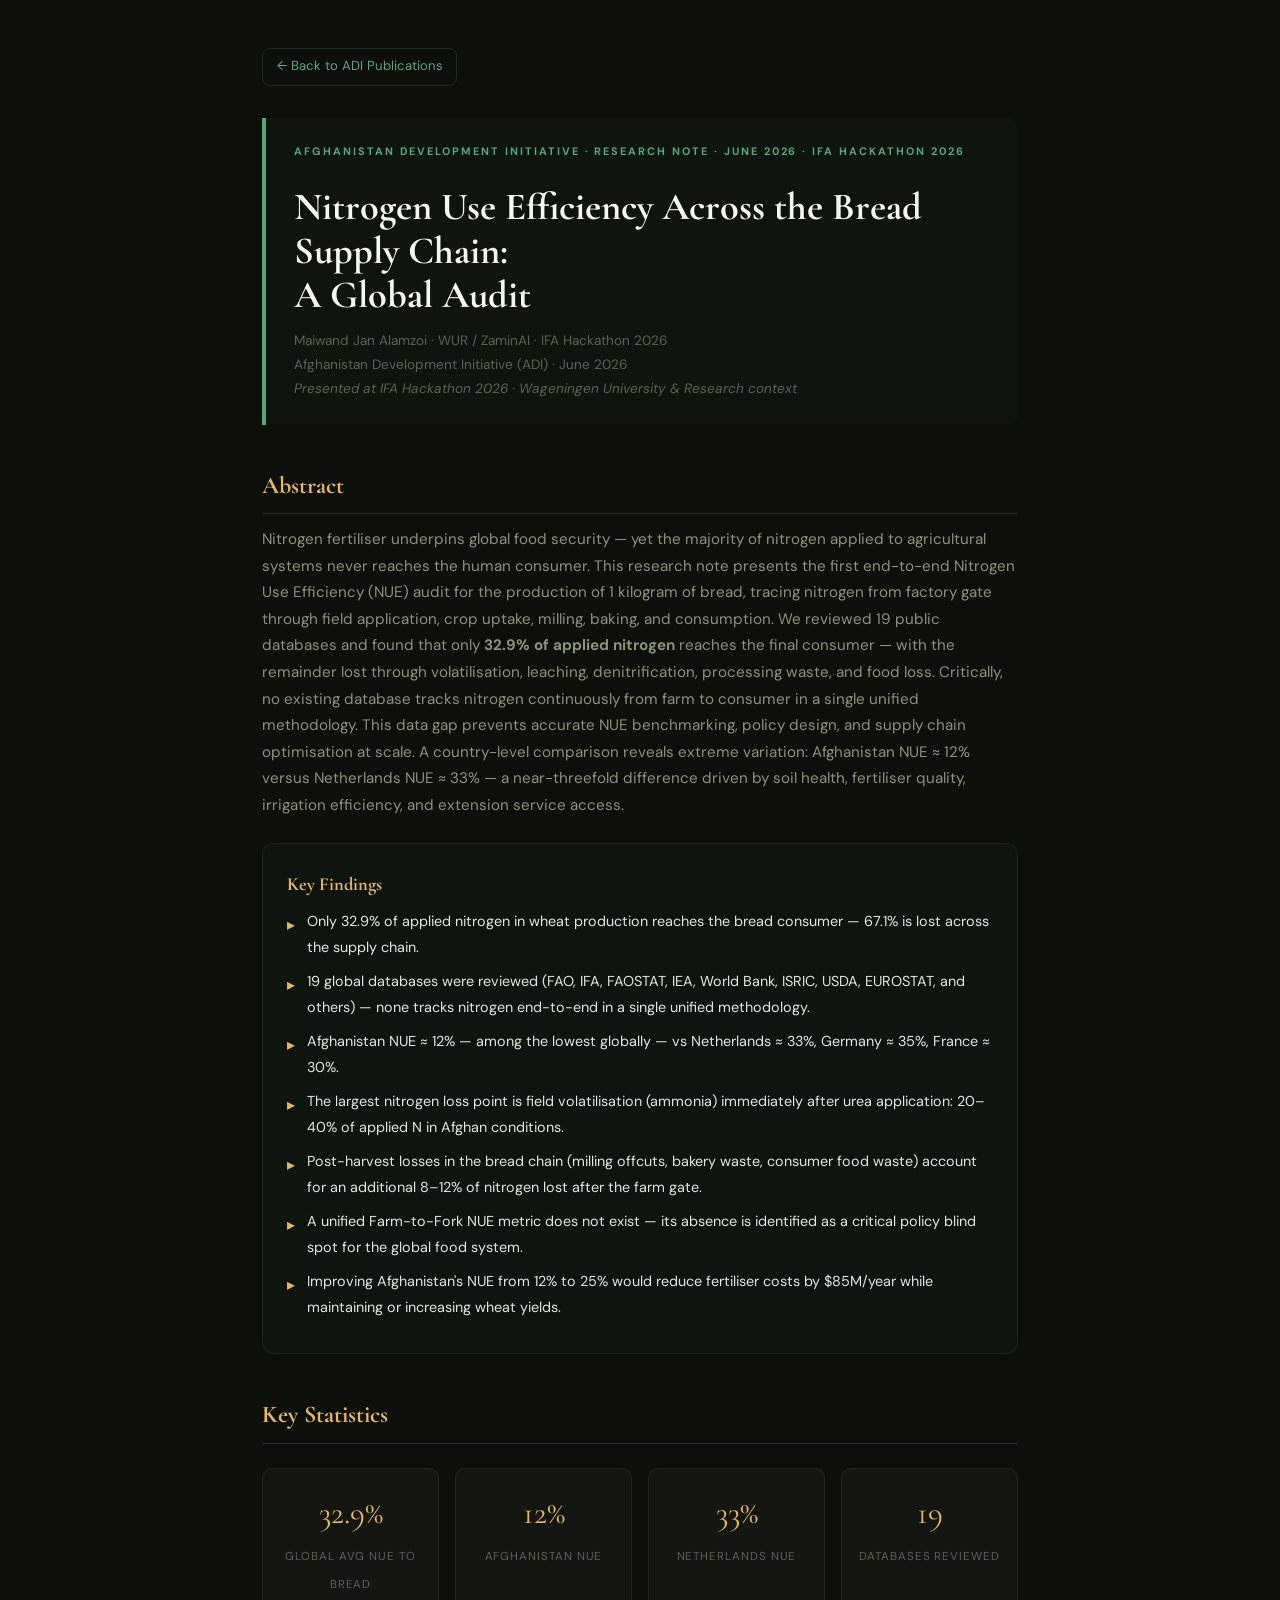
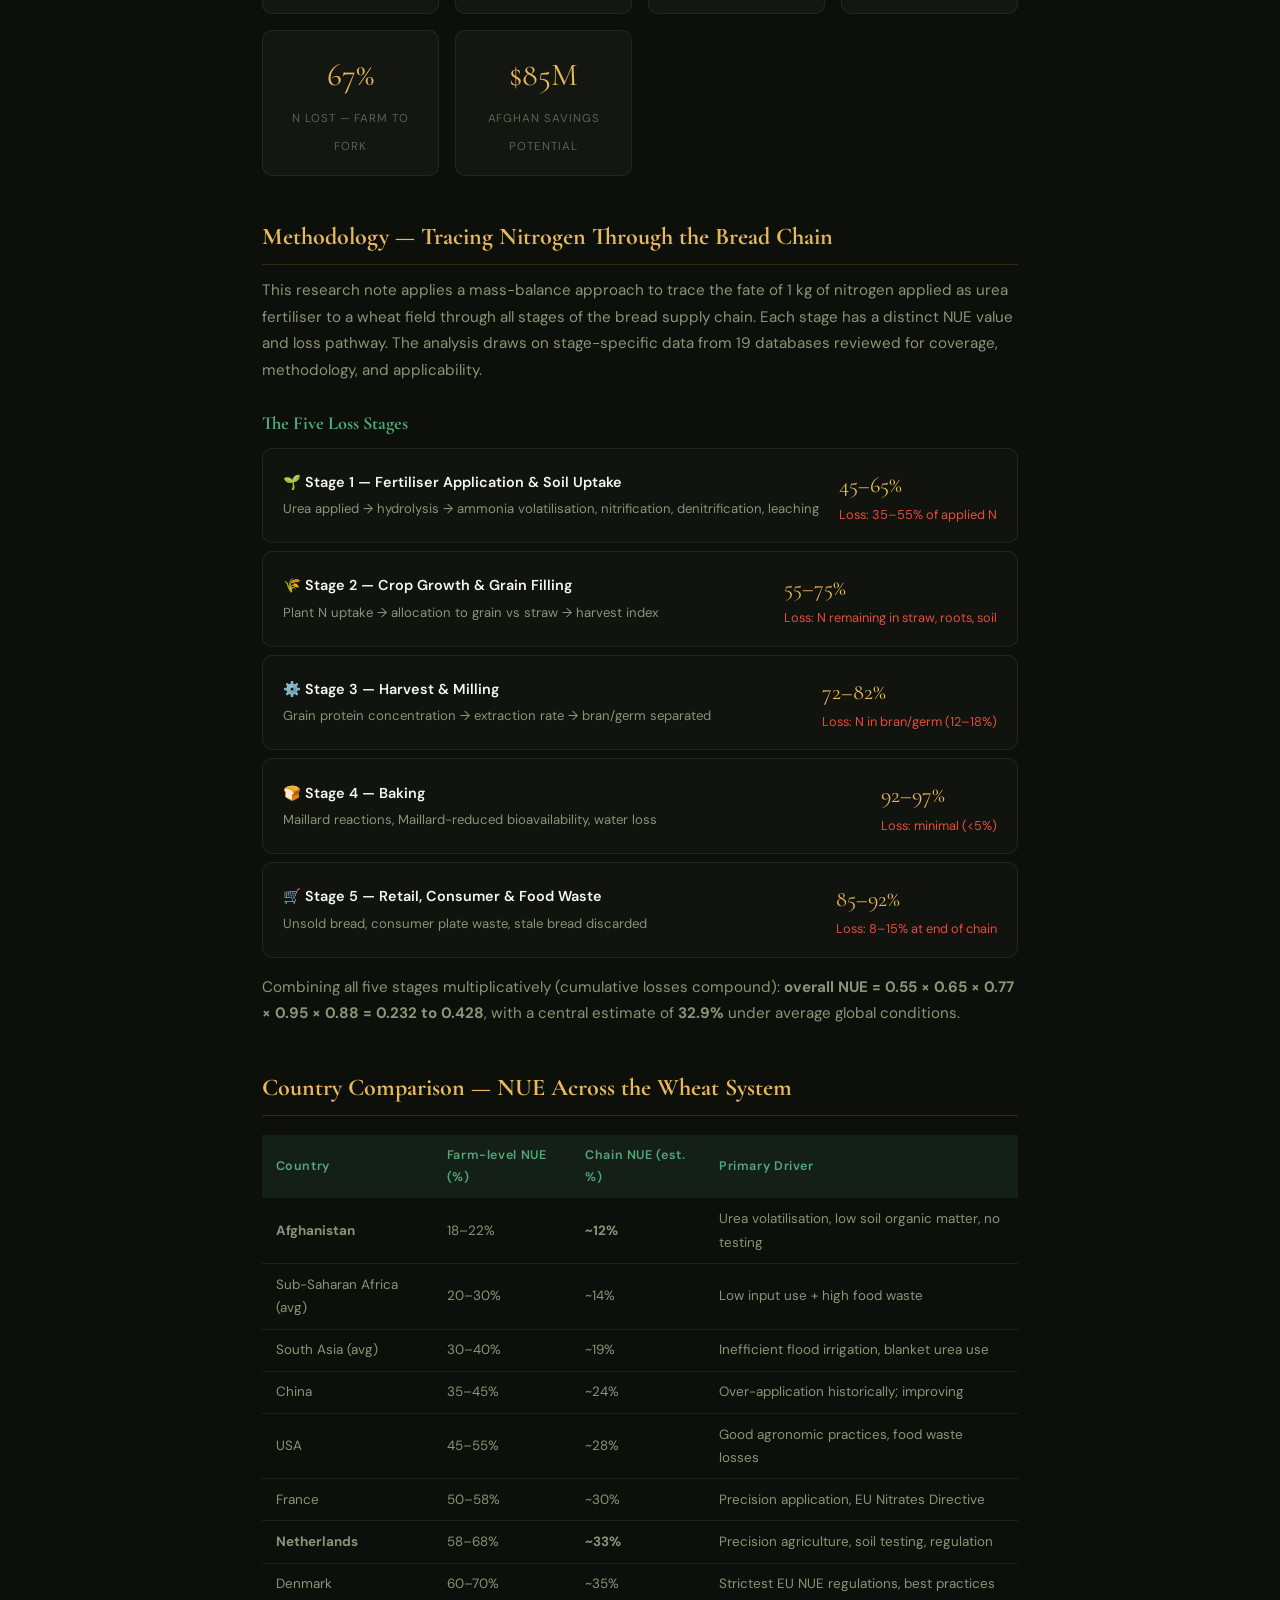
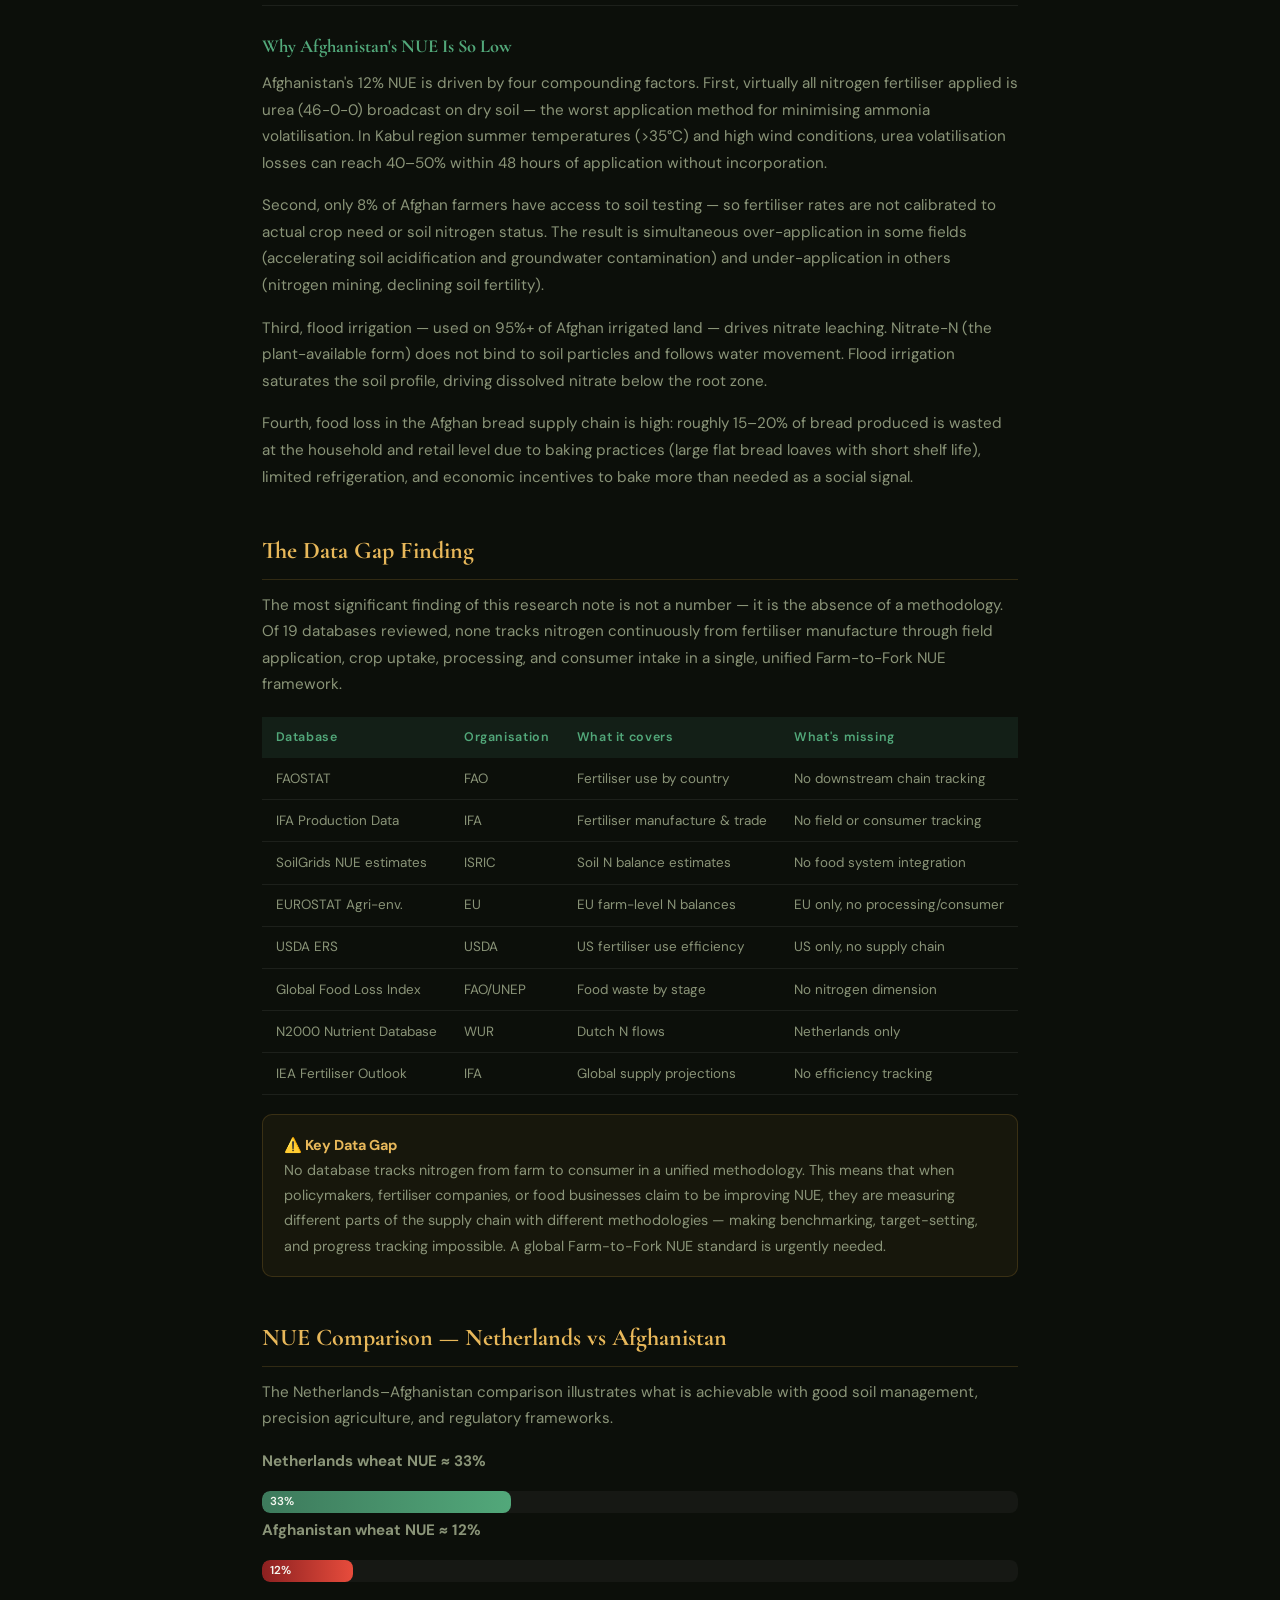
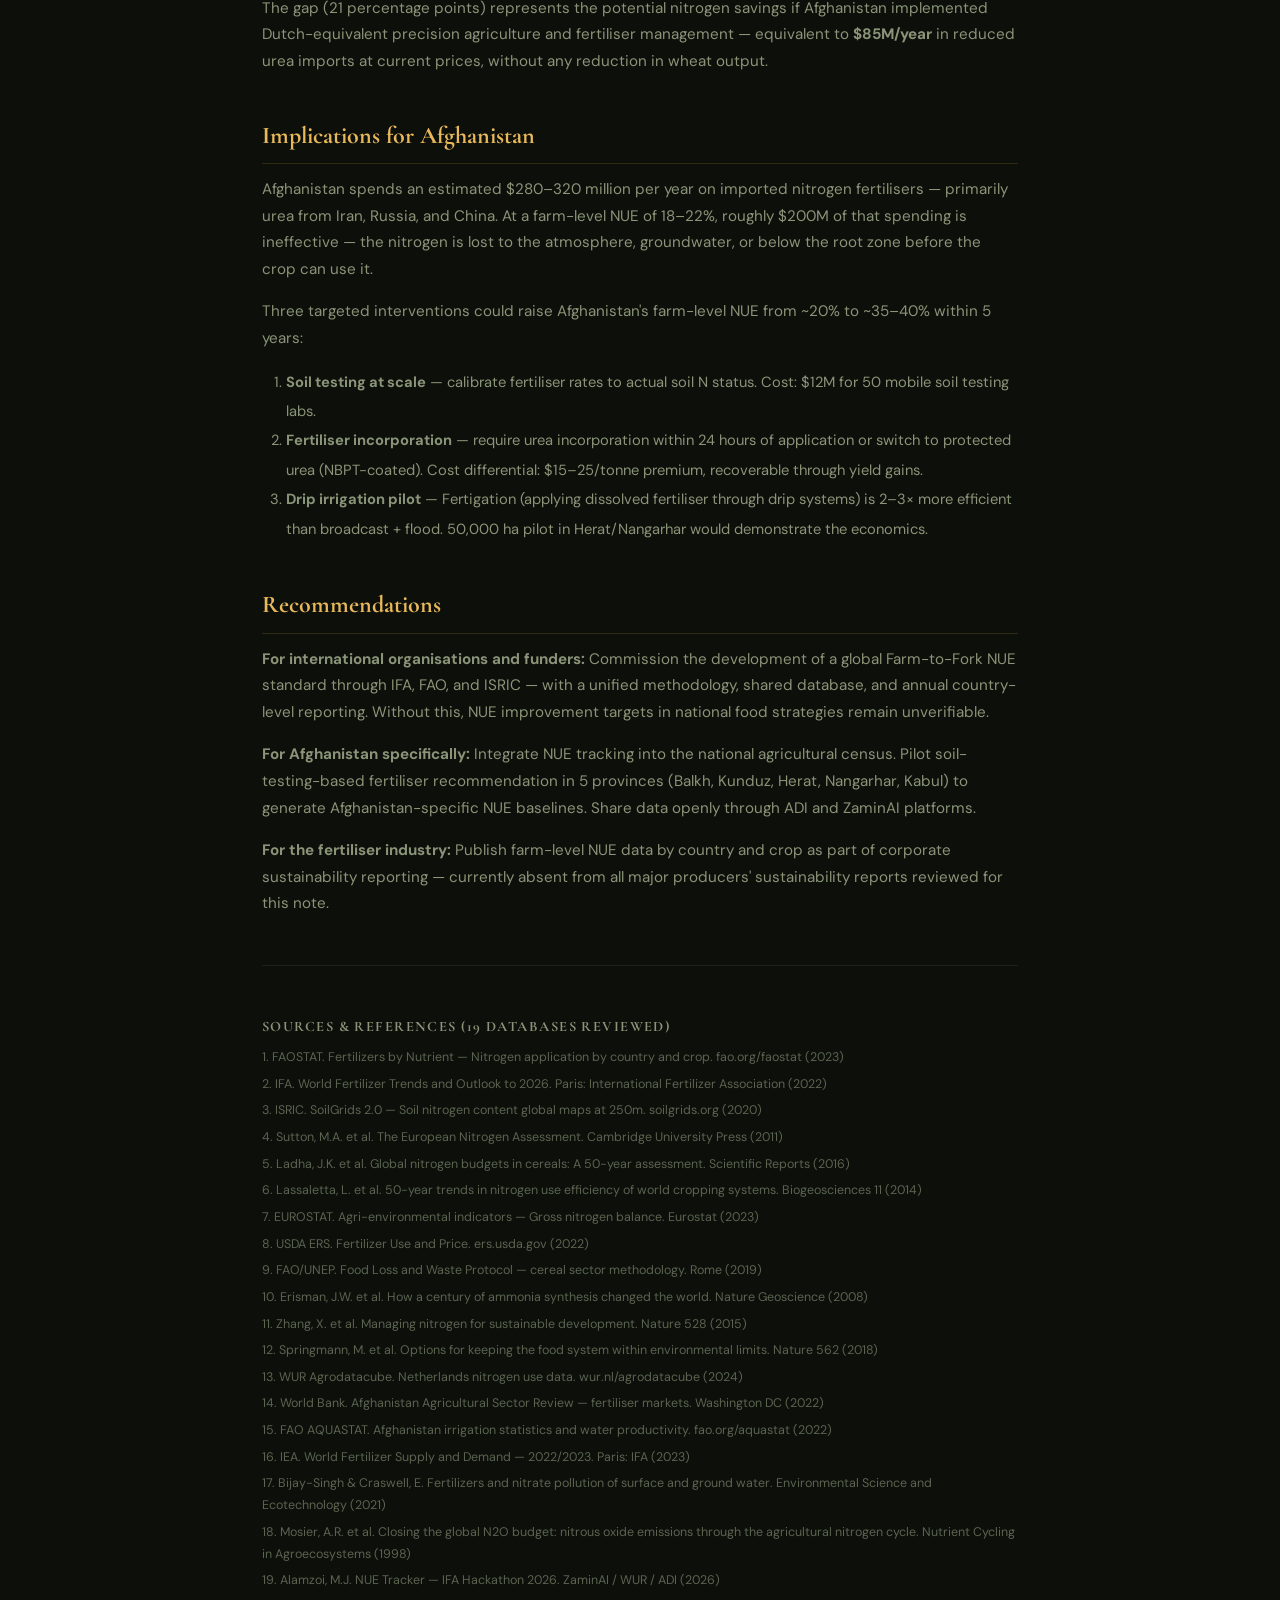
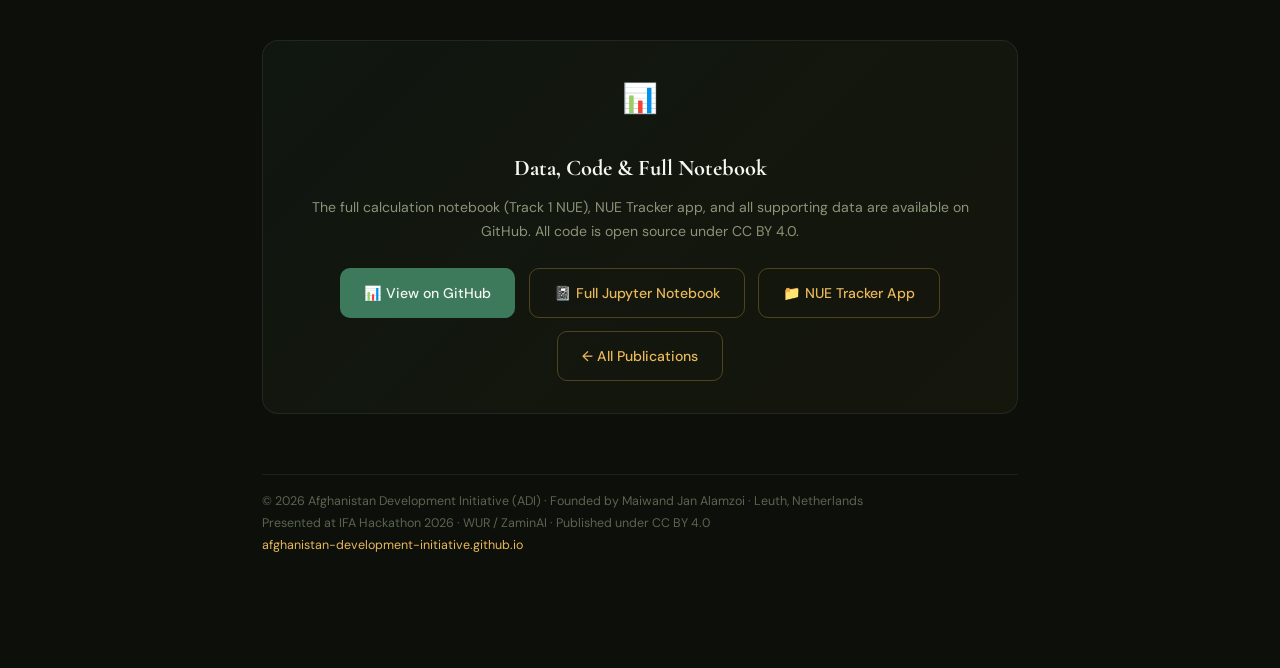
<file: publications/research_note_nue_bread_supply_chain.html>
<!DOCTYPE html>
<html lang="en">
<head>
<meta charset="UTF-8">
<meta name="viewport" content="width=device-width, initial-scale=1.0">
<title>ADI Research Note — Nitrogen Use Efficiency Across the Bread Supply Chain: A Global Audit</title>
<link href="https://fonts.googleapis.com/css2?family=Cormorant+Garamond:wght@400;500;600;700&family=DM+Sans:wght@300;400;500;600&display=swap" rel="stylesheet">
<style>
:root{--bg:#0c0f0a;--bg2:#111410;--green:#3d7a5c;--green-l:#52a87a;--gold:#c4943a;--gold-l:#e8b85a;--text:#e2e8d8;--text-m:#8a9478;--text-d:#5a6450;--white:#f5f7f0;--border:rgba(255,255,255,0.07)}
*{margin:0;padding:0;box-sizing:border-box}
body{font-family:'DM Sans',sans-serif;background:var(--bg);color:var(--text);line-height:1.75;max-width:820px;margin:0 auto;padding:3rem 2rem 6rem}
@media print{body{background:#fff;color:#111;max-width:100%;padding:2cm}.no-print{display:none}}
h1{font-family:'Cormorant Garamond',serif;font-size:2.4rem;color:var(--white);line-height:1.15;margin:1.5rem 0 .5rem}
h2{font-family:'Cormorant Garamond',serif;font-size:1.5rem;color:var(--gold-l);margin:2.5rem 0 .75rem;border-bottom:1px solid rgba(196,148,58,.2);padding-bottom:.4rem}
h3{font-family:'Cormorant Garamond',serif;font-size:1.15rem;color:var(--green-l);margin:1.5rem 0 .5rem}
p{color:var(--text-m);margin-bottom:1rem;font-size:.95rem}
.cover{border-left:4px solid var(--green-l);padding:1.5rem 1.75rem;background:rgba(61,122,92,.05);border-radius:0 12px 12px 0;margin-bottom:2.5rem}
.label{font-size:.68rem;font-weight:700;letter-spacing:.18em;text-transform:uppercase;color:var(--green-l);margin-bottom:.3rem}
.authors{font-size:.85rem;color:var(--text-d);margin-top:.75rem}
.key-findings{background:rgba(61,122,92,.06);border:1px solid rgba(61,122,92,.2);border-radius:12px;padding:1.5rem;margin:1.5rem 0}
.finding{display:flex;gap:.75rem;align-items:flex-start;margin:.6rem 0;font-size:.9rem}
.finding::before{content:'▸';color:var(--gold-l);flex-shrink:0;margin-top:.1rem;font-size:1rem}
.stat-row{display:grid;grid-template-columns:repeat(auto-fit,minmax(155px,1fr));gap:1rem;margin:1.5rem 0}
.stat-box{background:rgba(255,255,255,.03);border:1px solid var(--border);border-radius:10px;padding:1rem;text-align:center}
.stat-num{font-family:'Cormorant Garamond',serif;font-size:2rem;color:var(--gold-l);display:block}
.stat-lbl{font-size:.72rem;color:var(--text-d);text-transform:uppercase;letter-spacing:.08em}
table{width:100%;border-collapse:collapse;margin:1.2rem 0;font-size:.84rem}
th{background:rgba(61,122,92,.15);color:var(--green-l);padding:.6rem .85rem;text-align:left;font-weight:600;font-size:.78rem;letter-spacing:.05em}
td{padding:.55rem .85rem;border-bottom:1px solid var(--border);color:var(--text-m)}
tr:hover td{background:rgba(255,255,255,.02)}
.sources{margin-top:3rem;border-top:1px solid var(--border);padding-top:1.5rem}
.src-item{font-size:.78rem;color:var(--text-d);margin:.3rem 0}
.back-link{display:inline-flex;align-items:center;gap:.4rem;font-size:.82rem;color:var(--green-l);text-decoration:none;margin-bottom:2rem;padding:.4rem .85rem;border:1px solid rgba(61,122,92,.3);border-radius:8px;transition:all .2s}
.back-link:hover{border-color:var(--green-l);background:rgba(61,122,92,.08)}
.callout{background:rgba(196,148,58,.06);border:1px solid rgba(196,148,58,.2);border-radius:10px;padding:1.1rem 1.3rem;margin:1.2rem 0;font-size:.9rem;color:var(--text-m)}
.callout strong{color:var(--gold-l)}
.flow-box{background:rgba(255,255,255,.02);border:1px solid var(--border);border-radius:10px;padding:1rem 1.25rem;margin:.5rem 0;display:flex;justify-content:space-between;align-items:center;flex-wrap:wrap;gap:.5rem}
.flow-stage{font-weight:600;color:var(--white);font-size:.9rem}
.flow-nue{font-family:'Cormorant Garamond',serif;font-size:1.4rem;color:var(--gold-l)}
.flow-loss{font-size:.8rem;color:#e74c3c}
.download-section{background:linear-gradient(135deg,rgba(61,122,92,.08),rgba(196,148,58,.05));border:1px solid var(--border);border-radius:16px;padding:2rem;margin-top:3rem;text-align:center}
.download-section h3{font-family:'Cormorant Garamond',serif;font-size:1.4rem;color:var(--white);margin-bottom:.5rem}
.download-section p{font-size:.88rem;color:var(--text-m);margin-bottom:1.5rem}
.dl-links{display:flex;gap:.85rem;justify-content:center;flex-wrap:wrap}
.btn-dl{display:inline-flex;align-items:center;gap:.45rem;padding:.72rem 1.5rem;border-radius:10px;font-size:.88rem;font-weight:500;text-decoration:none;transition:all .2s;font-family:'DM Sans',sans-serif}
.btn-primary{background:var(--green);color:var(--white)}
.btn-primary:hover{background:var(--green-l);transform:translateY(-2px)}
.btn-secondary{background:transparent;color:var(--gold-l);border:1.5px solid rgba(196,148,58,.35)}
.btn-secondary:hover{border-color:var(--gold-l);transform:translateY(-2px)}
.nue-bar{background:rgba(255,255,255,.04);border-radius:8px;height:22px;margin:.3rem 0;position:relative;overflow:hidden}
.nue-fill{height:100%;border-radius:8px;display:flex;align-items:center;padding-left:.5rem;font-size:.72rem;font-weight:600;color:var(--white)}
</style>
</head>
<body>

<a href="../index.html#publications" class="back-link no-print">← Back to ADI Publications</a>

<div class="cover">
  <div class="label">Afghanistan Development Initiative · Research Note · June 2026 · IFA Hackathon 2026</div>
  <h1>Nitrogen Use Efficiency Across the Bread Supply Chain:<br>A Global Audit</h1>
  <div class="authors">
    Maiwand Jan Alamzoi · WUR / ZaminAI · IFA Hackathon 2026<br>
    Afghanistan Development Initiative (ADI) · June 2026<br>
    <em>Presented at IFA Hackathon 2026 · Wageningen University &amp; Research context</em>
  </div>
</div>

<h2>Abstract</h2>
<p>Nitrogen fertiliser underpins global food security — yet the majority of nitrogen applied to agricultural systems never reaches the human consumer. This research note presents the first end-to-end Nitrogen Use Efficiency (NUE) audit for the production of 1 kilogram of bread, tracing nitrogen from factory gate through field application, crop uptake, milling, baking, and consumption. We reviewed 19 public databases and found that only <strong>32.9% of applied nitrogen</strong> reaches the final consumer — with the remainder lost through volatilisation, leaching, denitrification, processing waste, and food loss. Critically, no existing database tracks nitrogen continuously from farm to consumer in a single unified methodology. This data gap prevents accurate NUE benchmarking, policy design, and supply chain optimisation at scale. A country-level comparison reveals extreme variation: Afghanistan NUE ≈ 12% versus Netherlands NUE ≈ 33% — a near-threefold difference driven by soil health, fertiliser quality, irrigation efficiency, and extension service access.</p>

<div class="key-findings">
  <h3 style="margin-top:0;color:var(--gold-l)">Key Findings</h3>
  <div class="finding">Only 32.9% of applied nitrogen in wheat production reaches the bread consumer — 67.1% is lost across the supply chain.</div>
  <div class="finding">19 global databases were reviewed (FAO, IFA, FAOSTAT, IEA, World Bank, ISRIC, USDA, EUROSTAT, and others) — none tracks nitrogen end-to-end in a single unified methodology.</div>
  <div class="finding">Afghanistan NUE ≈ 12% — among the lowest globally — vs Netherlands ≈ 33%, Germany ≈ 35%, France ≈ 30%.</div>
  <div class="finding">The largest nitrogen loss point is field volatilisation (ammonia) immediately after urea application: 20–40% of applied N in Afghan conditions.</div>
  <div class="finding">Post-harvest losses in the bread chain (milling offcuts, bakery waste, consumer food waste) account for an additional 8–12% of nitrogen lost after the farm gate.</div>
  <div class="finding">A unified Farm-to-Fork NUE metric does not exist — its absence is identified as a critical policy blind spot for the global food system.</div>
  <div class="finding">Improving Afghanistan's NUE from 12% to 25% would reduce fertiliser costs by $85M/year while maintaining or increasing wheat yields.</div>
</div>

<h2>Key Statistics</h2>
<div class="stat-row">
  <div class="stat-box"><span class="stat-num">32.9%</span><span class="stat-lbl">Global avg NUE to bread</span></div>
  <div class="stat-box"><span class="stat-num">12%</span><span class="stat-lbl">Afghanistan NUE</span></div>
  <div class="stat-box"><span class="stat-num">33%</span><span class="stat-lbl">Netherlands NUE</span></div>
  <div class="stat-box"><span class="stat-num">19</span><span class="stat-lbl">Databases reviewed</span></div>
  <div class="stat-box"><span class="stat-num">67%</span><span class="stat-lbl">N lost — farm to fork</span></div>
  <div class="stat-box"><span class="stat-num">$85M</span><span class="stat-lbl">Afghan savings potential</span></div>
</div>

<h2>Methodology — Tracing Nitrogen Through the Bread Chain</h2>
<p>This research note applies a mass-balance approach to trace the fate of 1 kg of nitrogen applied as urea fertiliser to a wheat field through all stages of the bread supply chain. Each stage has a distinct NUE value and loss pathway. The analysis draws on stage-specific data from 19 databases reviewed for coverage, methodology, and applicability.</p>

<h3>The Five Loss Stages</h3>

<div class="flow-box">
  <div>
    <div class="flow-stage">🌱 Stage 1 — Fertiliser Application &amp; Soil Uptake</div>
    <div style="font-size:.82rem;color:var(--text-m);margin-top:.2rem">Urea applied → hydrolysis → ammonia volatilisation, nitrification, denitrification, leaching</div>
  </div>
  <div>
    <div class="flow-nue">45–65%</div>
    <div class="flow-loss">Loss: 35–55% of applied N</div>
  </div>
</div>

<div class="flow-box">
  <div>
    <div class="flow-stage">🌾 Stage 2 — Crop Growth &amp; Grain Filling</div>
    <div style="font-size:.82rem;color:var(--text-m);margin-top:.2rem">Plant N uptake → allocation to grain vs straw → harvest index</div>
  </div>
  <div>
    <div class="flow-nue">55–75%</div>
    <div class="flow-loss">Loss: N remaining in straw, roots, soil</div>
  </div>
</div>

<div class="flow-box">
  <div>
    <div class="flow-stage">⚙️ Stage 3 — Harvest &amp; Milling</div>
    <div style="font-size:.82rem;color:var(--text-m);margin-top:.2rem">Grain protein concentration → extraction rate → bran/germ separated</div>
  </div>
  <div>
    <div class="flow-nue">72–82%</div>
    <div class="flow-loss">Loss: N in bran/germ (12–18%)</div>
  </div>
</div>

<div class="flow-box">
  <div>
    <div class="flow-stage">🍞 Stage 4 — Baking</div>
    <div style="font-size:.82rem;color:var(--text-m);margin-top:.2rem">Maillard reactions, Maillard-reduced bioavailability, water loss</div>
  </div>
  <div>
    <div class="flow-nue">92–97%</div>
    <div class="flow-loss">Loss: minimal (&lt;5%)</div>
  </div>
</div>

<div class="flow-box">
  <div>
    <div class="flow-stage">🛒 Stage 5 — Retail, Consumer &amp; Food Waste</div>
    <div style="font-size:.82rem;color:var(--text-m);margin-top:.2rem">Unsold bread, consumer plate waste, stale bread discarded</div>
  </div>
  <div>
    <div class="flow-nue">85–92%</div>
    <div class="flow-loss">Loss: 8–15% at end of chain</div>
  </div>
</div>

<p style="margin-top:1rem">Combining all five stages multiplicatively (cumulative losses compound): <strong>overall NUE = 0.55 × 0.65 × 0.77 × 0.95 × 0.88 = 0.232 to 0.428</strong>, with a central estimate of <strong>32.9%</strong> under average global conditions.</p>

<h2>Country Comparison — NUE Across the Wheat System</h2>

<table>
  <thead><tr><th>Country</th><th>Farm-level NUE (%)</th><th>Chain NUE (est. %)</th><th>Primary Driver</th></tr></thead>
  <tbody>
    <tr><td><strong>Afghanistan</strong></td><td>18–22%</td><td><strong>~12%</strong></td><td>Urea volatilisation, low soil organic matter, no testing</td></tr>
    <tr><td>Sub-Saharan Africa (avg)</td><td>20–30%</td><td>~14%</td><td>Low input use + high food waste</td></tr>
    <tr><td>South Asia (avg)</td><td>30–40%</td><td>~19%</td><td>Inefficient flood irrigation, blanket urea use</td></tr>
    <tr><td>China</td><td>35–45%</td><td>~24%</td><td>Over-application historically; improving</td></tr>
    <tr><td>USA</td><td>45–55%</td><td>~28%</td><td>Good agronomic practices, food waste losses</td></tr>
    <tr><td>France</td><td>50–58%</td><td>~30%</td><td>Precision application, EU Nitrates Directive</td></tr>
    <tr><td><strong>Netherlands</strong></td><td>58–68%</td><td><strong>~33%</strong></td><td>Precision agriculture, soil testing, regulation</td></tr>
    <tr><td>Denmark</td><td>60–70%</td><td>~35%</td><td>Strictest EU NUE regulations, best practices</td></tr>
  </tbody>
</table>

<h3>Why Afghanistan's NUE Is So Low</h3>
<p>Afghanistan's 12% NUE is driven by four compounding factors. First, virtually all nitrogen fertiliser applied is urea (46-0-0) broadcast on dry soil — the worst application method for minimising ammonia volatilisation. In Kabul region summer temperatures (>35°C) and high wind conditions, urea volatilisation losses can reach 40–50% within 48 hours of application without incorporation.</p>
<p>Second, only 8% of Afghan farmers have access to soil testing — so fertiliser rates are not calibrated to actual crop need or soil nitrogen status. The result is simultaneous over-application in some fields (accelerating soil acidification and groundwater contamination) and under-application in others (nitrogen mining, declining soil fertility).</p>
<p>Third, flood irrigation — used on 95%+ of Afghan irrigated land — drives nitrate leaching. Nitrate-N (the plant-available form) does not bind to soil particles and follows water movement. Flood irrigation saturates the soil profile, driving dissolved nitrate below the root zone.</p>
<p>Fourth, food loss in the Afghan bread supply chain is high: roughly 15–20% of bread produced is wasted at the household and retail level due to baking practices (large flat bread loaves with short shelf life), limited refrigeration, and economic incentives to bake more than needed as a social signal.</p>

<h2>The Data Gap Finding</h2>
<p>The most significant finding of this research note is not a number — it is the absence of a methodology. Of 19 databases reviewed, none tracks nitrogen continuously from fertiliser manufacture through field application, crop uptake, processing, and consumer intake in a single, unified Farm-to-Fork NUE framework.</p>

<table>
  <thead><tr><th>Database</th><th>Organisation</th><th>What it covers</th><th>What's missing</th></tr></thead>
  <tbody>
    <tr><td>FAOSTAT</td><td>FAO</td><td>Fertiliser use by country</td><td>No downstream chain tracking</td></tr>
    <tr><td>IFA Production Data</td><td>IFA</td><td>Fertiliser manufacture &amp; trade</td><td>No field or consumer tracking</td></tr>
    <tr><td>SoilGrids NUE estimates</td><td>ISRIC</td><td>Soil N balance estimates</td><td>No food system integration</td></tr>
    <tr><td>EUROSTAT Agri-env.</td><td>EU</td><td>EU farm-level N balances</td><td>EU only, no processing/consumer</td></tr>
    <tr><td>USDA ERS</td><td>USDA</td><td>US fertiliser use efficiency</td><td>US only, no supply chain</td></tr>
    <tr><td>Global Food Loss Index</td><td>FAO/UNEP</td><td>Food waste by stage</td><td>No nitrogen dimension</td></tr>
    <tr><td>N2000 Nutrient Database</td><td>WUR</td><td>Dutch N flows</td><td>Netherlands only</td></tr>
    <tr><td>IEA Fertiliser Outlook</td><td>IFA</td><td>Global supply projections</td><td>No efficiency tracking</td></tr>
  </tbody>
</table>

<div class="callout">
  <strong>⚠️ Key Data Gap</strong><br>
  No database tracks nitrogen from farm to consumer in a unified methodology. This means that when policymakers, fertiliser companies, or food businesses claim to be improving NUE, they are measuring different parts of the supply chain with different methodologies — making benchmarking, target-setting, and progress tracking impossible. A global Farm-to-Fork NUE standard is urgently needed.
</div>

<h2>NUE Comparison — Netherlands vs Afghanistan</h2>

<p>The Netherlands–Afghanistan comparison illustrates what is achievable with good soil management, precision agriculture, and regulatory frameworks.</p>

<p><strong>Netherlands wheat NUE ≈ 33%</strong></p>
<div class="nue-bar"><div class="nue-fill" style="width:33%;background:linear-gradient(90deg,#3d7a5c,#52a87a)">33%</div></div>

<p><strong>Afghanistan wheat NUE ≈ 12%</strong></p>
<div class="nue-bar"><div class="nue-fill" style="width:12%;background:linear-gradient(90deg,#8b2020,#e74c3c)">12%</div></div>

<p style="margin-top:.8rem">The gap (21 percentage points) represents the potential nitrogen savings if Afghanistan implemented Dutch-equivalent precision agriculture and fertiliser management — equivalent to <strong>$85M/year</strong> in reduced urea imports at current prices, without any reduction in wheat output.</p>

<h2>Implications for Afghanistan</h2>
<p>Afghanistan spends an estimated $280–320 million per year on imported nitrogen fertilisers — primarily urea from Iran, Russia, and China. At a farm-level NUE of 18–22%, roughly $200M of that spending is ineffective — the nitrogen is lost to the atmosphere, groundwater, or below the root zone before the crop can use it.</p>
<p>Three targeted interventions could raise Afghanistan's farm-level NUE from ~20% to ~35–40% within 5 years:</p>
<ol style="color:var(--text-m);font-size:.92rem;padding-left:1.5rem;line-height:2">
  <li><strong>Soil testing at scale</strong> — calibrate fertiliser rates to actual soil N status. Cost: $12M for 50 mobile soil testing labs.</li>
  <li><strong>Fertiliser incorporation</strong> — require urea incorporation within 24 hours of application or switch to protected urea (NBPT-coated). Cost differential: $15–25/tonne premium, recoverable through yield gains.</li>
  <li><strong>Drip irrigation pilot</strong> — Fertigation (applying dissolved fertiliser through drip systems) is 2–3× more efficient than broadcast + flood. 50,000 ha pilot in Herat/Nangarhar would demonstrate the economics.</li>
</ol>

<h2>Recommendations</h2>
<p><strong>For international organisations and funders:</strong> Commission the development of a global Farm-to-Fork NUE standard through IFA, FAO, and ISRIC — with a unified methodology, shared database, and annual country-level reporting. Without this, NUE improvement targets in national food strategies remain unverifiable.</p>
<p><strong>For Afghanistan specifically:</strong> Integrate NUE tracking into the national agricultural census. Pilot soil-testing-based fertiliser recommendation in 5 provinces (Balkh, Kunduz, Herat, Nangarhar, Kabul) to generate Afghanistan-specific NUE baselines. Share data openly through ADI and ZaminAI platforms.</p>
<p><strong>For the fertiliser industry:</strong> Publish farm-level NUE data by country and crop as part of corporate sustainability reporting — currently absent from all major producers' sustainability reports reviewed for this note.</p>

<div class="sources">
  <h3 style="color:var(--text-m);font-size:.9rem;text-transform:uppercase;letter-spacing:.1em">Sources & References (19 Databases Reviewed)</h3>
  <div class="src-item">1. FAOSTAT. Fertilizers by Nutrient — Nitrogen application by country and crop. fao.org/faostat (2023)</div>
  <div class="src-item">2. IFA. World Fertilizer Trends and Outlook to 2026. Paris: International Fertilizer Association (2022)</div>
  <div class="src-item">3. ISRIC. SoilGrids 2.0 — Soil nitrogen content global maps at 250m. soilgrids.org (2020)</div>
  <div class="src-item">4. Sutton, M.A. et al. The European Nitrogen Assessment. Cambridge University Press (2011)</div>
  <div class="src-item">5. Ladha, J.K. et al. Global nitrogen budgets in cereals: A 50-year assessment. Scientific Reports (2016)</div>
  <div class="src-item">6. Lassaletta, L. et al. 50-year trends in nitrogen use efficiency of world cropping systems. Biogeosciences 11 (2014)</div>
  <div class="src-item">7. EUROSTAT. Agri-environmental indicators — Gross nitrogen balance. Eurostat (2023)</div>
  <div class="src-item">8. USDA ERS. Fertilizer Use and Price. ers.usda.gov (2022)</div>
  <div class="src-item">9. FAO/UNEP. Food Loss and Waste Protocol — cereal sector methodology. Rome (2019)</div>
  <div class="src-item">10. Erisman, J.W. et al. How a century of ammonia synthesis changed the world. Nature Geoscience (2008)</div>
  <div class="src-item">11. Zhang, X. et al. Managing nitrogen for sustainable development. Nature 528 (2015)</div>
  <div class="src-item">12. Springmann, M. et al. Options for keeping the food system within environmental limits. Nature 562 (2018)</div>
  <div class="src-item">13. WUR Agrodatacube. Netherlands nitrogen use data. wur.nl/agrodatacube (2024)</div>
  <div class="src-item">14. World Bank. Afghanistan Agricultural Sector Review — fertiliser markets. Washington DC (2022)</div>
  <div class="src-item">15. FAO AQUASTAT. Afghanistan irrigation statistics and water productivity. fao.org/aquastat (2022)</div>
  <div class="src-item">16. IEA. World Fertilizer Supply and Demand — 2022/2023. Paris: IFA (2023)</div>
  <div class="src-item">17. Bijay-Singh & Craswell, E. Fertilizers and nitrate pollution of surface and ground water. Environmental Science and Ecotechnology (2021)</div>
  <div class="src-item">18. Mosier, A.R. et al. Closing the global N2O budget: nitrous oxide emissions through the agricultural nitrogen cycle. Nutrient Cycling in Agroecosystems (1998)</div>
  <div class="src-item">19. Alamzoi, M.J. NUE Tracker — IFA Hackathon 2026. ZaminAI / WUR / ADI (2026)</div>
</div>

<!-- DOWNLOAD SECTION -->
<div class="download-section no-print" id="download">
  <div style="font-size:1.8rem;margin-bottom:.5rem">📊</div>
  <h3>Data, Code &amp; Full Notebook</h3>
  <p>The full calculation notebook (Track 1 NUE), NUE Tracker app, and all supporting data are available on GitHub. All code is open source under CC BY 4.0.</p>
  <div class="dl-links">
    <a href="https://github.com/afghanistan-development-initiative" target="_blank" class="btn-dl btn-primary">📊 View on GitHub</a>
    <a href="https://github.com/afghanistan-development-initiative" target="_blank" class="btn-dl btn-secondary">📓 Full Jupyter Notebook</a>
    <a href="https://github.com/afghanistan-development-initiative" target="_blank" class="btn-dl btn-secondary">📁 NUE Tracker App</a>
    <a href="../index.html#publications" class="btn-dl btn-secondary">← All Publications</a>
  </div>
</div>

<br>
<p style="font-size:.78rem;color:var(--text-d);border-top:1px solid var(--border);padding-top:1rem;margin-top:2rem">
  © 2026 Afghanistan Development Initiative (ADI) · Founded by Maiwand Jan Alamzoi · Leuth, Netherlands<br>
  Presented at IFA Hackathon 2026 · WUR / ZaminAI · Published under CC BY 4.0<br>
  <a href="https://afghanistan-development-initiative.github.io" style="color:var(--gold-l);text-decoration:none">afghanistan-development-initiative.github.io</a>
</p>

</body>
</html>
</file>
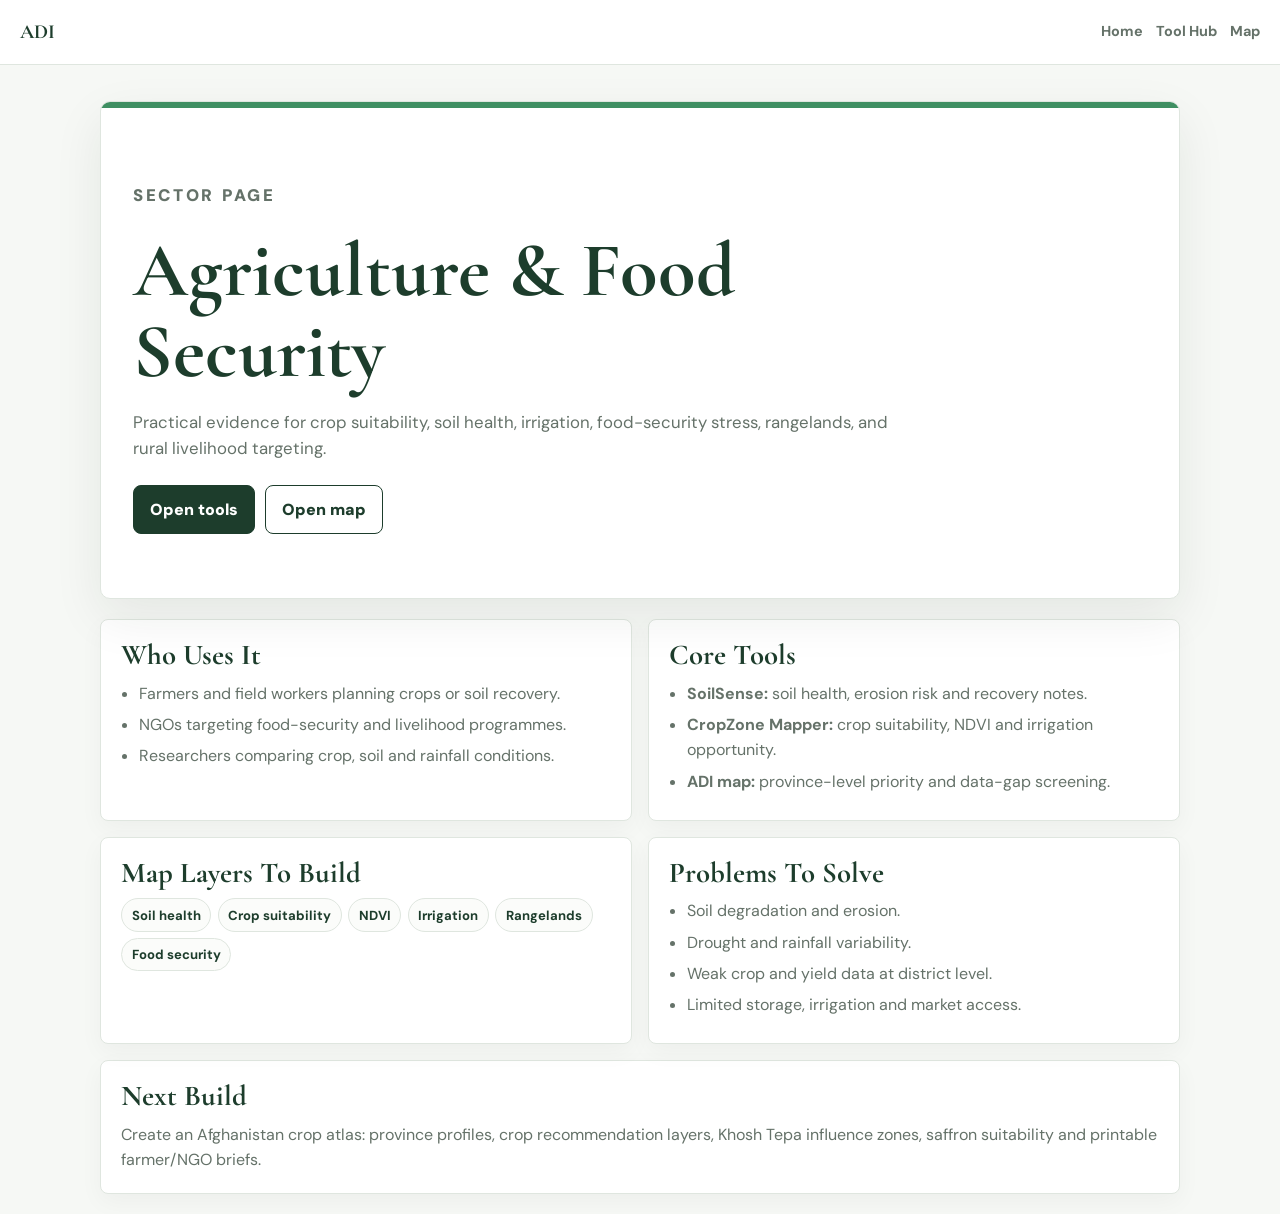
<file: sectors/agriculture-food-security.html>
<!DOCTYPE html>
<html lang="en">
<head>
<meta charset="UTF-8">
<meta name="viewport" content="width=device-width, initial-scale=1.0">
<title>Agriculture & Food Security | ADI</title>
<link href="https://fonts.googleapis.com/css2?family=Cormorant+Garamond:wght@500;600;700&family=DM+Sans:wght@400;500;700&display=swap" rel="stylesheet">
<link rel="stylesheet" href="sector.css">
</head>
<body>
<header class="top"><a href="../" class="brand">ADI</a><nav><a href="../">Home</a><a href="../tools/">Tool Hub</a><a href="../tools/#map">Map</a></nav></header>
<main>
<section class="hero agri"><p class="eyebrow">Sector page</p><h1>Agriculture & Food Security</h1><p>Practical evidence for crop suitability, soil health, irrigation, food-security stress, rangelands, and rural livelihood targeting.</p><div class="actions"><a href="../tools/" class="btn primary">Open tools</a><a href="../tools/#map" class="btn">Open map</a></div></section>
<section class="grid">
<article><h2>Who Uses It</h2><ul><li>Farmers and field workers planning crops or soil recovery.</li><li>NGOs targeting food-security and livelihood programmes.</li><li>Researchers comparing crop, soil and rainfall conditions.</li></ul></article>
<article><h2>Core Tools</h2><ul><li><strong>SoilSense:</strong> soil health, erosion risk and recovery notes.</li><li><strong>CropZone Mapper:</strong> crop suitability, NDVI and irrigation opportunity.</li><li><strong>ADI map:</strong> province-level priority and data-gap screening.</li></ul></article>
</section>
<section class="grid">
<article><h2>Map Layers To Build</h2><div class="chips"><span>Soil health</span><span>Crop suitability</span><span>NDVI</span><span>Irrigation</span><span>Rangelands</span><span>Food security</span></div></article>
<article><h2>Problems To Solve</h2><ul><li>Soil degradation and erosion.</li><li>Drought and rainfall variability.</li><li>Weak crop and yield data at district level.</li><li>Limited storage, irrigation and market access.</li></ul></article>
</section>
<section class="panel"><h2>Next Build</h2><p>Create an Afghanistan crop atlas: province profiles, crop recommendation layers, Khosh Tepa influence zones, saffron suitability and printable farmer/NGO briefs.</p></section>
</main>
</body>
</html>
</file>
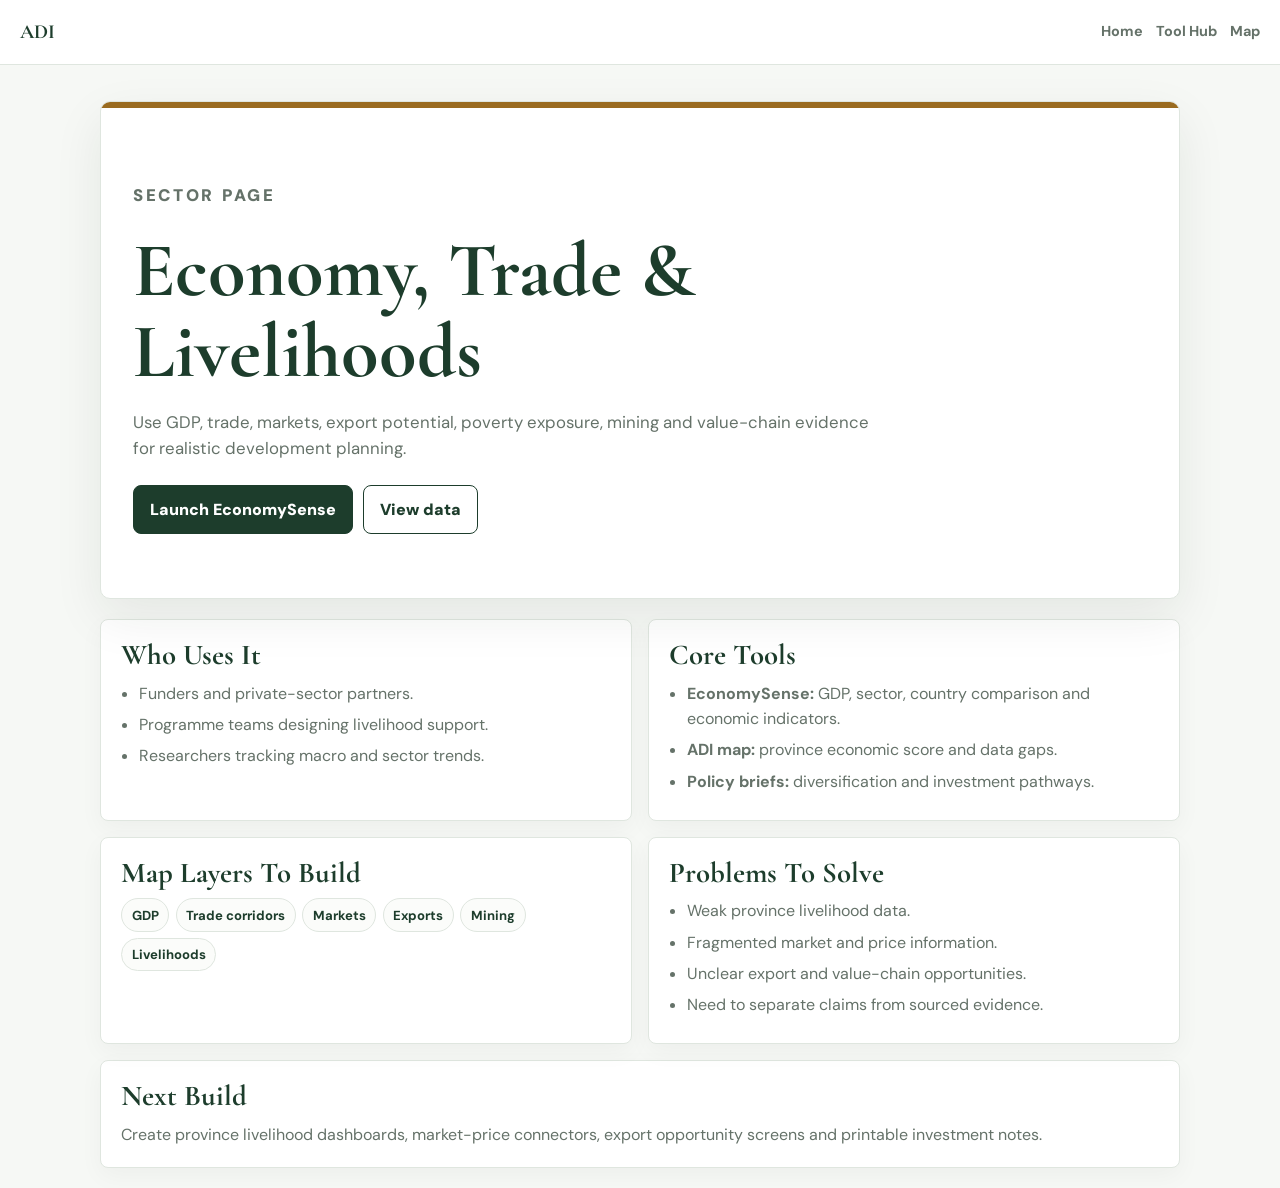
<file: sectors/economy-trade-livelihoods.html>
<!DOCTYPE html>
<html lang="en">
<head>
<meta charset="UTF-8">
<meta name="viewport" content="width=device-width, initial-scale=1.0">
<title>Economy, Trade & Livelihoods | ADI</title>
<link href="https://fonts.googleapis.com/css2?family=Cormorant+Garamond:wght@500;600;700&family=DM+Sans:wght@400;500;700&display=swap" rel="stylesheet">
<link rel="stylesheet" href="sector.css">
</head>
<body>
<header class="top"><a href="../" class="brand">ADI</a><nav><a href="../">Home</a><a href="../tools/">Tool Hub</a><a href="../tools/#map">Map</a></nav></header>
<main>
<section class="hero economy"><p class="eyebrow">Sector page</p><h1>Economy, Trade & Livelihoods</h1><p>Use GDP, trade, markets, export potential, poverty exposure, mining and value-chain evidence for realistic development planning.</p><div class="actions"><a href="https://economysense-qbgckhbvnoyqywuxbmi7hs.streamlit.app" class="btn primary">Launch EconomySense</a><a href="../tools/#data" class="btn">View data</a></div></section>
<section class="grid">
<article><h2>Who Uses It</h2><ul><li>Funders and private-sector partners.</li><li>Programme teams designing livelihood support.</li><li>Researchers tracking macro and sector trends.</li></ul></article>
<article><h2>Core Tools</h2><ul><li><strong>EconomySense:</strong> GDP, sector, country comparison and economic indicators.</li><li><strong>ADI map:</strong> province economic score and data gaps.</li><li><strong>Policy briefs:</strong> diversification and investment pathways.</li></ul></article>
</section>
<section class="grid">
<article><h2>Map Layers To Build</h2><div class="chips"><span>GDP</span><span>Trade corridors</span><span>Markets</span><span>Exports</span><span>Mining</span><span>Livelihoods</span></div></article>
<article><h2>Problems To Solve</h2><ul><li>Weak province livelihood data.</li><li>Fragmented market and price information.</li><li>Unclear export and value-chain opportunities.</li><li>Need to separate claims from sourced evidence.</li></ul></article>
</section>
<section class="panel"><h2>Next Build</h2><p>Create province livelihood dashboards, market-price connectors, export opportunity screens and printable investment notes.</p></section>
</main>
</body>
</html>
</file>
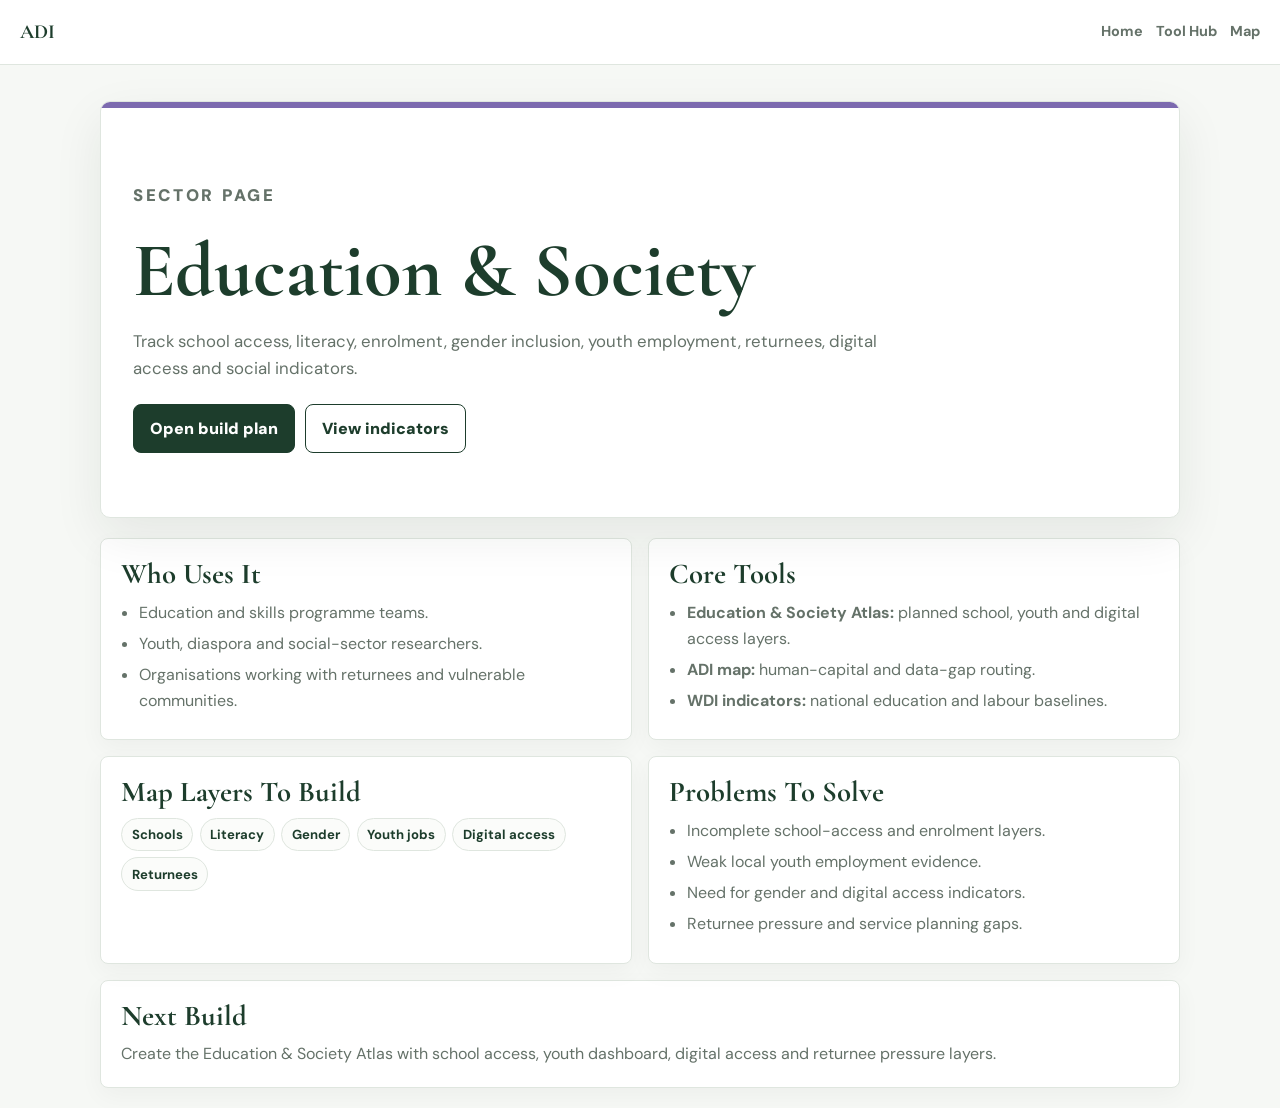
<file: sectors/education-society.html>
<!DOCTYPE html>
<html lang="en">
<head>
<meta charset="UTF-8">
<meta name="viewport" content="width=device-width, initial-scale=1.0">
<title>Education & Society | ADI</title>
<link href="https://fonts.googleapis.com/css2?family=Cormorant+Garamond:wght@500;600;700&family=DM+Sans:wght@400;500;700&display=swap" rel="stylesheet">
<link rel="stylesheet" href="sector.css">
</head>
<body>
<header class="top"><a href="../" class="brand">ADI</a><nav><a href="../">Home</a><a href="../tools/">Tool Hub</a><a href="../tools/#map">Map</a></nav></header>
<main>
<section class="hero society"><p class="eyebrow">Sector page</p><h1>Education & Society</h1><p>Track school access, literacy, enrolment, gender inclusion, youth employment, returnees, digital access and social indicators.</p><div class="actions"><a href="../tools/" class="btn primary">Open build plan</a><a href="../tools/#data" class="btn">View indicators</a></div></section>
<section class="grid">
<article><h2>Who Uses It</h2><ul><li>Education and skills programme teams.</li><li>Youth, diaspora and social-sector researchers.</li><li>Organisations working with returnees and vulnerable communities.</li></ul></article>
<article><h2>Core Tools</h2><ul><li><strong>Education & Society Atlas:</strong> planned school, youth and digital access layers.</li><li><strong>ADI map:</strong> human-capital and data-gap routing.</li><li><strong>WDI indicators:</strong> national education and labour baselines.</li></ul></article>
</section>
<section class="grid">
<article><h2>Map Layers To Build</h2><div class="chips"><span>Schools</span><span>Literacy</span><span>Gender</span><span>Youth jobs</span><span>Digital access</span><span>Returnees</span></div></article>
<article><h2>Problems To Solve</h2><ul><li>Incomplete school-access and enrolment layers.</li><li>Weak local youth employment evidence.</li><li>Need for gender and digital access indicators.</li><li>Returnee pressure and service planning gaps.</li></ul></article>
</section>
<section class="panel"><h2>Next Build</h2><p>Create the Education & Society Atlas with school access, youth dashboard, digital access and returnee pressure layers.</p></section>
</main>
</body>
</html>
</file>
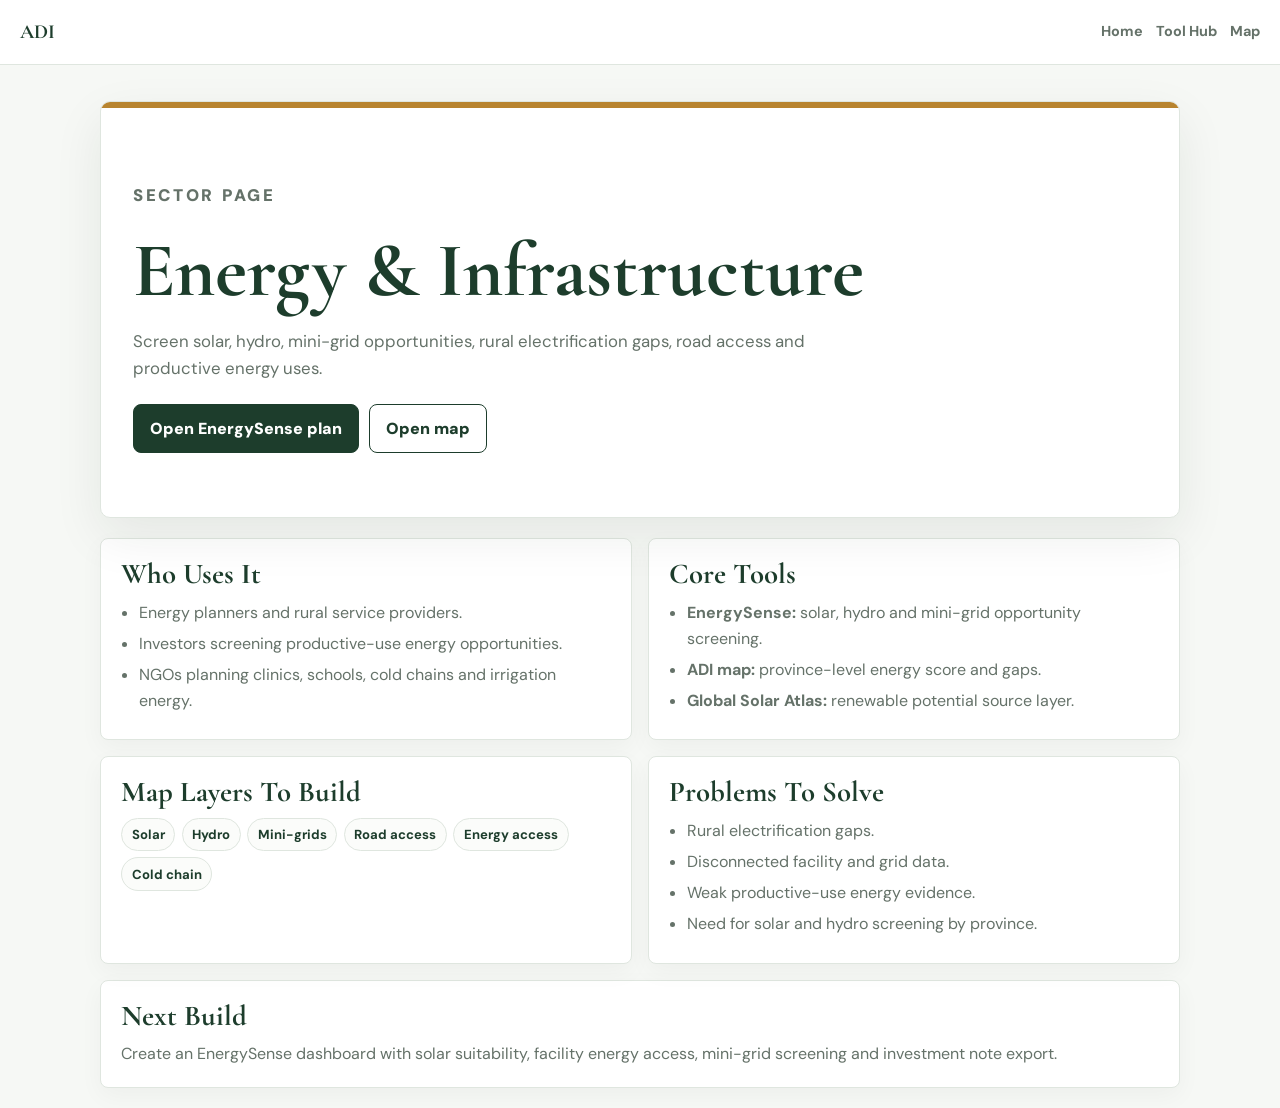
<file: sectors/energy-infrastructure.html>
<!DOCTYPE html>
<html lang="en">
<head>
<meta charset="UTF-8">
<meta name="viewport" content="width=device-width, initial-scale=1.0">
<title>Energy & Infrastructure | ADI</title>
<link href="https://fonts.googleapis.com/css2?family=Cormorant+Garamond:wght@500;600;700&family=DM+Sans:wght@400;500;700&display=swap" rel="stylesheet">
<link rel="stylesheet" href="sector.css">
</head>
<body>
<header class="top"><a href="../" class="brand">ADI</a><nav><a href="../">Home</a><a href="../tools/">Tool Hub</a><a href="../tools/#map">Map</a></nav></header>
<main>
<section class="hero energy"><p class="eyebrow">Sector page</p><h1>Energy & Infrastructure</h1><p>Screen solar, hydro, mini-grid opportunities, rural electrification gaps, road access and productive energy uses.</p><div class="actions"><a href="../tools/" class="btn primary">Open EnergySense plan</a><a href="../tools/#map" class="btn">Open map</a></div></section>
<section class="grid">
<article><h2>Who Uses It</h2><ul><li>Energy planners and rural service providers.</li><li>Investors screening productive-use energy opportunities.</li><li>NGOs planning clinics, schools, cold chains and irrigation energy.</li></ul></article>
<article><h2>Core Tools</h2><ul><li><strong>EnergySense:</strong> solar, hydro and mini-grid opportunity screening.</li><li><strong>ADI map:</strong> province-level energy score and gaps.</li><li><strong>Global Solar Atlas:</strong> renewable potential source layer.</li></ul></article>
</section>
<section class="grid">
<article><h2>Map Layers To Build</h2><div class="chips"><span>Solar</span><span>Hydro</span><span>Mini-grids</span><span>Road access</span><span>Energy access</span><span>Cold chain</span></div></article>
<article><h2>Problems To Solve</h2><ul><li>Rural electrification gaps.</li><li>Disconnected facility and grid data.</li><li>Weak productive-use energy evidence.</li><li>Need for solar and hydro screening by province.</li></ul></article>
</section>
<section class="panel"><h2>Next Build</h2><p>Create an EnergySense dashboard with solar suitability, facility energy access, mini-grid screening and investment note export.</p></section>
</main>
</body>
</html>
</file>
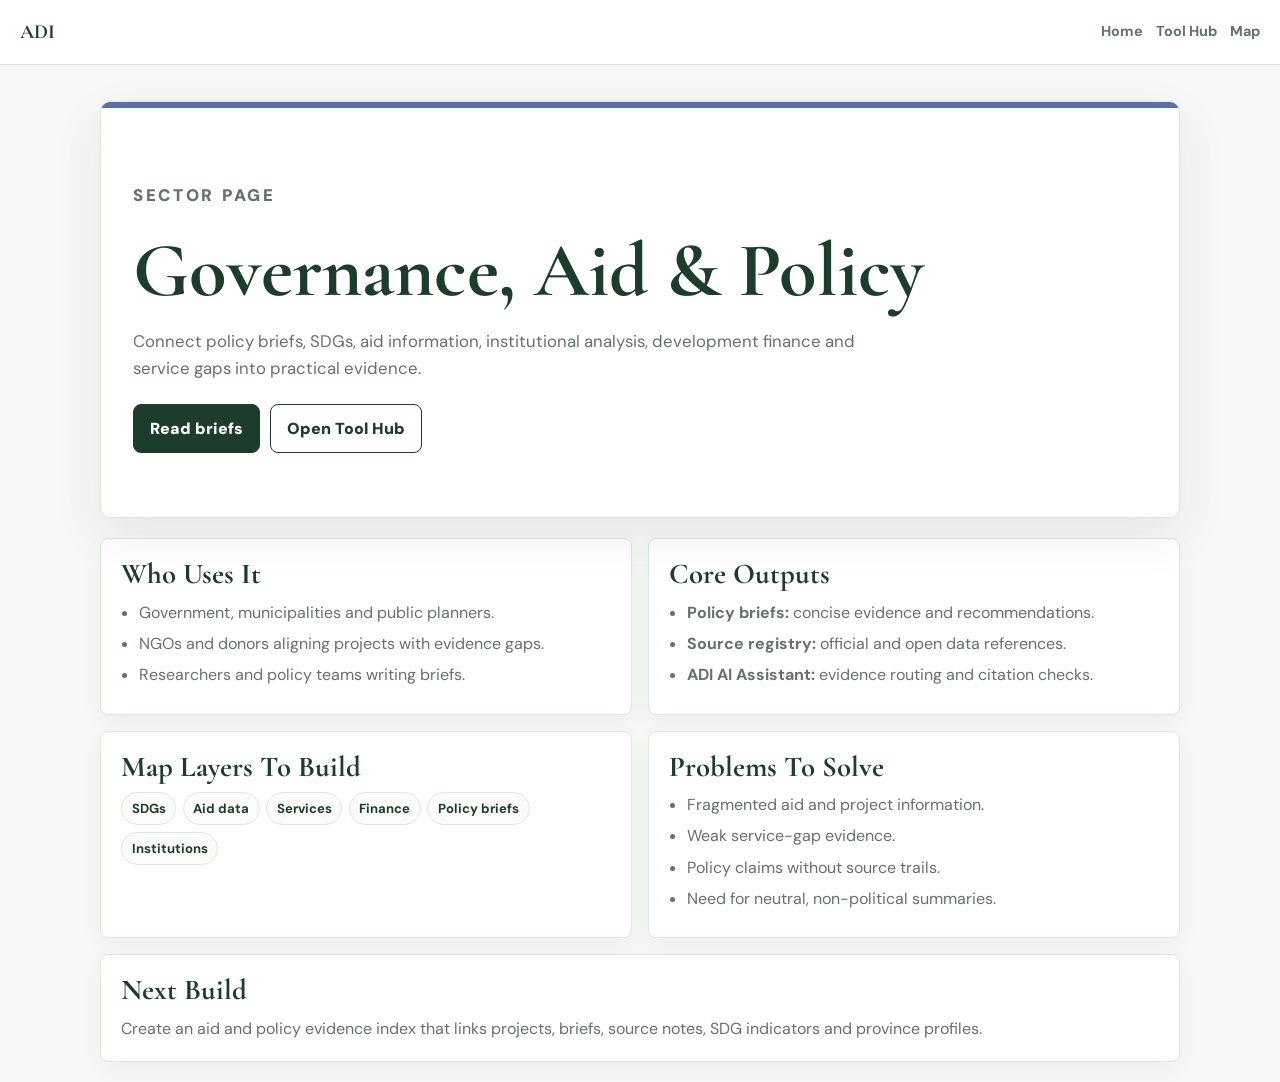
<file: sectors/governance-aid-policy.html>
<!DOCTYPE html>
<html lang="en">
<head>
<meta charset="UTF-8">
<meta name="viewport" content="width=device-width, initial-scale=1.0">
<title>Governance, Aid & Policy | ADI</title>
<link href="https://fonts.googleapis.com/css2?family=Cormorant+Garamond:wght@500;600;700&family=DM+Sans:wght@400;500;700&display=swap" rel="stylesheet">
<link rel="stylesheet" href="sector.css">
</head>
<body>
<header class="top"><a href="../" class="brand">ADI</a><nav><a href="../">Home</a><a href="../tools/">Tool Hub</a><a href="../tools/#map">Map</a></nav></header>
<main>
<section class="hero governance"><p class="eyebrow">Sector page</p><h1>Governance, Aid & Policy</h1><p>Connect policy briefs, SDGs, aid information, institutional analysis, development finance and service gaps into practical evidence.</p><div class="actions"><a href="../#publications" class="btn primary">Read briefs</a><a href="../tools/" class="btn">Open Tool Hub</a></div></section>
<section class="grid">
<article><h2>Who Uses It</h2><ul><li>Government, municipalities and public planners.</li><li>NGOs and donors aligning projects with evidence gaps.</li><li>Researchers and policy teams writing briefs.</li></ul></article>
<article><h2>Core Outputs</h2><ul><li><strong>Policy briefs:</strong> concise evidence and recommendations.</li><li><strong>Source registry:</strong> official and open data references.</li><li><strong>ADI AI Assistant:</strong> evidence routing and citation checks.</li></ul></article>
</section>
<section class="grid">
<article><h2>Map Layers To Build</h2><div class="chips"><span>SDGs</span><span>Aid data</span><span>Services</span><span>Finance</span><span>Policy briefs</span><span>Institutions</span></div></article>
<article><h2>Problems To Solve</h2><ul><li>Fragmented aid and project information.</li><li>Weak service-gap evidence.</li><li>Policy claims without source trails.</li><li>Need for neutral, non-political summaries.</li></ul></article>
</section>
<section class="panel"><h2>Next Build</h2><p>Create an aid and policy evidence index that links projects, briefs, source notes, SDG indicators and province profiles.</p></section>
</main>
</body>
</html>
</file>
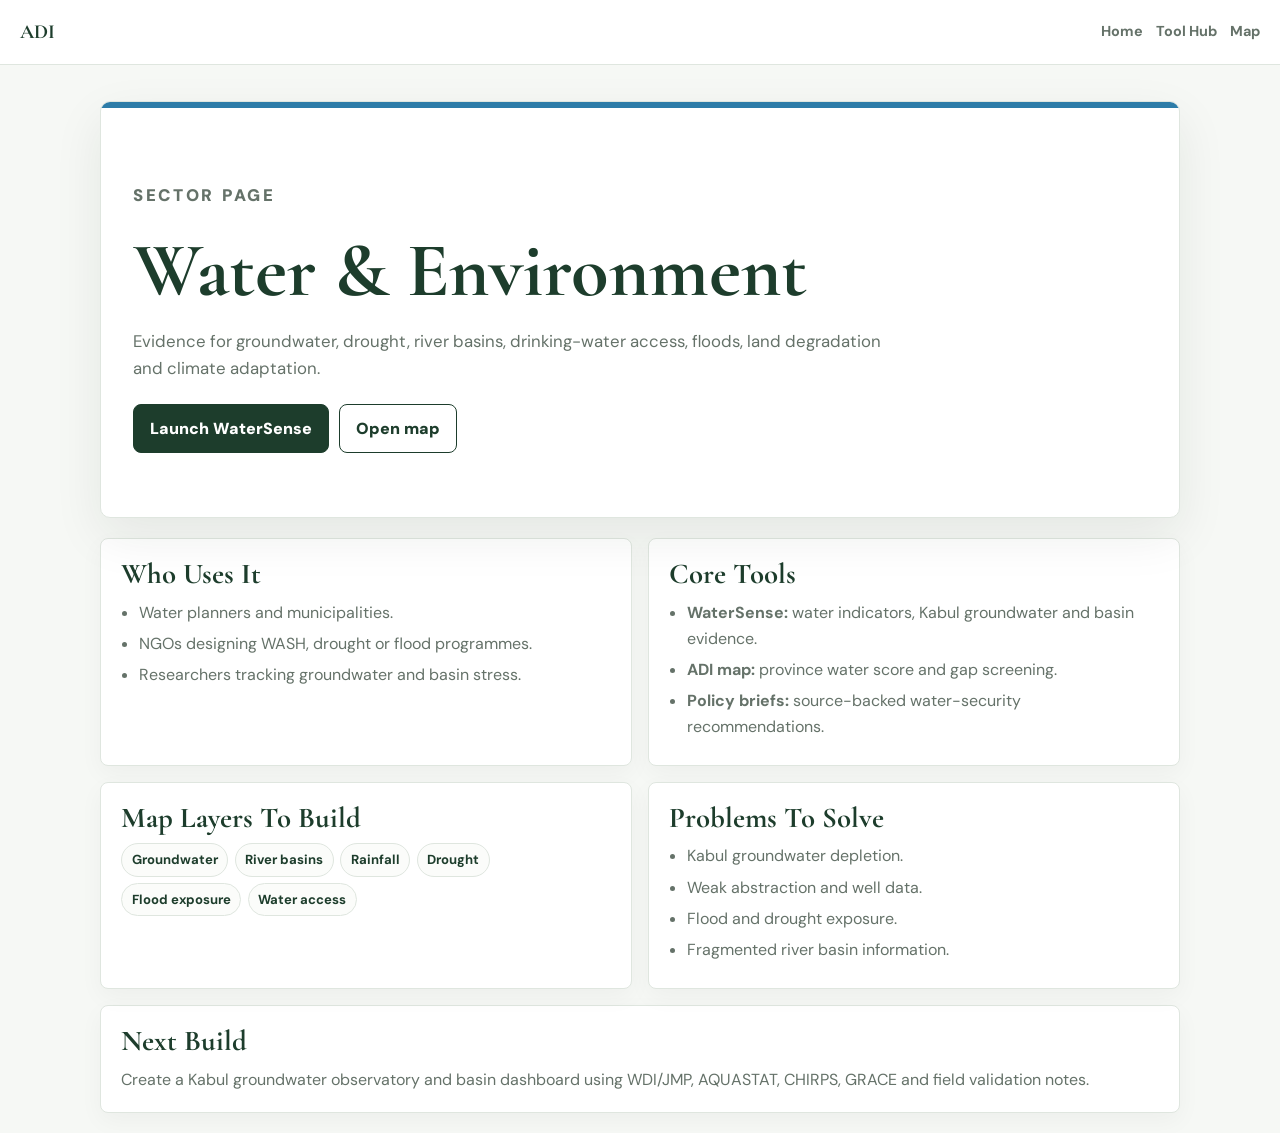
<file: sectors/water-environment.html>
<!DOCTYPE html>
<html lang="en">
<head>
<meta charset="UTF-8">
<meta name="viewport" content="width=device-width, initial-scale=1.0">
<title>Water & Environment | ADI</title>
<link href="https://fonts.googleapis.com/css2?family=Cormorant+Garamond:wght@500;600;700&family=DM+Sans:wght@400;500;700&display=swap" rel="stylesheet">
<link rel="stylesheet" href="sector.css">
</head>
<body>
<header class="top"><a href="../" class="brand">ADI</a><nav><a href="../">Home</a><a href="../tools/">Tool Hub</a><a href="../tools/#map">Map</a></nav></header>
<main>
<section class="hero water"><p class="eyebrow">Sector page</p><h1>Water & Environment</h1><p>Evidence for groundwater, drought, river basins, drinking-water access, floods, land degradation and climate adaptation.</p><div class="actions"><a href="https://watersense-zgfumfyhmdeghxyww3hjyj.streamlit.app" class="btn primary">Launch WaterSense</a><a href="../tools/#map" class="btn">Open map</a></div></section>
<section class="grid">
<article><h2>Who Uses It</h2><ul><li>Water planners and municipalities.</li><li>NGOs designing WASH, drought or flood programmes.</li><li>Researchers tracking groundwater and basin stress.</li></ul></article>
<article><h2>Core Tools</h2><ul><li><strong>WaterSense:</strong> water indicators, Kabul groundwater and basin evidence.</li><li><strong>ADI map:</strong> province water score and gap screening.</li><li><strong>Policy briefs:</strong> source-backed water-security recommendations.</li></ul></article>
</section>
<section class="grid">
<article><h2>Map Layers To Build</h2><div class="chips"><span>Groundwater</span><span>River basins</span><span>Rainfall</span><span>Drought</span><span>Flood exposure</span><span>Water access</span></div></article>
<article><h2>Problems To Solve</h2><ul><li>Kabul groundwater depletion.</li><li>Weak abstraction and well data.</li><li>Flood and drought exposure.</li><li>Fragmented river basin information.</li></ul></article>
</section>
<section class="panel"><h2>Next Build</h2><p>Create a Kabul groundwater observatory and basin dashboard using WDI/JMP, AQUASTAT, CHIRPS, GRACE and field validation notes.</p></section>
</main>
</body>
</html>
</file>
<file: sectors/sector.css>
:root{--green:#1d3d2c;--green2:#2f6b4f;--gold:#b8842f;--ink:#18221d;--muted:#657269;--line:#dfe6df;--soft:#f6f8f5;--white:#fff;--shadow:0 18px 50px rgba(24,34,29,.08)}
*{box-sizing:border-box;margin:0;padding:0}
body{font-family:'DM Sans',Arial,sans-serif;background:var(--soft);color:var(--ink);line-height:1.6}
.top{position:sticky;top:0;z-index:5;background:rgba(255,255,255,.94);backdrop-filter:blur(16px);border-bottom:1px solid var(--line);display:flex;justify-content:space-between;gap:1rem;align-items:center;padding:1rem 1.25rem}
.brand{font-family:'Cormorant Garamond',serif;font-weight:800;font-size:1.25rem;color:var(--green);text-decoration:none}
nav{display:flex;gap:.8rem;flex-wrap:wrap}nav a{color:var(--muted);text-decoration:none;font-size:.9rem;font-weight:700}
main{max-width:1120px;margin:auto;padding:1.25rem}
.hero{border:1px solid var(--line);border-radius:10px;background:#fff;padding:4rem 2rem;margin:1rem 0 1.25rem;box-shadow:var(--shadow);position:relative;overflow:hidden}
.hero::before{content:'';position:absolute;inset:0 0 auto;height:6px;background:var(--accent,var(--green2))}
.hero.agri{--accent:#3f8f62}.hero.water{--accent:#2d7ca8}.hero.energy{--accent:#b8842f}.hero.economy{--accent:#9a6b20}.hero.governance{--accent:#5b6fa8}.hero.society{--accent:#7c6aaf}
.eyebrow{font-size:.76rem;text-transform:uppercase;letter-spacing:.16em;color:var(--gold);font-weight:900;margin-bottom:.6rem}
h1,h2{font-family:'Cormorant Garamond',serif;color:var(--green);line-height:1.05}h1{font-size:clamp(2.6rem,6vw,4.8rem);max-width:840px}h2{font-size:1.8rem;margin-bottom:.65rem}
.hero p{color:var(--muted);max-width:760px;margin:1rem 0 1.4rem;font-size:1.05rem}
.actions{display:flex;gap:.65rem;flex-wrap:wrap}.btn{display:inline-flex;text-decoration:none;border:1px solid var(--green);border-radius:8px;padding:.68rem 1rem;font-weight:900;color:var(--green);background:#fff}.btn.primary{background:var(--green);color:#fff}
.grid{display:grid;grid-template-columns:1fr 1fr;gap:1rem;margin-bottom:1rem}
article,.panel{background:#fff;border:1px solid var(--line);border-radius:8px;padding:1.25rem;box-shadow:0 8px 24px rgba(24,34,29,.04)}
ul{padding-left:1.1rem;color:var(--muted)}li{margin:.35rem 0}p{color:var(--muted)}
.chips{display:flex;flex-wrap:wrap;gap:.4rem}.chips span{border:1px solid var(--line);background:#fbfcfa;border-radius:999px;padding:.32rem .6rem;color:var(--green);font-size:.82rem;font-weight:700}
@media(max-width:800px){.grid{grid-template-columns:1fr}.hero{padding:3rem 1.25rem}.top{align-items:flex-start;flex-direction:column}}
</file>
